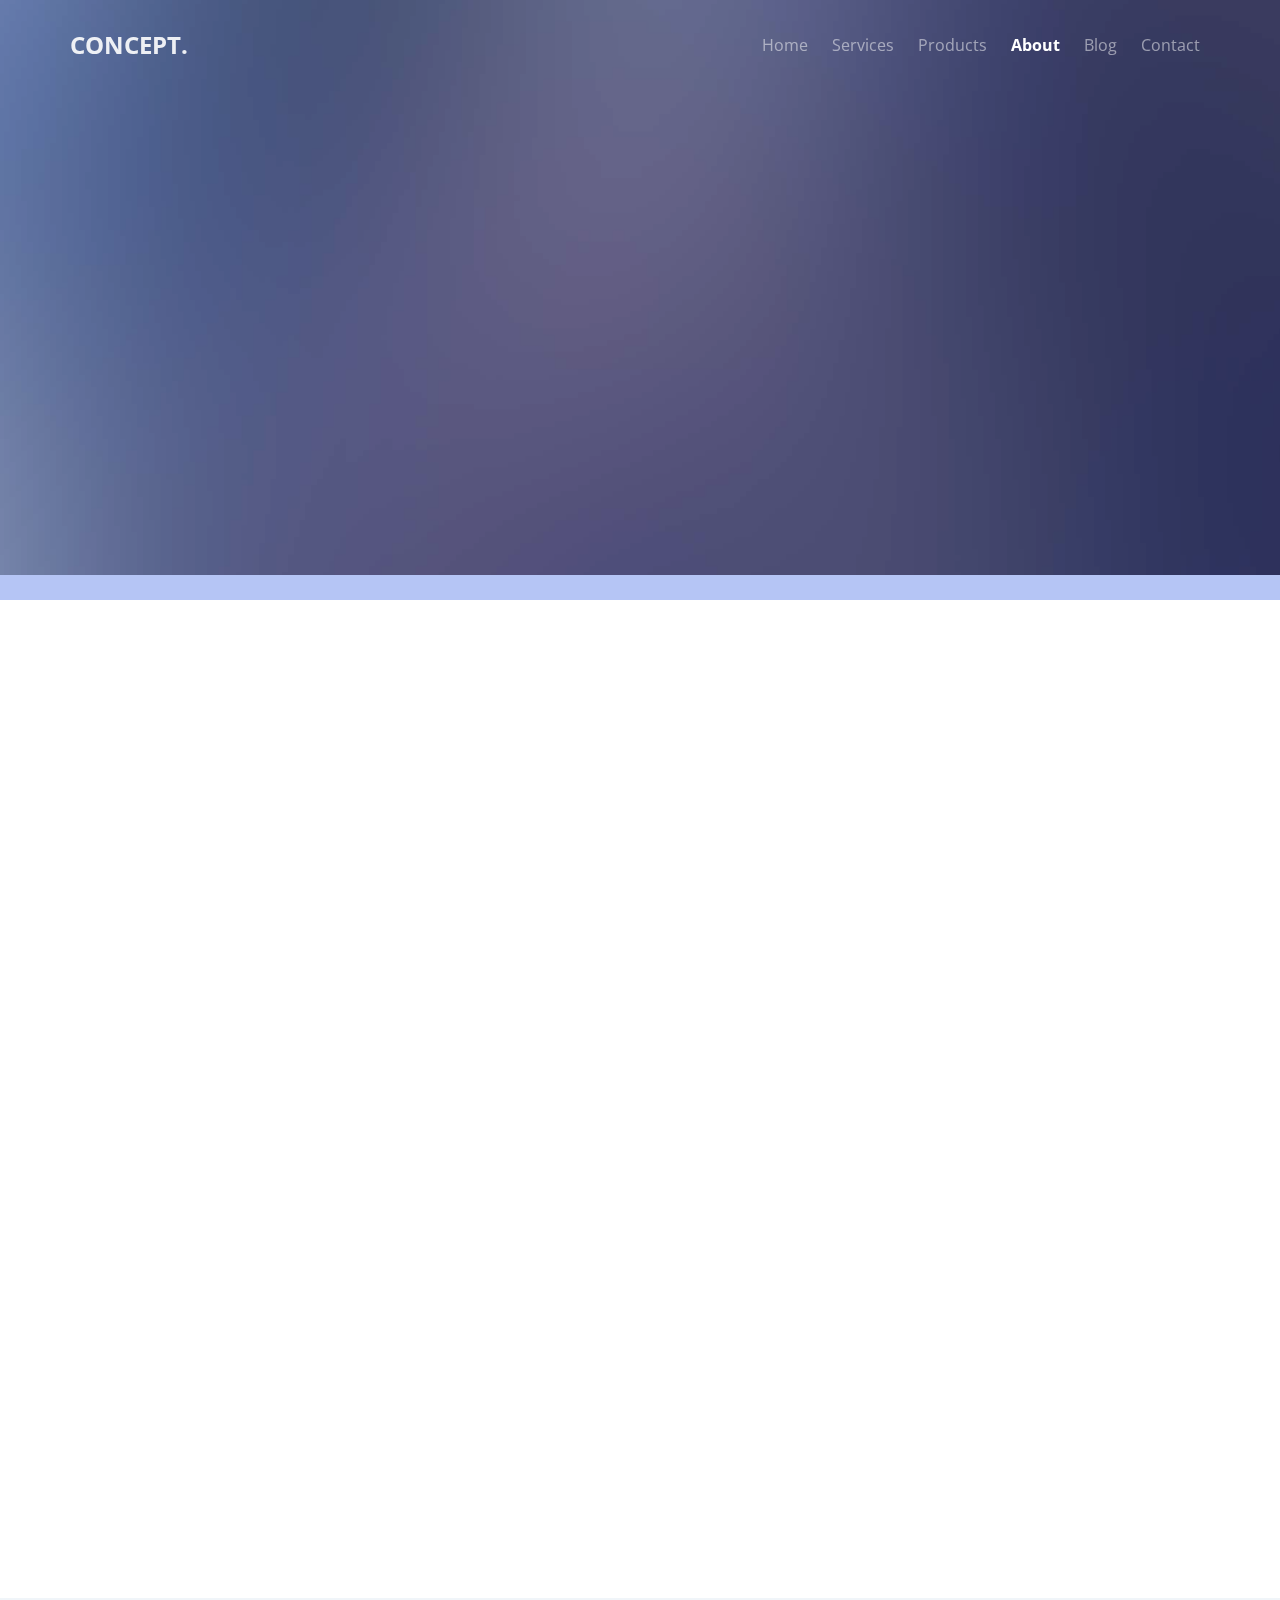
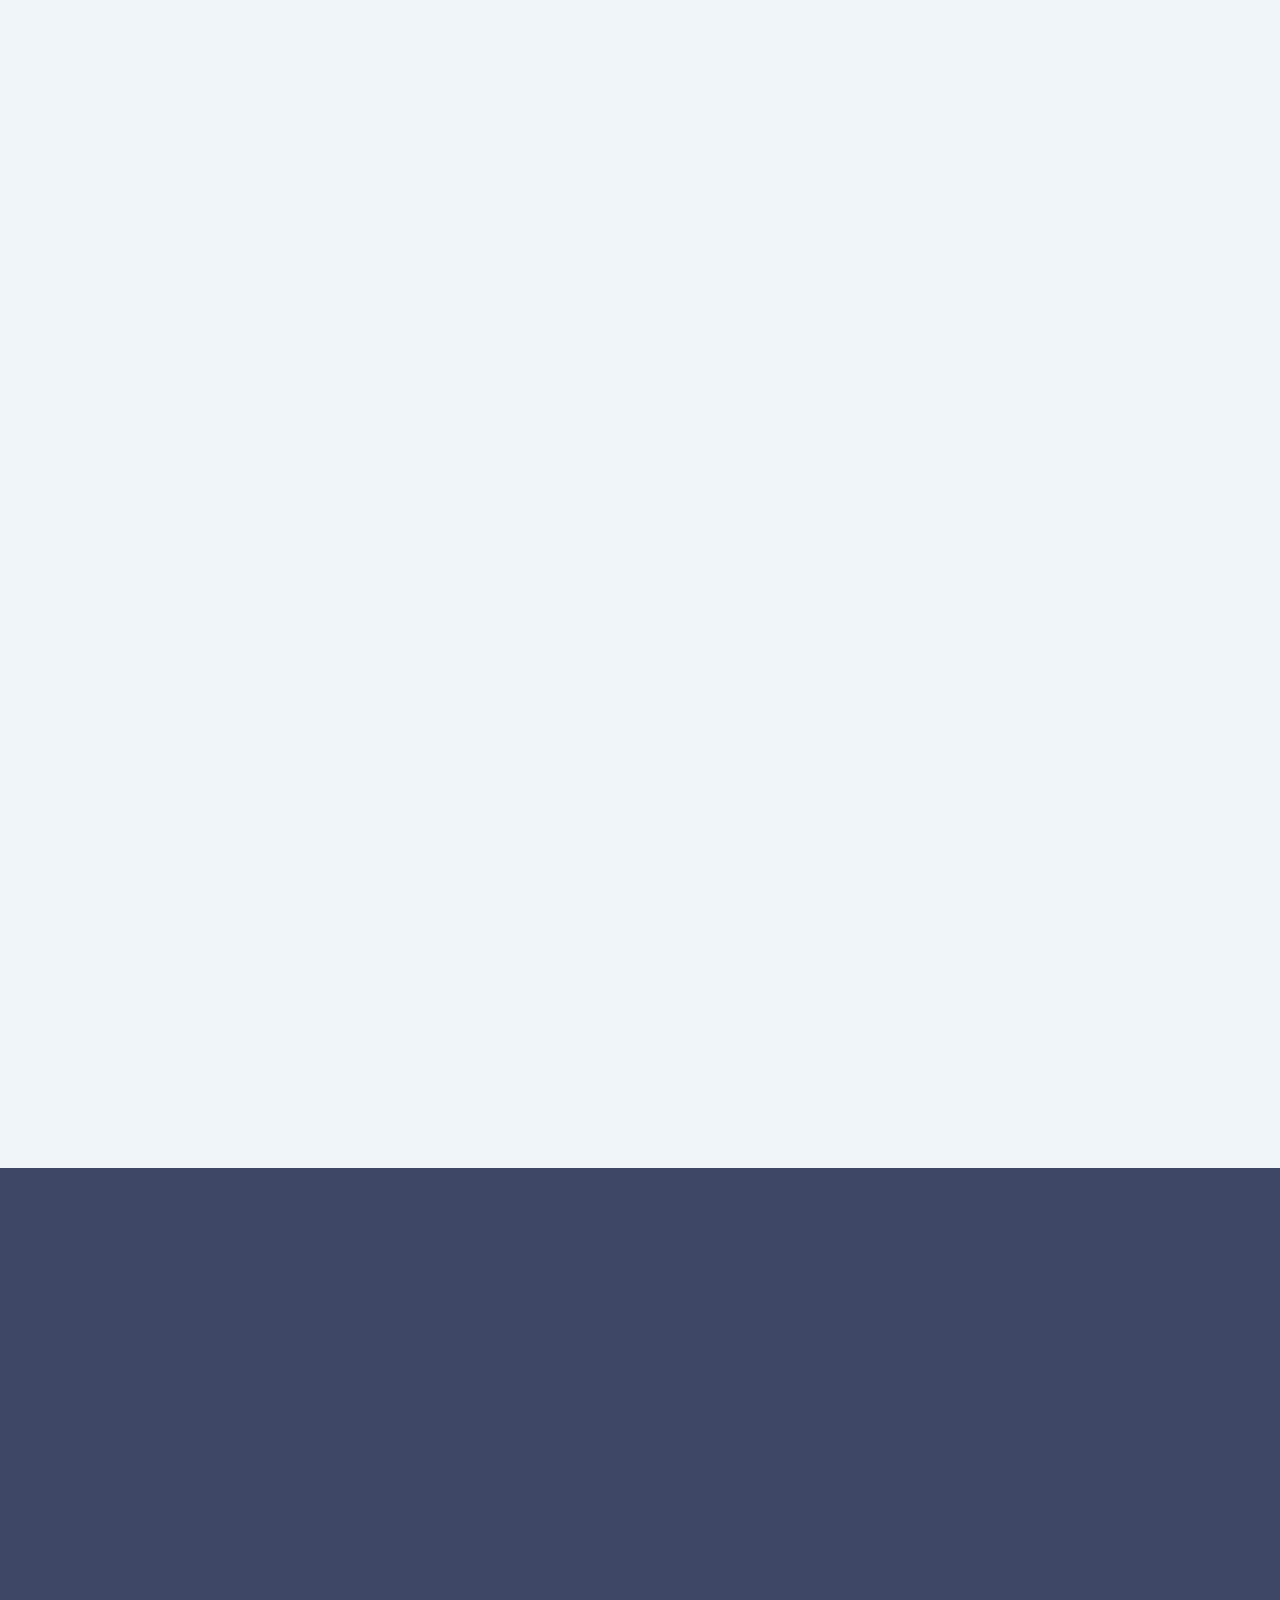
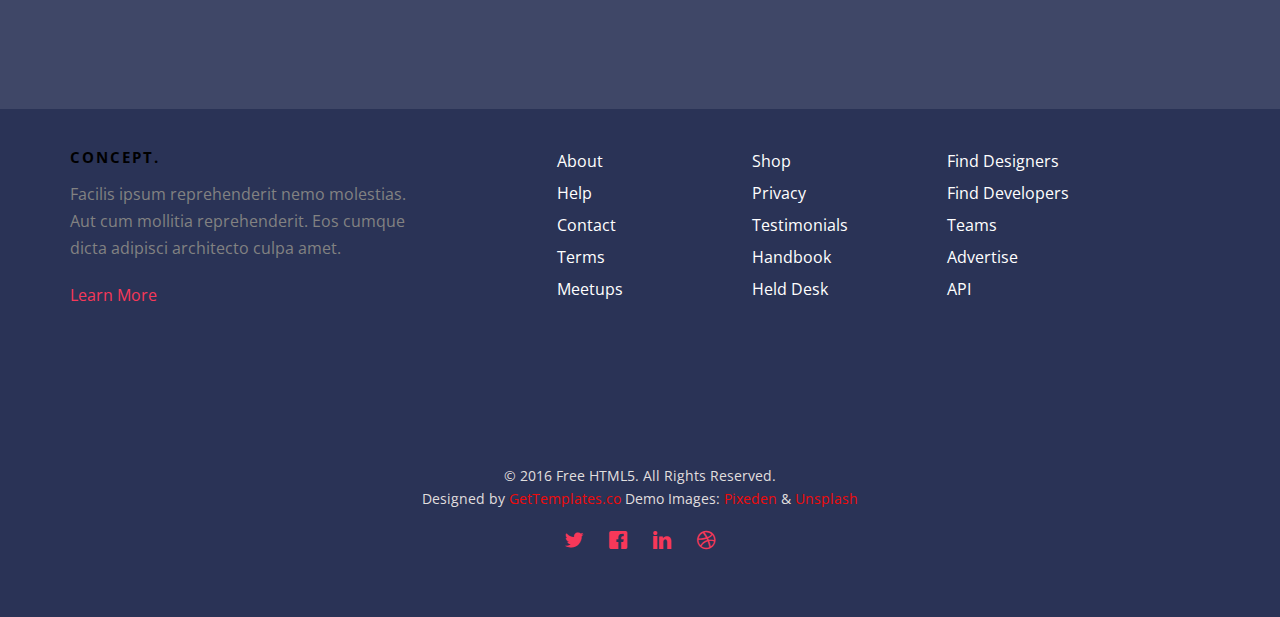
<file: concept/about.html>
<!DOCTYPE HTML>
<!--
	Concept by gettemplates.co
	Twitter: http://twitter.com/gettemplateco
	URL: http://gettemplates.co
-->
<html>
	<head>
	<meta charset="utf-8">
	<meta http-equiv="X-UA-Compatible" content="IE=edge">
	<title>Kojima Lab</title>
	<meta name="viewport" content="width=device-width, initial-scale=1">
	<meta name="description" content="Free HTML5 Website Template by gettemplates.co" />
	<meta name="keywords" content="free website templates, free html5, free template, free bootstrap, free website template, html5, css3, mobile first, responsive" />
	<meta name="author" content="gettemplates.co" />

  	<!-- Facebook and Twitter integration -->
	<meta property="og:title" content=""/>
	<meta property="og:image" content=""/>
	<meta property="og:url" content=""/>
	<meta property="og:site_name" content=""/>
	<meta property="og:description" content=""/>
	<meta name="twitter:title" content="" />
	<meta name="twitter:image" content="" />
	<meta name="twitter:url" content="" />
	<meta name="twitter:card" content="" />

	<link href="https://fonts.googleapis.com/css?family=Open+Sans:300,400,700" rel="stylesheet">
	
	<!-- Animate.css -->
	<link rel="stylesheet" href="css/animate.css">
	<!-- Icomoon Icon Fonts-->
	<link rel="stylesheet" href="css/icomoon.css">
	<!-- Bootstrap  -->
	<link rel="stylesheet" href="css/bootstrap.css">

	<!-- Magnific Popup -->
	<link rel="stylesheet" href="css/magnific-popup.css">

	<!-- Theme style  -->
	<link rel="stylesheet" href="css/style.css">

	<!-- Modernizr JS -->
	<script src="js/modernizr-2.6.2.min.js"></script>
	<!-- FOR IE9 below -->
	<!--[if lt IE 9]>
	<script src="js/respond.min.js"></script>
	<![endif]-->

	</head>
	<body>
		
	<div class="fh5co-loader"></div>
	
	<div id="page">
	<nav class="fh5co-nav" role="navigation">
		<div class="container">
			<div class="row">
				<div class="col-xs-2 text-left">
					<div id="fh5co-logo"><a href="index.html">Concept<span>.</span></a></div>
				</div>
				<div class="col-xs-10 text-right menu-1">
					<ul>
						<li><a href="index.html">Home</a></li>
						<li class="has-dropdown">
							<a href="services.html">Services</a>
							<ul class="dropdown">
								<li><a href="#">Web Design</a></li>
								<li><a href="#">eCommerce</a></li>
								<li><a href="#">Branding</a></li>
								<li><a href="#">API</a></li>
							</ul>
						</li>

						<li><a href="products.html">Products</a></li>
						<li class="active"><a href="about.html">About</a></li>
						<li><a href="blog.html">Blog</a></li>
						<li><a href="contact.html">Contact</a></li>
					</ul>
				</div>
			</div>
			
		</div>
	</nav>

	<header id="fh5co-header" class="fh5co-cover fh5co-cover-sm" role="banner" style="background-image:url(images/img_bg_1.jpg);" data-stellar-background-ratio="0.5">
		<div class="overlay"></div>
		<div class="container">
			<div class="row">
				<div class="col-md-7 text-left">
					<div class="display-t">
						<div class="display-tc animate-box" data-animate-effect="fadeInUp">
							<h1 class="mb30">About Us</h1>
						</div>
					</div>
				</div>
			</div>
		</div>
	</header>

	

	<div id="fh5co-team">
		<div class="container">
			<div class="row animate-box row-pb-md">
				<div class="col-md-8 col-md-offset-2 text-left fh5co-heading">
					<span>Productive Staff</span>
					<h2>Meet Our Staff</h2>
					<p>Dignissimos asperiores vitae velit veniam totam fuga molestias accusamus alias autem provident. Odit ab aliquam dolor eius.</p>
				</div>
			</div>
			<div class="row">
				<div class="col-md-4 col-sm-4 animate-box" data-animate-effect="fadeIn">
					<div class="fh5co-staff">
						<img src="images/person1.jpg" alt="Free HTML5 Templates by gettemplates.co">
						<h3>Jean Smith</h3>
						<strong class="role">Web Designer</strong>
						<p>Quos quia provident consequuntur culpa facere ratione maxime commodi voluptates id repellat velit eaque aspernatur expedita. Possimus itaque adipisci.</p>
						<ul class="fh5co-social-icons">
							<li><a href="#"><i class="icon-facebook"></i></a></li>
							<li><a href="#"><i class="icon-twitter"></i></a></li>
							<li><a href="#"><i class="icon-dribbble"></i></a></li>
							<li><a href="#"><i class="icon-github"></i></a></li>
						</ul>
					</div>
				</div>
				<div class="col-md-4 col-sm-4 animate-box" data-animate-effect="fadeIn">
					<div class="fh5co-staff">
						<img src="images/person2.jpg" alt="Free HTML5 Templates by gettemplates.co">
						<h3>Hush Raven</h3>
						<strong class="role">Front-end Developer</strong>
						<p>Quos quia provident consequuntur culpa facere ratione maxime commodi voluptates id repellat velit eaque aspernatur expedita. Possimus itaque adipisci.</p>
						<ul class="fh5co-social-icons">
							<li><a href="#"><i class="icon-facebook"></i></a></li>
							<li><a href="#"><i class="icon-twitter"></i></a></li>
							<li><a href="#"><i class="icon-dribbble"></i></a></li>
							<li><a href="#"><i class="icon-github"></i></a></li>
						</ul>
					</div>
				</div>
				<div class="col-md-4 col-sm-4 animate-box" data-animate-effect="fadeIn">
					<div class="fh5co-staff">
						<img src="images/person3.jpg" alt="Free HTML5 Templates by gettemplates.co">
						<h3>Alex King</h3>
						<strong class="role">Back-end Developer</strong>
						<p>Quos quia provident consequuntur culpa facere ratione maxime commodi voluptates id repellat velit eaque aspernatur expedita. Possimus itaque adipisci.</p>
						<ul class="fh5co-social-icons">
							<li><a href="#"><i class="icon-facebook"></i></a></li>
							<li><a href="#"><i class="icon-twitter"></i></a></li>
							<li><a href="#"><i class="icon-dribbble"></i></a></li>
							<li><a href="#"><i class="icon-github"></i></a></li>
						</ul>
					</div>
				</div>
			</div>
		</div>
	</div>

	<div id="fh5co-testimonial" class="fh5co-bg-section">
		<div class="container">
			<div class="row animate-box row-pb-md">
				<div class="col-md-8 col-md-offset-2 text-left fh5co-heading">
					<span>You deserved happiness</span>
					<h2>Happy Clients</h2>
					<p>Dignissimos asperiores vitae velit veniam totam fuga molestias accusamus alias autem provident. Odit ab aliquam dolor eius.</p>
				</div>
			</div>
			<div class="row">
				<div class="col-md-6 animate-box">
					<div class="testimonial">
						<blockquote>
							<p>&ldquo;Facilis ipsum reprehenderit nemo molestias. Aut cum mollitia reprehenderit. Eos cumque dicta adipisci architecto culpa amet.&rdquo;</p>
							<p class="author"> <img src="images/person1.jpg" alt="Free HTML5 Bootstrap Template by gettemplates.co"> <cite>&mdash; Mike Adam</cite></p>
						</blockquote>
					</div>

					<div class="testimonial fh5co-selected">
						<blockquote>
							<p>&ldquo;Dignissimos asperiores vitae velit veniam totam fuga molestias accusamus alias autem provident. Odit ab aliquam dolor eius. Facilis ipsum reprehenderit nemo molestias. Aut cum mollitia reprehenderit. Eos cumque dicta adipisci architecto culpa amet.&rdquo;</p>
							<p class="author"><img src="images/person2.jpg" alt="Free HTML5 Bootstrap Template by gettemplates.co"> <cite>&mdash; Eric Miller</cite></p>
						</blockquote>
					</div>
				</div>

				<div class="col-md-6 animate-box">
					<div class="testimonial fh5co-selected">
						<blockquote>
							<p>&ldquo;Dignissimos asperiores vitae velit veniam totam fuga molestias accusamus alias autem provident. Odit ab aliquam dolor eius. Facilis ipsum reprehenderit nemo molestias. Aut cum mollitia reprehenderit. Eos cumque dicta adipisci architecto culpa amet.&rdquo;</p>
							<p class="author"><img src="images/person3.jpg" alt="Free HTML5 Bootstrap Template by gettemplates.co"> <cite>&mdash; Eric Miller</cite></p>
						</blockquote>
					</div>

					<div class="testimonial">
						<blockquote>
							<p>&ldquo;Facilis ipsum reprehenderit nemo molestias. Aut cum mollitia reprehenderit. Eos cumque dicta adipisci architecto culpa amet.&rdquo;</p>
							<p class="author"><img src="images/person1.jpg" alt="Free HTML5 Bootstrap Template by gettemplates.co"> <cite>&mdash; Mike Adam</cite></p>
						</blockquote>
					</div>

				</div>

				

			</div>
		</div>
	</div>



	
	<div id="fh5co-started">
		<div class="container">
			<div class="row animate-box">
				<div class="col-md-8 col-md-offset-2 text-center fh5co-heading">
					<span>Let's work together</span>
					<h2>Try this template for free</h2>
					<p>Dignissimos asperiores vitae velit veniam totam fuga molestias accusamus alias autem provident. Odit ab aliquam dolor eius.</p>
					<p><button type="submit" class="btn btn-default">Get In Touch</button></p>
				</div>
			</div>
		</div>
	</div>

	<footer id="fh5co-footer" role="contentinfo">
		<div class="container">
			<div class="row row-pb-md">
				<div class="col-md-4 fh5co-widget ">
					<h3>Concept.</h3>
					<p>Facilis ipsum reprehenderit nemo molestias. Aut cum mollitia reprehenderit. Eos cumque dicta adipisci architecto culpa amet.</p>
					<p><a href="#">Learn More</a></p>
				</div>
				<div class="col-md-2 col-sm-4 col-xs-6 col-md-push-1 ">
					<ul class="fh5co-footer-links">
						<li><a href="#">About</a></li>
						<li><a href="#">Help</a></li>
						<li><a href="#">Contact</a></li>
						<li><a href="#">Terms</a></li>
						<li><a href="#">Meetups</a></li>
					</ul>
				</div>

				<div class="col-md-2 col-sm-4 col-xs-6 col-md-push-1 ">
					<ul class="fh5co-footer-links">
						<li><a href="#">Shop</a></li>
						<li><a href="#">Privacy</a></li>
						<li><a href="#">Testimonials</a></li>
						<li><a href="#">Handbook</a></li>
						<li><a href="#">Held Desk</a></li>
					</ul>
				</div>

				<div class="col-md-2 col-sm-4 col-xs-6 col-md-push-1 ">
					<ul class="fh5co-footer-links">
						<li><a href="#">Find Designers</a></li>
						<li><a href="#">Find Developers</a></li>
						<li><a href="#">Teams</a></li>
						<li><a href="#">Advertise</a></li>
						<li><a href="#">API</a></li>
					</ul>
				</div>
			</div>

			<div class="row copyright">
				<div class="col-md-12 text-center">
					<p>
						<small class="block">&copy; 2016 Free HTML5. All Rights Reserved.</small> 
						<small class="block">Designed by <a href="http://gettemplates.co/" target="_blank">GetTemplates.co</a> Demo Images: <a href="http://pixeden.com/" target="_blank">Pixeden</a> &amp; <a href="http://unsplash.com/" target="_blank">Unsplash</a></small>
					</p>
					<p>
						<ul class="fh5co-social-icons">
							<li><a href="#"><i class="icon-twitter"></i></a></li>
							<li><a href="#"><i class="icon-facebook"></i></a></li>
							<li><a href="#"><i class="icon-linkedin"></i></a></li>
							<li><a href="#"><i class="icon-dribbble"></i></a></li>
						</ul>
					</p>
				</div>
			</div>

		</div>
	</footer>
	</div>

	<div class="gototop js-top">
		<a href="#" class="js-gotop"><i class="icon-arrow-up"></i></a>
	</div>
	
	<!-- jQuery -->
	<script src="js/jquery.min.js"></script>
	<!-- jQuery Easing -->
	<script src="js/jquery.easing.1.3.js"></script>
	<!-- Bootstrap -->
	<script src="js/bootstrap.min.js"></script>
	<!-- Waypoints -->
	<script src="js/jquery.waypoints.min.js"></script>
	<!-- countTo -->
	<script src="js/jquery.countTo.js"></script>
	<!-- Magnific Popup -->
	<script src="js/jquery.magnific-popup.min.js"></script>
	<script src="js/magnific-popup-options.js"></script>
	<!-- Stellar -->
	<script src="js/jquery.stellar.min.js"></script>
	<!-- Main -->
	<script src="js/main.js"></script>

	</body>
</html>
</file>
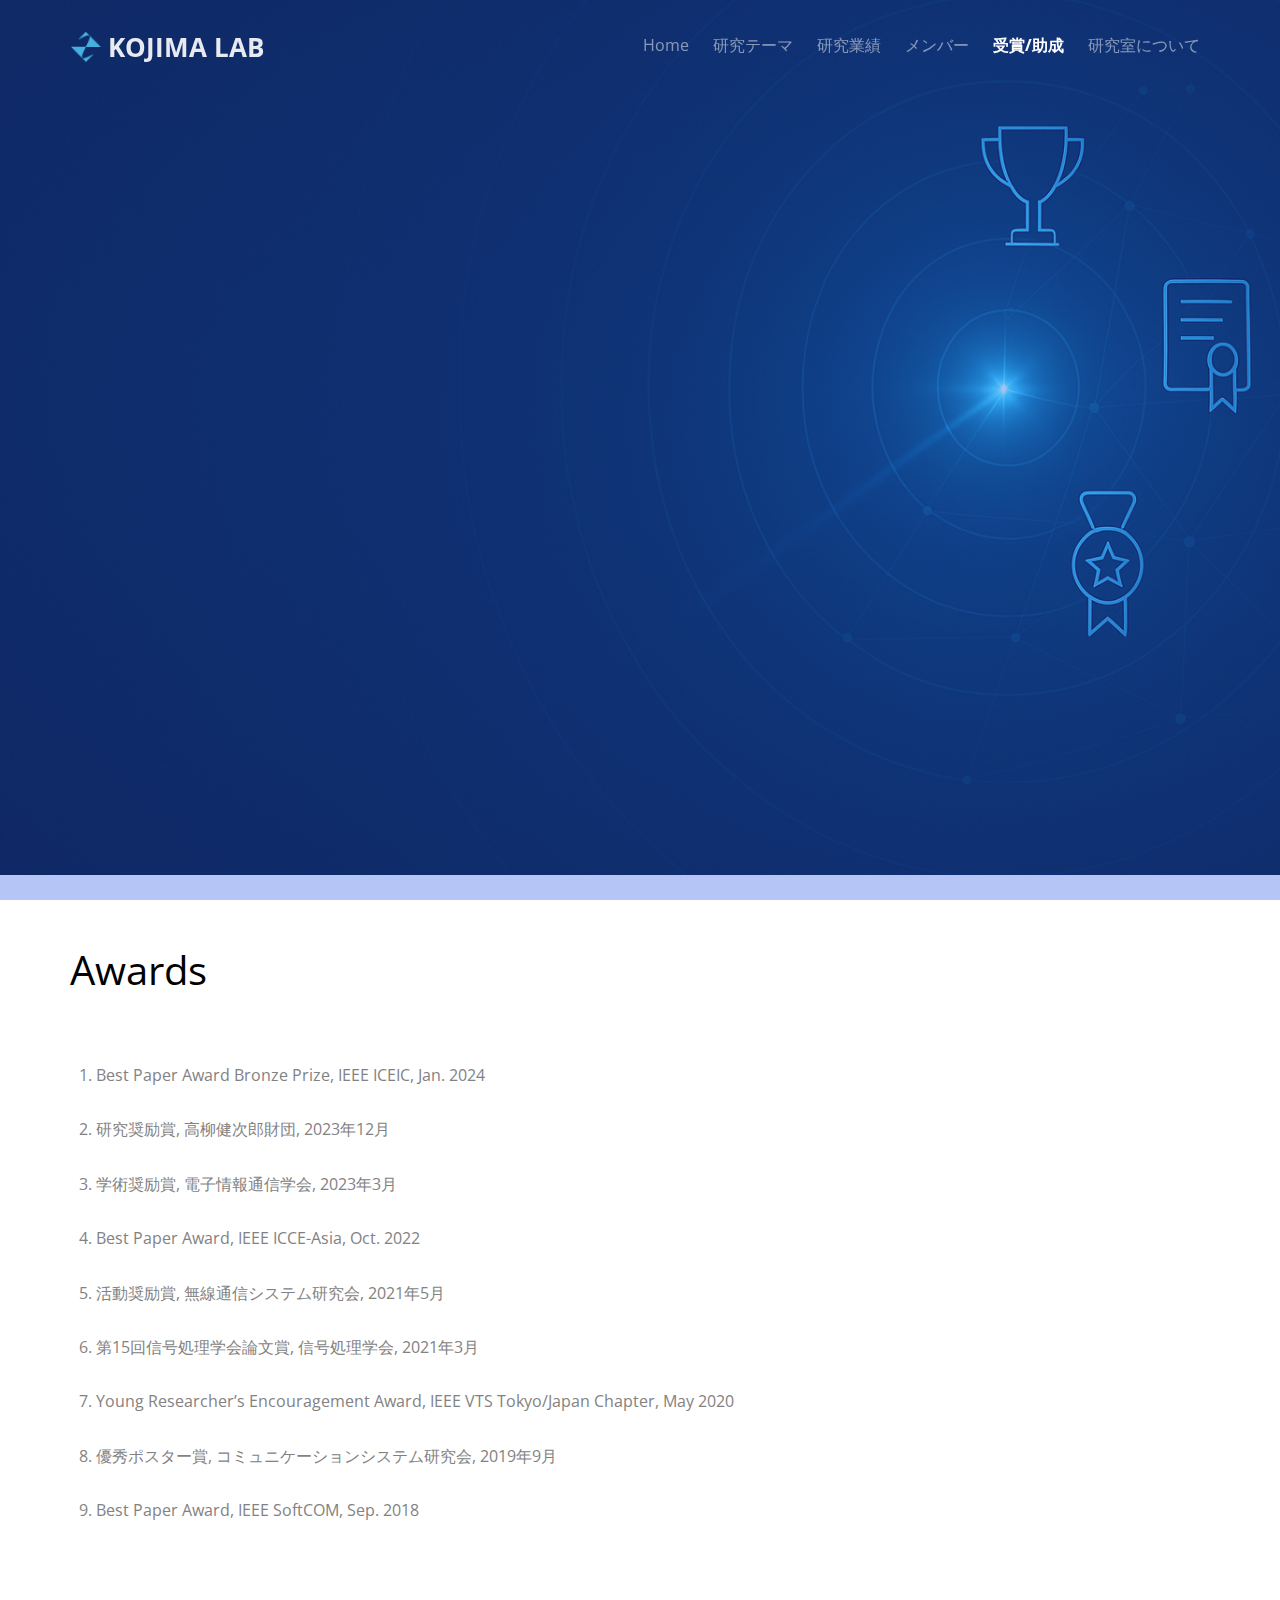
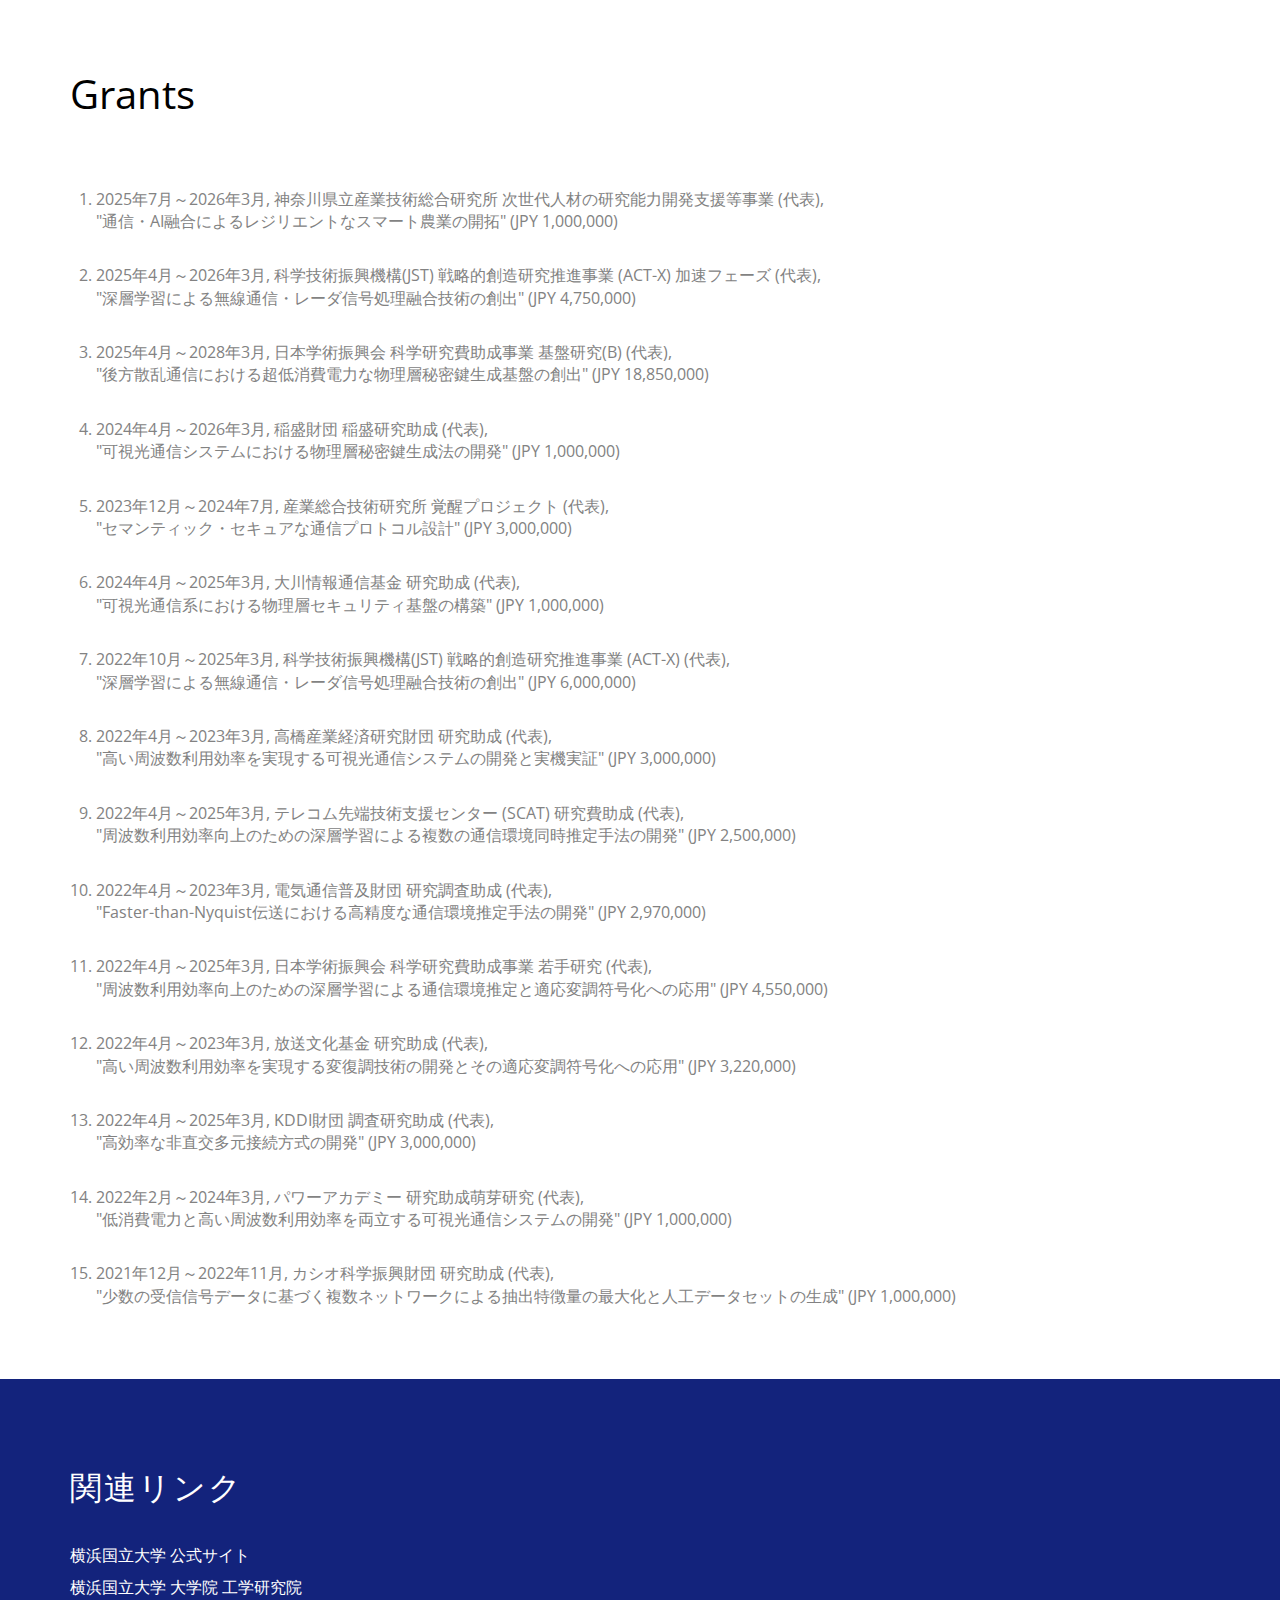
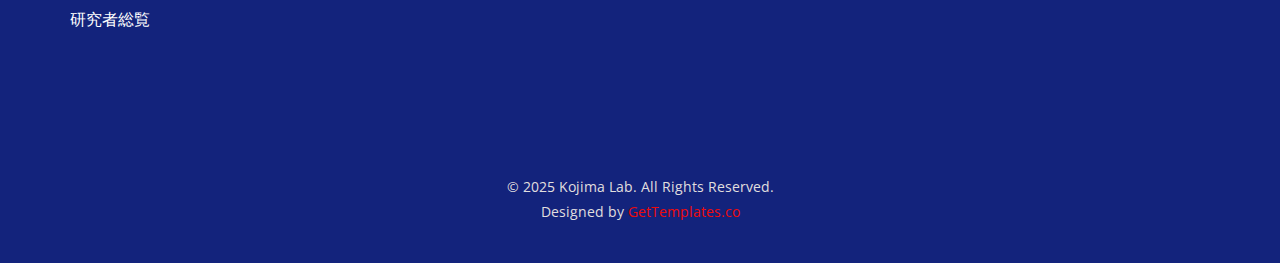
<file: concept/award&grant.html>
<!DOCTYPE HTML>
<!--
	Concept by gettemplates.co
	Twitter: http://twitter.com/gettemplateco
	URL: http://gettemplates.co
-->
<html>
	<head>
	<!-- Google tag (gtag.js) -->
	<script async src="https://www.googletagmanager.com/gtag/js?id=G-PTXJ1903ZF"></script>
	<script>
	  window.dataLayer = window.dataLayer || [];
	  function gtag(){dataLayer.push(arguments);}
	  gtag('js', new Date());

	  gtag('config', 'G-PTXJ1903ZF');
	</script>
	
	<meta charset="utf-8">
	<meta http-equiv="X-UA-Compatible" content="IE=edge">
	<title>Kojima Lab</title>
	<link rel="icon" type="image/png" href="images/KojimaLab_logo.png">
	<meta name="viewport" content="width=device-width, initial-scale=1">
	<meta name="description" content="横浜国立大学小島研究室の公式サイト。物理層鍵生成・セマンティック通信などの研究紹介と業績一覧。" />
	<meta name="keywords" content="free website templates, free html5, free template, free bootstrap, free website template, html5, css3, mobile first, responsive" />
	<meta name="author" content="gettemplates.co" />

  	<!-- Facebook and Twitter integration -->
	<meta property="og:title" content=""/>
	<meta property="og:image" content=""/>
	<meta property="og:url" content=""/>
	<meta property="og:site_name" content=""/>
	<meta property="og:description" content=""/>
	<meta name="twitter:title" content="" />
	<meta name="twitter:image" content="" />
	<meta name="twitter:url" content="" />
	<meta name="twitter:card" content="" />

	<link href="https://fonts.googleapis.com/css?family=Open+Sans:300,400,700" rel="stylesheet">
	
	<!-- Animate.css -->
	<link rel="stylesheet" href="css/animate.css">
	<!-- Icomoon Icon Fonts-->
	<link rel="stylesheet" href="css/icomoon.css">
	<!-- Bootstrap  -->
	<link rel="stylesheet" href="css/bootstrap.css">

	<!-- Magnific Popup -->
	<link rel="stylesheet" href="css/magnific-popup.css">

	<!-- Theme style  -->
	<link rel="stylesheet" href="css/style.css">
	
	<link rel="stylesheet"
      href="https://cdnjs.cloudflare.com/ajax/libs/font-awesome/6.5.0/css/all.min.css">

	<!-- Cache Buster - キャッシュ管理 (最優先ロード) -->
	<script src="js/cache-buster.js"></script>

	<!-- Modernizr JS -->
	<script src="js/modernizr-2.6.2.min.js"></script>
	<!-- FOR IE9 below -->
	<!--[if lt IE 9]>
	<script src="js/respond.min.js"></script>
	<![endif]-->

	</head>
	<body class="award-page">
		
	<div class="fh5co-loader"></div>
	
	<div id="page">
	<nav class="fh5co-nav" role="navigation">
		<div class="container">
			<div class="row">
				<div class="col-xs-2 text-left">
					<div id="fh5co-logo">
						<a href="index.html" class="logo-link">
						  <img src="images/KojimaLab_logo.png" alt="Lab logo" class="logo-icon">
						  <span class="logo-text">Kojima&nbsp;Lab</span>
						</a>
					  </div>
				</div>
				<div class="col-xs-10 text-right menu-1">
					<ul>
						<li><a href="index.html">Home</a></li>
						<li class="has-dropdown">
							<a href="research.html">研究テーマ</a>
							<!--<ul class="dropdown">
								<li><a href="#">Semantic Communication</a></li>
								<li><a href="#">Physical Layer Security</a></li>
								<li><a href="#">Backscatter Communication</a></li>
								<li><a href="#">Stacked RIS</a></li>
							</ul>-->
						</li>

						<li><a href="publication.html">研究業績</a></li>
						<li><a href="member.html">メンバー</a></li>
						<li class="active"><a href="award&grant.html">受賞/助成</a></li>
						<li><a href="aboutlab.html">研究室について</a></li>
					</ul>
				</div>
			</div>
			
		</div>
	</nav>

	<header id="fh5co-header" class="fh5co-cover" style="background-image:url(images/back_award.png);" data-stellar-background-ratio="0.5">
		<div class="overlay"></div>
		<div class="container">
			<div class="row">
				<div class="col-md-7 text-left">
					<div class="display-t">
						<div class="display-tc animate-box" data-animate-effect="fadeInUp">
							<h1 class="mb30 typewriter" id="main-title" data-title="Awards">
								<div class="typing-line">
									<span class="typing-text" id="line1"></span>
									<span class="cursor" id="cursor1"></span>
								</div>
							</h1>
							<h3 class="lab-jp">受賞＆研究助成</h3>
						</div>
					</div>
				</div>
			</div>
		</div>
	</header>

	<!-- ================== 受賞歴 ================== -->
<section id="awards" class="border-bottom">
	<div class="container">
  
	  <!-- 見出し -->
	  <div class="row row-pb-sm">
		<div class="col-md-12 text-left fh5co-heading mt40">
			<h2 class="section-title section-title-sm">Awards</h2>
		</div>
	  </div>
  
	  <!-- リスト -->
	  <div class="row"><div class="col-md-12">
		<ol class="award-list">
			<li>Best Paper Award Bronze Prize, IEEE ICEIC, Jan. 2024</li>
		  	<li>研究奨励賞, 高柳健次郎財団, 2023年12月</li>
		  	<li>学術奨励賞, 電子情報通信学会, 2023年3月</li>
			<li>Best Paper Award, IEEE ICCE-Asia, Oct. 2022</li>
		  	<li>活動奨励賞, 無線通信システム研究会, 2021年5月</li>
		  	<li>第15回信号処理学会論文賞, 信号処理学会, 2021年3月</li>
		  	<li>Young Researcher’s Encouragement Award,  IEEE VTS Tokyo/Japan Chapter, May 2020</li>
		  	<li>優秀ポスター賞, コミュニケーションシステム研究会, 2019年9月</li>
		  	<li>Best Paper Award, IEEE SoftCOM, Sep. 2018</li>
		  	<!-- 新しい順に追加 -->
		</ol>
	  </div></div>
  
	</div>
  </section>
  
  <!-- ================== 研究費獲得歴 ================== -->
  <section id="grants" class="border-bottom">
	<div class="container">
  
	  <div class="row row-pb-sm">
		<div class="col-md-12 text-left fh5co-heading mt40">
		  <h2 class="mb30 section-title section-title-sm">Grants</h2>
		</div>
	  </div>
  
	  <div class="row"><div class="col-md-12">
		<ol class="grant-list">
		  <li>2025年7月～2026年3月, 神奈川県立産業技術総合研究所 次世代人材の研究能力開発支援等事業 (代表), <br>"通信・AI融合によるレジリエントなスマート農業の開拓" (JPY 1,000,000)</li>
		  <li>2025年4月～2026年3月, 科学技術振興機構(JST) 戦略的創造研究推進事業 (ACT-X) 加速フェーズ (代表), <br>"深層学習による無線通信・レーダ信号処理融合技術の創出" (JPY 4,750,000)</li>
		  <li>2025年4月～2028年3月, 日本学術振興会 科学研究費助成事業 基盤研究(B) (代表), <br>"後方散乱通信における超低消費電力な物理層秘密鍵生成基盤の創出" (JPY 18,850,000)</li>
		  <li>2024年4月～2026年3月, 稲盛財団 稲盛研究助成 (代表), <br>"可視光通信システムにおける物理層秘密鍵生成法の開発" (JPY 1,000,000)</li>
		  <li>2023年12月～2024年7月, 産業総合技術研究所 覚醒プロジェクト (代表), <br>"セマンティック・セキュアな通信プロトコル設計" (JPY 3,000,000)</li>
		  <li>2024年4月～2025年3月, 大川情報通信基金 研究助成 (代表), <br>"可視光通信系における物理層セキュリティ基盤の構築" (JPY 1,000,000)</li>
		  <li>2022年10月～2025年3月, 科学技術振興機構(JST) 戦略的創造研究推進事業 (ACT-X) (代表), <br>"深層学習による無線通信・レーダ信号処理融合技術の創出" (JPY 6,000,000)</li>
		  <li>2022年4月～2023年3月, 高橋産業経済研究財団 研究助成 (代表), <br>"高い周波数利用効率を実現する可視光通信システムの開発と実機実証" (JPY 3,000,000)</li>
		  <li>2022年4月～2025年3月, テレコム先端技術支援センター (SCAT) 研究費助成 (代表), <br>"周波数利用効率向上のための深層学習による複数の通信環境同時推定手法の開発" (JPY 2,500,000)</li>
		  <li>2022年4月～2023年3月, 電気通信普及財団 研究調査助成 (代表), <br>"Faster-than-Nyquist伝送における高精度な通信環境推定手法の開発" (JPY 2,970,000)</li>
		  <li>2022年4月～2025年3月, 日本学術振興会 科学研究費助成事業 若手研究 (代表), <br>"周波数利用効率向上のための深層学習による通信環境推定と適応変調符号化への応用" (JPY 4,550,000)</li>
		  <li>2022年4月～2023年3月, 放送文化基金 研究助成 (代表), <br>"高い周波数利用効率を実現する変復調技術の開発とその適応変調符号化への応用" (JPY 3,220,000)</li>
		  <li>2022年4月～2025年3月, KDDI財団 調査研究助成 (代表), <br>"高効率な非直交多元接続方式の開発" (JPY 3,000,000)</li>
		  <li>2022年2月～2024年3月, パワーアカデミー 研究助成萌芽研究 (代表), <br>"低消費電力と高い周波数利用効率を両立する可視光通信システムの開発" (JPY 1,000,000)</li>
		  <li>2021年12月～2022年11月, カシオ科学振興財団 研究助成 (代表), <br>"少数の受信信号データに基づく複数ネットワークによる抽出特徴量の最大化と人工データセットの生成" (JPY 1,000,000)</li>
		  <!-- 追記 -->
		</ol>
	  </div></div>
  
	</div>
  </section>
	
	










	<footer id="fh5co-footer" class="bg-dark" role="contentinfo">
		<div class="container">
	  
			<div class="row row-pb-md">
	  
				<!-- 関連リンク：1 カラム -->
				<div class="col-md-4 col-sm-6 fh5co-widget">
			  		<h3 class="footer-title">関連リンク</h3>
			  		<ul class="fh5co-footer-links">
						<li><a href="https://www.ynu.ac.jp/" target="_blank">横浜国立大学 公式サイト</a></li>
						<li><a href="https://www.fse.ynu.ac.jp/" target="_blank">横浜国立大学 大学院 工学研究院</a></li>
						<li><a href="https://er-web.ynu.ac.jp/html/KOJIMA_Shun/ja.html" target="_blank">研究者総覧</a></li>
			  		</ul>
				</div>
	  
				<!-- 追加で列を並べたいときは ↓ をコピーして col‑md‑2/3 等に変更 -->
				<!--
				<div class="col-md-4 col-sm-6 fh5co-widget">
			  		<h3 class="footer-title">学会リンク</h3>
			  		<ul class="fh5co-footer-links">
						<li><a href="#">リンク A</a></li>
						…
			  		</ul>
				</div>
				-->
	  
		  	</div><!-- /.row -->
	  
		  	<div class="row copyright">
				<div class="col-md-12 text-center">
			  	<small>&copy; 2025 Kojima Lab. All Rights Reserved.</small>
				  <small class="block">Designed by <a href="http://gettemplates.co/" 
					target="_blank">GetTemplates.co</a> </small>
				</div>
		  	</div>
	  
			</div><!-- /.container -->
	</footer>

	</div>

	<div class="gototop js-top">
		<a href="#" class="js-gotop"><i class="icon-arrow-up"></i></a>
	</div>
	
	<!-- jQuery -->
	<script src="js/jquery.min.js"></script>
	<!-- jQuery Easing -->
	<script src="js/jquery.easing.1.3.js"></script>
	<!-- Bootstrap -->
	<script src="js/bootstrap.min.js"></script>
	<!-- Waypoints -->
	<script src="js/jquery.waypoints.min.js"></script>
	<!-- countTo -->
	<script src="js/jquery.countTo.js"></script>
	<!-- Magnific Popup -->
	<script src="js/jquery.magnific-popup.min.js"></script>
	<script src="js/magnific-popup-options.js"></script>
	<!-- Stellar -->
	<script src="js/jquery.stellar.min.js"></script>
	<!-- Main -->
	<script src="js/main.js"></script>
	

	</body>
</html>
</file>
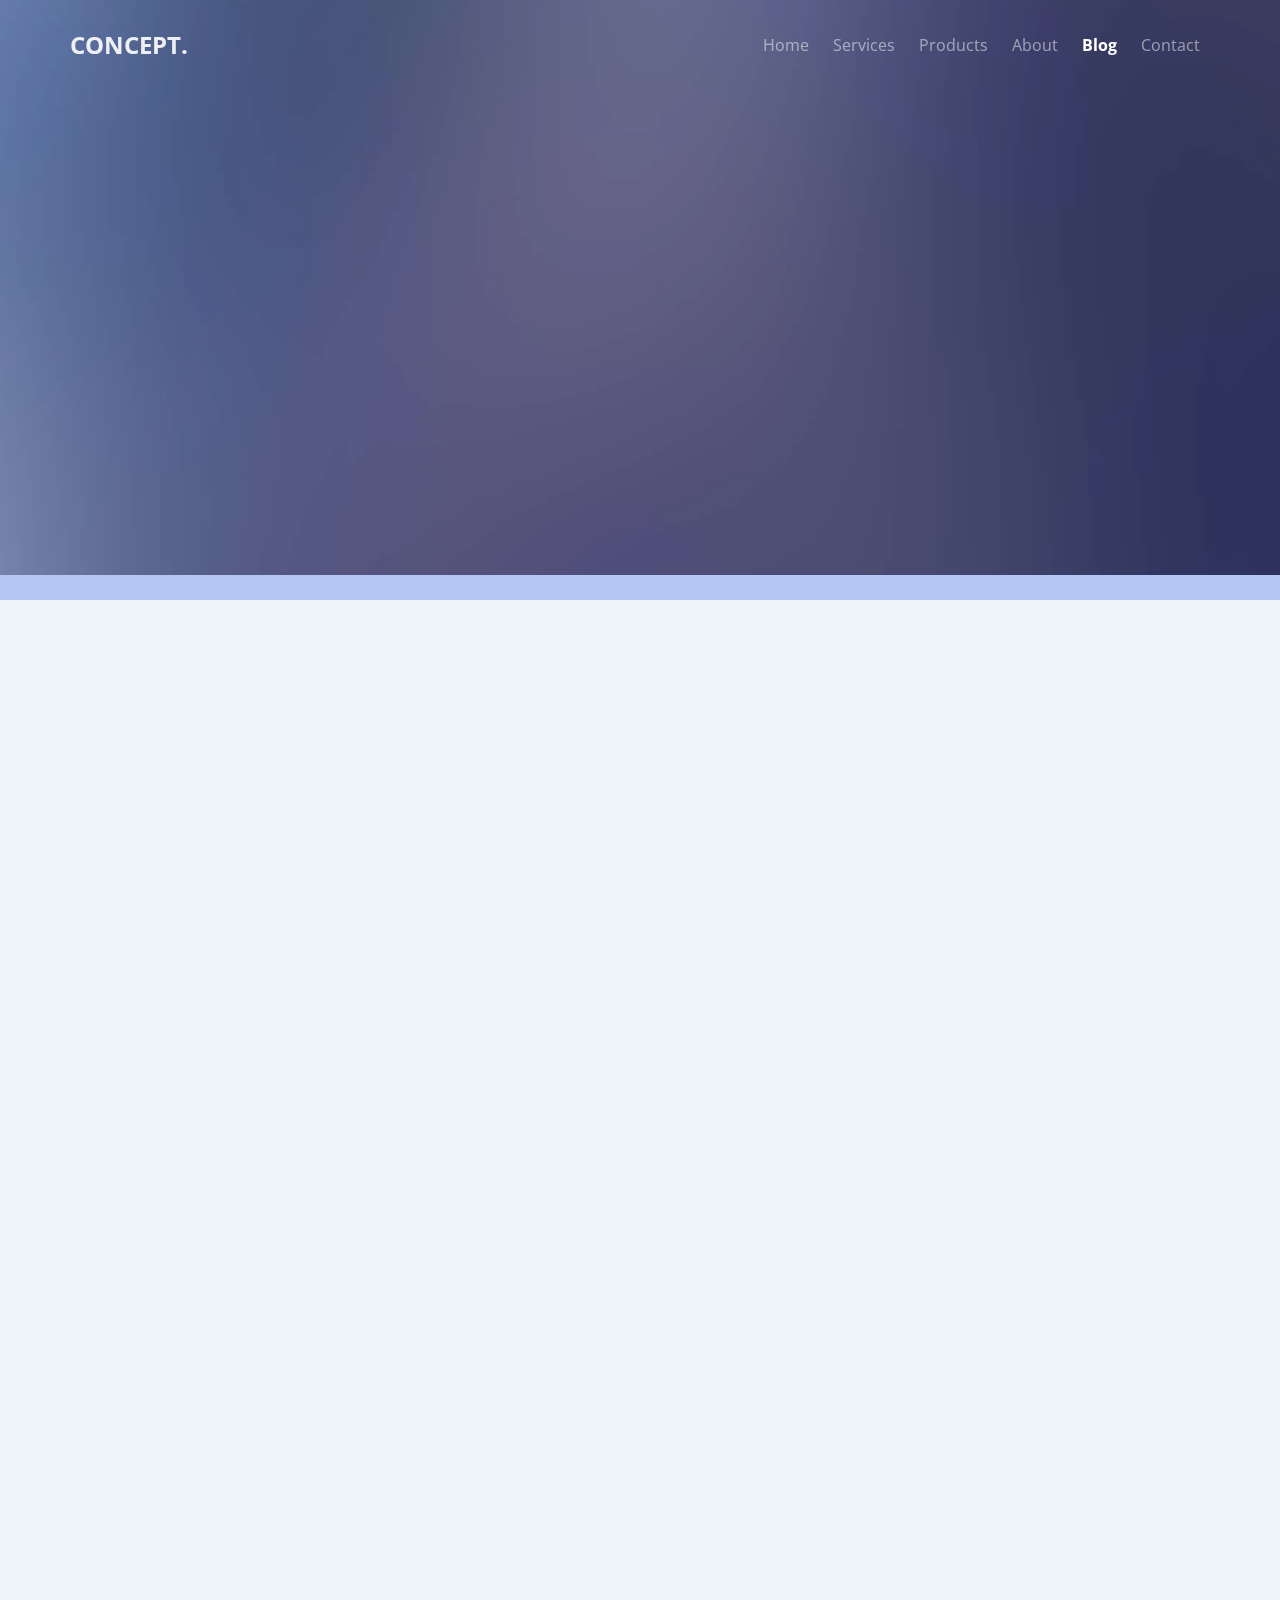
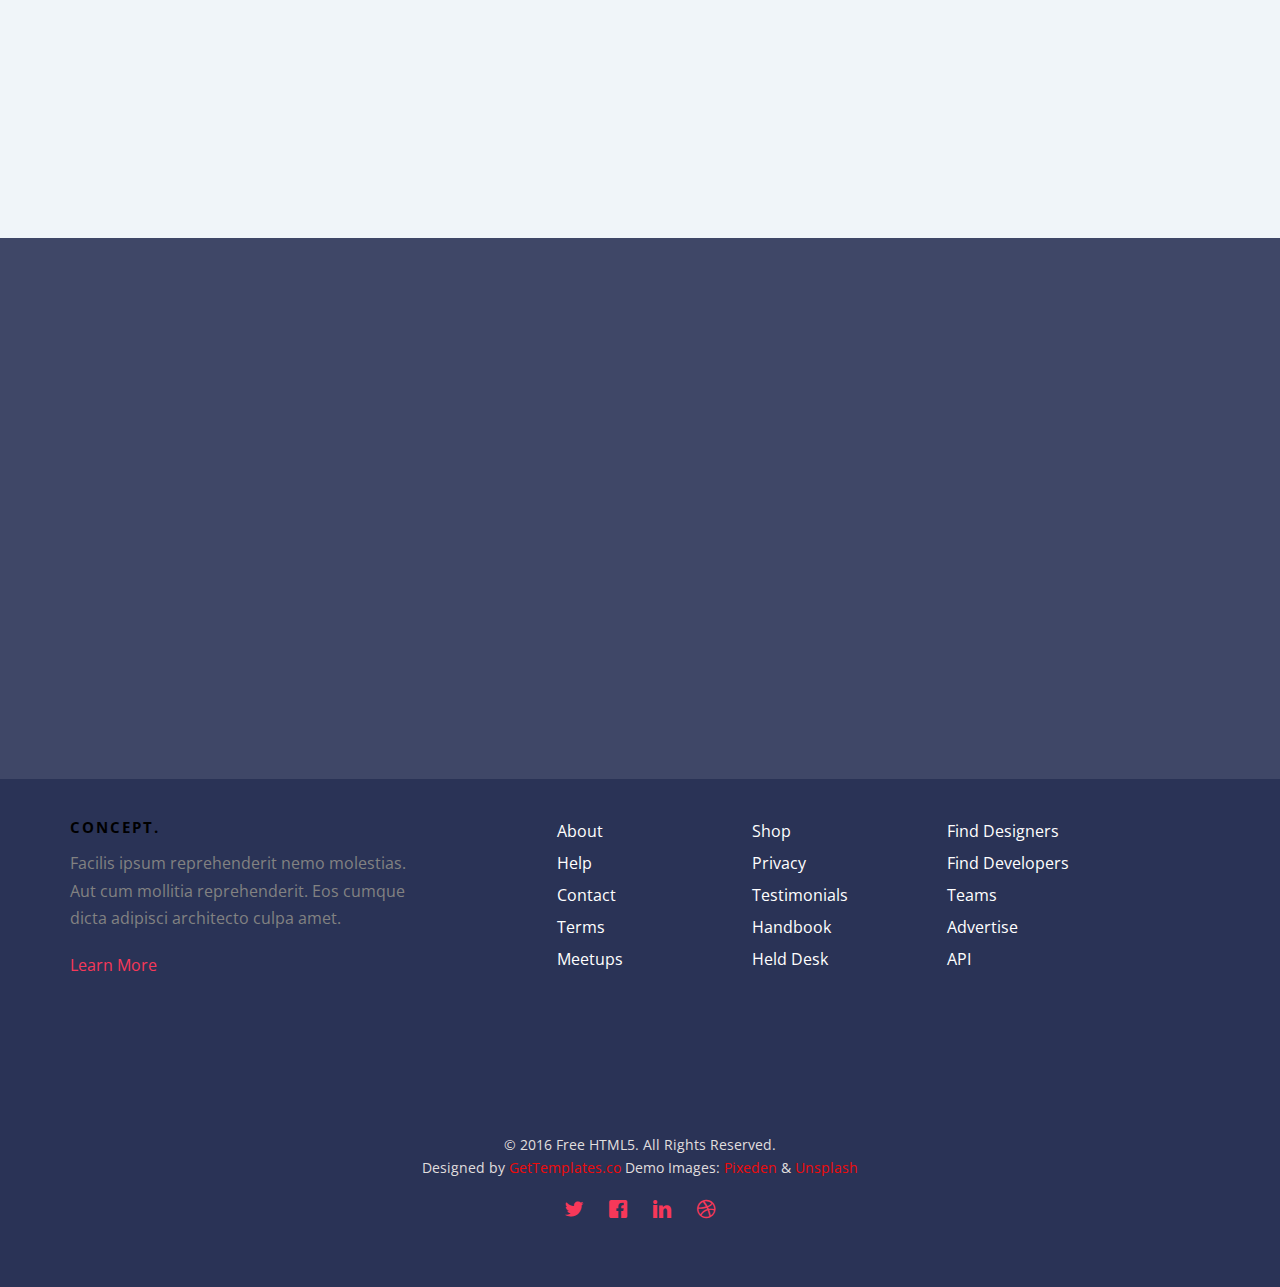
<file: concept/blog.html>
<!DOCTYPE HTML>
<!--
	Concept by gettemplates.co
	Twitter: http://twitter.com/gettemplateco
	URL: http://gettemplates.co
-->
<html>
	<head>
	<meta charset="utf-8">
	<meta http-equiv="X-UA-Compatible" content="IE=edge">
	<title>Concept &mdash; Free Website Template, Free HTML5 Template by gettemplates.co</title>
	<meta name="viewport" content="width=device-width, initial-scale=1">
	<meta name="description" content="Free HTML5 Website Template by gettemplates.co" />
	<meta name="keywords" content="free website templates, free html5, free template, free bootstrap, free website template, html5, css3, mobile first, responsive" />
	<meta name="author" content="gettemplates.co" />

  	<!-- Facebook and Twitter integration -->
	<meta property="og:title" content=""/>
	<meta property="og:image" content=""/>
	<meta property="og:url" content=""/>
	<meta property="og:site_name" content=""/>
	<meta property="og:description" content=""/>
	<meta name="twitter:title" content="" />
	<meta name="twitter:image" content="" />
	<meta name="twitter:url" content="" />
	<meta name="twitter:card" content="" />

	<link href="https://fonts.googleapis.com/css?family=Open+Sans:300,400,700" rel="stylesheet">
	
	<!-- Animate.css -->
	<link rel="stylesheet" href="css/animate.css">
	<!-- Icomoon Icon Fonts-->
	<link rel="stylesheet" href="css/icomoon.css">
	<!-- Bootstrap  -->
	<link rel="stylesheet" href="css/bootstrap.css">

	<!-- Magnific Popup -->
	<link rel="stylesheet" href="css/magnific-popup.css">

	<!-- Theme style  -->
	<link rel="stylesheet" href="css/style.css">

	<!-- Modernizr JS -->
	<script src="js/modernizr-2.6.2.min.js"></script>
	<!-- FOR IE9 below -->
	<!--[if lt IE 9]>
	<script src="js/respond.min.js"></script>
	<![endif]-->

	</head>
	<body>
		
	<div class="fh5co-loader"></div>
	
	<div id="page">
	<nav class="fh5co-nav" role="navigation">
		<div class="container">
			<div class="row">
				<div class="col-xs-2 text-left">
					<div id="fh5co-logo"><a href="index.html">Concept<span>.</span></a></div>
				</div>
				<div class="col-xs-10 text-right menu-1">
					<ul>
						<li><a href="index.html">Home</a></li>
						<li class="has-dropdown">
							<a href="services.html">Services</a>
							<ul class="dropdown">
								<li><a href="#">Web Design</a></li>
								<li><a href="#">eCommerce</a></li>
								<li><a href="#">Branding</a></li>
								<li><a href="#">API</a></li>
							</ul>
						</li>

						<li><a href="products.html">Products</a></li>
						<li><a href="about.html">About</a></li>
						<li class="active"><a href="blog.html">Blog</a></li>
						<li><a href="contact.html">Contact</a></li>
					</ul>
				</div>
			</div>
			
		</div>
	</nav>

	<header id="fh5co-header" class="fh5co-cover fh5co-cover-sm" role="banner" style="background-image:url(images/img_bg_1.jpg);" data-stellar-background-ratio="0.5">
		<div class="overlay"></div>
		<div class="container">
			<div class="row">
				<div class="col-md-7 text-left">
					<div class="display-t">
						<div class="display-tc animate-box" data-animate-effect="fadeInUp">
							<h1 class="mb30">Our Blog</h1>
						</div>
					</div>
				</div>
			</div>
		</div>
	</header>

	

	<div id="fh5co-blog" class="fh5co-bg-section">
		<div class="container">
			<div class="row animate-box row-pb-md" data-animate-effect="fadeInUp">
				<div class="col-md-8 col-md-offset-2 text-left fh5co-heading">
					<span>Thoughts &amp; Ideas</span>
					<h2>Our Blog</h2>
					<p>Dignissimos asperiores vitae velit veniam totam fuga molestias accusamus alias autem provident. Odit ab aliquam dolor eius.</p>
				</div>
			</div>
			<div class="row">
				<div class="col-md-4 col-sm-6 animate-box" data-animate-effect="fadeInUp">
					<div class="fh5co-post">
						<span class="fh5co-date">Sep. 12th</span>
						<h3><a href="#">Web Design for the Future</a></h3>
						<p>Facilis ipsum reprehenderit nemo molestias. Aut cum mollitia reprehenderit. Eos cumque dicta adipisci architecto culpa amet.</p>
						<p class="author"><img src="images/person1.jpg" alt="Free HTML5 Bootstrap Template by gettemplates.co"> <cite> Mike Adam</cite></p>
					</div>
				</div>
				<div class="col-md-4 col-sm-6 animate-box" data-animate-effect="fadeInUp">
					<div class="fh5co-post">
						<span class="fh5co-date">Sep. 23rd</span>
						<h3><a href="#">Web Design for the Future</a></h3>
						<p>Facilis ipsum reprehenderit nemo molestias. Aut cum mollitia reprehenderit. Eos cumque dicta adipisci architecto culpa amet.</p>
						<p class="author"><img src="images/person1.jpg" alt="Free HTML5 Bootstrap Template by gettemplates.co"> <cite> Mike Adam</cite></p>
					</div>
				</div>
				<div class="clearfix visible-sm-block"></div>

				<div class="col-md-4 col-sm-6 animate-box" data-animate-effect="fadeInUp">
					<div class="fh5co-post">
						<span class="fh5co-date">Sep. 24th</span>
						<h3><a href="#">Web Design for the Future</a></h3>
						<p>Facilis ipsum reprehenderit nemo molestias. Aut cum mollitia reprehenderit. Eos cumque dicta adipisci architecto culpa amet.</p>
						<p class="author"><img src="images/person1.jpg" alt="Free HTML5 Bootstrap Template by gettemplates.co"> <cite> Mike Adam</cite></p>
					</div>
				</div>

				<div class="clearfix visible-md-block"></div>

				<div class="col-md-4 col-sm-6 animate-box" data-animate-effect="fadeInUp">
					<div class="fh5co-post">
						<span class="fh5co-date">Sep. 12th</span>
						<h3><a href="#">Web Design for the Future</a></h3>
						<p>Facilis ipsum reprehenderit nemo molestias. Aut cum mollitia reprehenderit. Eos cumque dicta adipisci architecto culpa amet.</p>
						<p class="author"><img src="images/person1.jpg" alt="Free HTML5 Bootstrap Template by gettemplates.co"> <cite> Mike Adam</cite></p>
					</div>
				</div>

				<div class="clearfix visible-sm-block"></div>

				<div class="col-md-4 col-sm-6 animate-box" data-animate-effect="fadeInUp">
					<div class="fh5co-post">
						<span class="fh5co-date">Sep. 23rd</span>
						<h3><a href="#">Web Design for the Future</a></h3>
						<p>Facilis ipsum reprehenderit nemo molestias. Aut cum mollitia reprehenderit. Eos cumque dicta adipisci architecto culpa amet.</p>
						<p class="author"><img src="images/person1.jpg" alt="Free HTML5 Bootstrap Template by gettemplates.co"> <cite> Mike Adam</cite></p>
					</div>
				</div>

				<div class="col-md-4 col-sm-6 animate-box" data-animate-effect="fadeInUp">
					<div class="fh5co-post">
						<span class="fh5co-date">Sep. 24th</span>
						<h3><a href="#">Web Design for the Future</a></h3>
						<p>Facilis ipsum reprehenderit nemo molestias. Aut cum mollitia reprehenderit. Eos cumque dicta adipisci architecto culpa amet.</p>
						<p class="author"><img src="images/person1.jpg" alt="Free HTML5 Bootstrap Template by gettemplates.co"> <cite> Mike Adam</cite></p>
					</div>
				</div>
				
				<div class="clearfix visible-md-block"></div>


			</div>
		</div>
	</div>



	
	<div id="fh5co-started">
		<div class="container">
			<div class="row animate-box">
				<div class="col-md-8 col-md-offset-2 text-center fh5co-heading">
					<span>Let's work together</span>
					<h2>Try this template for free</h2>
					<p>Dignissimos asperiores vitae velit veniam totam fuga molestias accusamus alias autem provident. Odit ab aliquam dolor eius.</p>
					<p><button type="submit" class="btn btn-default">Get In Touch</button></p>
				</div>
			</div>
		</div>
	</div>

	<footer id="fh5co-footer" role="contentinfo">
		<div class="container">
			<div class="row row-pb-md">
				<div class="col-md-4 fh5co-widget ">
					<h3>Concept.</h3>
					<p>Facilis ipsum reprehenderit nemo molestias. Aut cum mollitia reprehenderit. Eos cumque dicta adipisci architecto culpa amet.</p>
					<p><a href="#">Learn More</a></p>
				</div>
				<div class="col-md-2 col-sm-4 col-xs-6 col-md-push-1 ">
					<ul class="fh5co-footer-links">
						<li><a href="#">About</a></li>
						<li><a href="#">Help</a></li>
						<li><a href="#">Contact</a></li>
						<li><a href="#">Terms</a></li>
						<li><a href="#">Meetups</a></li>
					</ul>
				</div>

				<div class="col-md-2 col-sm-4 col-xs-6 col-md-push-1 ">
					<ul class="fh5co-footer-links">
						<li><a href="#">Shop</a></li>
						<li><a href="#">Privacy</a></li>
						<li><a href="#">Testimonials</a></li>
						<li><a href="#">Handbook</a></li>
						<li><a href="#">Held Desk</a></li>
					</ul>
				</div>

				<div class="col-md-2 col-sm-4 col-xs-6 col-md-push-1 ">
					<ul class="fh5co-footer-links">
						<li><a href="#">Find Designers</a></li>
						<li><a href="#">Find Developers</a></li>
						<li><a href="#">Teams</a></li>
						<li><a href="#">Advertise</a></li>
						<li><a href="#">API</a></li>
					</ul>
				</div>
			</div>

			<div class="row copyright">
				<div class="col-md-12 text-center">
					<p>
						<small class="block">&copy; 2016 Free HTML5. All Rights Reserved.</small> 
						<small class="block">Designed by <a href="http://gettemplates.co/" target="_blank">GetTemplates.co</a> Demo Images: <a href="http://pixeden.com/" target="_blank">Pixeden</a> &amp; <a href="http://unsplash.com/" target="_blank">Unsplash</a></small>
					</p>
					<p>
						<ul class="fh5co-social-icons">
							<li><a href="#"><i class="icon-twitter"></i></a></li>
							<li><a href="#"><i class="icon-facebook"></i></a></li>
							<li><a href="#"><i class="icon-linkedin"></i></a></li>
							<li><a href="#"><i class="icon-dribbble"></i></a></li>
						</ul>
					</p>
				</div>
			</div>

		</div>
	</footer>
	</div>

	<div class="gototop js-top">
		<a href="#" class="js-gotop"><i class="icon-arrow-up"></i></a>
	</div>
	
	<!-- jQuery -->
	<script src="js/jquery.min.js"></script>
	<!-- jQuery Easing -->
	<script src="js/jquery.easing.1.3.js"></script>
	<!-- Bootstrap -->
	<script src="js/bootstrap.min.js"></script>
	<!-- Waypoints -->
	<script src="js/jquery.waypoints.min.js"></script>
	<!-- countTo -->
	<script src="js/jquery.countTo.js"></script>
	<!-- Magnific Popup -->
	<script src="js/jquery.magnific-popup.min.js"></script>
	<script src="js/magnific-popup-options.js"></script>
	<!-- Stellar -->
	<script src="js/jquery.stellar.min.js"></script>
	<!-- Main -->
	<script src="js/main.js"></script>

	</body>
</html>
</file>
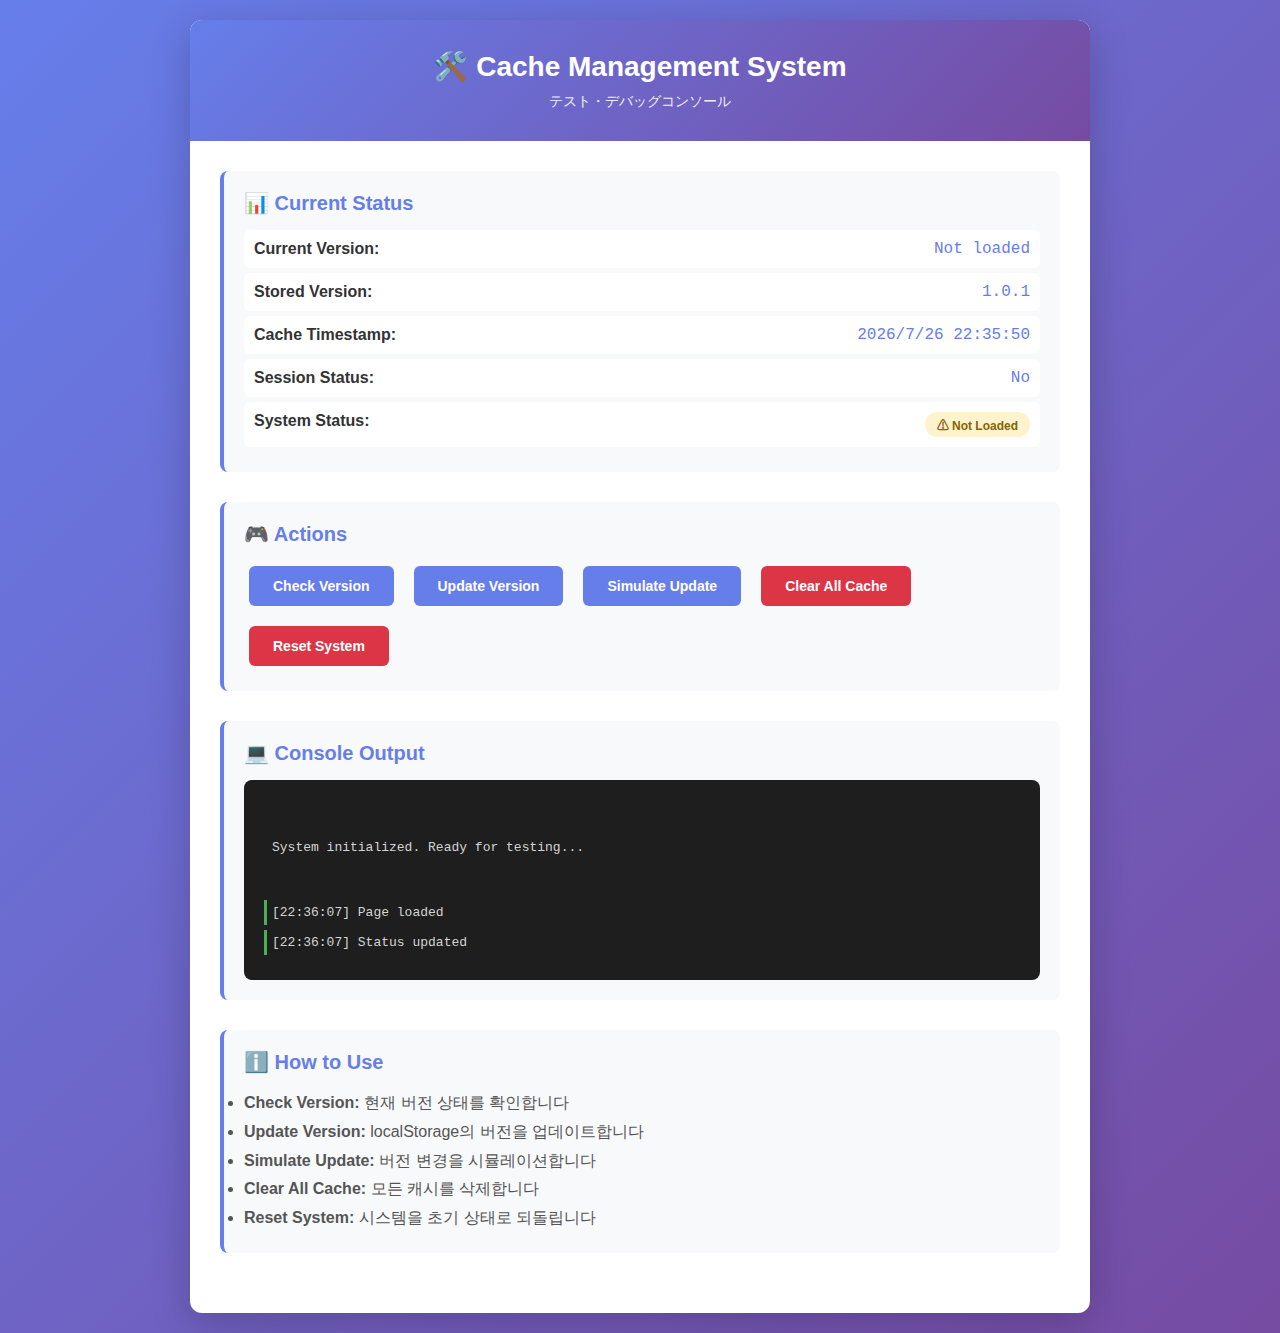
<file: concept/cache-test.html>
<!DOCTYPE html>
<html lang="ko">
<head>
    <meta charset="UTF-8">
    <meta name="viewport" content="width=device-width, initial-scale=1.0">
    <title>Cache Management System - Test Console</title>
    <style>
        * {
            margin: 0;
            padding: 0;
            box-sizing: border-box;
        }
        
        body {
            font-family: 'Segoe UI', Tahoma, Geneva, Verdana, sans-serif;
            background: linear-gradient(135deg, #667eea 0%, #764ba2 100%);
            min-height: 100vh;
            padding: 20px;
        }
        
        .container {
            max-width: 900px;
            margin: 0 auto;
            background: white;
            border-radius: 12px;
            box-shadow: 0 10px 40px rgba(0,0,0,0.2);
            overflow: hidden;
        }
        
        .header {
            background: linear-gradient(135deg, #667eea 0%, #764ba2 100%);
            color: white;
            padding: 30px;
            text-align: center;
        }
        
        .header h1 {
            font-size: 28px;
            margin-bottom: 10px;
        }
        
        .header p {
            opacity: 0.9;
            font-size: 14px;
        }
        
        .content {
            padding: 30px;
        }
        
        .section {
            margin-bottom: 30px;
            padding: 20px;
            background: #f8f9fa;
            border-radius: 8px;
            border-left: 4px solid #667eea;
        }
        
        .section h2 {
            color: #667eea;
            margin-bottom: 15px;
            font-size: 20px;
        }
        
        .info-row {
            display: flex;
            justify-content: space-between;
            padding: 10px;
            margin: 5px 0;
            background: white;
            border-radius: 6px;
        }
        
        .info-label {
            font-weight: 600;
            color: #333;
        }
        
        .info-value {
            color: #667eea;
            font-family: 'Courier New', monospace;
        }
        
        .status {
            display: inline-block;
            padding: 4px 12px;
            border-radius: 12px;
            font-size: 12px;
            font-weight: 600;
        }
        
        .status.ok {
            background: #d4edda;
            color: #155724;
        }
        
        .status.warning {
            background: #fff3cd;
            color: #856404;
        }
        
        .status.error {
            background: #f8d7da;
            color: #721c24;
        }
        
        .btn {
            display: inline-block;
            padding: 12px 24px;
            margin: 5px;
            background: #667eea;
            color: white;
            border: none;
            border-radius: 6px;
            cursor: pointer;
            font-size: 14px;
            font-weight: 600;
            transition: all 0.3s;
        }
        
        .btn:hover {
            background: #5568d3;
            transform: translateY(-2px);
            box-shadow: 0 4px 12px rgba(102, 126, 234, 0.4);
        }
        
        .btn.danger {
            background: #dc3545;
        }
        
        .btn.danger:hover {
            background: #c82333;
        }
        
        .console {
            background: #1e1e1e;
            color: #d4d4d4;
            padding: 20px;
            border-radius: 8px;
            font-family: 'Courier New', monospace;
            font-size: 13px;
            max-height: 300px;
            overflow-y: auto;
            white-space: pre-wrap;
            word-wrap: break-word;
        }
        
        .console-line {
            margin: 5px 0;
            padding: 5px;
            border-left: 3px solid transparent;
        }
        
        .console-line.success {
            border-left-color: #4caf50;
        }
        
        .console-line.warning {
            border-left-color: #ff9800;
        }
        
        .console-line.error {
            border-left-color: #f44336;
        }
        
        .button-group {
            display: flex;
            flex-wrap: wrap;
            gap: 10px;
        }
    </style>
</head>
<body>
    <div class="container">
        <div class="header">
            <h1>🛠️ Cache Management System</h1>
            <p>テスト・デバッグコンソール</p>
        </div>
        
        <div class="content">
            <!-- 현재 상태 -->
            <div class="section">
                <h2>📊 Current Status</h2>
                <div class="info-row">
                    <span class="info-label">Current Version:</span>
                    <span class="info-value" id="currentVersion">-</span>
                </div>
                <div class="info-row">
                    <span class="info-label">Stored Version:</span>
                    <span class="info-value" id="storedVersion">-</span>
                </div>
                <div class="info-row">
                    <span class="info-label">Cache Timestamp:</span>
                    <span class="info-value" id="cacheTimestamp">-</span>
                </div>
                <div class="info-row">
                    <span class="info-label">Session Status:</span>
                    <span class="info-value" id="sessionStatus">-</span>
                </div>
                <div class="info-row">
                    <span class="info-label">System Status:</span>
                    <span id="systemStatus">-</span>
                </div>
            </div>
            
            <!-- 동작 -->
            <div class="section">
                <h2>🎮 Actions</h2>
                <div class="button-group">
                    <button class="btn" onclick="checkVersion()">Check Version</button>
                    <button class="btn" onclick="updateVersion()">Update Version</button>
                    <button class="btn" onclick="simulateUpdate()">Simulate Update</button>
                    <button class="btn danger" onclick="clearAllCache()">Clear All Cache</button>
                    <button class="btn danger" onclick="resetSystem()">Reset System</button>
                </div>
            </div>
            
            <!-- 콘솔 출력 -->
            <div class="section">
                <h2>💻 Console Output</h2>
                <div class="console" id="console">
                    <div class="console-line">System initialized. Ready for testing...</div>
                </div>
            </div>
            
            <!-- 도움말 -->
            <div class="section">
                <h2>ℹ️ How to Use</h2>
                <ul style="line-height: 1.8; color: #555;">
                    <li><strong>Check Version:</strong> 현재 버전 상태를 확인합니다</li>
                    <li><strong>Update Version:</strong> localStorage의 버전을 업데이트합니다</li>
                    <li><strong>Simulate Update:</strong> 버전 변경을 시뮬레이션합니다</li>
                    <li><strong>Clear All Cache:</strong> 모든 캐시를 삭제합니다</li>
                    <li><strong>Reset System:</strong> 시스템을 초기 상태로 되돌립니다</li>
                </ul>
            </div>
        </div>
    </div>
    
    <script>
        // 콘솔 로그 함수
        function log(message, type = 'info') {
            const console = document.getElementById('console');
            const line = document.createElement('div');
            line.className = 'console-line ' + type;
            const timestamp = new Date().toLocaleTimeString('ja-JP');
            line.textContent = `[${timestamp}] ${message}`;
            console.appendChild(line);
            console.scrollTop = console.scrollHeight;
        }
        
        // 상태 업데이트
        function updateStatus() {
            const currentVersion = window.SITE_VERSION || 'Not loaded';
            const storedVersion = localStorage.getItem('site_version') || 'None';
            const cacheTimestamp = localStorage.getItem('cache_timestamp') || 'None';
            const hasVisited = sessionStorage.getItem('hasVisited') || 'No';
            
            document.getElementById('currentVersion').textContent = currentVersion;
            document.getElementById('storedVersion').textContent = storedVersion;
            document.getElementById('cacheTimestamp').textContent = 
                cacheTimestamp !== 'None' ? new Date(parseInt(cacheTimestamp)).toLocaleString('ja-JP') : 'None';
            document.getElementById('sessionStatus').textContent = hasVisited;
            
            // 시스템 상태 판단
            const statusEl = document.getElementById('systemStatus');
            if (currentVersion === storedVersion && currentVersion !== 'Not loaded') {
                statusEl.innerHTML = '<span class="status ok">✓ Synced</span>';
            } else if (currentVersion === 'Not loaded') {
                statusEl.innerHTML = '<span class="status warning">⚠ Not Loaded</span>';
            } else {
                statusEl.innerHTML = '<span class="status error">✗ Out of Sync</span>';
            }
            
            log('Status updated', 'success');
        }
        
        // 버전 체크
        function checkVersion() {
            log('Checking version...', 'info');
            
            if (window.VersionManager && typeof window.VersionManager.check === 'function') {
                const isValid = window.VersionManager.check();
                log(`Version check result: ${isValid ? 'Valid' : 'Invalid'}`, isValid ? 'success' : 'warning');
            } else {
                log('VersionManager not found. Load from index.html', 'warning');
            }
            
            updateStatus();
        }
        
        // 버전 업데이트
        function updateVersion() {
            log('Updating version...', 'info');
            
            if (window.VersionManager && typeof window.VersionManager.update === 'function') {
                window.VersionManager.update();
                log('Version updated successfully', 'success');
            } else {
                const version = window.SITE_VERSION || '1.0.0';
                localStorage.setItem('site_version', version);
                localStorage.setItem('cache_timestamp', Date.now().toString());
                log(`Version manually set to ${version}`, 'success');
            }
            
            updateStatus();
        }
        
        // 업데이트 시뮬레이션
        function simulateUpdate() {
            log('Simulating version update...', 'info');
            
            const oldVersion = localStorage.getItem('site_version') || '1.0.0';
            const parts = oldVersion.split('.');
            parts[2] = (parseInt(parts[2]) + 1).toString();
            const newVersion = parts.join('.');
            
            localStorage.setItem('site_version', newVersion);
            log(`Simulated update: ${oldVersion} → ${newVersion}`, 'success');
            log('Refresh the page to see the effect', 'warning');
            
            updateStatus();
        }
        
        // 캐시 삭제
        function clearAllCache() {
            log('Clearing all cache...', 'info');
            
            if (window.VersionManager && typeof window.VersionManager.clearCache === 'function') {
                window.VersionManager.clearCache();
            }
            
            log('localStorage and sessionStorage cleared', 'success');
            
            updateStatus();
        }
        
        // 시스템 리셋
        function resetSystem() {
            if (!confirm('Really reset the system? All cache and settings will be cleared.')) {
                return;
            }
            
            log('Resetting system...', 'warning');
            
            localStorage.clear();
            sessionStorage.clear();
            
            log('System reset complete', 'success');
            log('Page will reload in 2 seconds...', 'info');
            
            setTimeout(() => {
                window.location.reload();
            }, 2000);
        }
        
        // 초기화
        window.addEventListener('load', () => {
            log('Page loaded', 'success');
            updateStatus();
        });
        
        // 주기적 상태 업데이트
        setInterval(updateStatus, 5000);
    </script>
</body>
</html>
</file>
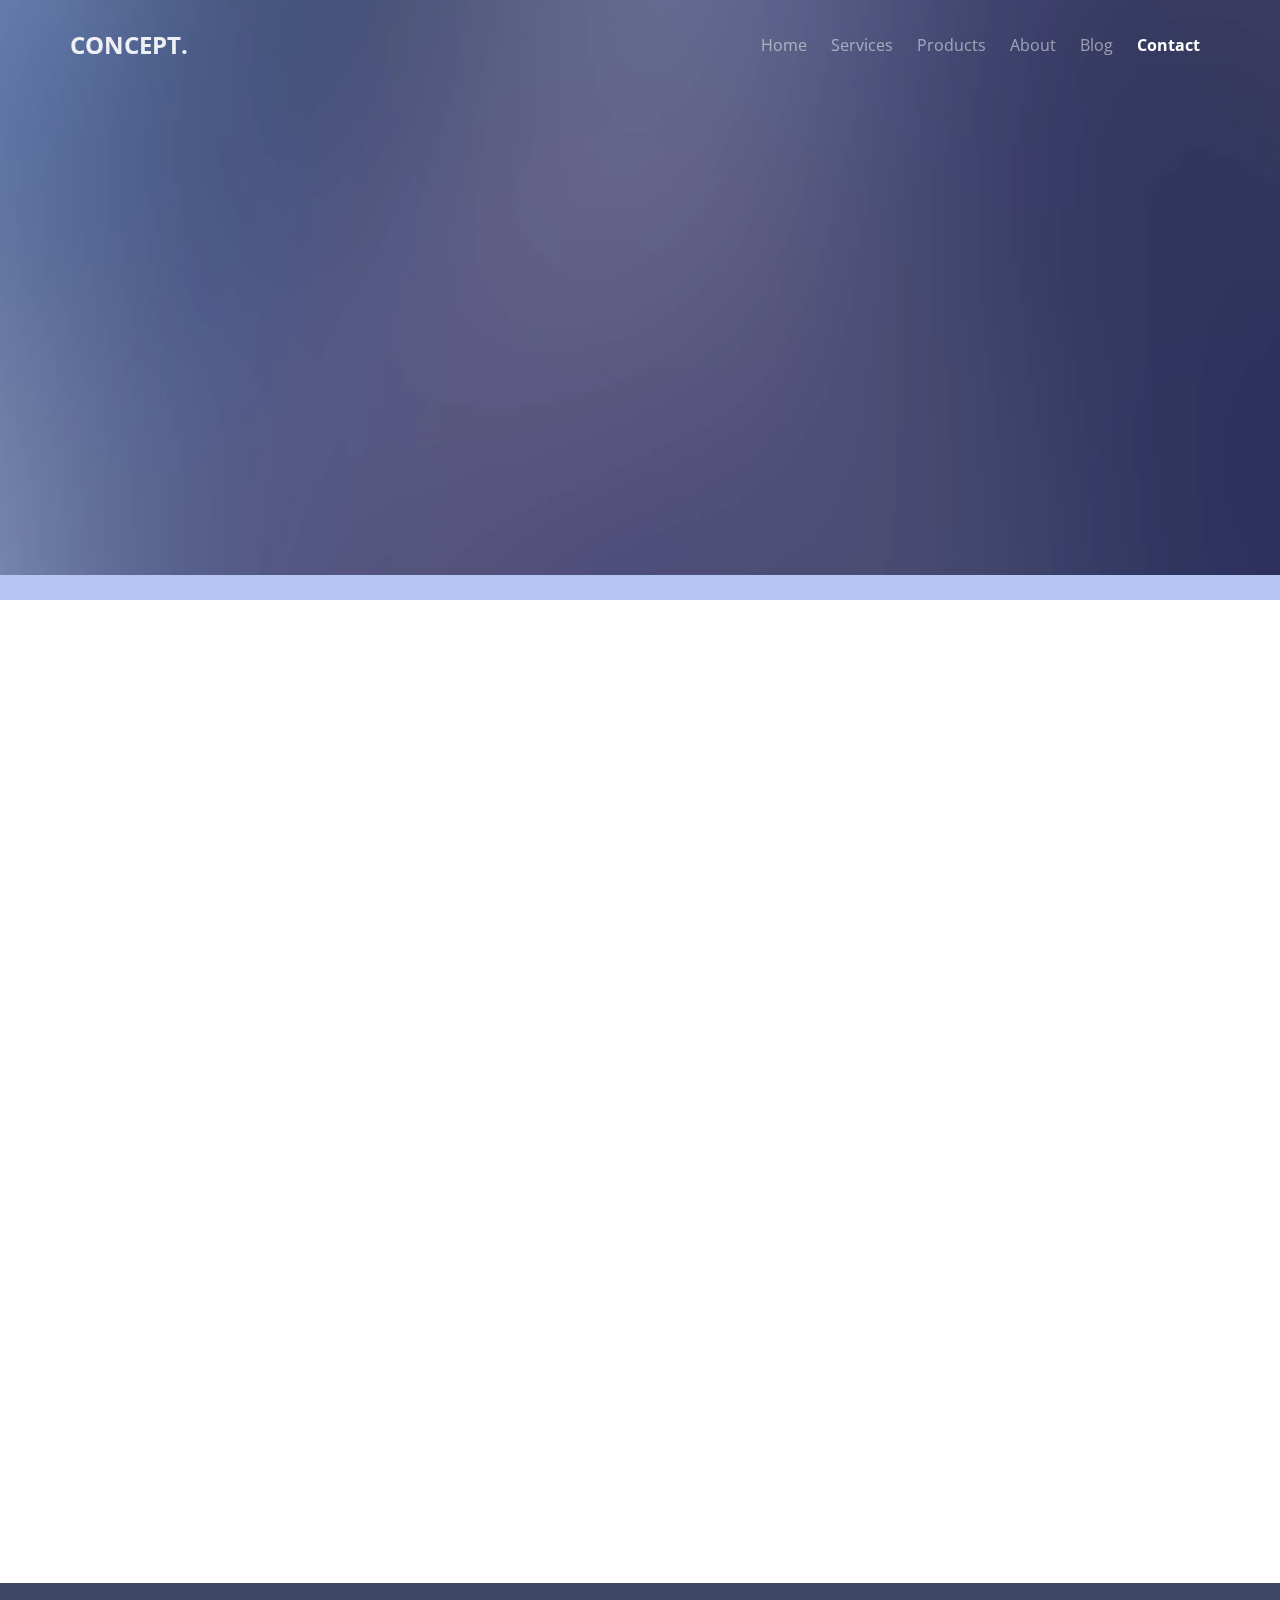
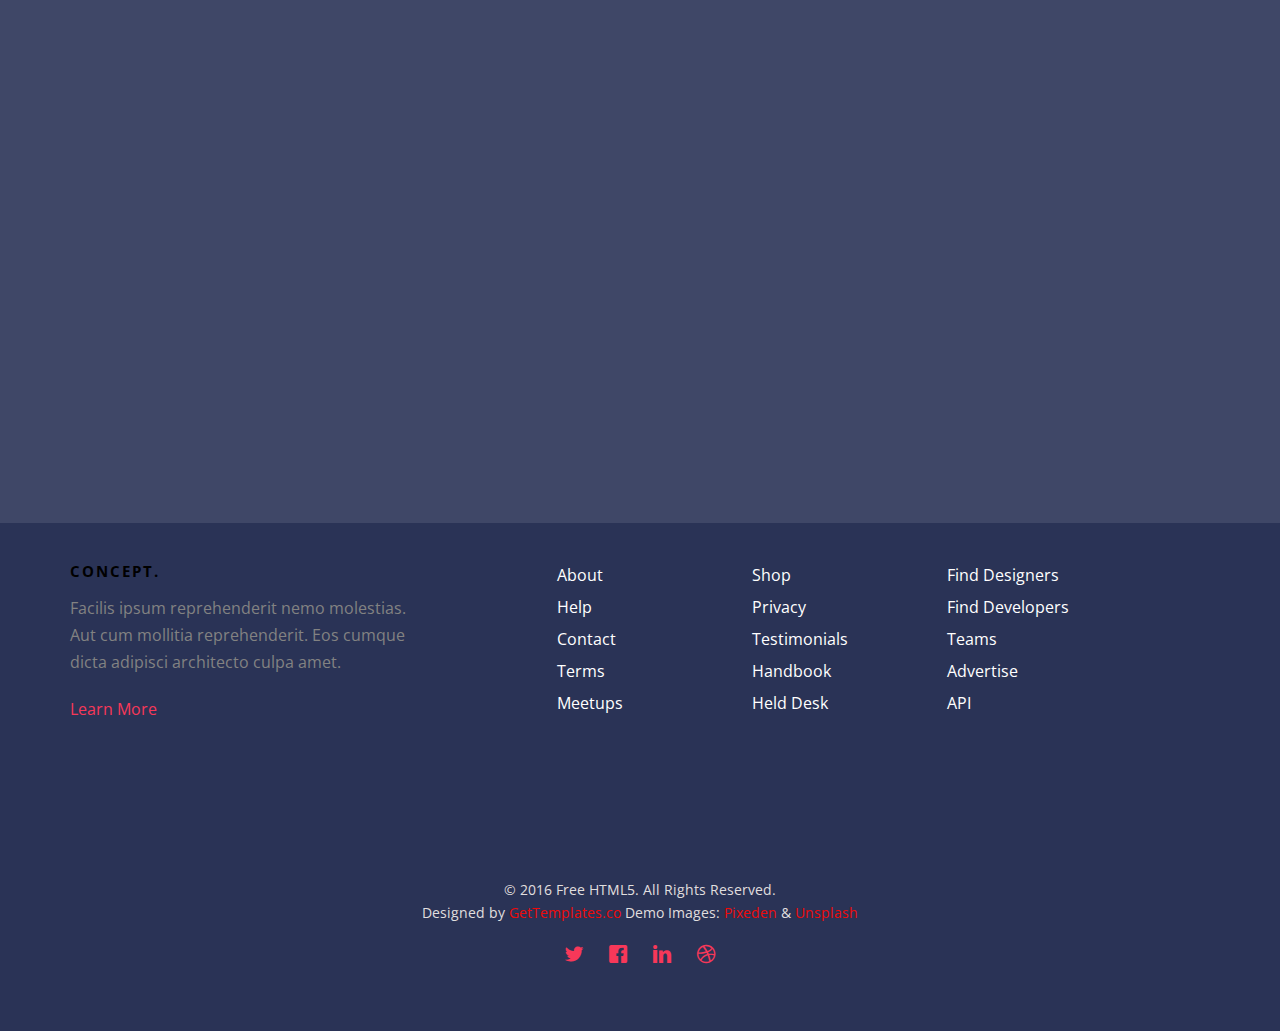
<file: concept/contact.html>
<!DOCTYPE HTML>
<!--
	Concept by gettemplates.co
	Twitter: http://twitter.com/gettemplateco
	URL: http://gettemplates.co
-->
<html>
	<head>
	<!-- Google tag (gtag.js) -->
	<script async src="https://www.googletagmanager.com/gtag/js?id=G-PTXJ1903ZF"></script>
	<script>
	  window.dataLayer = window.dataLayer || [];
	  function gtag(){dataLayer.push(arguments);}
	  gtag('js', new Date());

	  gtag('config', 'G-PTXJ1903ZF');
	</script>
	
	<meta charset="utf-8">
	<meta http-equiv="X-UA-Compatible" content="IE=edge">
	<title>Concept &mdash; Free Website Template, Free HTML5 Template by gettemplates.co</title>
	<meta name="viewport" content="width=device-width, initial-scale=1">
	<meta name="description" content="Frree website templates, free html5, free template, free bootstrap, free website template, html5, css3, mobile first, responsive" />
	<meta name="author" content="gettemplates.co" />

  	<!-- Facebook and Twitter integration -->
	<meta property="og:title" content=""/>
	<meta property="og:image" content=""/>
	<meta property="og:url" content=""/>
	<meta property="og:site_name" content=""/>
	<meta property="og:description" content=""/>
	<meta name="twitter:title" content="" />
	<meta name="twitter:image" content="" />
	<meta name="twitter:url" content="" />
	<meta name="twitter:card" content="" />

	<link href="https://fonts.googleapis.com/css?family=Open+Sans:300,400,700" rel="stylesheet">
	
	<!-- Animate.css -->
	<link rel="stylesheet" href="css/animate.css">
	<!-- Icomoon Icon Fonts-->
	<link rel="stylesheet" href="css/icomoon.css">
	<!-- Bootstrap  -->
	<link rel="stylesheet" href="css/bootstrap.css">

	<!-- Magnific Popup -->
	<link rel="stylesheet" href="css/magnific-popup.css">

	<!-- Theme style  -->
	<link rel="stylesheet" href="css/style.css">

	<!-- Modernizr JS -->
	<script src="js/modernizr-2.6.2.min.js"></script>
	<!-- FOR IE9 below -->
	<!--[if lt IE 9]>
	<script src="js/respond.min.js"></script>
	<![endif]-->

	</head>
	<body>
		
	<div class="fh5co-loader"></div>
	
	<div id="page">
	<nav class="fh5co-nav" role="navigation">
		<div class="container">
			<div class="row">
				<div class="col-xs-2 text-left">
					<div id="fh5co-logo"><a href="index.html">Concept<span>.</span></a></div>
				</div>
				<div class="col-xs-10 text-right menu-1">
					<ul>
						<li><a href="index.html">Home</a></li>
						<li class="has-dropdown">
							<a href="services.html">Services</a>
							<ul class="dropdown">
								<li><a href="#">Web Design</a></li>
								<li><a href="#">eCommerce</a></li>
								<li><a href="#">Branding</a></li>
								<li><a href="#">API</a></li>
							</ul>
						</li>

						<li><a href="products.html">Products</a></li>
						<li><a href="about.html">About</a></li>
						<li><a href="blog.html">Blog</a></li>
						<li class="active"><a href="contact.html">Contact</a></li>
					</ul>
				</div>
			</div>
			
		</div>
	</nav>

	<header id="fh5co-header" class="fh5co-cover fh5co-cover-sm" role="banner" style="background-image:url(images/img_bg_1.jpg);" data-stellar-background-ratio="0.5">
		<div class="overlay"></div>
		<div class="container">
			<div class="row">
				<div class="col-md-7 text-left">
					<div class="display-t">
						<div class="display-tc animate-box" data-animate-effect="fadeInUp">
							<h1 class="mb30">Contact Us</h1>
						</div>
					</div>
				</div>
			</div>
		</div>
	</header>

	

	<div id="fh5co-contact">
		<div class="container">
			<div class="row">
				<div class="col-md-5 col-md-push-1 animate-box">
					
					<div class="fh5co-contact-info">
						<h3>Contact Information</h3>
						<ul>
							<li class="address">198 West 21th Street, <br> Suite 721 New York NY 10016</li>
							<li class="phone"><a href="tel://1234567920">+ 1235 2355 98</a></li>
							<li class="email"><a href="mailto:info@yoursite.com">info@yoursite.com</a></li>
							<li class="url"><a href="http://gettemplates.co">gettemplates.co</a></li>
						</ul>
					</div>

				</div>
				<div class="col-md-6 animate-box">
					<h3>Get In Touch</h3>
					<form action="#">
						<div class="row form-group">
							<div class="col-md-6">
								<label for="fname">First Name</label>
								<input type="text" id="fname" class="form-control" placeholder="Your firstname">
							</div>
							<div class="col-md-6">
								<label for="lname">Last Name</label>
								<input type="text" id="lname" class="form-control" placeholder="Your lastname">
							</div>
						</div>

						<div class="row form-group">
							<div class="col-md-12">
								<label for="email">Email</label>
								<input type="text" id="email" class="form-control" placeholder="Your email address">
							</div>
						</div>

						<div class="row form-group">
							<div class="col-md-12">
								<label for="subject">Subject</label>
								<input type="text" id="subject" class="form-control" placeholder="Your subject of this message">
							</div>
						</div>

						<div class="row form-group">
							<div class="col-md-12">
								<label for="message">Message</label>
								<textarea name="message" id="message" cols="30" rows="10" class="form-control" placeholder="Say something about us"></textarea>
							</div>
						</div>
						<div class="form-group">
							<input type="submit" value="Send Message" class="btn btn-lg btn-primary">
						</div>

					</form>		
				</div>
			</div>
			
		</div>
	</div>


	
	<div id="fh5co-started">
		<div class="container">
			<div class="row animate-box">
				<div class="col-md-8 col-md-offset-2 text-center fh5co-heading">
					<span>Let's work together</span>
					<h2>Try this template for free</h2>
					<p>Dignissimos asperiores vitae velit veniam totam fuga molestias accusamus alias autem provident. Odit ab aliquam dolor eius.</p>
					<p><button type="submit" class="btn btn-default">Get In Touch</button></p>
				</div>
			</div>
		</div>
	</div>

	<footer id="fh5co-footer" role="contentinfo">
		<div class="container">
			<div class="row row-pb-md">
				<div class="col-md-4 fh5co-widget ">
					<h3>Concept.</h3>
					<p>Facilis ipsum reprehenderit nemo molestias. Aut cum mollitia reprehenderit. Eos cumque dicta adipisci architecto culpa amet.</p>
					<p><a href="#">Learn More</a></p>
				</div>
				<div class="col-md-2 col-sm-4 col-xs-6 col-md-push-1 ">
					<ul class="fh5co-footer-links">
						<li><a href="#">About</a></li>
						<li><a href="#">Help</a></li>
						<li><a href="#">Contact</a></li>
						<li><a href="#">Terms</a></li>
						<li><a href="#">Meetups</a></li>
					</ul>
				</div>

				<div class="col-md-2 col-sm-4 col-xs-6 col-md-push-1 ">
					<ul class="fh5co-footer-links">
						<li><a href="#">Shop</a></li>
						<li><a href="#">Privacy</a></li>
						<li><a href="#">Testimonials</a></li>
						<li><a href="#">Handbook</a></li>
						<li><a href="#">Held Desk</a></li>
					</ul>
				</div>

				<div class="col-md-2 col-sm-4 col-xs-6 col-md-push-1 ">
					<ul class="fh5co-footer-links">
						<li><a href="#">Find Designers</a></li>
						<li><a href="#">Find Developers</a></li>
						<li><a href="#">Teams</a></li>
						<li><a href="#">Advertise</a></li>
						<li><a href="#">API</a></li>
					</ul>
				</div>
			</div>

			<div class="row copyright">
				<div class="col-md-12 text-center">
					<p>
						<small class="block">&copy; 2016 Free HTML5. All Rights Reserved.</small> 
						<small class="block">Designed by <a href="http://gettemplates.co/" target="_blank">GetTemplates.co</a> Demo Images: <a href="http://pixeden.com/" target="_blank">Pixeden</a> &amp; <a href="http://unsplash.com/" target="_blank">Unsplash</a></small>
					</p>
					<p>
						<ul class="fh5co-social-icons">
							<li><a href="#"><i class="icon-twitter"></i></a></li>
							<li><a href="#"><i class="icon-facebook"></i></a></li>
							<li><a href="#"><i class="icon-linkedin"></i></a></li>
							<li><a href="#"><i class="icon-dribbble"></i></a></li>
						</ul>
					</p>
				</div>
			</div>

		</div>
	</footer>
	</div>

	<div class="gototop js-top">
		<a href="#" class="js-gotop"><i class="icon-arrow-up"></i></a>
	</div>
	
	<!-- jQuery -->
	<script src="js/jquery.min.js"></script>
	<!-- jQuery Easing -->
	<script src="js/jquery.easing.1.3.js"></script>
	<!-- Bootstrap -->
	<script src="js/bootstrap.min.js"></script>
	<!-- Waypoints -->
	<script src="js/jquery.waypoints.min.js"></script>
	<!-- countTo -->
	<script src="js/jquery.countTo.js"></script>
	<!-- Magnific Popup -->
	<script src="js/jquery.magnific-popup.min.js"></script>
	<script src="js/magnific-popup-options.js"></script>
	<!-- Stellar -->
	<script src="js/jquery.stellar.min.js"></script>
	<!-- Main -->
	<script src="js/main.js"></script>

	</body>
</html>
</file>
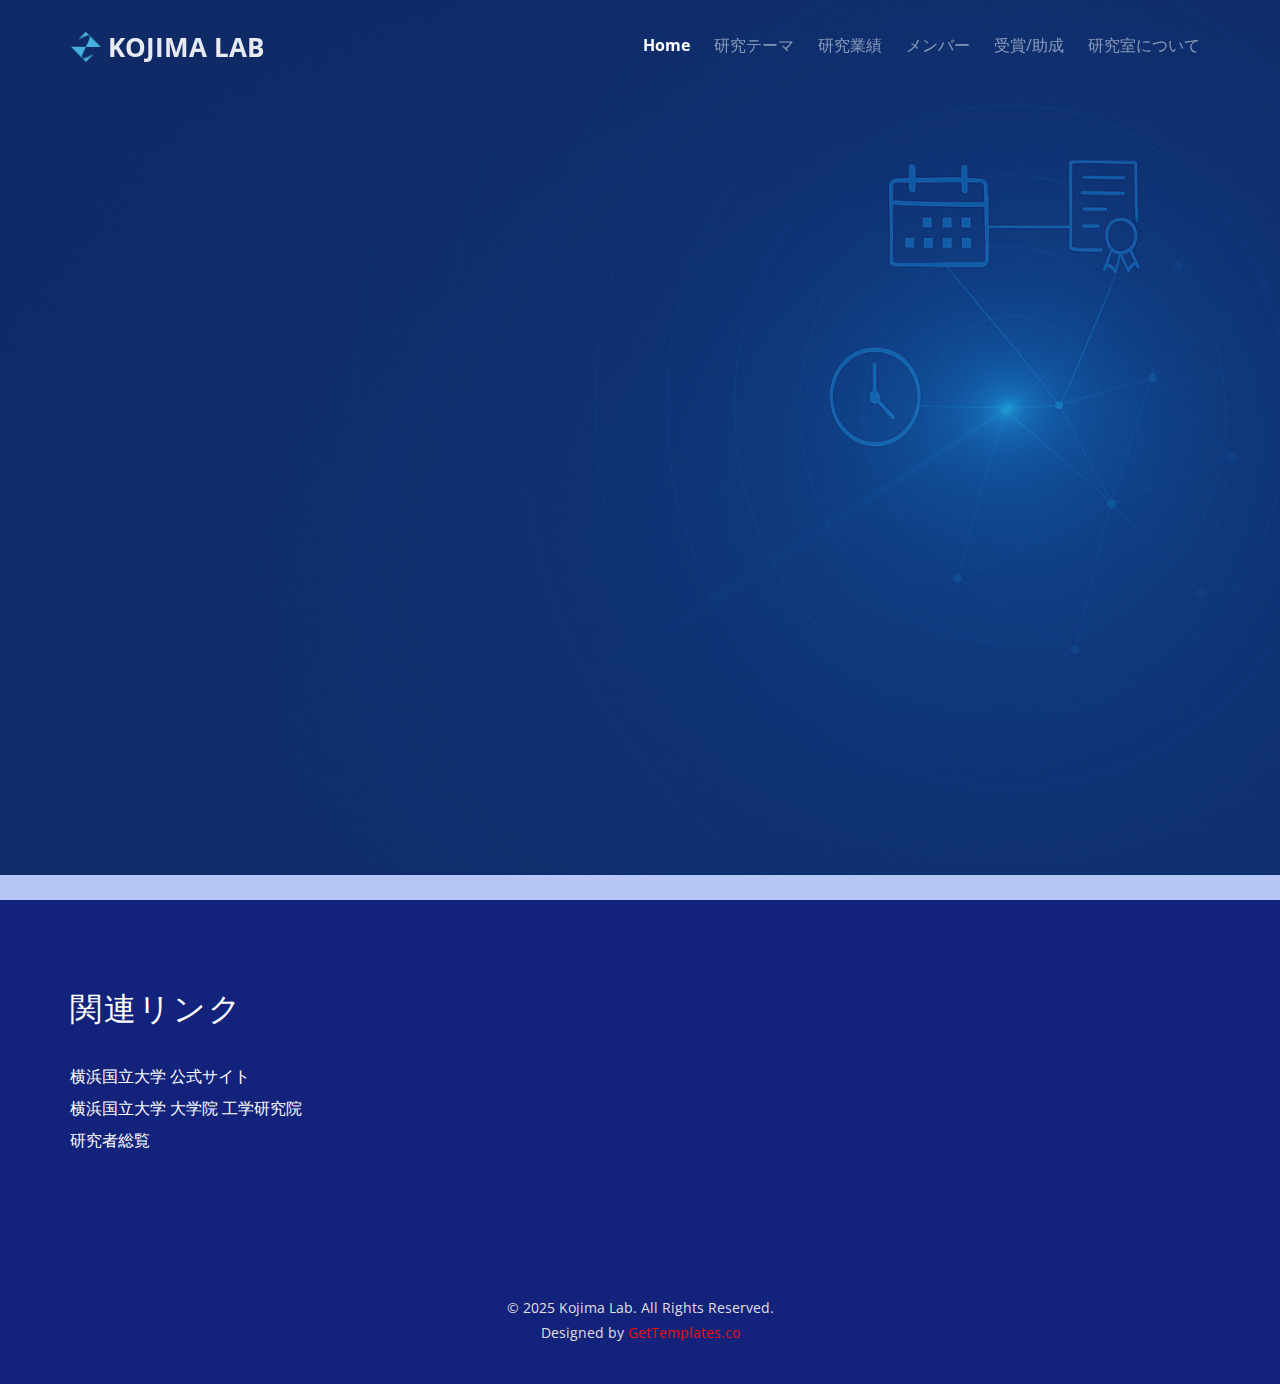
<file: concept/history.html>
<!DOCTYPE HTML>
<!--
	Concept by gettemplates.co
	Twitter: http://twitter.com/gettemplateco
	URL: http://gettemplates.co
-->
<html>
	<head>
	<meta charset="utf-8">
	<meta http-equiv="X-UA-Compatible" content="IE=edge">
	<title>Kojima Lab</title>
	<meta name="viewport" content="width=device-width, initial-scale=1">
	<meta name="description" content="横浜国立大学小島研究室の公式サイト。物理層鍵生成・セマンティック通信などの研究紹介と業績一覧。" />
	<meta name="keywords" content="free website templates, free html5, free template, free bootstrap, free website template, html5, css3, mobile first, responsive" />
	<meta name="author" content="gettemplates.co" />

  	<!-- Facebook and Twitter integration -->
	<meta property="og:title" content=""/>
	<meta property="og:image" content=""/>
	<meta property="og:url" content=""/>
	<meta property="og:site_name" content=""/>
	<meta property="og:description" content=""/>
	<meta name="twitter:title" content="" />
	<meta name="twitter:image" content="" />
	<meta name="twitter:url" content="" />
	<meta name="twitter:card" content="" />

	<link href="https://fonts.googleapis.com/css?family=Open+Sans:300,400,700" rel="stylesheet">
	
	<!-- Animate.css -->
	<link rel="stylesheet" href="css/animate.css">
	<!-- Icomoon Icon Fonts-->
	<link rel="stylesheet" href="css/icomoon.css">
	<!-- Bootstrap  -->
	<link rel="stylesheet" href="css/bootstrap.css">

	<!-- Magnific Popup -->
	<link rel="stylesheet" href="css/magnific-popup.css">

	<!-- Theme style  -->
	<link rel="stylesheet" href="css/style.css">
	
	<link rel="stylesheet"
      href="https://cdnjs.cloudflare.com/ajax/libs/font-awesome/6.5.0/css/all.min.css">

	<!-- Modernizr JS -->
	<script src="js/modernizr-2.6.2.min.js"></script>
	<!-- FOR IE9 below -->
	<!--[if lt IE 9]>
	<script src="js/respond.min.js"></script>
	<![endif]-->

	</head>
	<body>
		
	<div class="fh5co-loader"></div>
	
	<div id="page">
	<nav class="fh5co-nav" role="navigation">
		<div class="container">
			<div class="row">
				<div class="col-xs-2 text-left">
					<div id="fh5co-logo">
						<a href="index.html" class="logo-link">
						  <img src="images/KojimaLab_logo.png" alt="Lab logo" class="logo-icon">
						  <span class="logo-text">Kojima&nbsp;Lab</span>
						</a>
					  </div>
				</div>
				<div class="col-xs-10 text-right menu-1">
					<ul>
						<li class="active"><a href="index.html">Home</a></li>
						<li class="has-dropdown">
							<a href="research.html">研究テーマ</a>
							<!--<ul class="dropdown">
								<li><a href="#">Semantic Communication</a></li>
								<li><a href="#">Physical Layer Security</a></li>
								<li><a href="#">Backscatter Communication</a></li>
								<li><a href="#">Stacked RIS</a></li>
							</ul>-->
						</li>

						<li><a href="publication.html">研究業績</a></li>
						<li><a href="member.html">メンバー</a></li>
						<li><a href="award&grant.html">受賞/助成</a></li>
						<li><a href="aboutlab.html">研究室について</a></li>
					</ul>
				</div>
			</div>
			
		</div>
	</nav>

	<header id="fh5co-header" class="fh5co-cover" style="background-image:url(images/back_his.png);" data-stellar-background-ratio="0.5">
		<div class="overlay"></div>
		<div class="container">
			<div class="row">
				<div class="col-md-7 text-left">
					<div class="display-t">
						<div class="display-tc animate-box" data-animate-effect="fadeInUp">
							<h1 class="mb30">History</h1>
							<h3 class="lab-jp">過去のニュース</h3>
						</div>
					</div>
				</div>
			</div>
		</div>
	</header>



	
	










	<footer id="fh5co-footer" class="bg-dark" role="contentinfo">
		<div class="container">
	  
			<div class="row row-pb-md">
	  
				<!-- 関連リンク：1 カラム -->
				<div class="col-md-4 col-sm-6 fh5co-widget">
			  		<h3 class="footer-title">関連リンク</h3>
			  		<ul class="fh5co-footer-links">
						<li><a href="https://www.ynu.ac.jp/" target="_blank">横浜国立大学 公式サイト</a></li>
						<li><a href="https://www.fse.ynu.ac.jp/" target="_blank">横浜国立大学 大学院 工学研究院</a></li>
						<li><a href="https://er-web.ynu.ac.jp/html/KOJIMA_Shun/ja.html" target="_blank">研究者総覧</a></li>
			  		</ul>
				</div>
	  
				<!-- 追加で列を並べたいときは ↓ をコピーして col‑md‑2/3 等に変更 -->
				<!--
				<div class="col-md-4 col-sm-6 fh5co-widget">
			  		<h3 class="footer-title">学会リンク</h3>
			  		<ul class="fh5co-footer-links">
						<li><a href="#">リンク A</a></li>
						…
			  		</ul>
				</div>
				-->
	  
		  	</div><!-- /.row -->
	  
		  	<div class="row copyright">
				<div class="col-md-12 text-center">
			  	<small>&copy; 2025 Kojima Lab. All Rights Reserved.</small>
				  <small class="block">Designed by <a href="http://gettemplates.co/" 
					target="_blank">GetTemplates.co</a> </small>
				</div>
		  	</div>
	  
			</div><!-- /.container -->
	</footer>

	</div>

	<div class="gototop js-top">
		<a href="#" class="js-gotop"><i class="icon-arrow-up"></i></a>
	</div>
	
	<!-- jQuery -->
	<script src="js/jquery.min.js"></script>
	<!-- jQuery Easing -->
	<script src="js/jquery.easing.1.3.js"></script>
	<!-- Bootstrap -->
	<script src="js/bootstrap.min.js"></script>
	<!-- Waypoints -->
	<script src="js/jquery.waypoints.min.js"></script>
	<!-- countTo -->
	<script src="js/jquery.countTo.js"></script>
	<!-- Magnific Popup -->
	<script src="js/jquery.magnific-popup.min.js"></script>
	<script src="js/magnific-popup-options.js"></script>
	<!-- Stellar -->
	<script src="js/jquery.stellar.min.js"></script>
	<!-- Main -->
	<script src="js/main.js"></script>

	</body>
</html>
</file>
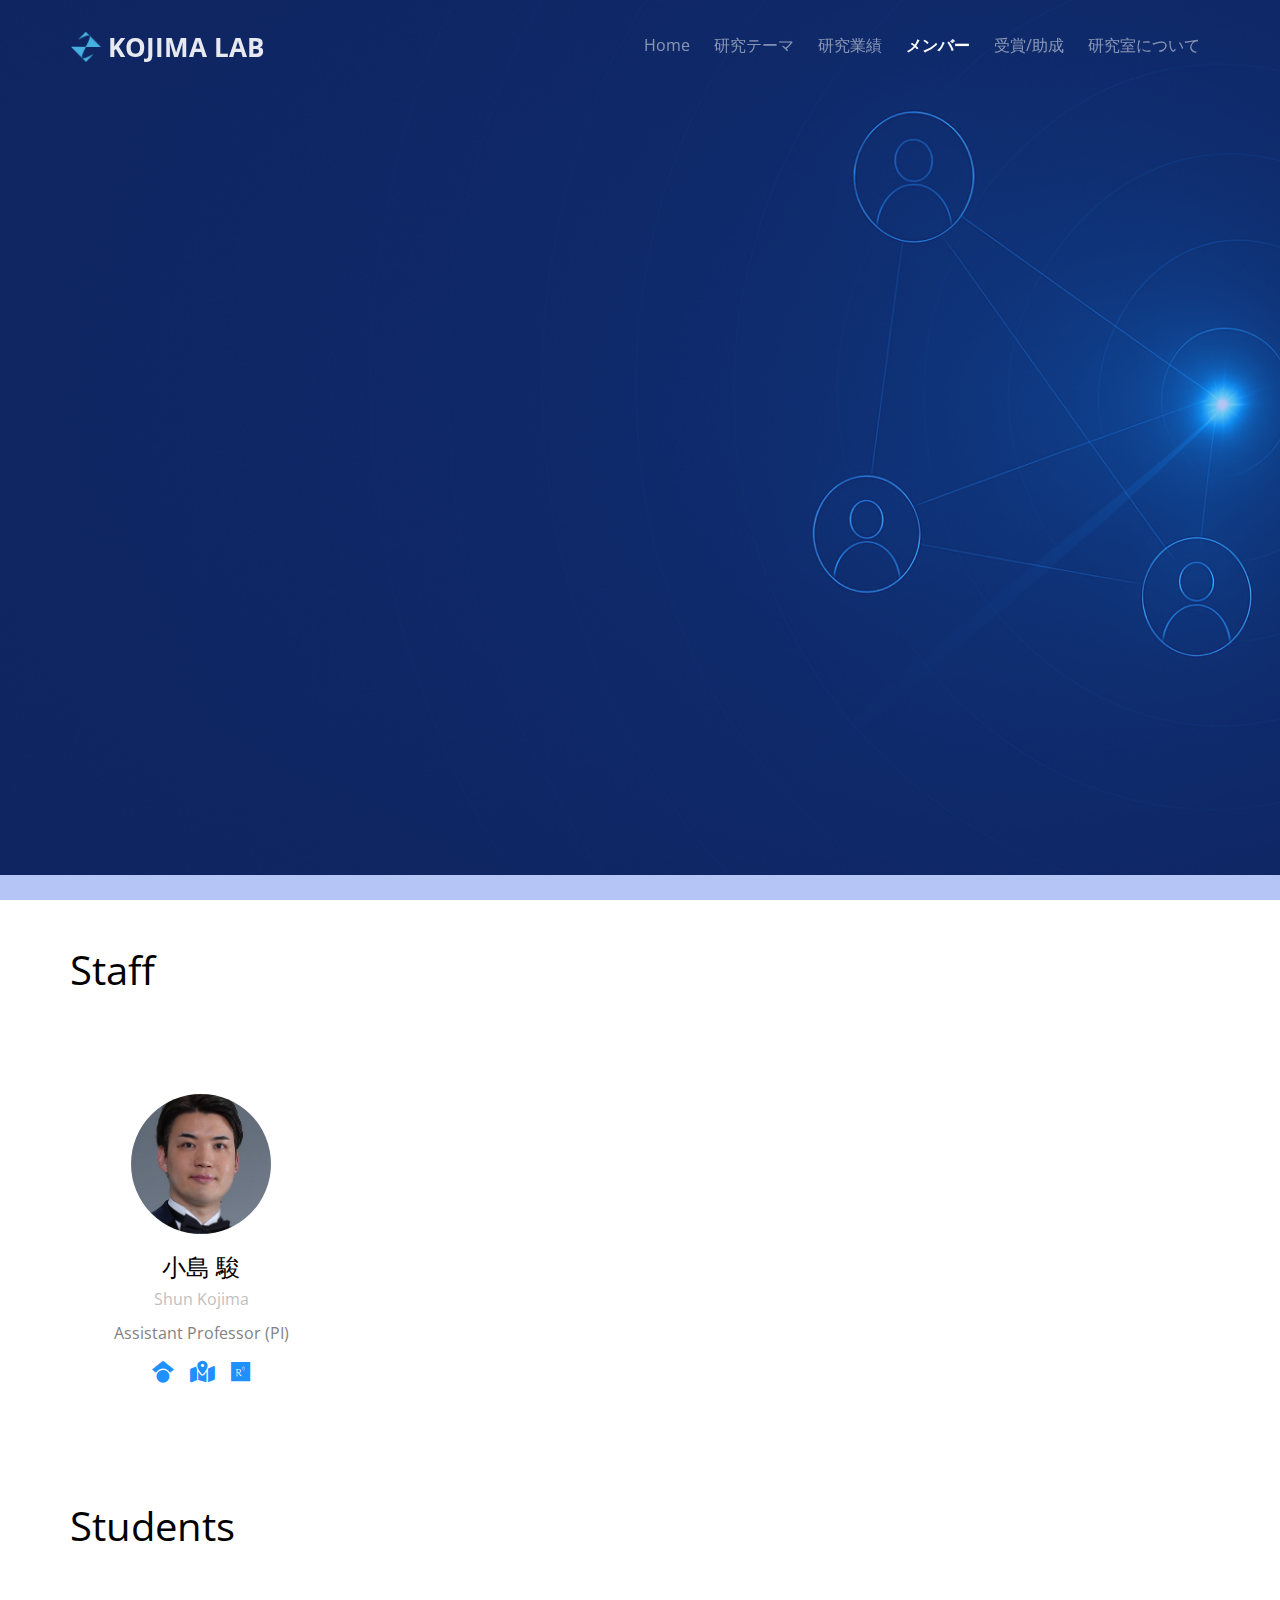
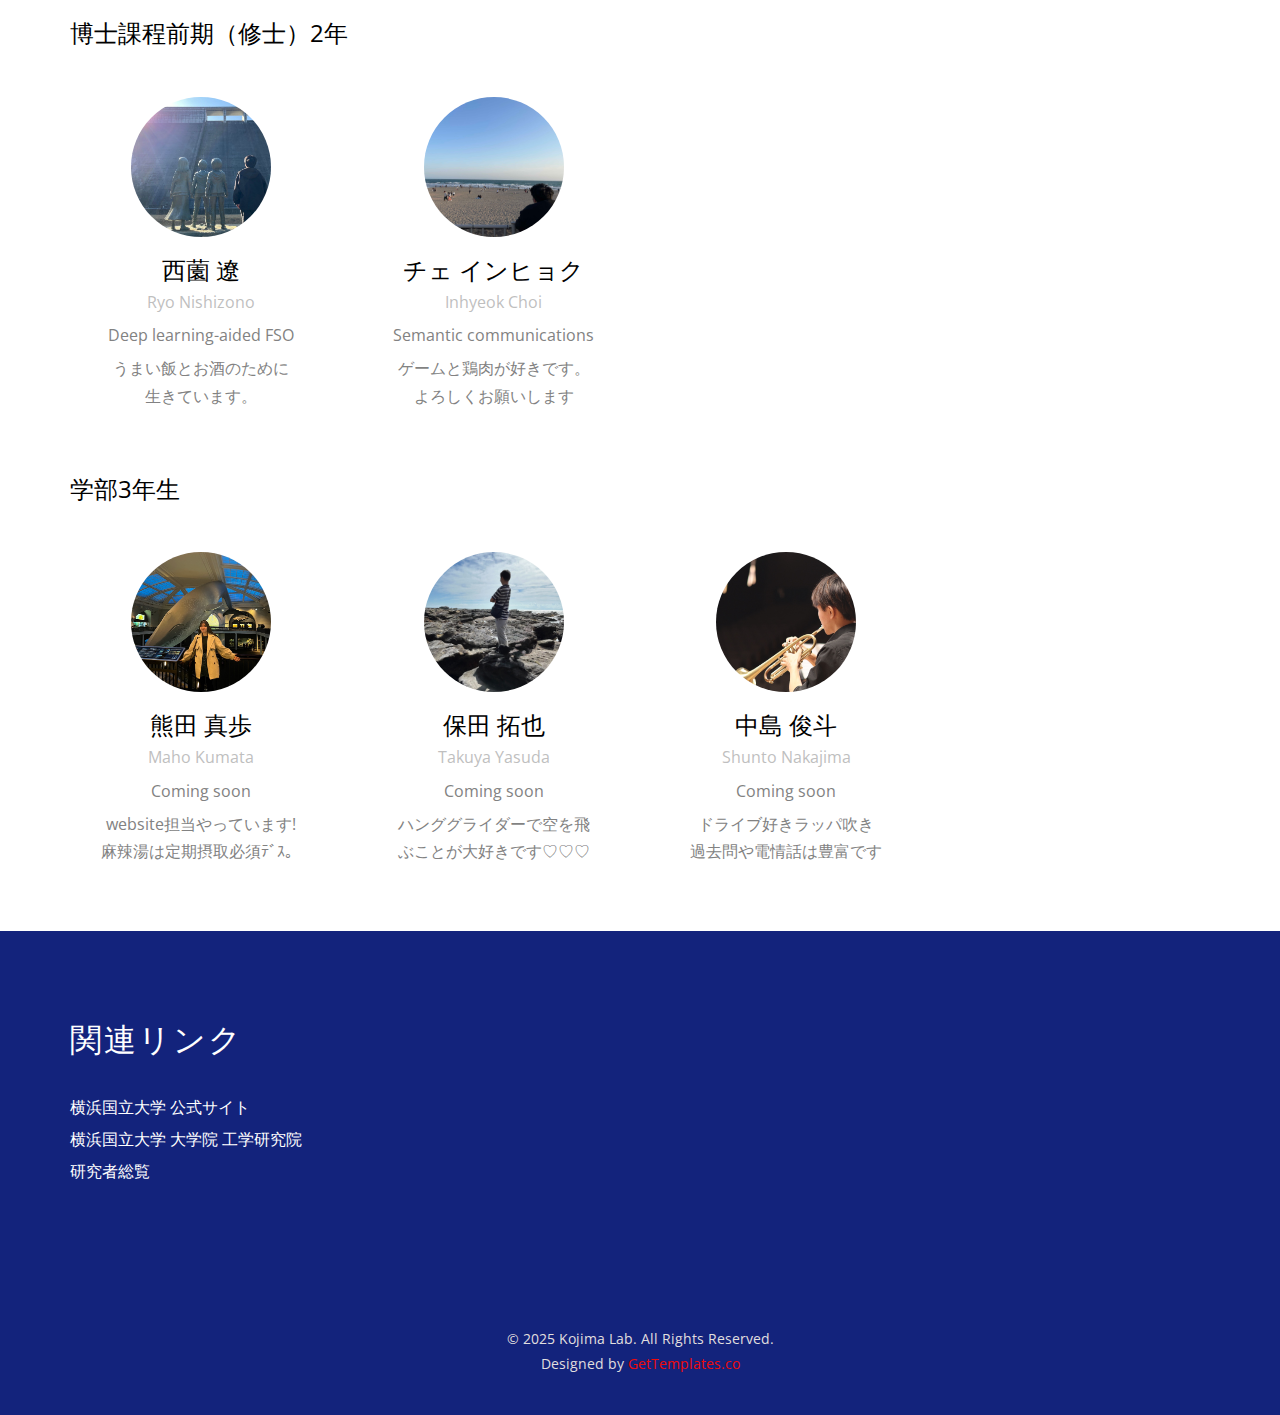
<file: concept/member.html>
<!DOCTYPE HTML>
<!--
	Concept by gettemplates.co
	Twitter: http://twitter.com/gettemplateco
	URL: http://gettemplates.co
-->
<html>
	<head>
	<!-- Google tag (gtag.js) -->
	<script async src="https://www.googletagmanager.com/gtag/js?id=G-PTXJ1903ZF"></script>
	<script>
	  window.dataLayer = window.dataLayer || [];
	  function gtag(){dataLayer.push(arguments);}
	  gtag('js', new Date());

	  gtag('config', 'G-PTXJ1903ZF');
	</script>
	
	<meta charset="utf-8">
	<meta http-equiv="X-UA-Compatible" content="IE=edge">
	<title>Kojima Lab</title>
	<link rel="icon" type="image/png" href="images/KojimaLab_logo.png">
	<meta name="viewport" content="width=device-width, initial-scale=1">
	<meta name="description" content="横浜国立大学小島研究室の公式サイト。物理層鍵生成・セマンティック通信などの研究紹介と業績一覧。" />
	<meta name="keywords" content="free website templates, free html5, free template, free bootstrap, free website template, html5, css3, mobile first, responsive" />
	<meta name="author" content="gettemplates.co" />

  	<!-- Facebook and Twitter integration -->
	<meta property="og:title" content=""/>
	<meta property="og:image" content=""/>
	<meta property="og:url" content=""/>
	<meta property="og:site_name" content=""/>
	<meta property="og:description" content=""/>
	<meta name="twitter:title" content="" />
	<meta name="twitter:image" content="" />
	<meta name="twitter:url" content="" />
	<meta name="twitter:card" content="" />

	<link href="https://fonts.googleapis.com/css?family=Open+Sans:300,400,700" rel="stylesheet">
	
	<!-- Animate.css -->
	<link rel="stylesheet" href="css/animate.css">
	<!-- Icomoon Icon Fonts-->
	<link rel="stylesheet" href="css/icomoon.css">
	<!-- Bootstrap  -->
	<link rel="stylesheet" href="css/bootstrap.css">

	<!-- Magnific Popup -->
	<link rel="stylesheet" href="css/magnific-popup.css">

	<!-- Theme style  -->
	<link rel="stylesheet" href="css/style.css">
	
	<link rel="stylesheet"
      href="https://cdnjs.cloudflare.com/ajax/libs/font-awesome/6.5.0/css/all.min.css">

	<!-- Modernizr JS -->
	<script src="js/modernizr-2.6.2.min.js"></script>
	<!-- FOR IE9 below -->
	<!--[if lt IE 9]>
	<script src="js/respond.min.js"></script>
	<![endif]-->

	</head>
	<body>
		
	<div class="fh5co-loader"></div>
	
	<div id="page">
	<nav class="fh5co-nav" role="navigation">
		<div class="container">
			<div class="row">
				<div class="col-xs-2 text-left">
					<div id="fh5co-logo">
						<a href="index.html" class="logo-link">
						  <img src="images/KojimaLab_logo.png" alt="Lab logo" class="logo-icon">
						  <span class="logo-text">Kojima&nbsp;Lab</span>
						</a>
					  </div>
				</div>
				<div class="col-xs-10 text-right menu-1">
					<ul>
						<li><a href="index.html">Home</a></li>
						<li class="has-dropdown">
							<a href="research.html">研究テーマ</a>
							<!--<ul class="dropdown">
								<li><a href="#">Semantic Communication</a></li>
								<li><a href="#">Physical Layer Security</a></li>
								<li><a href="#">Backscatter Communication</a></li>
								<li><a href="#">Stacked RIS</a></li>
							</ul>-->
						</li>

						<li><a href="publication.html">研究業績</a></li>
						<li class="active"><a href="member.html">メンバー</a></li>
						<li><a href="award&grant.html">受賞/助成</a></li>
						<li><a href="aboutlab.html">研究室について</a></li>
					</ul>
				</div>
			</div>
			
		</div>
	</nav>

	<header id="fh5co-header" class="fh5co-cover" style="background-image:url(images/back_mem.png);" data-stellar-background-ratio="0.5">
		<div class="overlay"></div>
		<div class="container">
			<div class="row">
				<div class="col-md-7 text-left">
					<div class="display-t">
						<div class="display-tc animate-box" data-animate-effect="fadeInUp">
							<h1 class="mb30 typewriter" id="main-title" data-title="Members">
								<div class="typing-line">
									<span class="typing-text" id="line1"></span>
									<span class="cursor" id="cursor1"></span>
								</div>
							</h1>
							<h3 class="lab-jp">研究室のメンバー</h3>
						</div>
					</div>
				</div>
			</div>
		</div>
	</header>



	<!-- ===== Staff セクション ===== -->
	<section id="fh5co-staffs" class="border-bottom">  <!-- ← fh5co-bg-section を外す -->
		<div class="container">
  
	  		<!-- 見出し行：余白クラス mt40 を追加 -->
	  		<div class="row row-pb-sm">
				<div class="col-md-12 text-left fh5co-heading mt40">
		  			<h2 class="mb30 section-title section-title-sm">Staff</h2>
				</div>
	  		</div>
  
	  		<!-- メンバーカード：画像の代わりにアイコン -->
	  		<div class="row">
				<div class="col-md-3 col-sm-4">
		  			<div class="fh5co-staff">
						<!-- ▼ ここをアイコンに変更 -->
						<div class="avatar-wrap">
							<img src="images/members/kojima.jpg" alt="Shun Kojima" class="avatar-photo">
						</div>
						<!--<span class="avatar-icon"><i class="icon-graduation-cap"></i></span>-->
						<h3>小島 駿</h3>
						<strong class="role">Shun Kojima</strong>
						<p>Assistant Professor (PI)</p>

						<ul class="member-links">
							<li>
							  <a href="https://scholar.google.com/citations?hl=en&user=Z0A9kPUAAAAJ"
								 target="_blank" aria-label="Google Scholar">
								<i class="fa-brands fa-google-scholar"></i>
							  </a>
							</li>
							<li>
							  <a href="https://researchmap.jp/shunkojima"
								 target="_blank" aria-label="researchmap">
								<i class="fa-solid fa-map-location-dot"></i>
							  </a>
							</li>
							<li>
							  <a href="https://www.researchgate.net/profile/Shun-Kojima?ev=hdr_xprf"
								 target="_blank" aria-label="ResearchGate">
								<i class="fa-brands fa-researchgate"></i>
							  </a>
							</li>
						</ul>
		  			</div>
				</div>

				<!-- ほかの Staff も同様に -->


	  		</div>
		</div>
  	</section>
  
  	<!-- ===== Students セクション ===== -->
<section id="fh5co-students">
  <div class="container">
    <div class="row row-pb-sm">
      <div class="col-md-12 text-left fh5co-heading mt40">
        <h2 class="mb30 section-title section-title-sm">Students</h2>
      </div>
    </div>

    <!-- ===== M2: 上段 ===== -->
    <h3 class="mb20">博士課程前期（修士）2年</h3>
    <div class="row">
      <div class="col-md-3 col-sm-4 col-xs-6">
        <div class="fh5co-staff text-left">
								<div class="avatar-wrap">
									<img src="images/members/nisizono.jpg" alt="Ryo Nishizono" class="avatar-photo" style="object-position:5% 30%;">
								</div>
					<h3>西薗 遼</h3>
					<strong class="role">Ryo Nishizono</strong>
					<p>Deep learning-aided FSO</p>
					<p>うまい飯とお酒のために　生きています。</p>
        </div>
      </div>

      <div class="col-md-3 col-sm-4 col-xs-6">
        <div class="fh5co-staff text-left">
          <div class="avatar-wrap">
            <img src="images/members/choi.jpg" alt="Inhyeok Choi" class="avatar-photo" style="object-position: 90% 50%;">
          </div>
          <h3>チェ インヒョク</h3>
          <strong class="role">Inhyeok Choi</strong>
          <p>Semantic communications</p>
		  <p>ゲームと鶏肉が好きです。よろしくお願いします</p>
        </div>
      </div>
    </div><!-- /.row (M2) -->

    <!-- ===== B3: 下段 ===== -->
    <h3 class="mb20 mt30">学部3年生</h3>
    <div class="row">
      <div class="col-md-3 col-sm-4 col-xs-6">
        <div class="fh5co-staff text-left">
					<div class="avatar-wrap">
						<img src="images/members/kumata2.jpg" alt="Maho Kumata" class="avatar-photo">
					</div>
					<h3>熊田 真歩</h3>
					<strong class="role">Maho Kumata</strong>
					<p>Coming soon</p>
					<p>website担当やっています!麻辣湯は定期摂取必須ﾃﾞｽ。</p>
        </div>
      </div>

      <div class="col-md-3 col-sm-4 col-xs-6">
        <div class="fh5co-staff text-left">
					<div class="avatar-wrap">
						<img src="images/members/yasuda2.jpg" alt="Takuya Yasuda" class="avatar-photo">
					</div>
					<h3>保田 拓也</h3>
					<strong class="role">Takuya Yasuda</strong>
					<p>Coming soon</p>
					<p>ハンググライダーで空を飛ぶことが大好きです♡♡♡</p>
        </div>
      </div>

	  <div class="col-md-3 col-sm-4 col-xs-6">
        <div class="fh5co-staff text-left">
					<div class="avatar-wrap">
						<img src="images/members/nakajima.jpg" alt="Shunto Nakajima" class="avatar-photo avatar-small" style="object-position:15% 30%;">
					</div>
					<h3>中島 俊斗</h3>
					<strong class="role">Shunto Nakajima</strong>
					<p>Coming soon</p>
					<p>ドライブ好きラッパ吹き　過去問や電情話は豊富です</p>
        </div>
      </div>
    </div><!-- /.row (B3) -->

  </div><!-- /.container -->
</section>

	










	<footer id="fh5co-footer" class="bg-dark" role="contentinfo">
		<div class="container">
	  
			<div class="row row-pb-md">
	  
				<!-- 関連リンク：1 カラム -->
				<div class="col-md-4 col-sm-6 fh5co-widget">
			  		<h3 class="footer-title">関連リンク</h3>
			  		<ul class="fh5co-footer-links">
						<li><a href="https://www.ynu.ac.jp/" target="_blank">横浜国立大学 公式サイト</a></li>
						<li><a href="https://www.fse.ynu.ac.jp/" target="_blank">横浜国立大学 大学院 工学研究院</a></li>
						<li><a href="https://er-web.ynu.ac.jp/html/KOJIMA_Shun/ja.html" target="_blank">研究者総覧</a></li>
			  		</ul>
				</div>
	  
				<!-- 追加で列を並べたいときは ↓ をコピーして col‑md‑2/3 等に変更 -->
				<!--
				<div class="col-md-4 col-sm-6 fh5co-widget">
			  		<h3 class="footer-title">学会リンク</h3>
			  		<ul class="fh5co-footer-links">
						<li><a href="#">リンク A</a></li>
						…
			  		</ul>
				</div>
				-->
	  
		  	</div><!-- /.row -->
	  
		  	<div class="row copyright">
				<div class="col-md-12 text-center">
			  	<small>&copy; 2025 Kojima Lab. All Rights Reserved.</small>
				  <small class="block">Designed by <a href="http://gettemplates.co/" 
					target="_blank">GetTemplates.co</a> </small>
				</div>
		  	</div>
	  
			</div><!-- /.container -->
	</footer>

	</div>

	<div class="gototop js-top">
		<a href="#" class="js-gotop"><i class="icon-arrow-up"></i></a>
	</div>
	
	<!-- jQuery -->
	<script src="js/jquery.min.js"></script>
	<!-- jQuery Easing -->
	<script src="js/jquery.easing.1.3.js"></script>
	<!-- Bootstrap -->
	<script src="js/bootstrap.min.js"></script>
	<!-- Waypoints -->
	<script src="js/jquery.waypoints.min.js"></script>
	<!-- countTo -->
	<script src="js/jquery.countTo.js"></script>
	<!-- Magnific Popup -->
	<script src="js/jquery.magnific-popup.min.js"></script>
	<script src="js/magnific-popup-options.js"></script>
	<!-- Stellar -->
	<script src="js/jquery.stellar.min.js"></script>
	<!-- Main -->
	<script src="js/main.js"></script>
	

	</body>
</html>
</file>
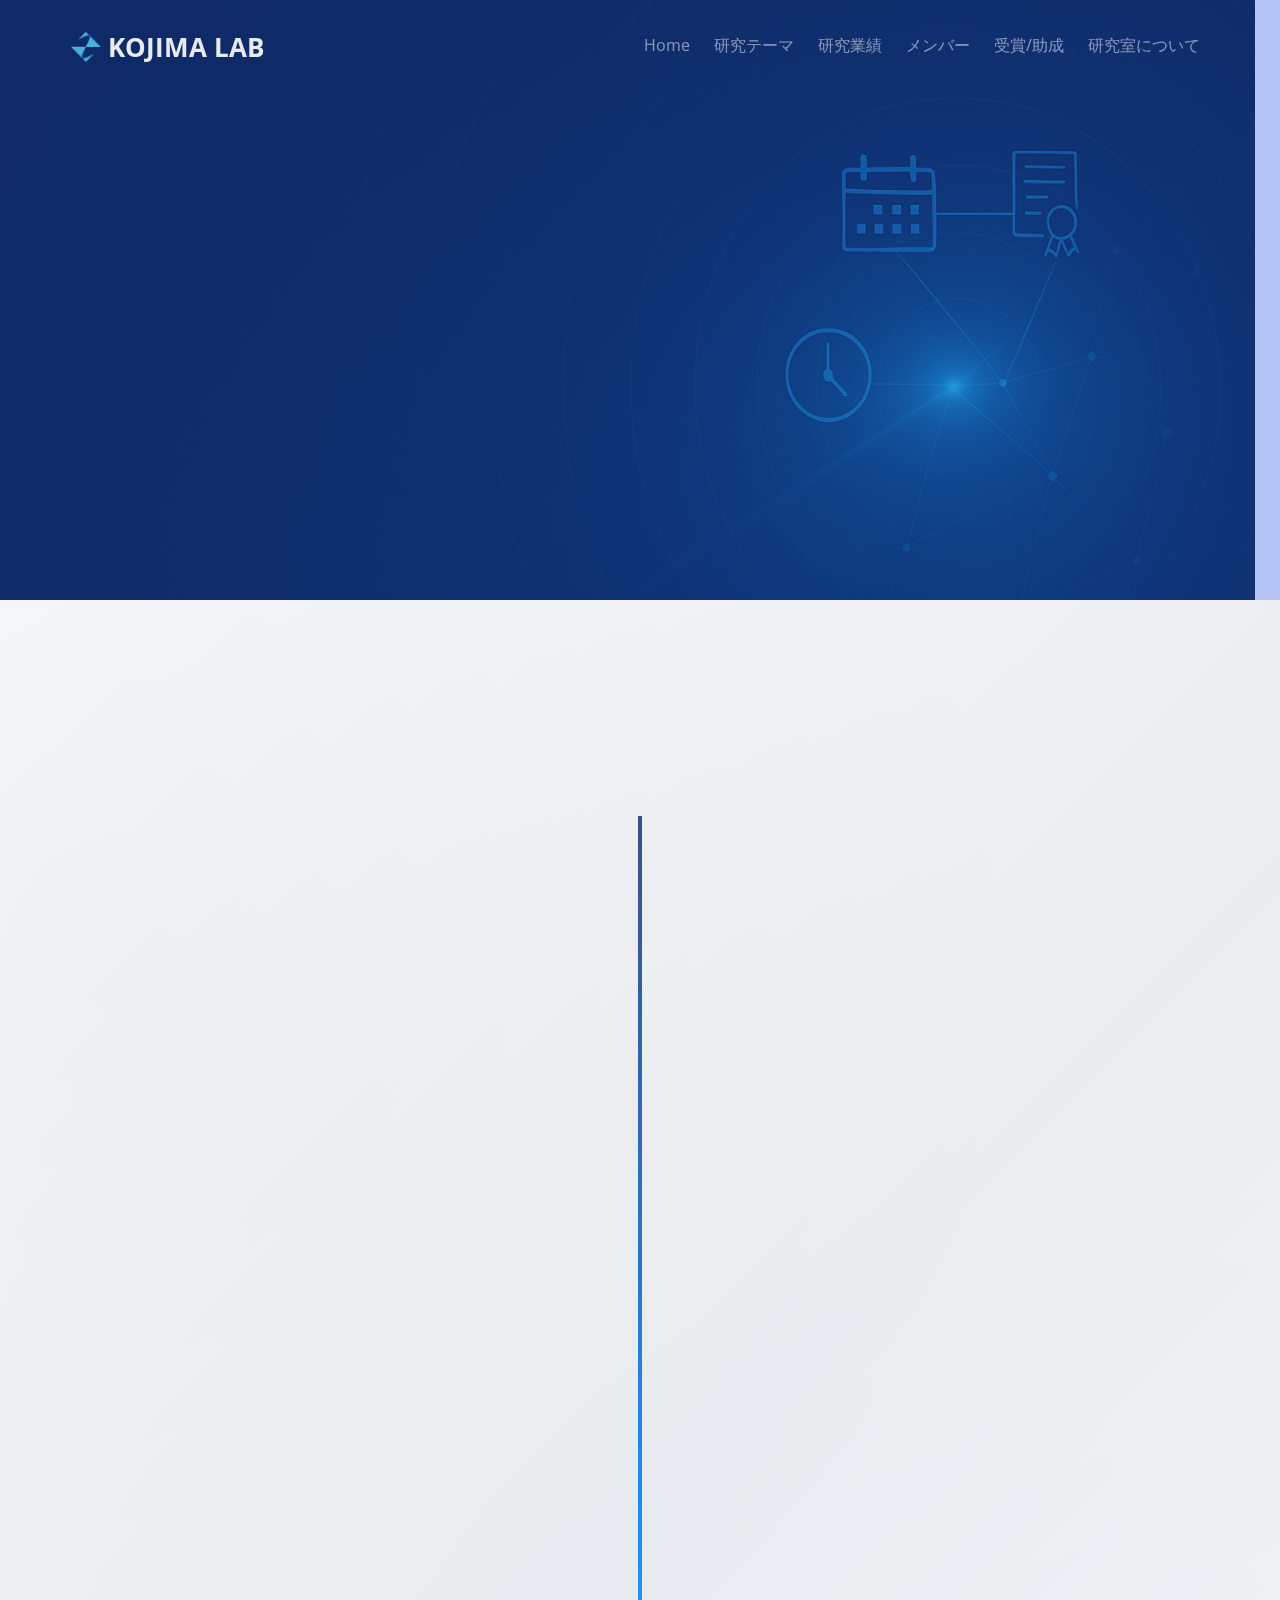
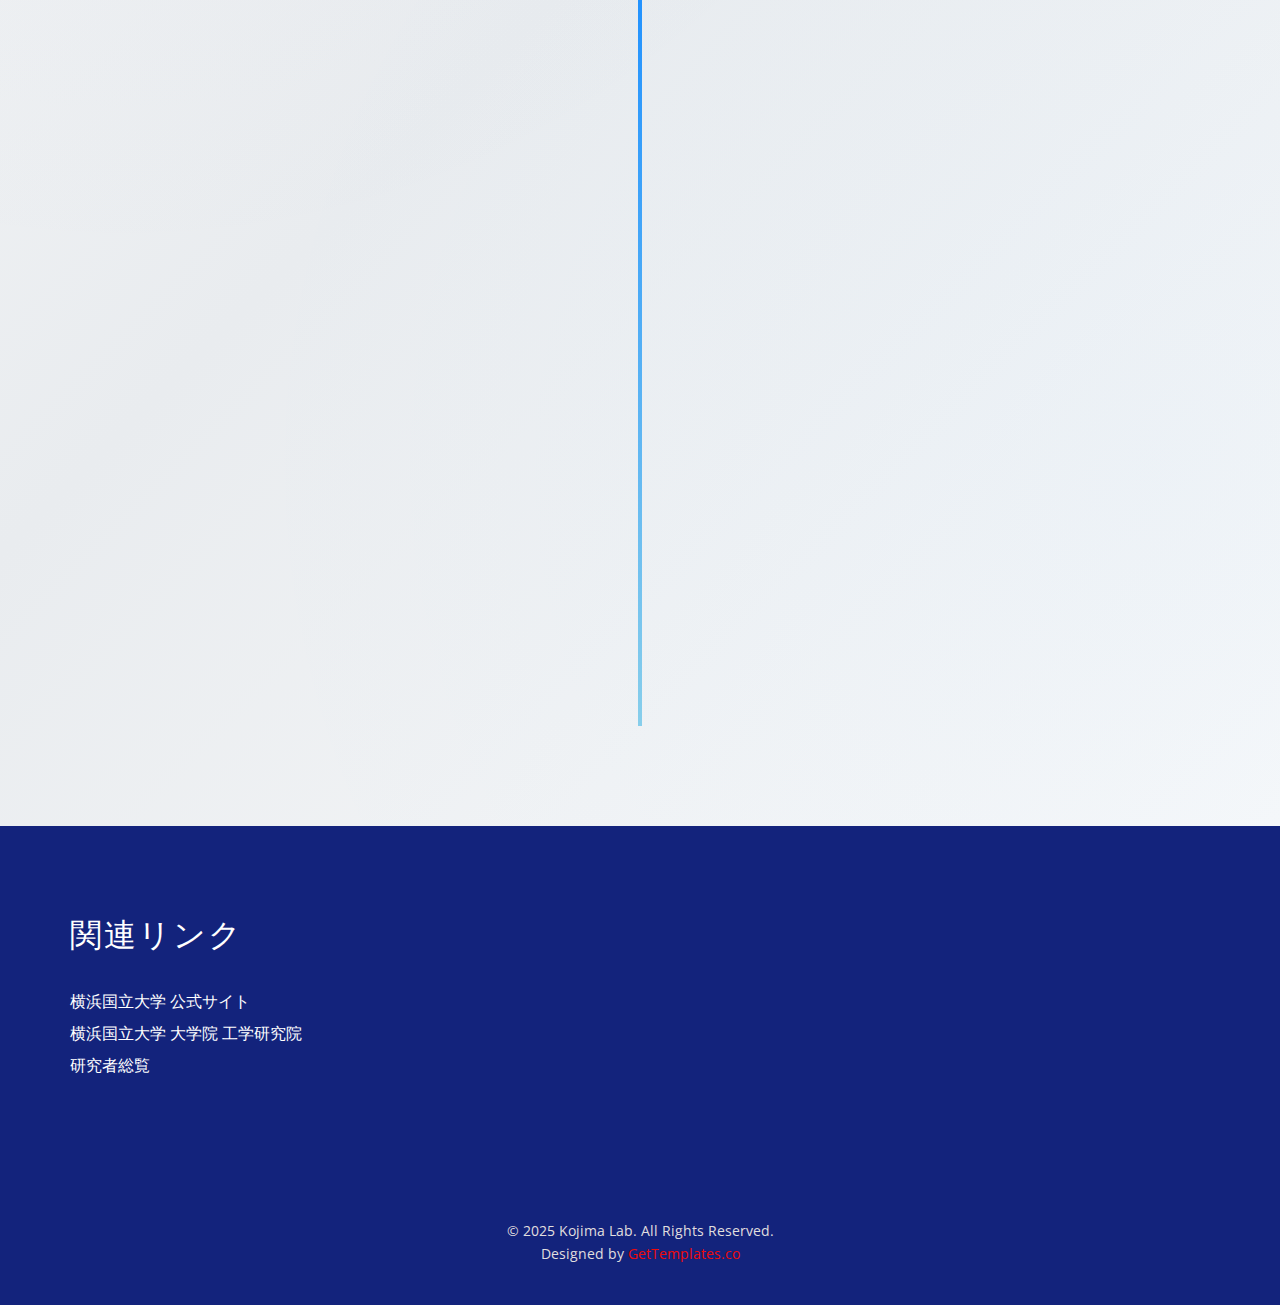
<file: concept/news-archive.html>
<!DOCTYPE HTML>
<html>
	<head>
	<meta charset="utf-8">
	<meta http-equiv="X-UA-Compatible" content="IE=edge">
	<title>History - Kojima Lab</title>
	<meta name="viewport" content="width=device-width, initial-scale=1">
	<meta name="description" content="横浜国立大学小島研究室のニュースアーカイブページ。" />
	<meta name="keywords" content="free website templates, free html5, free template, free bootstrap, free website template, html5, css3, mobile first, responsive" />
	<meta name="author" content="gettemplates.co" />

	<link href="https://fonts.googleapis.com/css?family=Open+Sans:300,400,700" rel="stylesheet">
	
	<!-- Animate.css -->
	<link rel="stylesheet" href="css/animate.css">
	<!-- Icomoon Icon Fonts-->
	<link rel="stylesheet" href="css/icomoon.css">
	<!-- Bootstrap  -->
	<link rel="stylesheet" href="css/bootstrap.css">

	<!-- Magnific Popup -->
	<link rel="stylesheet" href="css/magnific-popup.css">

	<!-- Theme style  -->
		<link rel="stylesheet" href="css/style.css">
		
		<style>
			.timeline-news-section {
				background-color: #ffffff !important; /* Ensure it's solid white */
				padding: 80px 0;
			}
			
			#fh5co-project {
				background-color: #ffffff !important;
				min-height: 100vh;
			}
		</style>
	
		<!-- Modernizr JS -->
	<script src="js/modernizr-2.6.2.min.js"></script>
	<!-- FOR IE9 below -->
	<!--[if lt IE 9]>
	<script src="js/respond.min.js"></script>
	<![endif]-->

	</head>
	<body>
		
	<div class="fh5co-loader"></div>
	
	<div id="page">
	<nav class="fh5co-nav" role="navigation">
		<div class="container">
			<div class="row">
				<div class="col-xs-2 text-left">
					<div id="fh5co-logo">
						<a href="index.html" class="logo-link">
						  <img src="images/KojimaLab_logo.png" alt="Lab logo" class="logo-icon">
						  <span class="logo-text">Kojima&nbsp;Lab</span>
						</a>
					  </div>
				</div>
				<div class="col-xs-10 text-right menu-1">
					<ul>
						<li><a href="index.html">Home</a></li>
						<li class="has-dropdown">
							<a href="research.html">研究テーマ</a>
						</li>

						<li><a href="publication.html">研究業績</a></li>
						<li><a href="member.html">メンバー</a></li>
						<li><a href="award&grant.html">受賞/助成</a></li>
						<li><a href="aboutlab.html">研究室について</a></li>
					</ul>
				</div>
			</div>
			
		</div>
	</nav>

	<header id="fh5co-header" class="fh5co-cover fh5co-cover-sm" role="banner" style="background-image:url(images/back_his.png); min-height: 50vh;" data-stellar-background-ratio="0.5">
		<div class="overlay"></div>
		<div class="container">
			<div class="row">
				<div class="col-md-7 text-left">
					<div class="display-t">
						<div class="display-tc animate-box" data-animate-effect="fadeInUp">
							<h1 class="mb30 typewriter" id="main-title">History</h1>
							<h3 class="lab-jp animate-box" data-animate-effect="fadeInUp" id="sub-title">過去のニュース</h3>
						</div>
					</div>
				</div>
			</div>
		</div>
	</header>


	<!-- ===== News ===== -->
	<div id="fh5co-project" class="timeline-news-section">
		<div class="container">
			<div class="row">
				<div class="col-md-12">
					<!-- タイトル -->
					<div class="timeline-header text-center animate-box" data-animate-effect="fadeInDown">
						<h2 class="timeline-main-title">News</h2>
					</div>

					<!-- タイムライン -->
					<div class="timeline-container">
						<!-- 中央の縦線 -->
						<div class="timeline-line"></div>

						<!-- ニュースアイテム 1 - 左 -->
						<div class="timeline-item timeline-left animate-box" data-animate-effect="fadeInLeft">
							<div class="timeline-content">
								<div class="news-date">2025.10.01</div>
								<div class="news-category new-members">New Members</div>
								<h3 class="news-title">新メンバー配属</h3>
								<p class="news-description">3年生が3名配属（プレ配属）されました。</p>
							</div>
							<div class="timeline-dot"></div>
						</div>

						<!-- ニュースアイテム 2 - 右 -->
						<div class="timeline-item timeline-right animate-box" data-animate-effect="fadeInRight">
							<div class="timeline-content">
								<div class="news-date">2025.09.26</div>
								<div class="news-category publication">Publication</div>
								<h3 class="news-title">国際会議論文採択</h3>
								<p class="news-description">当研究室の学生2名の論文が国際会議ICETC2025に採択されました。</p>
								<div class="news-details">
									<div class="paper-item">Inlyeok Choi and Shun Kojima, "Semantic Communications using Stacked Intelligent Metasurfaces"</div>
									<div class="paper-item">Ryo Nishizono and Shun Kojima, "High-precision Phase Screen Prediction by Diffusion Model in Free-space Optical Communications"</div>
								</div>
							</div>
							<div class="timeline-dot"></div>
						</div>

						<!-- ニュースアイテム 3 - 左 -->
						<div class="timeline-item timeline-left animate-box" data-animate-effect="fadeInLeft">
							<div class="timeline-content">
								<div class="news-date">2025.09.08</div>
								<div class="news-category research">Research</div>
								<h3 class="news-title">学会発表</h3>
								<p class="news-description">当研究室の学生2名が電子情報通信学会ソサイエティ大会＠岡山で発表しました。</p>
								<div class="news-details">
									<div class="paper-item">Inlyeok Choi, 小島駿, "Stacked Intelligent Metasurface を用いたセマンティック通信"</div>
									<div class="paper-item">西薗 遼, 小島駿, "自由空間光通信における拡散モデルによる大気乱流予測の初期検討"</div>
								</div>
							</div>
							<div class="timeline-dot"></div>
						</div>

						<!-- ニュースアイテム 4 - 右 -->
						<div class="timeline-item timeline-right animate-box" data-animate-effect="fadeInRight">
							<div class="timeline-content">
								<div class="news-date">2025.05.07</div>
								<div class="news-category announcement">Announcement</div>
								<h3 class="news-title">ホームページ開設</h3>
								<p class="news-description">ホームページを開設しました。</p>
							</div>
							<div class="timeline-dot"></div>
						</div>

						<!-- ニュースアイテム 5 - 左 -->
						<div class="timeline-item timeline-left animate-box" data-animate-effect="fadeInLeft">
							<div class="timeline-content">
								<div class="news-date">2025.04.01</div>
								<div class="news-category award">Award</div>
								<h3 class="news-title">研究助成採択</h3>
								<p class="news-description">小島助教の研究課題が戦略的創造研究推進事業（ACT-X） 加速フェーズに採択されました。</p>
							</div>
							<div class="timeline-dot"></div>
						</div>

						<!-- ニュースアイテム 6 - 右 -->
						<div class="timeline-item timeline-right animate-box" data-animate-effect="fadeInRight">
							<div class="timeline-content">
								<div class="news-date">2025.04.01</div>
								<div class="news-category milestone">Milestone</div>
								<h3 class="news-title">研究室発足</h3>
								<p class="news-description">小島研究室が発足しました。</p>
							</div>
							<div class="timeline-dot"></div>
						</div>

					</div>
				</div>
			</div>
		</div>
	</div>


	<footer id="fh5co-footer" class="bg-dark" role="contentinfo">
		<div class="container">
	  
			<div class="row row-pb-md">
	  
				<!-- 関連リンク：1 カラム -->
				<div class="col-md-4 col-sm-6 fh5co-widget">
			  		<h3 class="footer-title">関連リンク</h3>
			  		<ul class="fh5co-footer-links">
						<li><a href="https://www.ynu.ac.jp/" target="_blank">横浜国立大学 公式サイト</a></li>
						<li><a href="https://www.fse.ynu.ac.jp/" target="_blank">横浜国立大学 大学院 工学研究院</a></li>
						<li><a href="https://er-web.ynu.ac.jp/html/KOJIMA_Shun/ja.html" target="_blank">研究者総覧</a></li>
			  		</ul>
				</div>
	  
			</div><!-- /.row -->
	  
		  	<div class="row copyright">
				<div class="col-md-12 text-center">
			  	<small class="block">&copy; 2025 Kojima Lab. All Rights Reserved.</small>
				  <small class="block">Designed by <a href="http://gettemplates.co/" 
					target="_blank">GetTemplates.co</a> </small>
				</div>
		  	</div>
	  
			</div><!-- /.container -->
	</footer>

	</div>

	<div class="gototop js-top">
		<a href="#" class="js-gotop"><i class="icon-arrow-up"></i></a>
	</div>
	
	<!-- jQuery -->
	<script src="js/jquery.min.js"></script>
	<!-- jQuery Easing -->
	<script src="js/jquery.easing.1.3.js"></script>
	<!-- Bootstrap -->
	<script src="js/bootstrap.min.js"></script>
	<!-- Waypoints -->
	<script src="js/jquery.waypoints.min.js"></script>
	<!-- countTo -->
	<script src="js/jquery.countTo.js"></script>
	<!-- Magnific Popup -->
	<script src="js/jquery.magnific-popup.min.js"></script>
	<script src="js/magnific-popup-options.js"></script>
	<!-- Stellar -->
	<script src="js/jquery.stellar.min.js"></script>
	<!-- Main -->
	<script src="js/main.js"></script>
	<!-- Research Scroll Animation -->
	<script src="js/research-scroll.js"></script>

	</body>
</html>
</file>
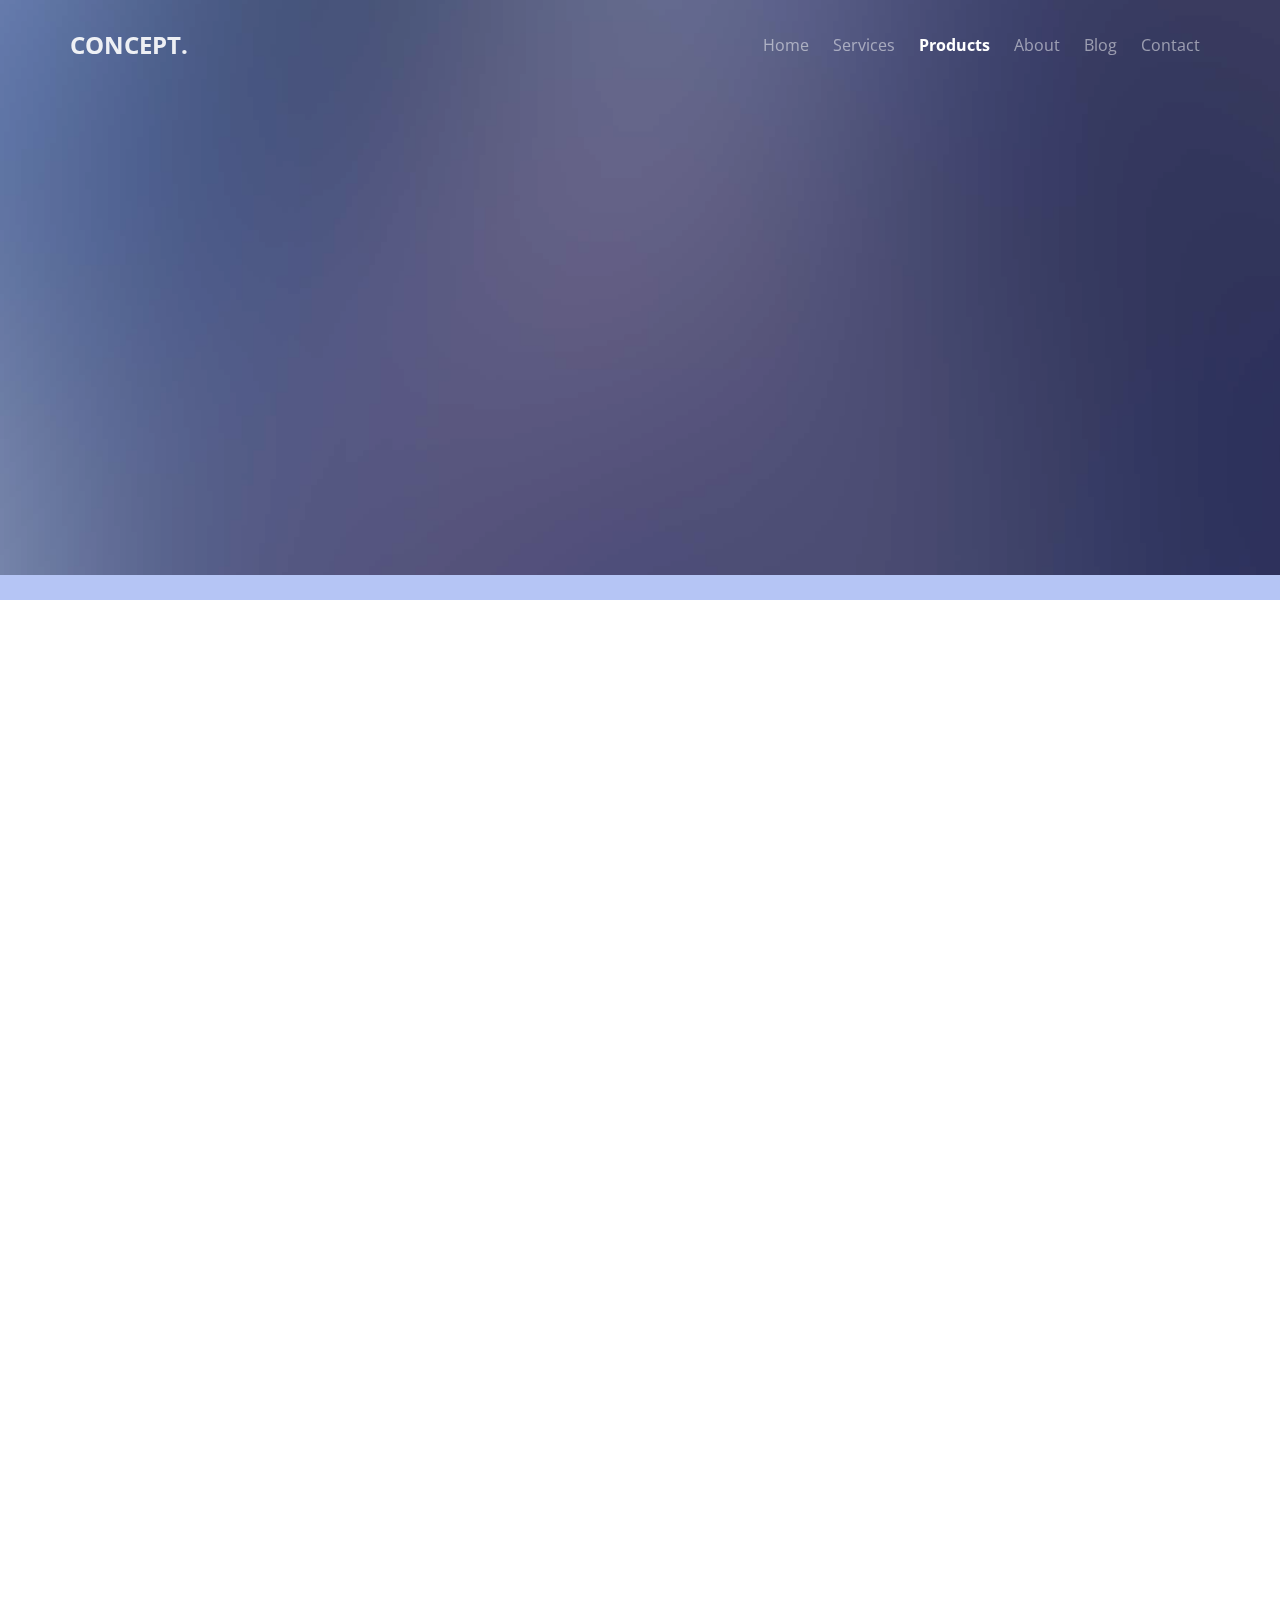
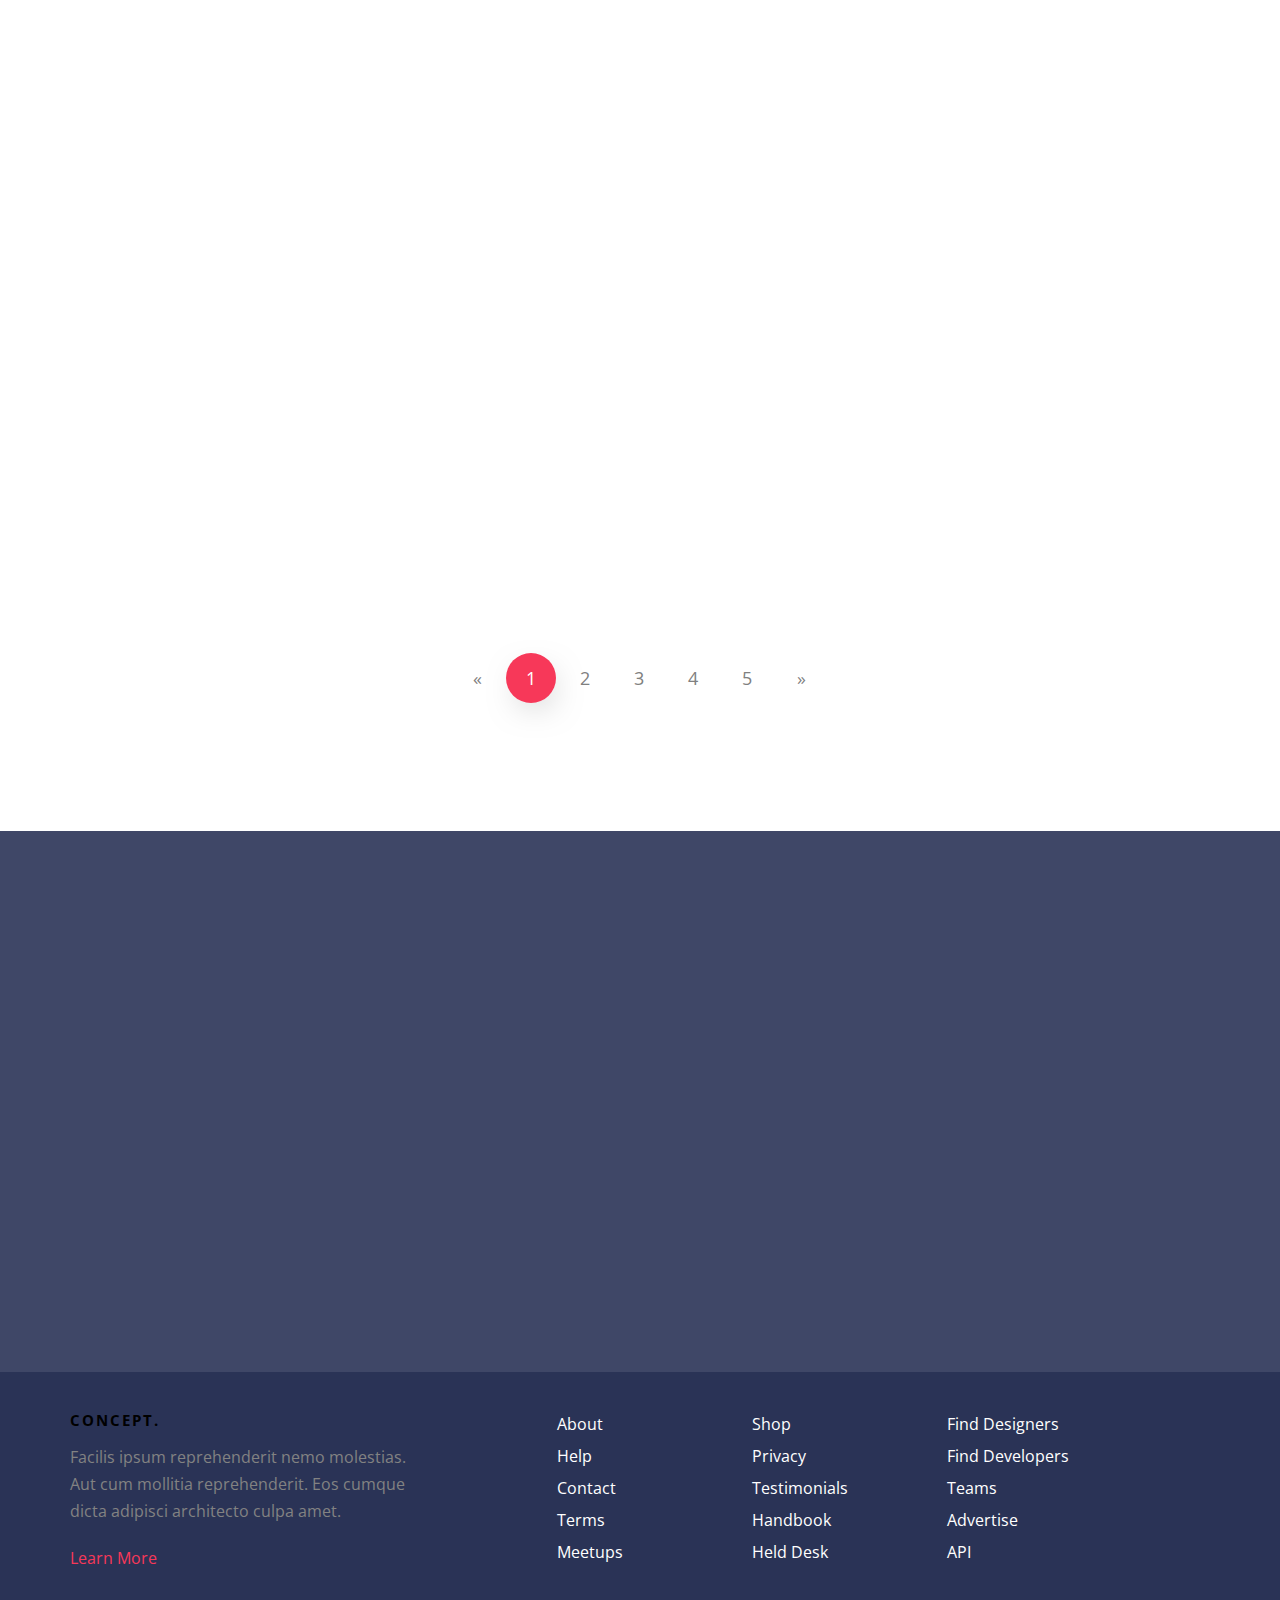
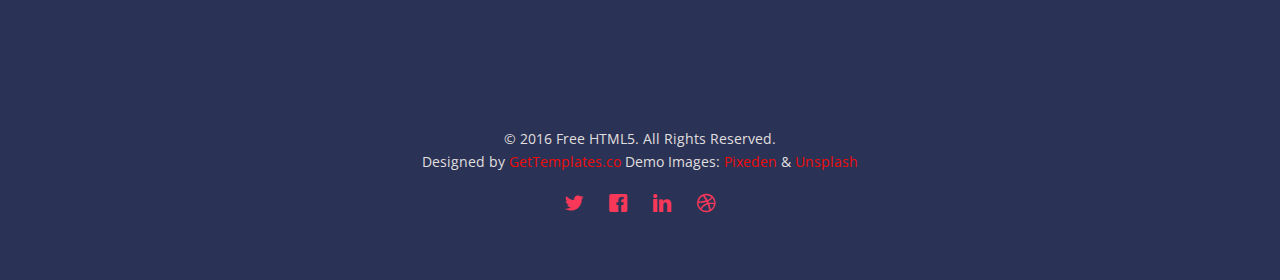
<file: concept/products.html>
<!DOCTYPE HTML>
<!--
	Concept by gettemplates.co
	Twitter: http://twitter.com/gettemplateco
	URL: http://gettemplates.co
-->
<html>
	<head>
	<meta charset="utf-8">
	<meta http-equiv="X-UA-Compatible" content="IE=edge">
	<title>Concept &mdash; Free Website Template, Free HTML5 Template by gettemplates.co</title>
	<meta name="viewport" content="width=device-width, initial-scale=1">
	<meta name="description" content="Free HTML5 Website Template by gettemplates.co" />
	<meta name="keywords" content="free website templates, free html5, free template, free bootstrap, free website template, html5, css3, mobile first, responsive" />
	<meta name="author" content="gettemplates.co" />

  	<!-- Facebook and Twitter integration -->
	<meta property="og:title" content=""/>
	<meta property="og:image" content=""/>
	<meta property="og:url" content=""/>
	<meta property="og:site_name" content=""/>
	<meta property="og:description" content=""/>
	<meta name="twitter:title" content="" />
	<meta name="twitter:image" content="" />
	<meta name="twitter:url" content="" />
	<meta name="twitter:card" content="" />

	<link href="https://fonts.googleapis.com/css?family=Open+Sans:300,400,700" rel="stylesheet">
	
	<!-- Animate.css -->
	<link rel="stylesheet" href="css/animate.css">
	<!-- Icomoon Icon Fonts-->
	<link rel="stylesheet" href="css/icomoon.css">
	<!-- Bootstrap  -->
	<link rel="stylesheet" href="css/bootstrap.css">

	<!-- Magnific Popup -->
	<link rel="stylesheet" href="css/magnific-popup.css">

	<!-- Theme style  -->
	<link rel="stylesheet" href="css/style.css">

	<!-- Modernizr JS -->
	<script src="js/modernizr-2.6.2.min.js"></script>
	<!-- FOR IE9 below -->
	<!--[if lt IE 9]>
	<script src="js/respond.min.js"></script>
	<![endif]-->

	</head>
	<body>
		
	<div class="fh5co-loader"></div>
	
	<div id="page">
	<nav class="fh5co-nav" role="navigation">
		<div class="container">
			<div class="row">
				<div class="col-xs-2 text-left">
					<div id="fh5co-logo"><a href="index.html">Concept<span>.</span></a></div>
				</div>
				<div class="col-xs-10 text-right menu-1">
					<ul>
						<li><a href="index.html">Home</a></li>
						<li class="has-dropdown">
							<a href="services.html">Services</a>
							<ul class="dropdown">
								<li><a href="#">Web Design</a></li>
								<li><a href="#">eCommerce</a></li>
								<li><a href="#">Branding</a></li>
								<li><a href="#">API</a></li>
							</ul>
						</li>

						<li class="active"><a href="products.html">Products</a></li>
						<li><a href="about.html">About</a></li>
						<li><a href="blog.html">Blog</a></li>
						<li><a href="contact.html">Contact</a></li>
					</ul>
				</div>
			</div>
			
		</div>
	</nav>

	<header id="fh5co-header" class="fh5co-cover fh5co-cover-sm" role="banner" style="background-image:url(images/img_bg_1.jpg);" data-stellar-background-ratio="0.5">
		<div class="overlay"></div>
		<div class="container">
			<div class="row">
				<div class="col-md-7 text-left">
					<div class="display-t">
						<div class="display-tc animate-box" data-animate-effect="fadeInUp">
							<h1 class="mb30">Our Creative Products</h1>
						</div>
					</div>
				</div>
			</div>
		</div>
	</header>

	

	<div id="fh5co-project">
		<div class="container">
			<div class="row row-pb-md">
				<div class="col-md-8 col-md-offset-2 text-left fh5co-heading  animate-box">
					<span>Want Some Cool Stuff</span>
					<h2>Recent Products</h2>
					<p>Dignissimos asperiores vitae velit veniam totam fuga molestias accusamus alias autem provident. Odit ab aliquam dolor eius.</p>
				</div>
			</div>

			<div class="row">
				<div class="col-md-4 col-sm-6 fh5co-project animate-box" data-animate-effect="fadeIn">
					<a href="#"><img src="images/work-1.jpg" alt="Free HTML5 Website Template by gettemplates.co" class="img-responsive">
						<div class="fh5co-copy">
							<h3>Clipboard Office</h3>
							<p>Web Design</p>
						</div>
					</a>
				</div>
				<div class="col-md-4 col-sm-6 fh5co-project animate-box" data-animate-effect="fadeIn">
					<a href="#"><img src="images/work-2.jpg" alt="Free HTML5 Website Template by gettemplates.co" class="img-responsive">
						<div class="fh5co-copy">
							<h3>Smart Layers</h3>
							<p>Brand &amp; Identity</p>
						</div>
					</a>
				</div>
				<div class="col-md-4 col-sm-6 fh5co-project animate-box" data-animate-effect="fadeIn">
					<a href="#"><img src="images/work-3.jpg" alt="Free HTML5 Website Template by gettemplates.co" class="img-responsive">
						<div class="fh5co-copy">
							<h3>Notepad Mockup</h3>
							<p>Illustration</p>
						</div>
					</a>
				</div>

				<div class="col-md-4 col-sm-6 fh5co-project animate-box" data-animate-effect="fadeIn">
					<a href="#"><img src="images/work-4.jpg" alt="Free HTML5 Website Template by gettemplates.co" class="img-responsive">
						<div class="fh5co-copy">
							<h3>Outline Ribbon</h3>
							<p>Web Design</p>
						</div>
					</a>
				</div>
				<div class="col-md-4 col-sm-6 fh5co-project animate-box" data-animate-effect="fadeIn">
					<a href="#"><img src="images/work-5.jpg" alt="Free HTML5 Website Template by gettemplates.co" class="img-responsive">
						<div class="fh5co-copy">
							<h3>Food Icons Set</h3>
							<p>Brand &amp; Identity</p>
						</div>
					</a>
				</div>
				<div class="col-md-4 col-sm-6 fh5co-project animate-box" data-animate-effect="fadeIn">
					<a href="#"><img src="images/work-6.jpg" alt="Free HTML5 Website Template by gettemplates.co" class="img-responsive">
						<div class="fh5co-copy">
							<h3>Business Card</h3>
							<p>Illustration</p>
						</div>
					</a>
				</div>

				<div class="col-md-4 col-sm-6 fh5co-project animate-box" data-animate-effect="fadeIn">
					<a href="#"><img src="images/work-1.jpg" alt="Free HTML5 Website Template by gettemplates.co" class="img-responsive">
						<div class="fh5co-copy">
							<h3>Clipboard Office</h3>
							<p>Web Design</p>
						</div>
					</a>
				</div>
				<div class="col-md-4 col-sm-6 fh5co-project animate-box" data-animate-effect="fadeIn">
					<a href="#"><img src="images/work-2.jpg" alt="Free HTML5 Website Template by gettemplates.co" class="img-responsive">
						<div class="fh5co-copy">
							<h3>Smart Layers</h3>
							<p>Brand &amp; Identity</p>
						</div>
					</a>
				</div>
				<div class="col-md-4 col-sm-6 fh5co-project animate-box" data-animate-effect="fadeIn">
					<a href="#"><img src="images/work-3.jpg" alt="Free HTML5 Website Template by gettemplates.co" class="img-responsive">
						<div class="fh5co-copy">
							<h3>Notepad Mockup</h3>
							<p>Illustration</p>
						</div>
					</a>
				</div>

				<div class="col-md-4 col-sm-6 fh5co-project animate-box" data-animate-effect="fadeIn">
					<a href="#"><img src="images/work-4.jpg" alt="Free HTML5 Website Template by gettemplates.co" class="img-responsive">
						<div class="fh5co-copy">
							<h3>Outline Ribbon</h3>
							<p>Web Design</p>
						</div>
					</a>
				</div>
				<div class="col-md-4 col-sm-6 fh5co-project animate-box" data-animate-effect="fadeIn">
					<a href="#"><img src="images/work-5.jpg" alt="Free HTML5 Website Template by gettemplates.co" class="img-responsive">
						<div class="fh5co-copy">
							<h3>Food Icons Set</h3>
							<p>Brand &amp; Identity</p>
						</div>
					</a>
				</div>
				<div class="col-md-4 col-sm-6 fh5co-project animate-box" data-animate-effect="fadeIn">
					<a href="#"><img src="images/work-6.jpg" alt="Free HTML5 Website Template by gettemplates.co" class="img-responsive">
						<div class="fh5co-copy">
							<h3>Business Card</h3>
							<p>Illustration</p>
						</div>
					</a>
				</div>


				<div class="col-md-12 text-center">
					<nav aria-label="Page navigation">
					  <ul class="pagination">
					    <li>
					      <a href="#" aria-label="Previous">
					        <span aria-hidden="true">&laquo;</span>
					      </a>
					    </li>
					    <li class="active"><a href="#">1</a></li>
					    <li><a href="#">2</a></li>
					    <li><a href="#">3</a></li>
					    <li><a href="#">4</a></li>
					    <li><a href="#">5</a></li>
					    <li>
					      <a href="#" aria-label="Next">
					        <span aria-hidden="true">&raquo;</span>
					      </a>
					    </li>
					  </ul>
					</nav>
				</div>

			</div>
		</div>
		
	</div>


	
	<div id="fh5co-started">
		<div class="container">
			<div class="row animate-box">
				<div class="col-md-8 col-md-offset-2 text-center fh5co-heading">
					<span>Let's work together</span>
					<h2>Try this template for free</h2>
					<p>Dignissimos asperiores vitae velit veniam totam fuga molestias accusamus alias autem provident. Odit ab aliquam dolor eius.</p>
					<p><button type="submit" class="btn btn-default">Get In Touch</button></p>
				</div>
			</div>
		</div>
	</div>

	<footer id="fh5co-footer" role="contentinfo">
		<div class="container">
			<div class="row row-pb-md">
				<div class="col-md-4 fh5co-widget ">
					<h3>Concept.</h3>
					<p>Facilis ipsum reprehenderit nemo molestias. Aut cum mollitia reprehenderit. Eos cumque dicta adipisci architecto culpa amet.</p>
					<p><a href="#">Learn More</a></p>
				</div>
				<div class="col-md-2 col-sm-4 col-xs-6 col-md-push-1 ">
					<ul class="fh5co-footer-links">
						<li><a href="#">About</a></li>
						<li><a href="#">Help</a></li>
						<li><a href="#">Contact</a></li>
						<li><a href="#">Terms</a></li>
						<li><a href="#">Meetups</a></li>
					</ul>
				</div>

				<div class="col-md-2 col-sm-4 col-xs-6 col-md-push-1 ">
					<ul class="fh5co-footer-links">
						<li><a href="#">Shop</a></li>
						<li><a href="#">Privacy</a></li>
						<li><a href="#">Testimonials</a></li>
						<li><a href="#">Handbook</a></li>
						<li><a href="#">Held Desk</a></li>
					</ul>
				</div>

				<div class="col-md-2 col-sm-4 col-xs-6 col-md-push-1 ">
					<ul class="fh5co-footer-links">
						<li><a href="#">Find Designers</a></li>
						<li><a href="#">Find Developers</a></li>
						<li><a href="#">Teams</a></li>
						<li><a href="#">Advertise</a></li>
						<li><a href="#">API</a></li>
					</ul>
				</div>
			</div>

			<div class="row copyright">
				<div class="col-md-12 text-center">
					<p>
						<small class="block">&copy; 2016 Free HTML5. All Rights Reserved.</small> 
						<small class="block">Designed by <a href="http://gettemplates.co/" target="_blank">GetTemplates.co</a> Demo Images: <a href="http://pixeden.com/" target="_blank">Pixeden</a> &amp; <a href="http://unsplash.com/" target="_blank">Unsplash</a></small>
					</p>
					<p>
						<ul class="fh5co-social-icons">
							<li><a href="#"><i class="icon-twitter"></i></a></li>
							<li><a href="#"><i class="icon-facebook"></i></a></li>
							<li><a href="#"><i class="icon-linkedin"></i></a></li>
							<li><a href="#"><i class="icon-dribbble"></i></a></li>
						</ul>
					</p>
				</div>
			</div>

		</div>
	</footer>
	</div>

	<div class="gototop js-top">
		<a href="#" class="js-gotop"><i class="icon-arrow-up"></i></a>
	</div>
	
	<!-- jQuery -->
	<script src="js/jquery.min.js"></script>
	<!-- jQuery Easing -->
	<script src="js/jquery.easing.1.3.js"></script>
	<!-- Bootstrap -->
	<script src="js/bootstrap.min.js"></script>
	<!-- Waypoints -->
	<script src="js/jquery.waypoints.min.js"></script>
	<!-- countTo -->
	<script src="js/jquery.countTo.js"></script>
	<!-- Magnific Popup -->
	<script src="js/jquery.magnific-popup.min.js"></script>
	<script src="js/magnific-popup-options.js"></script>
	<!-- Stellar -->
	<script src="js/jquery.stellar.min.js"></script>
	<!-- Main -->
	<script src="js/main.js"></script>

	</body>
</html>
</file>
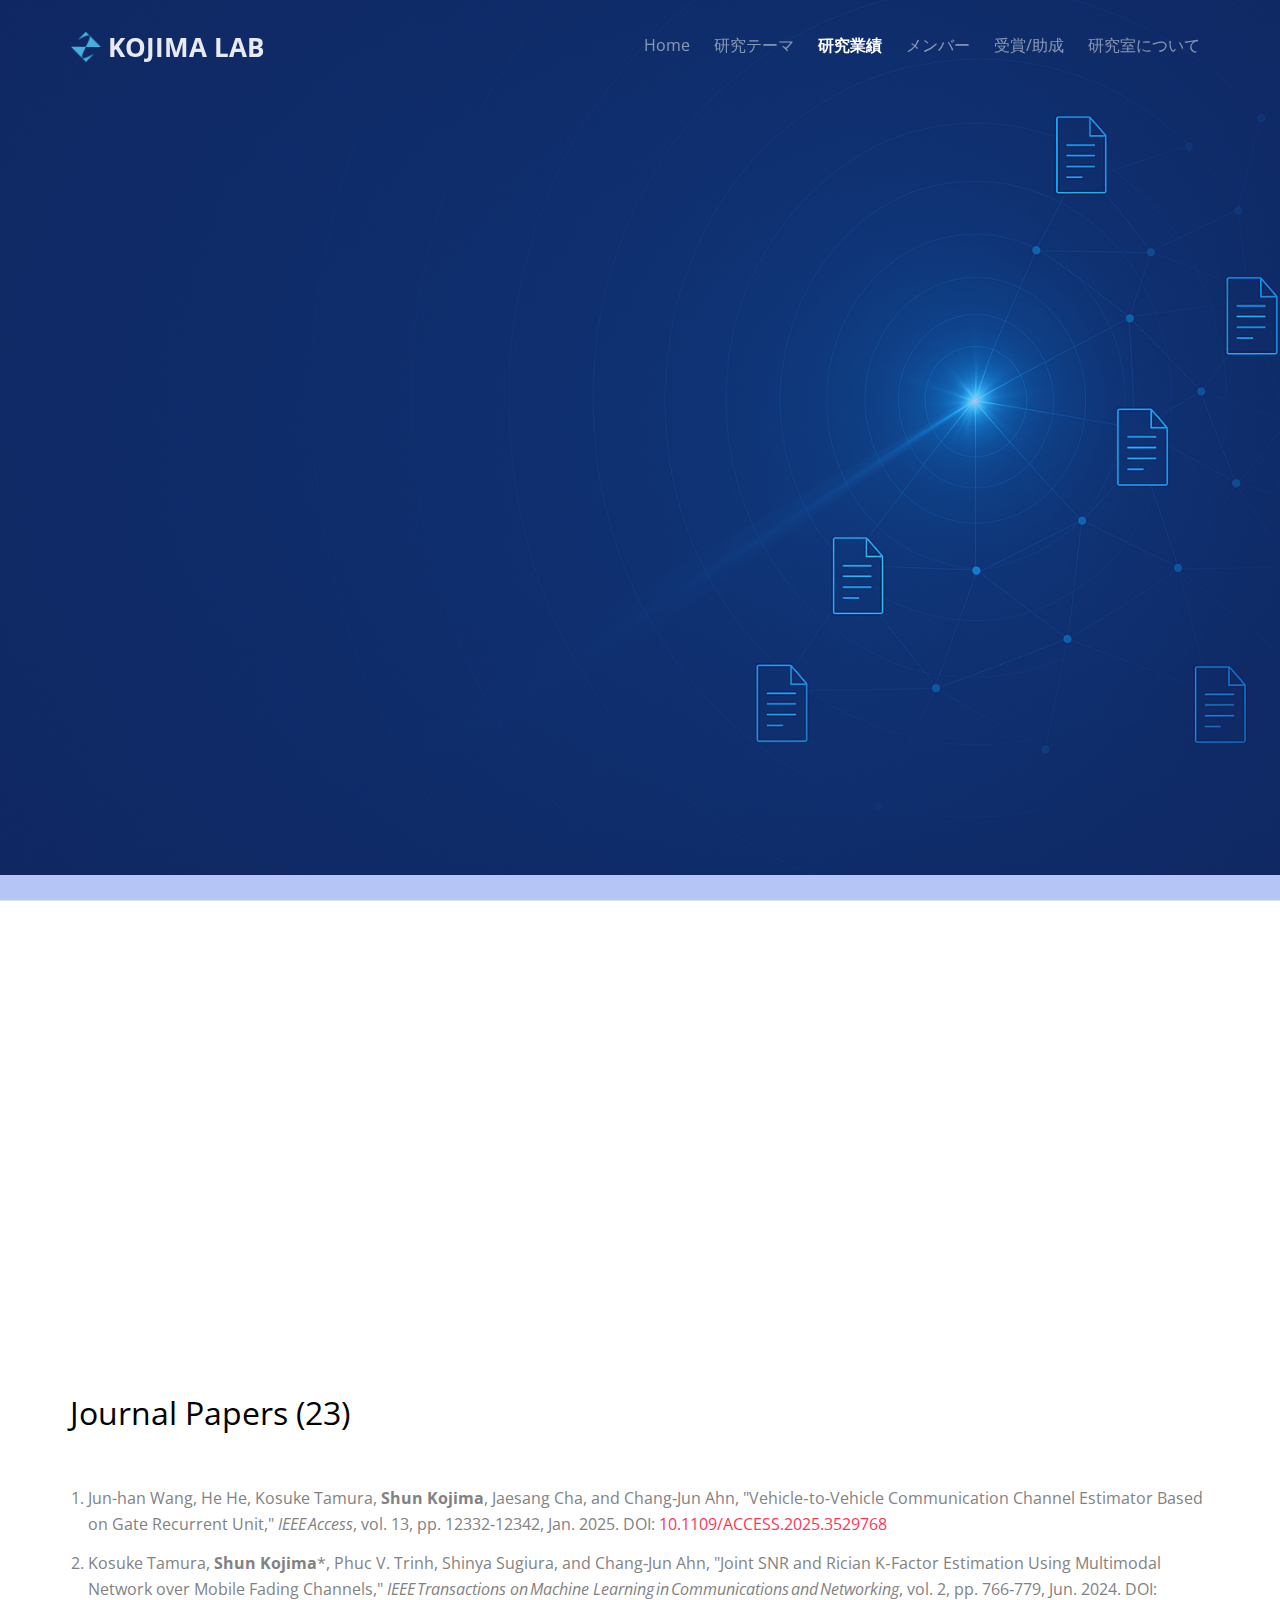
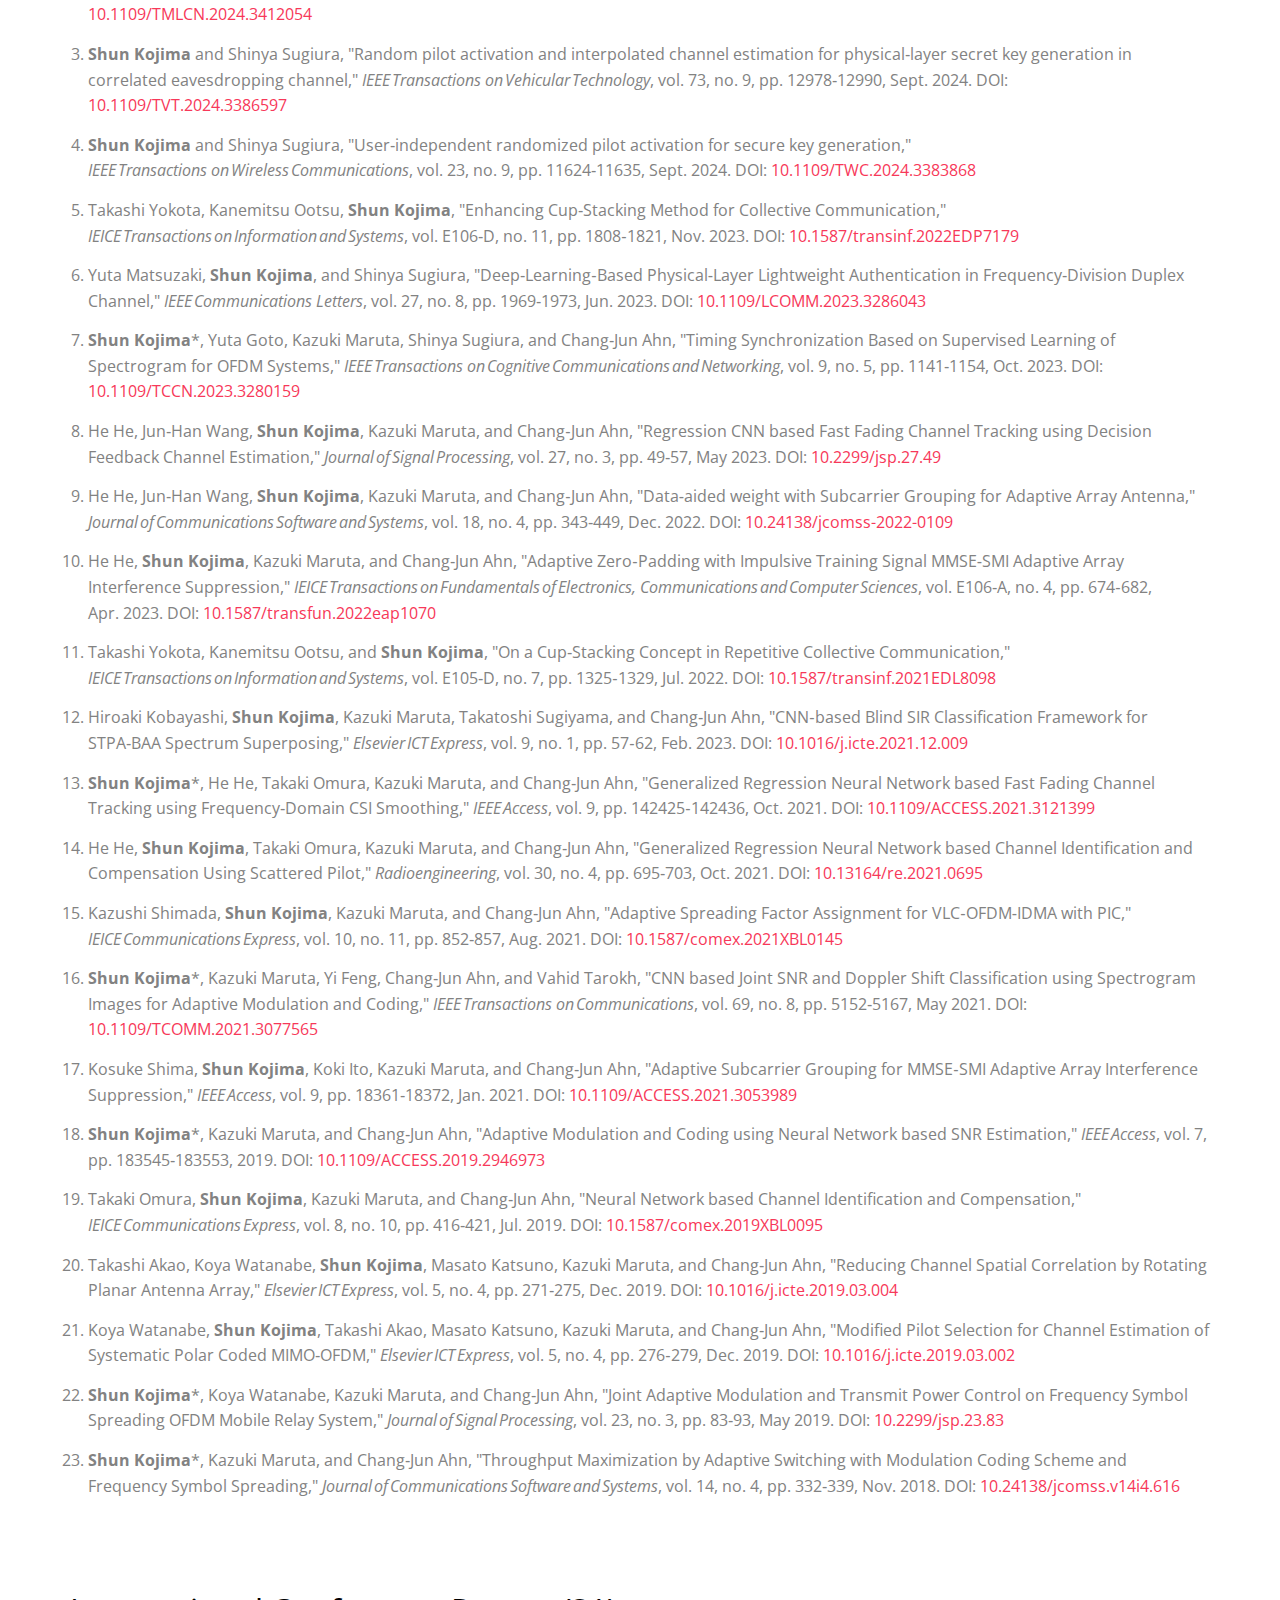
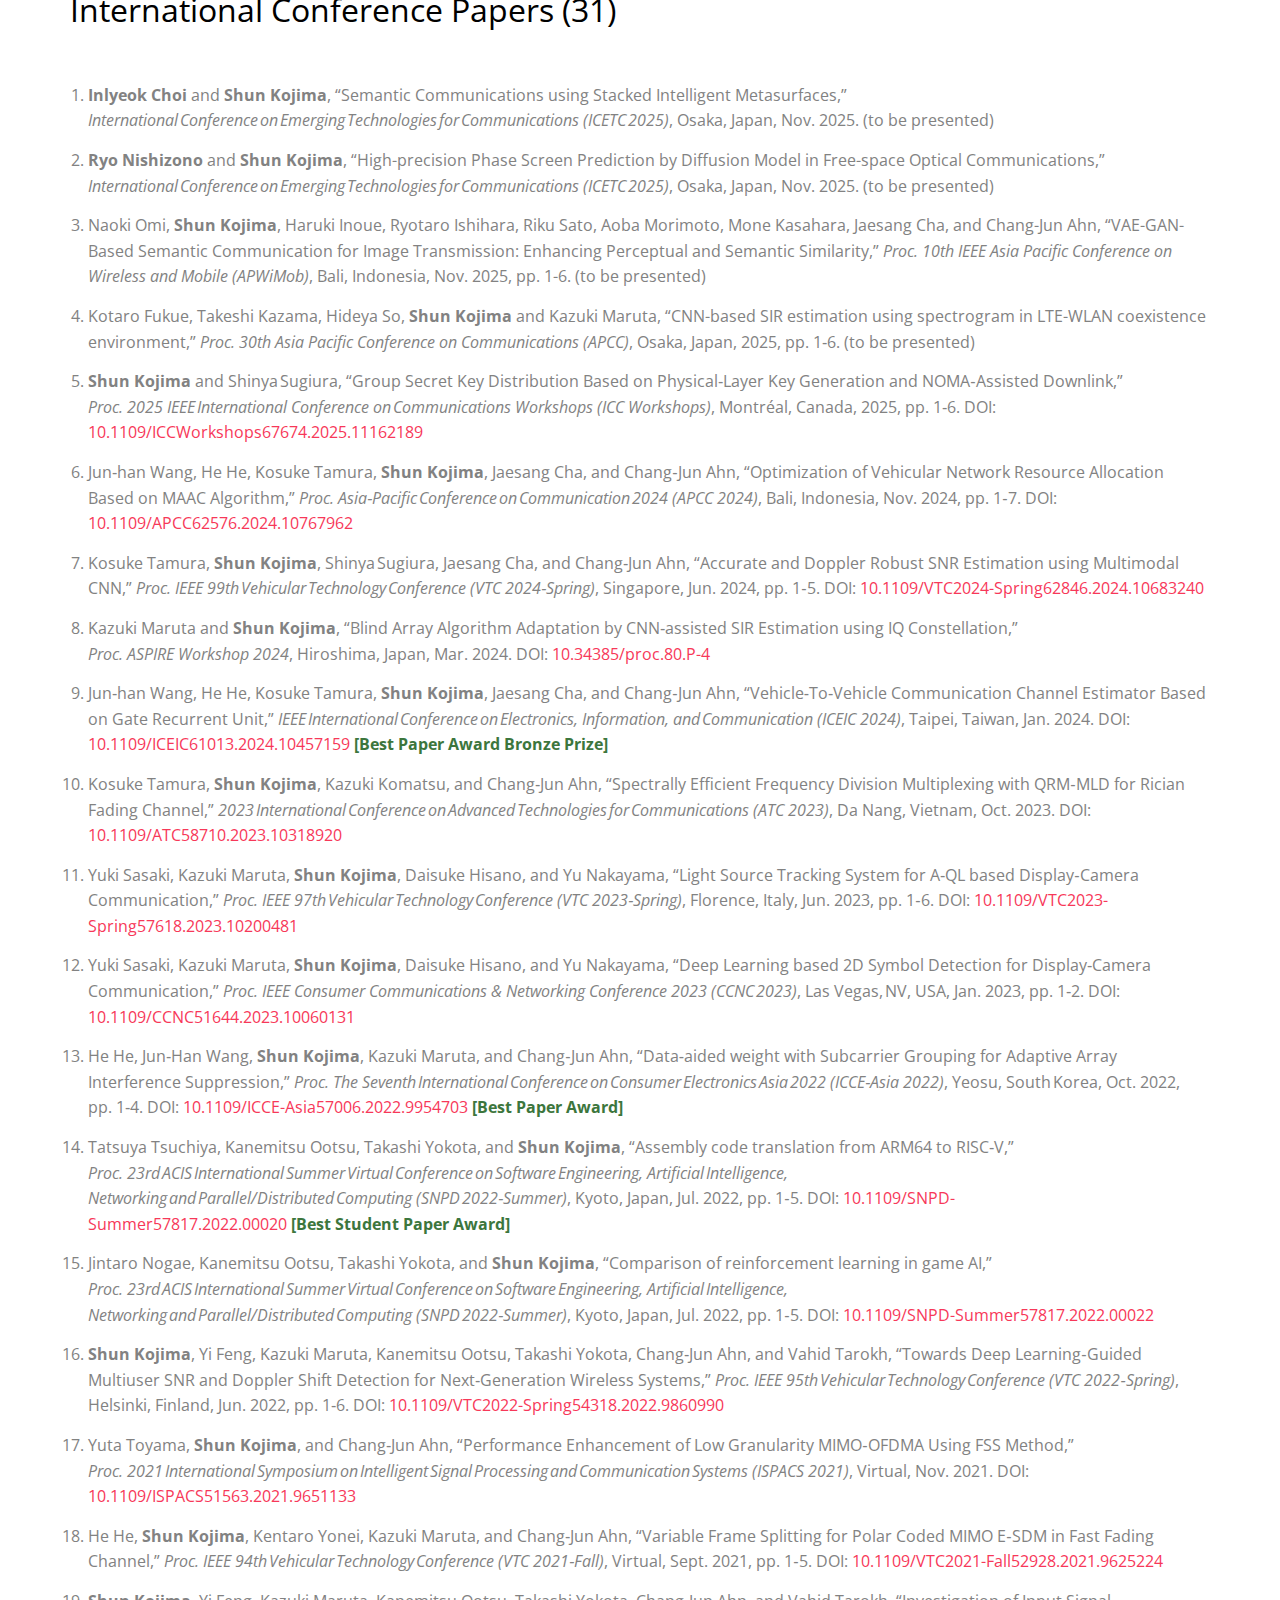
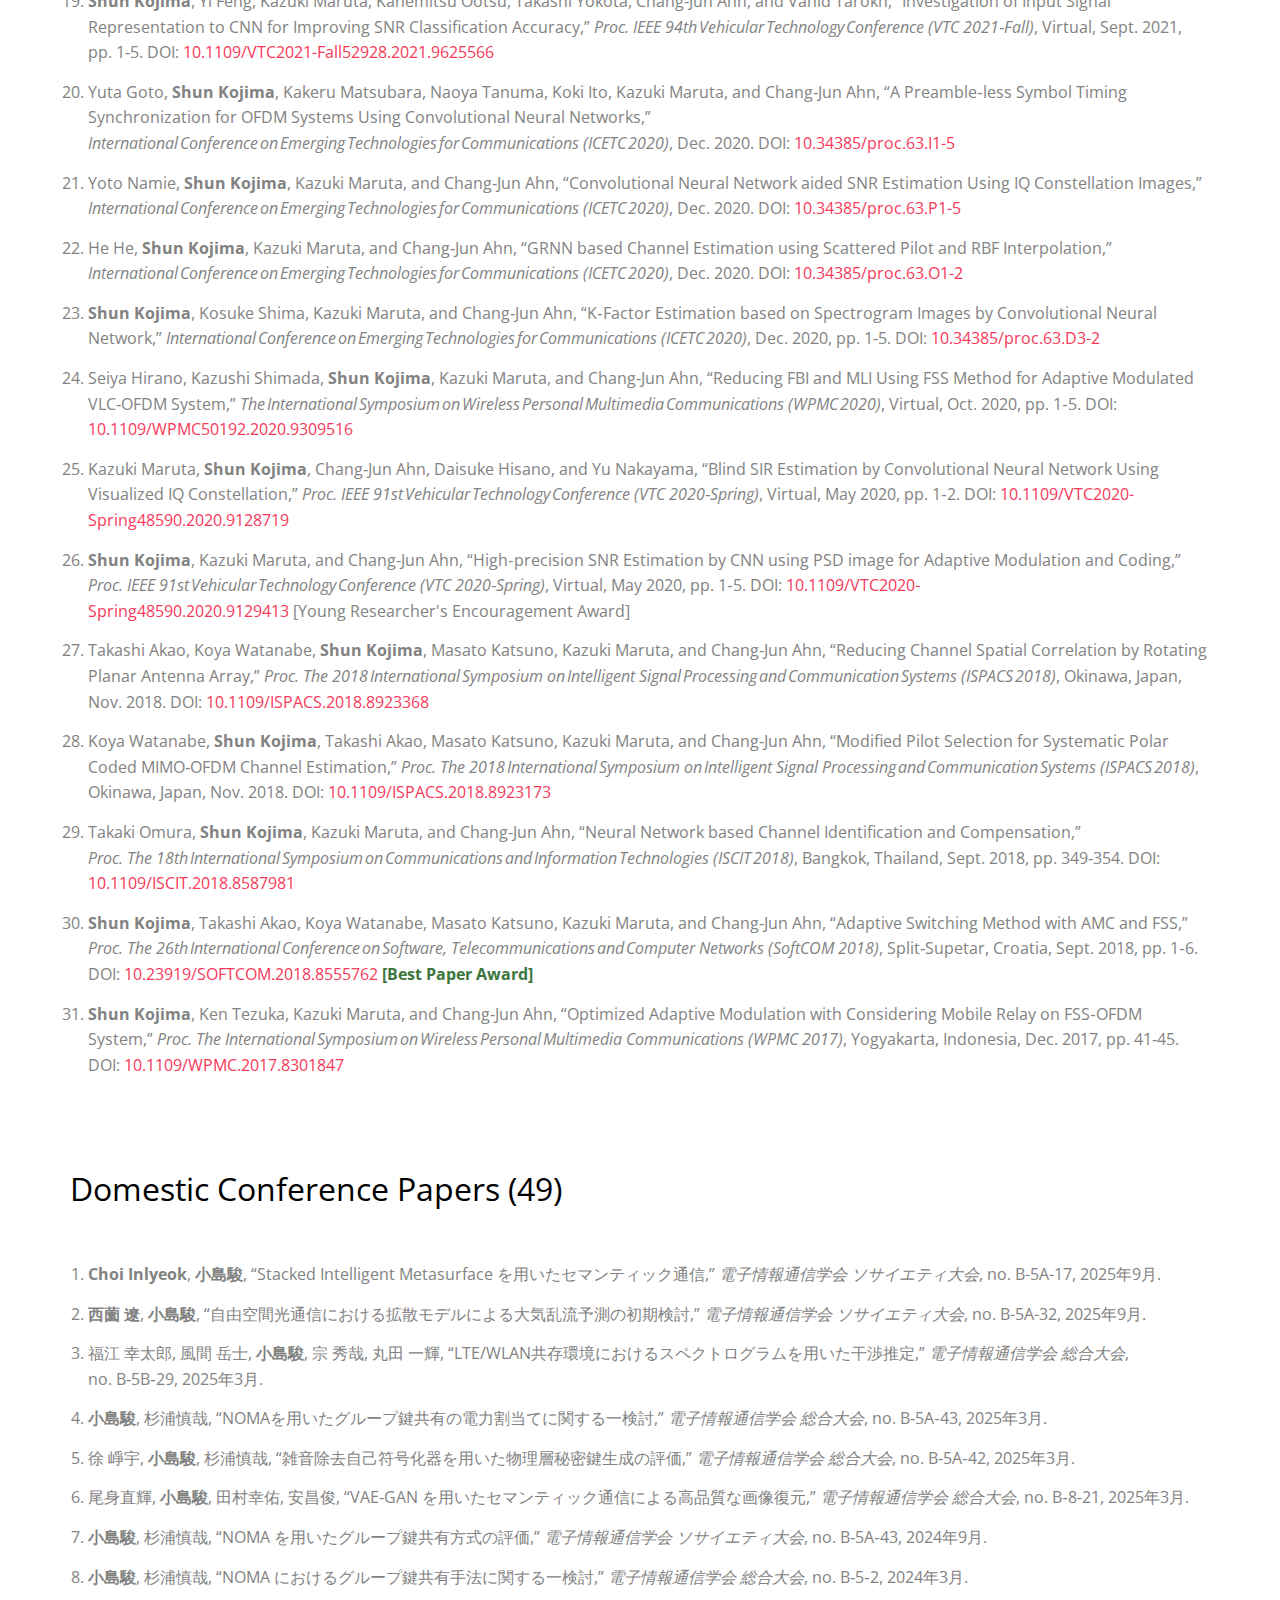
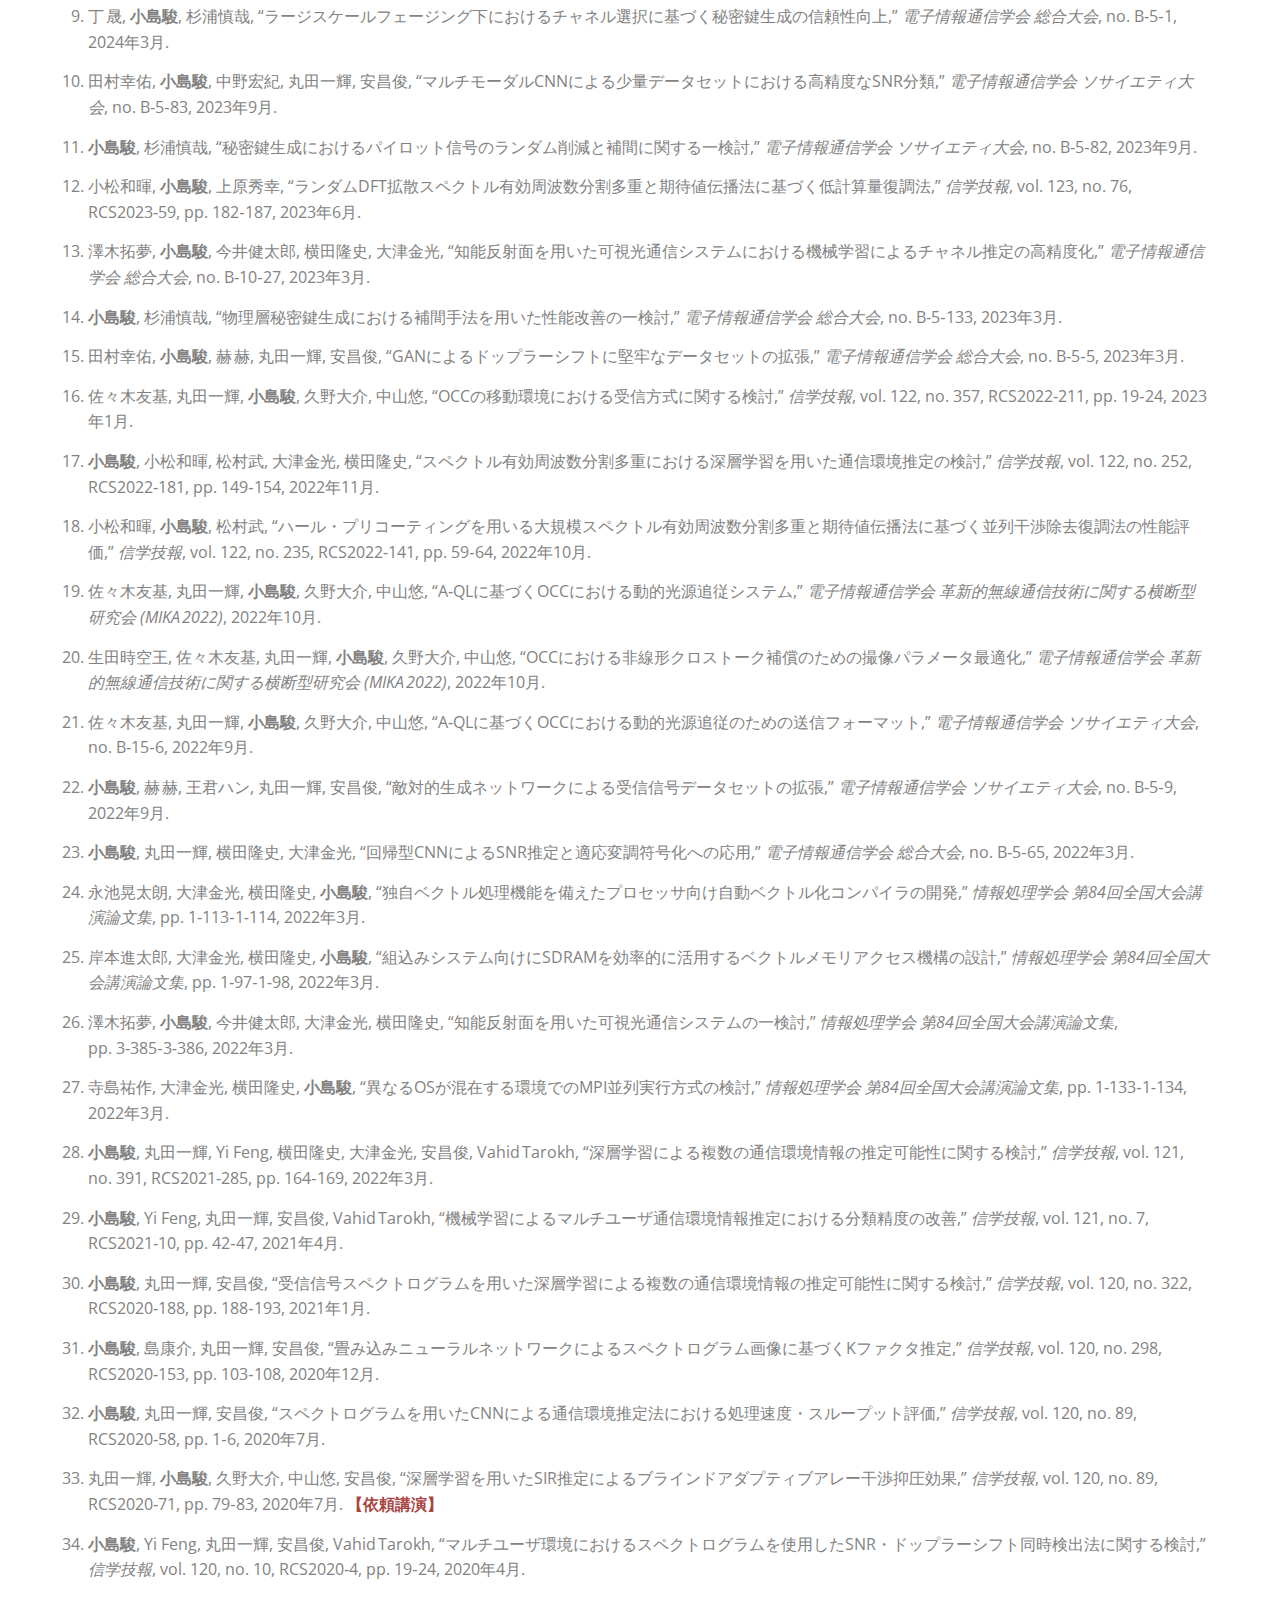
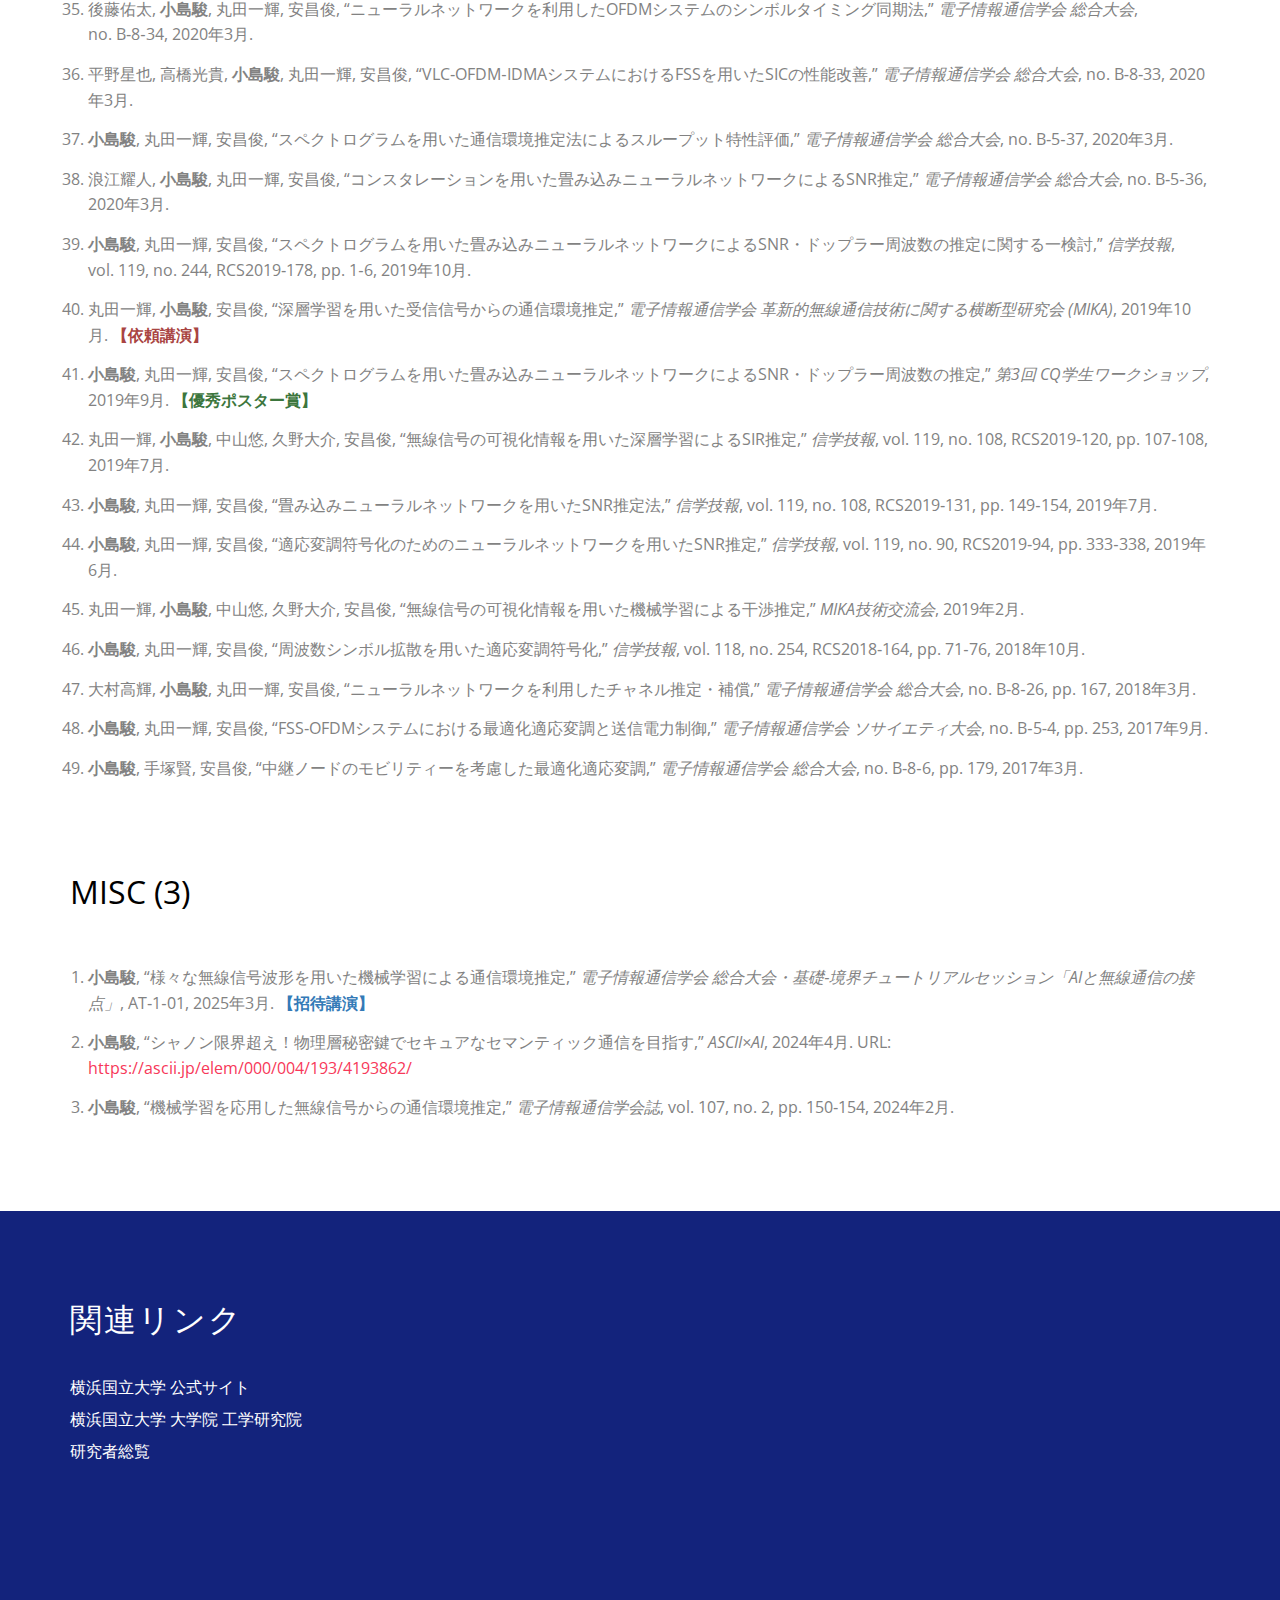
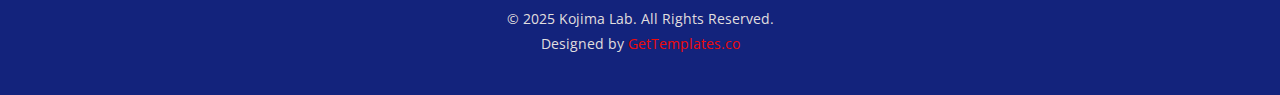
<file: concept/publication.html>
<!DOCTYPE HTML>
<!--
	Concept by gettemplates.co
	Twitter: http://twitter.com/gettemplateco
	URL: http://gettemplates.co
-->
<html>
	<head>
	<!-- Google tag (gtag.js) -->
	<script async src="https://www.googletagmanager.com/gtag/js?id=G-PTXJ1903ZF"></script>
	<script>
	  window.dataLayer = window.dataLayer || [];
	  function gtag(){dataLayer.push(arguments);}
	  gtag('js', new Date());

	  gtag('config', 'G-PTXJ1903ZF');
	</script>
	
	<meta charset="utf-8">
	<meta http-equiv="X-UA-Compatible" content="IE=edge">
	<title>Kojima Lab</title>
	<link rel="icon" type="image/png" href="images/KojimaLab_logo.png">
	<meta name="viewport" content="width=device-width, initial-scale=1">
	<meta name="description" content="横浜国立大学小島研究室の公式サイト。物理層鍵生成・セマンティック通信などの研究紹介と業績一覧。" />
	<meta name="keywords" content="free website templates, free html5, free template, free bootstrap, free website template, html5, css3, mobile first, responsive" />
	<meta name="author" content="gettemplates.co" />

  	<!-- Facebook and Twitter integration -->
	<meta property="og:title" content=""/>
	<meta property="og:image" content=""/>
	<meta property="og:url" content=""/>
	<meta property="og:site_name" content=""/>
	<meta property="og:description" content=""/>
	<meta name="twitter:title" content="" />
	<meta name="twitter:image" content="" />
	<meta name="twitter:url" content="" />
	<meta name="twitter:card" content="" />

	<link href="https://fonts.googleapis.com/css?family=Open+Sans:300,400,700" rel="stylesheet">
	
	<!-- Animate.css -->
	<link rel="stylesheet" href="css/animate.css">
	<!-- Icomoon Icon Fonts-->
	<link rel="stylesheet" href="css/icomoon.css">
	<!-- Bootstrap  -->
	<link rel="stylesheet" href="css/bootstrap.css">

	<!-- Magnific Popup -->
	<link rel="stylesheet" href="css/magnific-popup.css">

	<!-- Theme style  -->
	<link rel="stylesheet" href="css/style.css">
	
	<!-- Cache Buster - キャッシュ管理 (最優先ロード) -->
	<script src="js/cache-buster.js"></script>

	<!-- Modernizr JS -->
	<script src="js/modernizr-2.6.2.min.js"></script>
	<!-- FOR IE9 below -->
	<!--[if lt IE 9]>
	<script src="js/respond.min.js"></script>
	<![endif]-->

	</head>
	<body class="publication-page">
		
	<div class="fh5co-loader"></div>
	
	<div id="page">
	<nav class="fh5co-nav" role="navigation">
		<div class="container">
			<div class="row">
				<div class="col-xs-2 text-left">
					<div id="fh5co-logo">
						<a href="index.html" class="logo-link">
						  <img src="images/KojimaLab_logo.png" alt="Lab logo" class="logo-icon">
						  <span class="logo-text">Kojima&nbsp;Lab</span>
						</a>
					  </div>
				</div>
				<div class="col-xs-10 text-right menu-1">
					<ul>
						<li><a href="index.html">Home</a></li>
						<li class="has-dropdown">
							<a href="research.html">研究テーマ</a>
							<!--<ul class="dropdown">
								<li><a href="#">Semantic Communication</a></li>
								<li><a href="#">Physical Layer Security</a></li>
								<li><a href="#">Backscatter Communication</a></li>
								<li><a href="#">Stacked RIS</a></li>
							</ul>-->
						</li>

						<li class="active"><a href="publication.html">研究業績</a></li>
						<li><a href="member.html">メンバー</a></li>
						<li><a href="award&grant.html">受賞/助成</a></li>
						<li><a href="aboutlab.html">研究室について</a></li>
					</ul>
				</div>
			</div>
			
		</div>
	</nav>

	<header id="fh5co-header" class="fh5co-cover" style="background-image:url(images/back_pub.png);" data-stellar-background-ratio="0.5">
		<div class="overlay"></div>
		<div class="container">
			<div class="row">
				<div class="col-md-7 text-left">
					<div class="display-t">
						<div class="display-tc animate-box" data-animate-effect="fadeInUp">
							<h1 class="mb30 typewriter" id="main-title" data-title="Publications">
								<div class="typing-line">
									<span class="typing-text" id="line1"></span>
									<span class="cursor" id="cursor1"></span>
								</div>
							</h1>
							<h3 class="lab-jp">発表論文リスト</h3>
						</div>
					</div>
				</div>
			</div>
		</div>
	</header>



	<!-- ===== 研究テーマ ===== -->
	<div id="fh5co-services" class="border-bottom">
	</div>



	<!-- ===== 研究業績 ===== -->
	<div id="fh5co-counter">
		<div class="container">

			<div class="row animate-box" data-animate-effect="fadeInUp">
				<div class="col-md-12 text-left fh5co-heading">
					<!--<span>Enjoy it</span>-->
					<h2 class="mb30 section-title section-title-sm">これまでの研究業績</h2>
				</div>
			</div>

			<div class="row">
				
				<div class="col-md-3 col-sm-6 animate-box" data-animate-effect="fadeInLeft">
					<a href="#journals" class="counter-link">
					<div class="feature-center">
						<span class="icon">
							<i class="ti-download"></i>
						</span>
						<span class="counter"><span class="js-counter" data-from="0" data-to="23" data-speed="1500" data-refresh-interval="50">1</span></span>
						<span class="counter-label">Journal Papers</span>

					</div>
					</a>
				</div>
				<div class="col-md-3 col-sm-6 animate-box" data-animate-effect="fadeInLeft">
					<a href="#intl-conf" class="counter-link">
					<div class="feature-center">
							<span class="icon">
								<i class="ti-face-smile"></i>
							</span>
							<span class="counter"><span class="js-counter" data-from="0" data-to="27" data-speed="1500" data-refresh-interval="50">1</span></span>
							<span class="counter-label">International Conference Papers</span>
						</div>
					</div>
					</a>
					<div class="col-md-3 col-sm-6 animate-box" data-animate-effect="fadeInLeft">
						<a href="#domestic-conf" class="counter-link">
						<div class="feature-center">
							<span class="icon">
								<i class="ti-briefcase"></i>
							</span>
							<span class="counter"><span class=" js-counter" data-from="0" data-to="46" data-speed="1500" data-refresh-interval="50">1</span></span>
							<span class="counter-label">Domestic Conference Papers</span>
						</div>
					</div>
					</a>
					<div class="col-md-3 col-sm-6 animate-box" data-animate-effect="fadeInLeft">
						<a href="#misc" class="counter-link">
						<div class="feature-center">
							<span class="icon">
								<i class="ti-time"></i>
							</span>
							<span class="counter"><span class="js-counter" data-from="0" data-to="2" data-speed="1500" data-refresh-interval="50">1</span></span>
							<span class="counter-label">MISC</span>

						</div>
						</a>
				</div>			
			</div>
		</div>
	</div>

	<!-- ====== Journal Papers ====== -->
<section id="journals">
	<div class="container">
	  <div class="row row-pb-sm">
		<div class="col-md-12 text-left fh5co-heading">
		  <h3 class="mb15 section-title">Journal&nbsp;Papers</h3>
		</div>
	  </div>
  
	  <div class="row">
		<div class="col-md-12">
			<ol class="pub-list">
				<li>Jun-han Wang, He He, Kosuke Tamura, <strong>Shun&nbsp;Kojima</strong>, Jaesang Cha, and Chang‑Jun Ahn,
					"Vehicle‑to‑Vehicle Communication Channel Estimator Based on Gate Recurrent Unit,"
					<em>IEEE Access</em>, vol.&nbsp;13, pp.&nbsp;12332‑12342, Jan.&nbsp;2025.
					DOI: <a href="https://doi.org/10.1109/ACCESS.2025.3529768" target="_blank">10.1109/ACCESS.2025.3529768</a></li>
			  
				<li>Kosuke Tamura, <strong>Shun&nbsp;Kojima</strong>*, Phuc V. Trinh, Shinya Sugiura, and Chang‑Jun Ahn,
					"Joint SNR and Rician K‑Factor Estimation Using Multimodal Network over Mobile Fading Channels,"
					<em>IEEE Transactions on Machine Learning in Communications and Networking</em>, vol.&nbsp;2, pp.&nbsp;766‑779, Jun.&nbsp;2024.
					DOI: <a href="https://doi.org/10.1109/TMLCN.2024.3412054" target="_blank">10.1109/TMLCN.2024.3412054</a></li>
			  
				<li><strong>Shun&nbsp;Kojima</strong> and Shinya Sugiura,
					"Random pilot activation and interpolated channel estimation for physical‑layer secret key generation in correlated eavesdropping channel,"
					<em>IEEE Transactions on Vehicular Technology</em>, vol.&nbsp;73, no.&nbsp;9, pp.&nbsp;12978‑12990, Sept.&nbsp;2024.
					DOI: <a href="https://doi.org/10.1109/TVT.2024.3386597" target="_blank">10.1109/TVT.2024.3386597</a></li>
			  
				<li><strong>Shun&nbsp;Kojima</strong> and Shinya Sugiura,
					"User‑independent randomized pilot activation for secure key generation,"
					<em>IEEE Transactions on Wireless Communications</em>, vol.&nbsp;23, no.&nbsp;9, pp.&nbsp;11624‑11635, Sept.&nbsp;2024.
					DOI: <a href="https://doi.org/10.1109/TWC.2024.3383868" target="_blank">10.1109/TWC.2024.3383868</a></li>
			  
				<li>Takashi Yokota, Kanemitsu Ootsu, <strong>Shun&nbsp;Kojima</strong>,
					"Enhancing Cup‑Stacking Method for Collective Communication,"
					<em>IEICE Transactions on Information and Systems</em>, vol.&nbsp;E106‑D, no.&nbsp;11, pp.&nbsp;1808‑1821, Nov.&nbsp;2023.
					DOI: <a href="https://doi.org/10.1587/transinf.2022EDP7179" target="_blank">10.1587/transinf.2022EDP7179</a></li>
			  
				<li>Yuta Matsuzaki, <strong>Shun&nbsp;Kojima</strong>, and Shinya Sugiura,
					"Deep‑Learning‑Based Physical‑Layer Lightweight Authentication in Frequency‑Division Duplex Channel,"
					<em>IEEE Communications Letters</em>, vol.&nbsp;27, no.&nbsp;8, pp.&nbsp;1969‑1973, Jun.&nbsp;2023.
					DOI: <a href="https://doi.org/10.1109/LCOMM.2023.3286043" target="_blank">10.1109/LCOMM.2023.3286043</a></li>
			  
				<li><strong>Shun&nbsp;Kojima</strong>*, Yuta Goto, Kazuki Maruta, Shinya Sugiura, and Chang‑Jun Ahn,
					"Timing Synchronization Based on Supervised Learning of Spectrogram for OFDM Systems,"
					<em>IEEE Transactions on Cognitive Communications and Networking</em>, vol.&nbsp;9, no.&nbsp;5, pp.&nbsp;1141‑1154, Oct.&nbsp;2023.
					DOI: <a href="https://doi.org/10.1109/TCCN.2023.3280159" target="_blank">10.1109/TCCN.2023.3280159</a></li>
			  
				<li>He He, Jun‑Han Wang, <strong>Shun&nbsp;Kojima</strong>, Kazuki Maruta, and Chang‑Jun Ahn,
					"Regression CNN based Fast Fading Channel Tracking using Decision Feedback Channel Estimation,"
					<em>Journal of Signal Processing</em>, vol.&nbsp;27, no.&nbsp;3, pp.&nbsp;49‑57, May 2023.
					DOI: <a href="https://doi.org/10.2299/jsp.27.49" target="_blank">10.2299/jsp.27.49</a></li>
			  
				<li>He He, Jun‑Han Wang, <strong>Shun&nbsp;Kojima</strong>, Kazuki Maruta, and Chang‑Jun Ahn,
					"Data‑aided weight with Subcarrier Grouping for Adaptive Array Antenna,"
					<em>Journal of Communications Software and Systems</em>, vol.&nbsp;18, no.&nbsp;4, pp.&nbsp;343‑449, Dec.&nbsp;2022.
					DOI: <a href="https://doi.org/10.24138/jcomss-2022-0109" target="_blank">10.24138/jcomss-2022-0109</a></li>
			  
				<li>He He, <strong>Shun&nbsp;Kojima</strong>, Kazuki Maruta, and Chang‑Jun Ahn,
					"Adaptive Zero‑Padding with Impulsive Training Signal MMSE‑SMI Adaptive Array Interference Suppression,"
					<em>IEICE Transactions on Fundamentals of Electronics, Communications and Computer Sciences</em>,
					vol.&nbsp;E106‑A, no.&nbsp;4, pp.&nbsp;674‑682, Apr.&nbsp;2023.
					DOI: <a href="https://doi.org/10.1587/transfun.2022eap1070" target="_blank">10.1587/transfun.2022eap1070</a></li>
			  
				<li>Takashi Yokota, Kanemitsu Ootsu, and <strong>Shun&nbsp;Kojima</strong>,
					"On a Cup‑Stacking Concept in Repetitive Collective Communication,"
					<em>IEICE Transactions on Information and Systems</em>, vol.&nbsp;E105‑D, no.&nbsp;7, pp.&nbsp;1325‑1329, Jul.&nbsp;2022.
					DOI: <a href="https://doi.org/10.1587/transinf.2021EDL8098" target="_blank">10.1587/transinf.2021EDL8098</a></li>
			  
				<li>Hiroaki Kobayashi, <strong>Shun&nbsp;Kojima</strong>, Kazuki Maruta, Takatoshi Sugiyama, and Chang‑Jun Ahn,
					"CNN‑based Blind SIR Classification Framework for STPA‑BAA Spectrum Superposing,"
					<em>Elsevier ICT Express</em>, vol.&nbsp;9, no.&nbsp;1, pp.&nbsp;57‑62, Feb.&nbsp;2023.
					DOI: <a href="https://doi.org/10.1016/j.icte.2021.12.009" target="_blank">10.1016/j.icte.2021.12.009</a></li>
			  
				<li><strong>Shun&nbsp;Kojima</strong>*, He He, Takaki Omura, Kazuki Maruta, and Chang‑Jun Ahn,
					"Generalized Regression Neural Network based Fast Fading Channel Tracking using Frequency‑Domain CSI Smoothing,"
					<em>IEEE Access</em>, vol.&nbsp;9, pp.&nbsp;142425‑142436, Oct.&nbsp;2021.
					DOI: <a href="https://doi.org/10.1109/ACCESS.2021.3121399" target="_blank">10.1109/ACCESS.2021.3121399</a></li>
			  
				<li>He He, <strong>Shun&nbsp;Kojima</strong>, Takaki Omura, Kazuki Maruta, and Chang‑Jun Ahn,
					"Generalized Regression Neural Network based Channel Identification and Compensation Using Scattered Pilot,"
					<em>Radioengineering</em>, vol.&nbsp;30, no.&nbsp;4, pp.&nbsp;695‑703, Oct.&nbsp;2021.
					DOI: <a href="https://doi.org/10.13164/re.2021.0695" target="_blank">10.13164/re.2021.0695</a></li>
			  
				<li>Kazushi Shimada, <strong>Shun&nbsp;Kojima</strong>, Kazuki Maruta, and Chang‑Jun Ahn,
					"Adaptive Spreading Factor Assignment for VLC‑OFDM‑IDMA with PIC,"
					<em>IEICE Communications Express</em>, vol.&nbsp;10, no.&nbsp;11, pp.&nbsp;852‑857, Aug.&nbsp;2021.
					DOI: <a href="https://doi.org/10.1587/comex.2021XBL0145" target="_blank">10.1587/comex.2021XBL0145</a></li>
			  
				<li><strong>Shun&nbsp;Kojima</strong>*, Kazuki Maruta, Yi Feng, Chang‑Jun Ahn, and Vahid Tarokh,
					"CNN based Joint SNR and Doppler Shift Classification using Spectrogram Images for Adaptive Modulation and Coding,"
					<em>IEEE Transactions on Communications</em>, vol.&nbsp;69, no.&nbsp;8, pp.&nbsp;5152‑5167, May 2021.
					DOI: <a href="https://doi.org/10.1109/TCOMM.2021.3077565" target="_blank">10.1109/TCOMM.2021.3077565</a></li>
			  
				<li>Kosuke Shima, <strong>Shun&nbsp;Kojima</strong>, Koki Ito, Kazuki Maruta, and Chang‑Jun Ahn,
					"Adaptive Subcarrier Grouping for MMSE‑SMI Adaptive Array Interference Suppression,"
					<em>IEEE Access</em>, vol.&nbsp;9, pp.&nbsp;18361‑18372, Jan.&nbsp;2021.
					DOI: <a href="https://doi.org/10.1109/ACCESS.2021.3053989" target="_blank">10.1109/ACCESS.2021.3053989</a></li>
			  
				<li><strong>Shun&nbsp;Kojima</strong>*, Kazuki Maruta, and Chang‑Jun Ahn,
					"Adaptive Modulation and Coding using Neural Network based SNR Estimation,"
					<em>IEEE Access</em>, vol.&nbsp;7, pp.&nbsp;183545‑183553, 2019.
					DOI: <a href="https://doi.org/10.1109/ACCESS.2019.2946973" target="_blank">10.1109/ACCESS.2019.2946973</a></li>
			  
				<li>Takaki Omura, <strong>Shun&nbsp;Kojima</strong>, Kazuki Maruta, and Chang‑Jun Ahn,
					"Neural Network based Channel Identification and Compensation,"
					<em>IEICE Communications Express</em>, vol.&nbsp;8, no.&nbsp;10, pp.&nbsp;416‑421, Jul.&nbsp;2019.
					DOI: <a href="https://doi.org/10.1587/comex.2019XBL0095" target="_blank">10.1587/comex.2019XBL0095</a></li>
			  
				<li>Takashi Akao, Koya Watanabe, <strong>Shun&nbsp;Kojima</strong>, Masato Katsuno, Kazuki Maruta, and Chang‑Jun Ahn,
					"Reducing Channel Spatial Correlation by Rotating Planar Antenna Array,"
					<em>Elsevier ICT Express</em>, vol.&nbsp;5, no.&nbsp;4, pp.&nbsp;271‑275, Dec.&nbsp;2019.
					DOI: <a href="https://doi.org/10.1016/j.icte.2019.03.004" target="_blank">10.1016/j.icte.2019.03.004</a></li>
			  
				<li>Koya Watanabe, <strong>Shun&nbsp;Kojima</strong>, Takashi Akao, Masato Katsuno, Kazuki Maruta, and Chang‑Jun Ahn,
					"Modified Pilot Selection for Channel Estimation of Systematic Polar Coded MIMO‑OFDM,"
					<em>Elsevier ICT Express</em>, vol.&nbsp;5, no.&nbsp;4, pp.&nbsp;276‑279, Dec.&nbsp;2019.
					DOI: <a href="https://doi.org/10.1016/j.icte.2019.03.002" target="_blank">10.1016/j.icte.2019.03.002</a></li>
			  
				<li><strong>Shun&nbsp;Kojima</strong>*, Koya Watanabe, Kazuki Maruta, and Chang‑Jun Ahn,
					"Joint Adaptive Modulation and Transmit Power Control on Frequency Symbol Spreading OFDM Mobile Relay System,"
					<em>Journal of Signal Processing</em>, vol.&nbsp;23, no.&nbsp;3, pp.&nbsp;83‑93, May 2019.
					DOI: <a href="https://doi.org/10.2299/jsp.23.83" target="_blank">10.2299/jsp.23.83</a></li>
			  
				<li><strong>Shun&nbsp;Kojima</strong>*, Kazuki Maruta, and Chang‑Jun Ahn,
					"Throughput Maximization by Adaptive Switching with Modulation Coding Scheme and Frequency Symbol Spreading,"
					<em>Journal of Communications Software and Systems</em>, vol.&nbsp;14, no.&nbsp;4, pp.&nbsp;332‑339, Nov.&nbsp;2018.
					DOI: <a href="https://doi.org/10.24138/jcomss.v14i4.616" target="_blank">10.24138/jcomss.v14i4.616</a></li>
			  </ol>
			  
		</div>
	  </div>
	</div>
  </section>
  
  <!-- ====== International Conference Papers ====== -->
  <section id="intl-conf">
	<div class="container">
	  <div class="row row-pb-sm">
		<div class="col-md-12 text-left fh5co-heading">
		  <h3 class="mb15 section-title">International&nbsp;Conference&nbsp;Papers</h3>
		</div>
	  </div>
	  <div class="row"><div class="col-md-12">
		<ol class="pub-list">
			<li><strong>Inlyeok&nbsp;Choi</strong> and <strong>Shun&nbsp;Kojima</strong>, “Semantic Communications using Stacked Intelligent Metasurfaces,”
				<em>International Conference on Emerging Technologies for Communications (ICETC 2025)</em>,
				Osaka, Japan, Nov.&nbsp;2025. (to be presented)</li>

			<li><strong>Ryo&nbsp;Nishizono</strong> and <strong>Shun&nbsp;Kojima</strong>, “High-precision Phase Screen Prediction by Diffusion Model 
				in Free-space Optical Communications,”
			    <em>International Conference on Emerging Technologies for Communications (ICETC 2025)</em>,
				Osaka, Japan, Nov.&nbsp;2025. (to be presented)</li>
				
			<li>Naoki Omi, <strong>Shun&nbsp;Kojima</strong>, Haruki Inoue, Ryotaro Ishihara, Riku Sato, Aoba Morimoto, 
				Mone Kasahara, Jaesang Cha, and Chang-Jun Ahn, “VAE-GAN-Based Semantic Communication for Image Transmission: 
				Enhancing Perceptual and Semantic Similarity,” <em>Proc.&nbsp;10th IEEE Asia Pacific Conference on Wireless 
				and Mobile (APWiMob)</em>, Bali, Indonesia, Nov.&nbsp;2025, pp.&nbsp;1-6. (to be presented)

			</li>

			<li>Kotaro Fukue, Takeshi Kazama, Hideya So, <strong>Shun&nbsp;Kojima</strong> and Kazuki Maruta,
				“CNN-based SIR estimation using spectrogram in LTE-WLAN coexistence environment,”
				<em>Proc.&nbsp;30th Asia Pacific Conference on Communications (APCC)</em>,
				Osaka, Japan, 2025, pp.&nbsp;1‑6. (to be presented)</li>
			

			<li><strong>Shun&nbsp;Kojima</strong> and Shinya Sugiura,
				“Group Secret Key Distribution Based on Physical‑Layer Key Generation and NOMA‑Assisted Downlink,”
				<em>Proc.&nbsp;2025 IEEE International Conference on Communications Workshops (ICC Workshops)</em>,
				Montréal, Canada, 2025, pp.&nbsp;1‑6.
			    DOI: <a href="https://doi.org/10.1109/ICCWorkshops67674.2025.11162189" target="_blank">10.1109/ICCWorkshops67674.2025.11162189</a></li>
		  
			<li>Jun‑han Wang, He He, Kosuke Tamura, <strong>Shun&nbsp;Kojima</strong>,
				Jaesang Cha, and Chang‑Jun Ahn,
				“Optimization of Vehicular Network Resource Allocation Based on MAAC Algorithm,”
				<em>Proc.&nbsp;Asia‑Pacific Conference on Communication 2024 (APCC 2024)</em>,
				Bali, Indonesia, Nov.&nbsp;2024, pp.&nbsp;1‑7.
				DOI: <a href="https://doi.org/10.1109/APCC62576.2024.10767962" target="_blank">10.1109/APCC62576.2024.10767962</a></li>
		  
			<li>Kosuke Tamura, <strong>Shun&nbsp;Kojima</strong>, Shinya Sugiura, Jaesang Cha, and Chang‑Jun Ahn,
				“Accurate and Doppler Robust SNR Estimation using Multimodal CNN,”
				<em>Proc.&nbsp;IEEE 99th Vehicular Technology Conference (VTC 2024‑Spring)</em>,
				Singapore, Jun.&nbsp;2024, pp.&nbsp;1‑5.
				DOI: <a href="https://doi.org/10.1109/VTC2024-Spring62846.2024.10683240" target="_blank">10.1109/VTC2024-Spring62846.2024.10683240</a></li>
		  
			<li>Kazuki Maruta and <strong>Shun&nbsp;Kojima</strong>,
				“Blind Array Algorithm Adaptation by CNN‑assisted SIR Estimation using IQ Constellation,”
				<em>Proc.&nbsp;ASPIRE Workshop 2024</em>, Hiroshima, Japan, Mar.&nbsp;2024.
				DOI: <a href="https://doi.org/10.34385/proc.80.P-4" target="_blank">10.34385/proc.80.P-4</a></li>
		  
			<li>Jun‑han Wang, He He, Kosuke Tamura, <strong>Shun&nbsp;Kojima</strong>, Jaesang Cha, and Chang‑Jun Ahn,
				“Vehicle‑To‑Vehicle Communication Channel Estimator Based on Gate Recurrent Unit,”
				<em>IEEE International Conference on Electronics, Information, and Communication (ICEIC 2024)</em>,
				Taipei, Taiwan, Jan.&nbsp;2024.
				DOI: <a href="https://doi.org/10.1109/ICEIC61013.2024.10457159" target="_blank">10.1109/ICEIC61013.2024.10457159</a> <span class="text-success"><strong>[Best Paper Award Bronze Prize]</strong></span></li>
		  
			<li>Kosuke Tamura, <strong>Shun&nbsp;Kojima</strong>, Kazuki Komatsu, and Chang‑Jun Ahn,
				“Spectrally Efficient Frequency Division Multiplexing with QRM‑MLD for Rician Fading Channel,”
				<em>2023 International Conference on Advanced Technologies for Communications (ATC 2023)</em>,
				Da Nang, Vietnam, Oct.&nbsp;2023.
				DOI: <a href="https://doi.org/10.1109/ATC58710.2023.10318920" target="_blank">10.1109/ATC58710.2023.10318920</a></li>
		  
			<li>Yuki Sasaki, Kazuki Maruta, <strong>Shun&nbsp;Kojima</strong>, Daisuke Hisano, and Yu Nakayama,
				“Light Source Tracking System for A‑QL based Display‑Camera Communication,”
				<em>Proc.&nbsp;IEEE 97th Vehicular Technology Conference (VTC 2023‑Spring)</em>,
				Florence, Italy, Jun.&nbsp;2023, pp.&nbsp;1‑6.
				DOI: <a href="https://doi.org/10.1109/VTC2023-Spring57618.2023.10200481" target="_blank">10.1109/VTC2023-Spring57618.2023.10200481</a></li>
		  
			<li>Yuki Sasaki, Kazuki Maruta, <strong>Shun&nbsp;Kojima</strong>, Daisuke Hisano, and Yu Nakayama,
				“Deep Learning based 2D Symbol Detection for Display‑Camera Communication,”
				<em>Proc.&nbsp;IEEE Consumer Communications & Networking Conference 2023 (CCNC 2023)</em>,
				Las Vegas, NV, USA, Jan.&nbsp;2023, pp.&nbsp;1‑2.
				DOI: <a href="https://doi.org/10.1109/CCNC51644.2023.10060131" target="_blank">10.1109/CCNC51644.2023.10060131</a></li>
		  
			<li>He He, Jun‑Han Wang, <strong>Shun&nbsp;Kojima</strong>, Kazuki Maruta, and Chang‑Jun Ahn,
				“Data‑aided weight with Subcarrier Grouping for Adaptive Array Interference Suppression,”
				<em>Proc.&nbsp;The Seventh International Conference on Consumer Electronics Asia 2022 (ICCE‑Asia 2022)</em>,
				Yeosu, South Korea, Oct.&nbsp;2022, pp.&nbsp;1‑4.
				DOI: <a href="https://doi.org/10.1109/ICCE-Asia57006.2022.9954703" target="_blank">10.1109/ICCE-Asia57006.2022.9954703</a> <span class="text-success"><strong>[Best Paper Award]</strong></span></li>
		  
			<li>Tatsuya Tsuchiya, Kanemitsu Ootsu, Takashi Yokota, and <strong>Shun&nbsp;Kojima</strong>,
				“Assembly code translation from ARM64 to RISC‑V,”
				<em>Proc.&nbsp;23rd ACIS International Summer Virtual Conference on Software Engineering, Artificial Intelligence, Networking and Parallel/Distributed Computing (SNPD 2022‑Summer)</em>,
				Kyoto, Japan, Jul.&nbsp;2022, pp.&nbsp;1‑5.
				DOI: <a href="https://doi.org/10.1109/SNPD-Summer57817.2022.00020" target="_blank">10.1109/SNPD-Summer57817.2022.00020</a> <span class="text-success"><strong>[Best Student Paper Award]</strong></span></li>
		  
			<li>Jintaro Nogae, Kanemitsu Ootsu, Takashi Yokota, and <strong>Shun&nbsp;Kojima</strong>,
				“Comparison of reinforcement learning in game AI,”
				<em>Proc.&nbsp;23rd ACIS International Summer Virtual Conference on Software Engineering, Artificial Intelligence, Networking and Parallel/Distributed Computing (SNPD 2022‑Summer)</em>,
				Kyoto, Japan, Jul.&nbsp;2022, pp.&nbsp;1‑5.
				DOI: <a href="https://doi.org/10.1109/SNPD-Summer57817.2022.00022" target="_blank">10.1109/SNPD-Summer57817.2022.00022</a></li>
		  
			<li><strong>Shun&nbsp;Kojima</strong>, Yi Feng, Kazuki Maruta, Kanemitsu Ootsu, Takashi Yokota, Chang‑Jun Ahn, and Vahid Tarokh,
				“Towards Deep Learning‑Guided Multiuser SNR and Doppler Shift Detection for Next‑Generation Wireless Systems,”
				<em>Proc.&nbsp;IEEE 95th Vehicular Technology Conference (VTC 2022‑Spring)</em>,
				Helsinki, Finland, Jun.&nbsp;2022, pp.&nbsp;1‑6.
				DOI: <a href="https://doi.org/10.1109/VTC2022-Spring54318.2022.9860990" target="_blank">10.1109/VTC2022-Spring54318.2022.9860990</a></li>
		  
			<li>Yuta Toyama, <strong>Shun&nbsp;Kojima</strong>, and Chang‑Jun Ahn,
				“Performance Enhancement of Low Granularity MIMO‑OFDMA Using FSS Method,”
				<em>Proc.&nbsp;2021 International Symposium on Intelligent Signal Processing and Communication Systems (ISPACS 2021)</em>,
				Virtual, Nov.&nbsp;2021.
				DOI: <a href="https://doi.org/10.1109/ISPACS51563.2021.9651133" target="_blank">10.1109/ISPACS51563.2021.9651133</a></li>
		  
			<li>He He, <strong>Shun&nbsp;Kojima</strong>, Kentaro Yonei, Kazuki Maruta, and Chang‑Jun Ahn,
				“Variable Frame Splitting for Polar Coded MIMO E‑SDM in Fast Fading Channel,”
				<em>Proc.&nbsp;IEEE 94th Vehicular Technology Conference (VTC 2021‑Fall)</em>,
				Virtual, Sept.&nbsp;2021, pp.&nbsp;1‑5.
				DOI: <a href="https://doi.org/10.1109/VTC2021-Fall52928.2021.9625224" target="_blank">10.1109/VTC2021-Fall52928.2021.9625224</a></li>
		  
			<li><strong>Shun&nbsp;Kojima</strong>, Yi Feng, Kazuki Maruta, Kanemitsu Ootsu, Takashi Yokota, Chang‑Jun Ahn, and Vahid Tarokh,
				“Investigation of Input Signal Representation to CNN for Improving SNR Classification Accuracy,”
				<em>Proc.&nbsp;IEEE 94th Vehicular Technology Conference (VTC 2021‑Fall)</em>,
				Virtual, Sept.&nbsp;2021, pp.&nbsp;1‑5.
				DOI: <a href="https://doi.org/10.1109/VTC2021-Fall52928.2021.9625566" target="_blank">10.1109/VTC2021-Fall52928.2021.9625566</a></li>
		  
			<li>Yuta Goto, <strong>Shun&nbsp;Kojima</strong>, Kakeru Matsubara, Naoya Tanuma, Koki Ito, Kazuki Maruta, and Chang‑Jun Ahn,
				“A Preamble‑less Symbol Timing Synchronization for OFDM Systems Using Convolutional Neural Networks,”
				<em>International Conference on Emerging Technologies for Communications (ICETC 2020)</em>,
				Dec.&nbsp;2020.
				DOI: <a href="https://doi.org/10.34385/proc.63.I1-5" target="_blank">10.34385/proc.63.I1-5</a></li>
		  
			<li>Yoto Namie, <strong>Shun&nbsp;Kojima</strong>, Kazuki Maruta, and Chang‑Jun Ahn,
				“Convolutional Neural Network aided SNR Estimation Using IQ Constellation Images,”
				<em>International Conference on Emerging Technologies for Communications (ICETC 2020)</em>,
				Dec.&nbsp;2020.
				DOI: <a href="https://doi.org/10.34385/proc.63.P1-5" target="_blank">10.34385/proc.63.P1-5</a></li>
		  
			<li>He He, <strong>Shun&nbsp;Kojima</strong>, Kazuki Maruta, and Chang‑Jun Ahn,
				“GRNN based Channel Estimation using Scattered Pilot and RBF Interpolation,”
				<em>International Conference on Emerging Technologies for Communications (ICETC 2020)</em>,
				Dec.&nbsp;2020.
				DOI: <a href="https://doi.org/10.34385/proc.63.O1-2" target="_blank">10.34385/proc.63.O1-2</a></li>
		  
			<li><strong>Shun&nbsp;Kojima</strong>, Kosuke Shima, Kazuki Maruta, and Chang‑Jun Ahn,
				“K‑Factor Estimation based on Spectrogram Images by Convolutional Neural Network,”
				<em>International Conference on Emerging Technologies for Communications (ICETC 2020)</em>,
				Dec.&nbsp;2020, pp.&nbsp;1‑5.
				DOI: <a href="https://doi.org/10.34385/proc.63.D3-2" target="_blank">10.34385/proc.63.D3-2</a></li>
		  
			<li>Seiya Hirano, Kazushi Shimada, <strong>Shun&nbsp;Kojima</strong>, Kazuki Maruta, and Chang‑Jun Ahn,
				“Reducing FBI and MLI Using FSS Method for Adaptive Modulated VLC‑OFDM System,”
				<em>The International Symposium on Wireless Personal Multimedia Communications (WPMC 2020)</em>,
				Virtual, Oct.&nbsp;2020, pp.&nbsp;1‑5.
				DOI: <a href="https://doi.org/10.1109/WPMC50192.2020.9309516" target="_blank">10.1109/WPMC50192.2020.9309516</a></li>
		  
			<li>Kazuki Maruta, <strong>Shun&nbsp;Kojima</strong>, Chang‑Jun Ahn, Daisuke Hisano, and Yu Nakayama,
				“Blind SIR Estimation by Convolutional Neural Network Using Visualized IQ Constellation,”
				<em>Proc.&nbsp;IEEE 91st Vehicular Technology Conference (VTC 2020‑Spring)</em>,
				Virtual, May 2020, pp.&nbsp;1‑2.
				DOI: <a href="https://doi.org/10.1109/VTC2020-Spring48590.2020.9128719" target="_blank">10.1109/VTC2020-Spring48590.2020.9128719</a></li>
		  
			<li><strong>Shun&nbsp;Kojima</strong>, Kazuki Maruta, and Chang‑Jun Ahn,
				“High‑precision SNR Estimation by CNN using PSD image for Adaptive Modulation and Coding,”
				<em>Proc.&nbsp;IEEE 91st Vehicular Technology Conference (VTC 2020‑Spring)</em>,
				Virtual, May 2020, pp.&nbsp;1‑5.
				DOI: <a href="https://doi.org/10.1109/VTC2020-Spring48590.2020.9129413" target="_blank">10.1109/VTC2020-Spring48590.2020.9129413</a> [Young Researcher's Encouragement Award]</li>
		  
			<li>Takashi Akao, Koya Watanabe, <strong>Shun&nbsp;Kojima</strong>, Masato Katsuno, Kazuki Maruta, and Chang‑Jun Ahn,
				“Reducing Channel Spatial Correlation by Rotating Planar Antenna Array,”
				<em>Proc.&nbsp;The 2018 International Symposium on Intelligent Signal Processing and Communication Systems (ISPACS 2018)</em>,
				Okinawa, Japan, Nov.&nbsp;2018.
				DOI: <a href="https://doi.org/10.1109/ISPACS.2018.8923368" target="_blank">10.1109/ISPACS.2018.8923368</a></li>
		  
			<li>Koya Watanabe, <strong>Shun&nbsp;Kojima</strong>, Takashi Akao, Masato Katsuno, Kazuki Maruta, and Chang‑Jun Ahn,
				“Modified Pilot Selection for Systematic Polar Coded MIMO‑OFDM Channel Estimation,”
				<em>Proc.&nbsp;The 2018 International Symposium on Intelligent Signal Processing and Communication Systems (ISPACS 2018)</em>,
				Okinawa, Japan, Nov.&nbsp;2018.
				DOI: <a href="https://doi.org/10.1109/ISPACS.2018.8923173" target="_blank">10.1109/ISPACS.2018.8923173</a></li>
		  
			<li>Takaki Omura, <strong>Shun&nbsp;Kojima</strong>, Kazuki Maruta, and Chang‑Jun Ahn,
				“Neural Network based Channel Identification and Compensation,”
				<em>Proc.&nbsp;The 18th International Symposium on Communications and Information Technologies (ISCIT 2018)</em>,
				Bangkok, Thailand, Sept.&nbsp;2018, pp.&nbsp;349‑354.
				DOI: <a href="https://doi.org/10.1109/ISCIT.2018.8587981" target="_blank">10.1109/ISCIT.2018.8587981</a></li>
		  
			<li><strong>Shun&nbsp;Kojima</strong>, Takashi Akao, Koya Watanabe, Masato Katsuno, Kazuki Maruta, and Chang‑Jun Ahn,
				“Adaptive Switching Method with AMC and FSS,”
				<em>Proc.&nbsp;The 26th International Conference on Software, Telecommunications and Computer Networks (SoftCOM 2018)</em>,
				Split‑Supetar, Croatia, Sept.&nbsp;2018, pp.&nbsp;1‑6.
				DOI: <a href="https://doi.org/10.23919/SOFTCOM.2018.8555762" target="_blank">10.23919/SOFTCOM.2018.8555762</a> <span class="text-success"><strong>[Best Paper Award]</strong></span></li>
		  
			<li><strong>Shun&nbsp;Kojima</strong>, Ken Tezuka, Kazuki Maruta, and Chang‑Jun Ahn,
				“Optimized Adaptive Modulation with Considering Mobile Relay on FSS‑OFDM System,”
				<em>Proc.&nbsp;The International Symposium on Wireless Personal Multimedia Communications (WPMC 2017)</em>,
				Yogyakarta, Indonesia, Dec.&nbsp;2017, pp.&nbsp;41‑45.
				DOI: <a href="https://doi.org/10.1109/WPMC.2017.8301847" target="_blank">10.1109/WPMC.2017.8301847</a></li>
		  </ol>
		  
	  </div></div>
	</div>
  </section>




 <!-- ====== Domestic Conference Papers ====== -->
 <section id="domestic-conf">
	<div class="container">
	  <div class="row row-pb-sm">
		<div class="col-md-12 text-left fh5co-heading">
		  <h3 class="mb15 section-title">Domestic&nbsp;Conference&nbsp;Papers</h3>
		</div>
	  </div>
	  <div class="row"><div class="col-md-12">
		<ol class="pub-list">
			<li><strong>Choi Inlyeok</strong>, <strong>小島駿</strong>, “Stacked Intelligent Metasurface を用いたセマンティック通信,” 
				<em>電子情報通信学会 ソサイエティ大会</em>, no.&nbsp;B-5A-17, 2025年9月.</li>

			<li><strong>西薗 遼</strong>, <strong>小島駿</strong>, “自由空間光通信における拡散モデルによる大気乱流予測の初期検討,” 
				<em>電子情報通信学会 ソサイエティ大会</em>, no.&nbsp;B-5A-32, 2025年9月.</li>

			<li>福江 幸太郎, 風間 岳士, <strong>小島駿</strong>, 宗 秀哉, 丸田 一輝, “LTE/WLAN共存環境におけるスペクトログラムを用いた干渉推定,”
				<em>電子情報通信学会 総合大会</em>, no.&nbsp;B‑5B‑29, 2025年3月.</li>

			<li><strong>小島駿</strong>, 杉浦慎哉, “NOMAを用いたグループ鍵共有の電力割当てに関する一検討,”
				<em>電子情報通信学会 総合大会</em>, no.&nbsp;B‑5A‑43, 2025年3月.</li>
		  
			<li>徐 崢宇, <strong>小島駿</strong>, 杉浦慎哉, “雑音除去自己符号化器を用いた物理層秘密鍵生成の評価,”
				<em>電子情報通信学会 総合大会</em>, no.&nbsp;B‑5A‑42, 2025年3月.</li>
		  
			<li>尾身直輝, <strong>小島駿</strong>, 田村幸佑, 安昌俊,
				“VAE‑GAN を用いたセマンティック通信による高品質な画像復元,”
				<em>電子情報通信学会 総合大会</em>, no.&nbsp;B‑8‑21, 2025年3月.</li>
		  
			<li><strong>小島駿</strong>, 杉浦慎哉,
				“NOMA を用いたグループ鍵共有方式の評価,”
				<em>電子情報通信学会 ソサイエティ大会</em>, no.&nbsp;B‑5A‑43, 2024年9月.</li>
		  
			<li><strong>小島駿</strong>, 杉浦慎哉,
				“NOMA におけるグループ鍵共有手法に関する一検討,”
				<em>電子情報通信学会 総合大会</em>, no.&nbsp;B‑5‑2, 2024年3月.</li>
		  
			<li>丁 晟, <strong>小島駿</strong>, 杉浦慎哉,
				“ラージスケールフェージング下におけるチャネル選択に基づく秘密鍵生成の信頼性向上,”
				<em>電子情報通信学会 総合大会</em>, no.&nbsp;B‑5‑1, 2024年3月.</li>
		  
			<li>田村幸佑, <strong>小島駿</strong>, 中野宏紀, 丸田一輝, 安昌俊,
				“マルチモーダルCNNによる少量データセットにおける高精度なSNR分類,”
				<em>電子情報通信学会 ソサイエティ大会</em>, no.&nbsp;B‑5‑83, 2023年9月.</li>
		  
			<li><strong>小島駿</strong>, 杉浦慎哉,
				“秘密鍵生成におけるパイロット信号のランダム削減と補間に関する一検討,”
				<em>電子情報通信学会 ソサイエティ大会</em>, no.&nbsp;B‑5‑82, 2023年9月.</li>
		  
			<li>小松和暉, <strong>小島駿</strong>, 上原秀幸,
				“ランダムDFT拡散スペクトル有効周波数分割多重と期待値伝播法に基づく低計算量復調法,”
				<em>信学技報</em>, vol.&nbsp;123, no.&nbsp;76, RCS2023‑59, pp.&nbsp;182‑187, 2023年6月.</li>
		  
			<li>澤木拓夢, <strong>小島駿</strong>, 今井健太郎, 横田隆史, 大津金光,
				“知能反射面を用いた可視光通信システムにおける機械学習によるチャネル推定の高精度化,”
				<em>電子情報通信学会 総合大会</em>, no.&nbsp;B‑10‑27, 2023年3月.</li>
		  
			<li><strong>小島駿</strong>, 杉浦慎哉,
				“物理層秘密鍵生成における補間手法を用いた性能改善の一検討,”
				<em>電子情報通信学会 総合大会</em>, no.&nbsp;B‑5‑133, 2023年3月.</li>
		  
			<li>田村幸佑, <strong>小島駿</strong>, 赫 赫, 丸田一輝, 安昌俊,
				“GANによるドップラーシフトに堅牢なデータセットの拡張,”
				<em>電子情報通信学会 総合大会</em>, no.&nbsp;B‑5‑5, 2023年3月.</li>
		  
			<li>佐々木友基, 丸田一輝, <strong>小島駿</strong>, 久野大介, 中山悠,
				“OCCの移動環境における受信方式に関する検討,”
				<em>信学技報</em>, vol.&nbsp;122, no.&nbsp;357, RCS2022‑211, pp.&nbsp;19‑24, 2023年1月.</li>
		  
			<li><strong>小島駿</strong>, 小松和暉, 松村武, 大津金光, 横田隆史,
				“スペクトル有効周波数分割多重における深層学習を用いた通信環境推定の検討,”
				<em>信学技報</em>, vol.&nbsp;122, no.&nbsp;252, RCS2022‑181, pp.&nbsp;149‑154, 2022年11月.</li>
		  
			<li>小松和暉, <strong>小島駿</strong>, 松村武,
				“ハール・プリコーティングを用いる大規模スペクトル有効周波数分割多重と期待値伝播法に基づく並列干渉除去復調法の性能評価,”
				<em>信学技報</em>, vol.&nbsp;122, no.&nbsp;235, RCS2022‑141, pp.&nbsp;59‑64, 2022年10月.</li>
		  
			<li>佐々木友基, 丸田一輝, <strong>小島駿</strong>, 久野大介, 中山悠,
				“A‑QLに基づくOCCにおける動的光源追従システム,”
				<em>電子情報通信学会 革新的無線通信技術に関する横断型研究会 (MIKA 2022)</em>, 2022年10月.</li>
		  
			<li>生田時空王, 佐々木友基, 丸田一輝, <strong>小島駿</strong>, 久野大介, 中山悠,
				“OCCにおける非線形クロストーク補償のための撮像パラメータ最適化,”
				<em>電子情報通信学会 革新的無線通信技術に関する横断型研究会 (MIKA 2022)</em>, 2022年10月.</li>
		  
			<li>佐々木友基, 丸田一輝, <strong>小島駿</strong>, 久野大介, 中山悠,
				“A‑QLに基づくOCCにおける動的光源追従のための送信フォーマット,”
				<em>電子情報通信学会 ソサイエティ大会</em>, no.&nbsp;B‑15‑6, 2022年9月.</li>
		  
			<li><strong>小島駿</strong>, 赫 赫, 王君ハン, 丸田一輝, 安昌俊,
				“敵対的生成ネットワークによる受信信号データセットの拡張,”
				<em>電子情報通信学会 ソサイエティ大会</em>, no.&nbsp;B‑5‑9, 2022年9月.</li>
		  
			<li><strong>小島駿</strong>, 丸田一輝, 横田隆史, 大津金光,
				“回帰型CNNによるSNR推定と適応変調符号化への応用,”
				<em>電子情報通信学会 総合大会</em>, no.&nbsp;B‑5‑65, 2022年3月.</li>
		  
			<li>永池晃太朗, 大津金光, 横田隆史, <strong>小島駿</strong>,
				“独自ベクトル処理機能を備えたプロセッサ向け自動ベクトル化コンパイラの開発,”
				<em>情報処理学会 第84回全国大会講演論文集</em>, pp.&nbsp;1‑113‑1‑114, 2022年3月.</li>
		  
			<li>岸本進太郎, 大津金光, 横田隆史, <strong>小島駿</strong>,
				“組込みシステム向けにSDRAMを効率的に活用するベクトルメモリアクセス機構の設計,”
				<em>情報処理学会 第84回全国大会講演論文集</em>, pp.&nbsp;1‑97‑1‑98, 2022年3月.</li>
		  
			<li>澤木拓夢, <strong>小島駿</strong>, 今井健太郎, 大津金光, 横田隆史,
				“知能反射面を用いた可視光通信システムの一検討,”
				<em>情報処理学会 第84回全国大会講演論文集</em>, pp.&nbsp;3‑385‑3‑386, 2022年3月.</li>
		  
			<li>寺島祐作, 大津金光, 横田隆史, <strong>小島駿</strong>,
				“異なるOSが混在する環境でのMPI並列実行方式の検討,”
				<em>情報処理学会 第84回全国大会講演論文集</em>, pp.&nbsp;1‑133‑1‑134, 2022年3月.</li>
		  
			<li><strong>小島駿</strong>, 丸田一輝, Yi Feng, 横田隆史, 大津金光, 安昌俊, Vahid Tarokh,
				“深層学習による複数の通信環境情報の推定可能性に関する検討,”
				<em>信学技報</em>, vol.&nbsp;121, no.&nbsp;391, RCS2021‑285, pp.&nbsp;164‑169, 2022年3月.</li>
		  
			<li><strong>小島駿</strong>, Yi Feng, 丸田一輝, 安昌俊, Vahid Tarokh,
				“機械学習によるマルチユーザ通信環境情報推定における分類精度の改善,”
				<em>信学技報</em>, vol.&nbsp;121, no.&nbsp;7, RCS2021‑10, pp.&nbsp;42‑47, 2021年4月.</li>
		  
			<li><strong>小島駿</strong>, 丸田一輝, 安昌俊,
				“受信信号スペクトログラムを用いた深層学習による複数の通信環境情報の推定可能性に関する検討,”
				<em>信学技報</em>, vol.&nbsp;120, no.&nbsp;322, RCS2020‑188, pp.&nbsp;188‑193, 2021年1月.</li>
		  
			<li><strong>小島駿</strong>, 島康介, 丸田一輝, 安昌俊,
				“畳み込みニューラルネットワークによるスペクトログラム画像に基づくKファクタ推定,”
				<em>信学技報</em>, vol.&nbsp;120, no.&nbsp;298, RCS2020‑153, pp.&nbsp;103‑108, 2020年12月.</li>
		  
			<li><strong>小島駿</strong>, 丸田一輝, 安昌俊,
				“スペクトログラムを用いたCNNによる通信環境推定法における処理速度・スループット評価,”
				<em>信学技報</em>, vol.&nbsp;120, no.&nbsp;89, RCS2020‑58, pp.&nbsp;1‑6, 2020年7月.</li>
		  
			<li>丸田一輝, <strong>小島駿</strong>, 久野大介, 中山悠, 安昌俊,
				“深層学習を用いたSIR推定によるブラインドアダプティブアレー干渉抑圧効果,”
				<em>信学技報</em>, vol.&nbsp;120, no.&nbsp;89, RCS2020‑71, pp.&nbsp;79‑83, 2020年7月.
				<span class="text-danger"><strong>【依頼講演】</strong></span></li>
		  
			<li><strong>小島駿</strong>, Yi Feng, 丸田一輝, 安昌俊, Vahid Tarokh,
				“マルチユーザ環境におけるスペクトログラムを使用したSNR・ドップラーシフト同時検出法に関する検討,”
				<em>信学技報</em>, vol.&nbsp;120, no.&nbsp;10, RCS2020‑4, pp.&nbsp;19‑24, 2020年4月.</li>
		  
			<li>後藤佑太, <strong>小島駿</strong>, 丸田一輝, 安昌俊,
				“ニューラルネットワークを利用したOFDMシステムのシンボルタイミング同期法,”
				<em>電子情報通信学会 総合大会</em>, no.&nbsp;B‑8‑34, 2020年3月.</li>
		  
			<li>平野星也, 高橋光貴, <strong>小島駿</strong>, 丸田一輝, 安昌俊,
				“VLC‑OFDM‑IDMAシステムにおけるFSSを用いたSICの性能改善,”
				<em>電子情報通信学会 総合大会</em>, no.&nbsp;B‑8‑33, 2020年3月.</li>
		  
			<li><strong>小島駿</strong>, 丸田一輝, 安昌俊,
				“スペクトログラムを用いた通信環境推定法によるスループット特性評価,”
				<em>電子情報通信学会 総合大会</em>, no.&nbsp;B‑5‑37, 2020年3月.</li>
		  
			<li>浪江耀人, <strong>小島駿</strong>, 丸田一輝, 安昌俊,
				“コンスタレーションを用いた畳み込みニューラルネットワークによるSNR推定,”
				<em>電子情報通信学会 総合大会</em>, no.&nbsp;B‑5‑36, 2020年3月.</li>
		  
			<li><strong>小島駿</strong>, 丸田一輝, 安昌俊,
				“スペクトログラムを用いた畳み込みニューラルネットワークによるSNR・ドップラー周波数の推定に関する一検討,”
				<em>信学技報</em>, vol.&nbsp;119, no.&nbsp;244, RCS2019‑178, pp.&nbsp;1‑6, 2019年10月.</li>
		  
			<li>丸田一輝, <strong>小島駿</strong>, 安昌俊,
				“深層学習を用いた受信信号からの通信環境推定,”
				<em>電子情報通信学会 革新的無線通信技術に関する横断型研究会 (MIKA)</em>, 2019年10月.
				<span class="text-danger"><strong>【依頼講演】</strong></span></li>
		  
			<li><strong>小島駿</strong>, 丸田一輝, 安昌俊,
				“スペクトログラムを用いた畳み込みニューラルネットワークによるSNR・ドップラー周波数の推定,”
				<em>第3回 CQ学生ワークショップ</em>, 2019年9月. <span class="text-success"><strong>【優秀ポスター賞】</strong></span></li>
		  
			<li>丸田一輝, <strong>小島駿</strong>, 中山悠, 久野大介, 安昌俊,
				“無線信号の可視化情報を用いた深層学習によるSIR推定,”
				<em>信学技報</em>, vol.&nbsp;119, no.&nbsp;108, RCS2019‑120, pp.&nbsp;107‑108, 2019年7月.</li>
		  
			<li><strong>小島駿</strong>, 丸田一輝, 安昌俊,
				“畳み込みニューラルネットワークを用いたSNR推定法,”
				<em>信学技報</em>, vol.&nbsp;119, no.&nbsp;108, RCS2019‑131, pp.&nbsp;149‑154, 2019年7月.</li>
		  
			<li><strong>小島駿</strong>, 丸田一輝, 安昌俊,
				“適応変調符号化のためのニューラルネットワークを用いたSNR推定,”
				<em>信学技報</em>, vol.&nbsp;119, no.&nbsp;90, RCS2019‑94, pp.&nbsp;333‑338, 2019年6月.</li>
		  
			<li>丸田一輝, <strong>小島駿</strong>, 中山悠, 久野大介, 安昌俊,
				“無線信号の可視化情報を用いた機械学習による干渉推定,”
				<em>MIKA技術交流会</em>, 2019年2月.</li>
		  
			<li><strong>小島駿</strong>, 丸田一輝, 安昌俊,
				“周波数シンボル拡散を用いた適応変調符号化,”
				<em>信学技報</em>, vol.&nbsp;118, no.&nbsp;254, RCS2018‑164, pp.&nbsp;71‑76, 2018年10月.</li>
		  
			<li>大村高輝, <strong>小島駿</strong>, 丸田一輝, 安昌俊,
				“ニューラルネットワークを利用したチャネル推定・補償,”
				<em>電子情報通信学会 総合大会</em>, no.&nbsp;B‑8‑26, pp.&nbsp;167, 2018年3月.</li>
		  
			<li><strong>小島駿</strong>, 丸田一輝, 安昌俊,
				“FSS‑OFDMシステムにおける最適化適応変調と送信電力制御,”
				<em>電子情報通信学会 ソサイエティ大会</em>, no.&nbsp;B‑5‑4, pp.&nbsp;253, 2017年9月.</li>
		  
			<li><strong>小島駿</strong>, 手塚賢, 安昌俊,
				“中継ノードのモビリティーを考慮した最適化適応変調,”
				<em>電子情報通信学会 総合大会</em>, no.&nbsp;B‑8‑6, pp.&nbsp;179, 2017年3月.</li>
		  </ol>
		  
		  
	  </div></div>
	</div>
  </section>



 <!-- ====== MISKs ====== -->
 <section id="misc">
	<div class="container">
	  <div class="row row-pb-sm">
		<div class="col-md-12 text-left fh5co-heading">
		  <h3 class="mb15 section-title">MISCs</h3>
		</div>
	  </div>
	  <div class="row"><div class="col-md-12">
		<ol class="pub-list">
			<li><strong>小島駿</strong>,
				“様々な無線信号波形を用いた機械学習による通信環境推定,”
				<em>電子情報通信学会 総合大会・基礎‑境界チュートリアルセッション「AIと無線通信の接点」</em>,
				AT‑1‑01, 2025年3月. <span class="text-primary"><strong>【招待講演】</strong></span></li>
		  
			<li><strong>小島駿</strong>,
				“シャノン限界超え！物理層秘密鍵でセキュアなセマンティック通信を目指す,”
				<em>ASCII×AI</em>, 2024年4月.
				URL: <a href="https://ascii.jp/elem/000/004/193/4193862/" target="_blank">
				https://ascii.jp/elem/000/004/193/4193862/</a></li>
		  
			<li><strong>小島駿</strong>,
				“機械学習を応用した無線信号からの通信環境推定,”
				<em>電子情報通信学会誌</em>, vol.&nbsp;107, no.&nbsp;2, pp.&nbsp;150‑154, 2024年2月.</li>
		  </ol>
		  
	  </div></div>
	</div>
  </section>








	<script>
	document.addEventListener('DOMContentLoaded', () => {
	
	  /* 対象セクションの ID と見出しをセットで列挙 ------------
		 追加セクションがあれば配列に書き足すだけで OK           */
	  const sections = [
		{ id:'journals',   title:'Journal Papers' },
		{ id:'intl-conf',  title:'International Conference Papers' },
		{ id:'domestic-conf', title:'Domestic Conference Papers' },
		{ id:'misc',       title:'MISC' }
	  ];
	
	  sections.forEach(sec => {
		const ol = document.querySelector(`#${sec.id} .pub-list`);
		if(!ol) return;                                   // 該当セクション無し
	
		const count = ol.querySelectorAll('li').length;   // <li> の個数を取得
		const h3    = document.querySelector(`#${sec.id} .section-title`);
	
		if(h3){
		  h3.textContent = `${sec.title} (${count})`;     // 例) Journal Papers (23)
		}
	  });
	});
	</script>


	<script>
	document.addEventListener('DOMContentLoaded', () => {
	
	  /* ====== ① 見出し横 (23) と ② カウンタ を一括更新する ===== */
	
	  /* セクション ID と正式タイトルを対応付け */
	  const map = {
		'Journal Papers'               : 'journals',
		'International Conference Papers' : 'intl-conf',
		'Domestic Conference Papers'   : 'domestic-conf',
		'MISC'                         : 'misc'
	  };
	
	  Object.entries(map).forEach(([title, id]) => {
		const list   = document.querySelector(`#${id} .pub-list`);
		if(!list) return;                                  // リストが無い → スキップ
		const n      = list.querySelectorAll('li').length; // 論文本数をカウント
	
		/* --- ① 見出し (Journal Papers) を "Journal Papers (23)" に --- */
		const h3 = document.querySelector(`#${id} .section-title`);
		if(h3) h3.textContent = `${title} (${n})`;
	
		/* --- ② カウンタ欄を最新件数に書き換え --------------------- */
		/*   .counter-label の文字で該当カウンタを探す  */
		document.querySelectorAll('#fh5co-counter .counter-label').forEach(labelEl => {
		  if(labelEl.textContent.trim() !== title) return;
		  const numEl = labelEl.parentElement.querySelector('.js-counter');
		  if(numEl){
			numEl.setAttribute('data-to', n);   // countTo 用
			numEl.textContent = n;              // 非JS環境でも値が合うように
		  }
		});
	  });
	
	  /* Waypoints がまだ発火していなければ手動で counter() を呼んでも可
		 （普通はスクロール時に自動で動くので不要） */
	});
	</script>

	<script>
	document.querySelectorAll('a.counter-link').forEach(a=>{
	  a.addEventListener('click', e=>{
		e.preventDefault();                       // 通常のリンク動作を止める
		const target = document.querySelector(a.getAttribute('href'));
		if(target){
		  target.scrollIntoView({behavior:'smooth', block:'start'});
		}
	  });
	});
	</script>


	<footer id="fh5co-footer" class="bg-dark" role="contentinfo">
		<div class="container">
	  
			<div class="row row-pb-md">
	  
				<!-- 関連リンク：1 カラム -->
				<div class="col-md-4 col-sm-6 fh5co-widget">
			  		<h3 class="footer-title">関連リンク</h3>
			  		<ul class="fh5co-footer-links">
						<li><a href="https://www.ynu.ac.jp/" target="_blank">横浜国立大学 公式サイト</a></li>
						<li><a href="https://www.fse.ynu.ac.jp/" target="_blank">横浜国立大学 大学院 工学研究院</a></li>
						<li><a href="https://er-web.ynu.ac.jp/html/KOJIMA_Shun/ja.html" target="_blank">研究者総覧</a></li>
			  		</ul>
				</div>
	  
				<!-- 追加で列を並べたいときは ↓ をコピーして col‑md‑2/3 等に変更 -->
				<!--
				<div class="col-md-4 col-sm-6 fh5co-widget">
			  		<h3 class="footer-title">学会リンク</h3>
			  		<ul class="fh5co-footer-links">
						<li><a href="#">リンク A</a></li>
						…
			  		</ul>
				</div>
				-->
	  
		  	</div><!-- /.row -->
	  
		  	<div class="row copyright">
				<div class="col-md-12 text-center">
			  	<small>&copy; 2025 Kojima Lab. All Rights Reserved.</small>
				  <small class="block">Designed by <a href="http://gettemplates.co/" 
					target="_blank">GetTemplates.co</a> </small>
				</div>
		  	</div>
	  
			</div><!-- /.container -->
	</footer>

	</div>

	<div class="gototop js-top">
		<a href="#" class="js-gotop"><i class="icon-arrow-up"></i></a>
	</div>
	
	<!-- jQuery -->
	<script src="js/jquery.min.js"></script>
	<!-- jQuery Easing -->
	<script src="js/jquery.easing.1.3.js"></script>
	<!-- Bootstrap -->
	<script src="js/bootstrap.min.js"></script>
	<!-- Waypoints -->
	<script src="js/jquery.waypoints.min.js"></script>
	<!-- countTo -->
	<script src="js/jquery.countTo.js"></script>
	<!-- Magnific Popup -->
	<script src="js/jquery.magnific-popup.min.js"></script>
	<script src="js/magnific-popup-options.js"></script>
	<!-- Stellar -->
	<script src="js/jquery.stellar.min.js"></script>
	<!-- Main -->
	<script src="js/main.js"></script>
	

	</body>
</html>
</file>
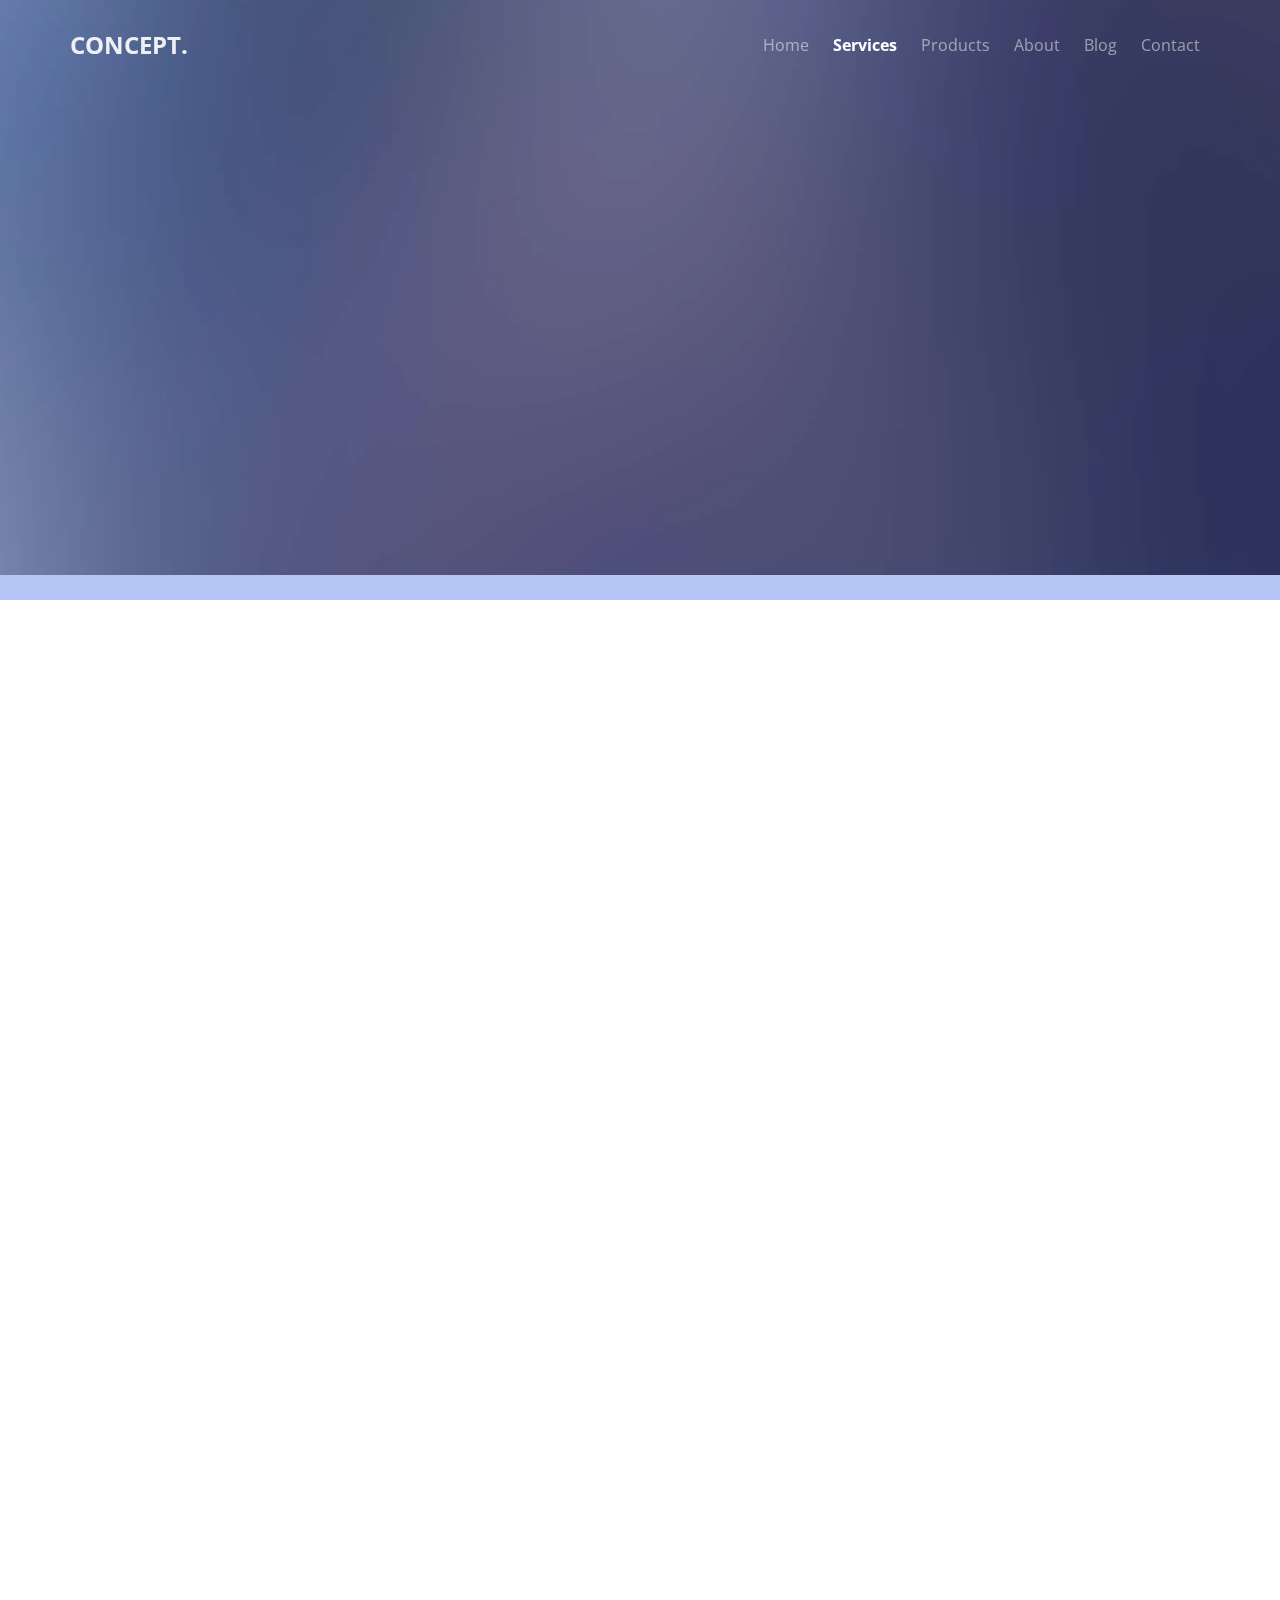
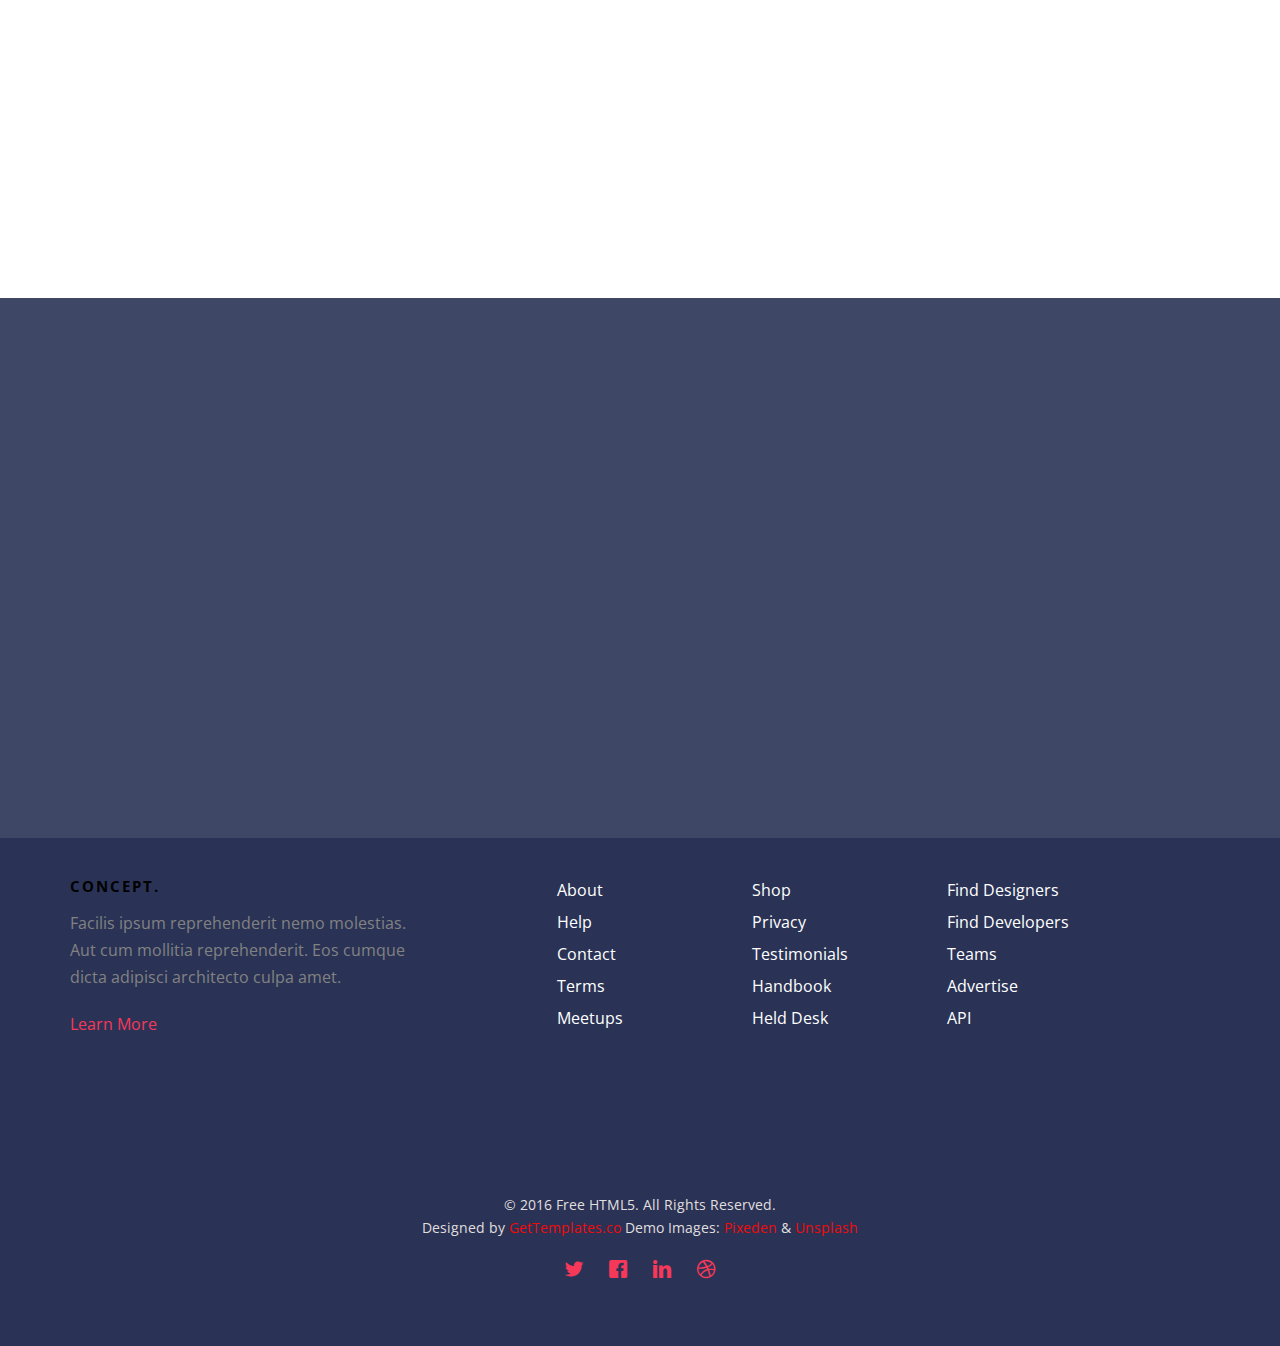
<file: concept/services.html>
<!DOCTYPE HTML>
<!--
	Concept by gettemplates.co
	Twitter: http://twitter.com/gettemplateco
	URL: http://gettemplates.co
-->
<html>
	<head>
	<meta charset="utf-8">
	<meta http-equiv="X-UA-Compatible" content="IE=edge">
	<title>Concept &mdash; Free Website Template, Free HTML5 Template by gettemplates.co</title>
	<meta name="viewport" content="width=device-width, initial-scale=1">
	<meta name="description" content="Free HTML5 Website Template by gettemplates.co" />
	<meta name="keywords" content="free website templates, free html5, free template, free bootstrap, free website template, html5, css3, mobile first, responsive" />
	<meta name="author" content="gettemplates.co" />

  	<!-- Facebook and Twitter integration -->
	<meta property="og:title" content=""/>
	<meta property="og:image" content=""/>
	<meta property="og:url" content=""/>
	<meta property="og:site_name" content=""/>
	<meta property="og:description" content=""/>
	<meta name="twitter:title" content="" />
	<meta name="twitter:image" content="" />
	<meta name="twitter:url" content="" />
	<meta name="twitter:card" content="" />

	<link href="https://fonts.googleapis.com/css?family=Open+Sans:300,400,700" rel="stylesheet">
	
	<!-- Animate.css -->
	<link rel="stylesheet" href="css/animate.css">
	<!-- Icomoon Icon Fonts-->
	<link rel="stylesheet" href="css/icomoon.css">
	<!-- Bootstrap  -->
	<link rel="stylesheet" href="css/bootstrap.css">

	<!-- Magnific Popup -->
	<link rel="stylesheet" href="css/magnific-popup.css">

	<!-- Theme style  -->
	<link rel="stylesheet" href="css/style.css">

	<!-- Modernizr JS -->
	<script src="js/modernizr-2.6.2.min.js"></script>
	<!-- FOR IE9 below -->
	<!--[if lt IE 9]>
	<script src="js/respond.min.js"></script>
	<![endif]-->

	</head>
	<body>
		
	<div class="fh5co-loader"></div>
	
	<div id="page">
	<nav class="fh5co-nav" role="navigation">
		<div class="container">
			<div class="row">
				<div class="col-xs-2 text-left">
					<div id="fh5co-logo"><a href="index.html">Concept<span>.</span></a></div>
				</div>
				<div class="col-xs-10 text-right menu-1">
					<ul>
						<li><a href="index.html">Home</a></li>
						<li class="has-dropdown active">
							<a href="services.html">Services</a>
							<ul class="dropdown">
								<li><a href="#">Web Design</a></li>
								<li><a href="#">eCommerce</a></li>
								<li><a href="#">Branding</a></li>
								<li><a href="#">API</a></li>
							</ul>
						</li>

						<li><a href="products.html">Products</a></li>
						<li><a href="about.html">About</a></li>
						<li><a href="blog.html">Blog</a></li>
						<li><a href="contact.html">Contact</a></li>
					</ul>
				</div>
			</div>
			
		</div>
	</nav>

	<header id="fh5co-header" class="fh5co-cover fh5co-cover-sm" role="banner" style="background-image:url(images/img_bg_1.jpg);" data-stellar-background-ratio="0.5">
		<div class="overlay"></div>
		<div class="container">
			<div class="row">
				<div class="col-md-7 text-left">
					<div class="display-t">
						<div class="display-tc animate-box" data-animate-effect="fadeInUp">
							<h1 class="mb30">Our Services</h1>
						</div>
					</div>
				</div>
			</div>
		</div>
	</header>

	

	<div id="fh5co-services">
		<div class="container">
			<div class="row row-pb-md">
				<div class="col-md-8 col-md-offset-2 text-left animate-box" data-animate-effect="fadeInUp">
					<div class="fh5co-heading">
						<span>We're expert</span>
						<h2>What We Do</h2>
						<p>Far far away, behind the word mountains, far from the countries Vokalia and Consonantia, there live the blind texts.</p>
					</div>
				</div>
			</div>
			<div class="row">
				<div class="col-md-4 col-sm-6 ">
					<div class="feature-center animate-box" data-animate-effect="fadeInUp">
						<span class="icon">
							<i class="icon-eye"></i>
						</span>
						<h3>Retina Ready</h3>
						<p>Far far away, behind the word mountains, far from the countries Vokalia and Consonantia, there live the blind texts.</p>
						<p><a href="#">Learn more</a></p>
					</div>
				</div>
				<div class="col-md-4 col-sm-6 ">
					<div class="feature-center animate-box" data-animate-effect="fadeInUp">
						<span class="icon">
							<i class="icon-command"></i>
						</span>
						<h3>Fully Responsive</h3>
						<p>Far far away, behind the word mountains, far from the countries Vokalia and Consonantia, there live the blind texts.</p>
						<p><a href="#">Learn more</a></p>
					</div>
				</div>
				<div class="clearfix visible-sm-block"></div>
				<div class="col-md-4 col-sm-6 ">
					<div class="feature-center animate-box" data-animate-effect="fadeInUp">
						<span class="icon">
							<i class="icon-power"></i>
						</span>
						<h3>Web Starter</h3>
						<p>Far far away, behind the word mountains, far from the countries Vokalia and Consonantia, there live the blind texts.</p>
						<p><a href="#">Learn more</a></p>
					</div>
				</div>

				<div class="clearfix visible-md-block"></div>

				<div class="col-md-4 col-sm-6 ">
					<div class="feature-center animate-box" data-animate-effect="fadeInUp">
						<span class="icon">
							<i class="icon-eye"></i>
						</span>
						<h3>Retina Ready</h3>
						<p>Far far away, behind the word mountains, far from the countries Vokalia and Consonantia, there live the blind texts.</p>
						<p><a href="#">Learn more</a></p>
					</div>
				</div>
				<div class="clearfix visible-sm-block"></div>
				<div class="col-md-4 col-sm-6 ">
					<div class="feature-center animate-box" data-animate-effect="fadeInUp">
						<span class="icon">
							<i class="icon-command"></i>
						</span>
						<h3>Fully Responsive</h3>
						<p>Far far away, behind the word mountains, far from the countries Vokalia and Consonantia, there live the blind texts.</p>
						<p><a href="#">Learn more</a></p>
					</div>
				</div>
				<div class="col-md-4 col-sm-6 ">
					<div class="feature-center animate-box" data-animate-effect="fadeInUp">
						<span class="icon">
							<i class="icon-power"></i>
						</span>
						<h3>Web Starter</h3>
						<p>Far far away, behind the word mountains, far from the countries Vokalia and Consonantia, there live the blind texts.</p>
						<p><a href="#">Learn more</a></p>
					</div>
				</div>

				<div class="clearfix visible-md-block"></div>

			</div>
		</div>
	</div>


	
	<div id="fh5co-started">
		<div class="container">
			<div class="row animate-box">
				<div class="col-md-8 col-md-offset-2 text-center fh5co-heading">
					<span>Let's work together</span>
					<h2>Try this template for free</h2>
					<p>Dignissimos asperiores vitae velit veniam totam fuga molestias accusamus alias autem provident. Odit ab aliquam dolor eius.</p>
					<p><button type="submit" class="btn btn-default">Get In Touch</button></p>
				</div>
			</div>
		</div>
	</div>

	<footer id="fh5co-footer" role="contentinfo">
		<div class="container">
			<div class="row row-pb-md">
				<div class="col-md-4 fh5co-widget ">
					<h3>Concept.</h3>
					<p>Facilis ipsum reprehenderit nemo molestias. Aut cum mollitia reprehenderit. Eos cumque dicta adipisci architecto culpa amet.</p>
					<p><a href="#">Learn More</a></p>
				</div>
				<div class="col-md-2 col-sm-4 col-xs-6 col-md-push-1 ">
					<ul class="fh5co-footer-links">
						<li><a href="#">About</a></li>
						<li><a href="#">Help</a></li>
						<li><a href="#">Contact</a></li>
						<li><a href="#">Terms</a></li>
						<li><a href="#">Meetups</a></li>
					</ul>
				</div>

				<div class="col-md-2 col-sm-4 col-xs-6 col-md-push-1 ">
					<ul class="fh5co-footer-links">
						<li><a href="#">Shop</a></li>
						<li><a href="#">Privacy</a></li>
						<li><a href="#">Testimonials</a></li>
						<li><a href="#">Handbook</a></li>
						<li><a href="#">Held Desk</a></li>
					</ul>
				</div>

				<div class="col-md-2 col-sm-4 col-xs-6 col-md-push-1 ">
					<ul class="fh5co-footer-links">
						<li><a href="#">Find Designers</a></li>
						<li><a href="#">Find Developers</a></li>
						<li><a href="#">Teams</a></li>
						<li><a href="#">Advertise</a></li>
						<li><a href="#">API</a></li>
					</ul>
				</div>
			</div>

			<div class="row copyright">
				<div class="col-md-12 text-center">
					<p>
						<small class="block">&copy; 2016 Free HTML5. All Rights Reserved.</small> 
						<small class="block">Designed by <a href="http://gettemplates.co/" target="_blank">GetTemplates.co</a> Demo Images: <a href="http://pixeden.com/" target="_blank">Pixeden</a> &amp; <a href="http://unsplash.com/" target="_blank">Unsplash</a></small>
					</p>
					<p>
						<ul class="fh5co-social-icons">
							<li><a href="#"><i class="icon-twitter"></i></a></li>
							<li><a href="#"><i class="icon-facebook"></i></a></li>
							<li><a href="#"><i class="icon-linkedin"></i></a></li>
							<li><a href="#"><i class="icon-dribbble"></i></a></li>
						</ul>
					</p>
				</div>
			</div>

		</div>
	</footer>
	</div>

	<div class="gototop js-top">
		<a href="#" class="js-gotop"><i class="icon-arrow-up"></i></a>
	</div>
	
	<!-- jQuery -->
	<script src="js/jquery.min.js"></script>
	<!-- jQuery Easing -->
	<script src="js/jquery.easing.1.3.js"></script>
	<!-- Bootstrap -->
	<script src="js/bootstrap.min.js"></script>
	<!-- Waypoints -->
	<script src="js/jquery.waypoints.min.js"></script>
	<!-- countTo -->
	<script src="js/jquery.countTo.js"></script>
	<!-- Magnific Popup -->
	<script src="js/jquery.magnific-popup.min.js"></script>
	<script src="js/magnific-popup-options.js"></script>
	<!-- Stellar -->
	<script src="js/jquery.stellar.min.js"></script>
	<!-- Main -->
	<script src="js/main.js"></script>

	</body>
</html>
</file>
<file: concept/css/icomoon.css>
@font-face {
  font-family: 'icomoon';
  src:  url('../fonts/icomoon/icomoon.eot?6iuir');
  src:  url('../fonts/icomoon/icomoon.eot?6iuir#iefix') format('embedded-opentype'),
    url('../fonts/icomoon/icomoon.ttf?6iuir') format('truetype'),
    url('../fonts/icomoon/icomoon.woff?6iuir') format('woff'),
    url('../fonts/icomoon/icomoon.svg?6iuir#icomoon') format('svg');
  font-weight: normal;
  font-style: normal;
}

[class^="icon-"], [class*=" icon-"] {
  /* use !important to prevent issues with browser extensions that change fonts */
  font-family: 'icomoon' !important;
  speak: none;
  font-style: normal;
  font-weight: normal;
  font-variant: normal;
  text-transform: none;
  line-height: 1;

  /* Better Font Rendering =========== */
  -webkit-font-smoothing: antialiased;
  -moz-osx-font-smoothing: grayscale;
}

.icon-eye:before {
  content: "\e000";
}
.icon-paper-clip:before {
  content: "\e001";
}
.icon-mail:before {
  content: "\e002";
}
.icon-toggle:before {
  content: "\e003";
}
.icon-layout:before {
  content: "\e004";
}
.icon-link:before {
  content: "\e005";
}
.icon-bell:before {
  content: "\e006";
}
.icon-lock:before {
  content: "\e007";
}
.icon-unlock:before {
  content: "\e008";
}
.icon-ribbon:before {
  content: "\e009";
}
.icon-image:before {
  content: "\e010";
}
.icon-signal:before {
  content: "\e011";
}
.icon-target:before {
  content: "\e012";
}
.icon-clipboard:before {
  content: "\e013";
}
.icon-clock:before {
  content: "\e014";
}
.icon-watch:before {
  content: "\e015";
}
.icon-air-play:before {
  content: "\e016";
}
.icon-camera:before {
  content: "\e017";
}
.icon-video:before {
  content: "\e018";
}
.icon-disc:before {
  content: "\e019";
}
.icon-printer:before {
  content: "\e020";
}
.icon-monitor:before {
  content: "\e021";
}
.icon-server:before {
  content: "\e022";
}
.icon-cog:before {
  content: "\e023";
}
.icon-heart:before {
  content: "\e024";
}
.icon-paragraph:before {
  content: "\e025";
}
.icon-align-justify:before {
  content: "\e026";
}
.icon-align-left:before {
  content: "\e027";
}
.icon-align-center:before {
  content: "\e028";
}
.icon-align-right:before {
  content: "\e029";
}
.icon-book:before {
  content: "\e030";
}
.icon-layers:before {
  content: "\e031";
}
.icon-stack:before {
  content: "\e032";
}
.icon-stack-2:before {
  content: "\e033";
}
.icon-paper:before {
  content: "\e034";
}
.icon-paper-stack:before {
  content: "\e035";
}
.icon-search:before {
  content: "\e036";
}
.icon-zoom-in:before {
  content: "\e037";
}
.icon-zoom-out:before {
  content: "\e038";
}
.icon-reply:before {
  content: "\e039";
}
.icon-circle-plus:before {
  content: "\e040";
}
.icon-circle-minus:before {
  content: "\e041";
}
.icon-circle-check:before {
  content: "\e042";
}
.icon-circle-cross:before {
  content: "\e043";
}
.icon-square-plus:before {
  content: "\e044";
}
.icon-square-minus:before {
  content: "\e045";
}
.icon-square-check:before {
  content: "\e046";
}
.icon-square-cross:before {
  content: "\e047";
}
.icon-microphone:before {
  content: "\e048";
}
.icon-record:before {
  content: "\e049";
}
.icon-skip-back:before {
  content: "\e050";
}
.icon-rewind:before {
  content: "\e051";
}
.icon-play:before {
  content: "\e052";
}
.icon-pause:before {
  content: "\e053";
}
.icon-stop:before {
  content: "\e054";
}
.icon-fast-forward:before {
  content: "\e055";
}
.icon-skip-forward:before {
  content: "\e056";
}
.icon-shuffle:before {
  content: "\e057";
}
.icon-repeat:before {
  content: "\e058";
}
.icon-folder:before {
  content: "\e059";
}
.icon-umbrella:before {
  content: "\e060";
}
.icon-moon:before {
  content: "\e061";
}
.icon-thermometer:before {
  content: "\e062";
}
.icon-drop:before {
  content: "\e063";
}
.icon-sun:before {
  content: "\e064";
}
.icon-cloud:before {
  content: "\e065";
}
.icon-cloud-upload:before {
  content: "\e066";
}
.icon-cloud-download:before {
  content: "\e067";
}
.icon-upload:before {
  content: "\e068";
}
.icon-download:before {
  content: "\e069";
}
.icon-location:before {
  content: "\e070";
}
.icon-location-2:before {
  content: "\e071";
}
.icon-map:before {
  content: "\e072";
}
.icon-battery:before {
  content: "\e073";
}
.icon-head:before {
  content: "\e074";
}
.icon-briefcase:before {
  content: "\e075";
}
.icon-speech-bubble:before {
  content: "\e076";
}
.icon-anchor:before {
  content: "\e077";
}
.icon-globe:before {
  content: "\e078";
}
.icon-box:before {
  content: "\e079";
}
.icon-reload:before {
  content: "\e080";
}
.icon-share:before {
  content: "\e081";
}
.icon-marquee:before {
  content: "\e082";
}
.icon-marquee-plus:before {
  content: "\e083";
}
.icon-marquee-minus:before {
  content: "\e084";
}
.icon-tag:before {
  content: "\e085";
}
.icon-power:before {
  content: "\e086";
}
.icon-command:before {
  content: "\e087";
}
.icon-alt:before {
  content: "\e088";
}
.icon-esc:before {
  content: "\e089";
}
.icon-bar-graph:before {
  content: "\e090";
}
.icon-bar-graph-2:before {
  content: "\e091";
}
.icon-pie-graph:before {
  content: "\e092";
}
.icon-star:before {
  content: "\e093";
}
.icon-arrow-left:before {
  content: "\e094";
}
.icon-arrow-right:before {
  content: "\e095";
}
.icon-arrow-up:before {
  content: "\e096";
}
.icon-arrow-down:before {
  content: "\e097";
}
.icon-volume:before {
  content: "\e098";
}
.icon-mute:before {
  content: "\e099";
}
.icon-content-right:before {
  content: "\e100";
}
.icon-content-left:before {
  content: "\e101";
}
.icon-grid:before {
  content: "\e102";
}
.icon-grid-2:before {
  content: "\e103";
}
.icon-columns:before {
  content: "\e104";
}
.icon-loader:before {
  content: "\e105";
}
.icon-bag:before {
  content: "\e106";
}
.icon-ban:before {
  content: "\e107";
}
.icon-flag:before {
  content: "\e108";
}
.icon-trash:before {
  content: "\e109";
}
.icon-expand:before {
  content: "\e110";
}
.icon-contract:before {
  content: "\e111";
}
.icon-maximize:before {
  content: "\e112";
}
.icon-minimize:before {
  content: "\e113";
}
.icon-plus:before {
  content: "\e114";
}
.icon-minus:before {
  content: "\e115";
}
.icon-check:before {
  content: "\e116";
}
.icon-cross:before {
  content: "\e117";
}
.icon-move:before {
  content: "\e118";
}
.icon-delete:before {
  content: "\e119";
}
.icon-menu:before {
  content: "\e120";
}
.icon-archive:before {
  content: "\e121";
}
.icon-inbox:before {
  content: "\e122";
}
.icon-outbox:before {
  content: "\e123";
}
.icon-file:before {
  content: "\e124";
}
.icon-file-add:before {
  content: "\e125";
}
.icon-file-subtract:before {
  content: "\e126";
}
.icon-help:before {
  content: "\e127";
}
.icon-open:before {
  content: "\e128";
}
.icon-ellipsis:before {
  content: "\e129";
}
.icon-add-to-list:before {
  content: "\e900";
}
.icon-classic-computer:before {
  content: "\e901";
}
.icon-controller-fast-backward:before {
  content: "\e902";
}
.icon-creative-commons-attribution:before {
  content: "\e903";
}
.icon-creative-commons-noderivs:before {
  content: "\e904";
}
.icon-creative-commons-noncommercial-eu:before {
  content: "\e905";
}
.icon-creative-commons-noncommercial-us:before {
  content: "\e906";
}
.icon-creative-commons-public-domain:before {
  content: "\e907";
}
.icon-creative-commons-remix:before {
  content: "\e908";
}
.icon-creative-commons-share:before {
  content: "\e909";
}
.icon-creative-commons-sharealike:before {
  content: "\e90a";
}
.icon-creative-commons:before {
  content: "\e90b";
}
.icon-document-landscape:before {
  content: "\e90c";
}
.icon-remove-user:before {
  content: "\e90d";
}
.icon-warning:before {
  content: "\e90e";
}
.icon-arrow-bold-down:before {
  content: "\e90f";
}
.icon-arrow-bold-left:before {
  content: "\e910";
}
.icon-arrow-bold-right:before {
  content: "\e911";
}
.icon-arrow-bold-up:before {
  content: "\e912";
}
.icon-arrow-down2:before {
  content: "\e913";
}
.icon-arrow-left2:before {
  content: "\e914";
}
.icon-arrow-long-down:before {
  content: "\e915";
}
.icon-arrow-long-left:before {
  content: "\e916";
}
.icon-arrow-long-right:before {
  content: "\e917";
}
.icon-arrow-long-up:before {
  content: "\e918";
}
.icon-arrow-right2:before {
  content: "\e919";
}
.icon-arrow-up2:before {
  content: "\e91a";
}
.icon-arrow-with-circle-down:before {
  content: "\e91b";
}
.icon-arrow-with-circle-left:before {
  content: "\e91c";
}
.icon-arrow-with-circle-right:before {
  content: "\e91d";
}
.icon-arrow-with-circle-up:before {
  content: "\e91e";
}
.icon-bookmark:before {
  content: "\e91f";
}
.icon-bookmarks:before {
  content: "\e920";
}
.icon-chevron-down:before {
  content: "\e921";
}
.icon-chevron-left:before {
  content: "\e922";
}
.icon-chevron-right:before {
  content: "\e923";
}
.icon-chevron-small-down:before {
  content: "\e924";
}
.icon-chevron-small-left:before {
  content: "\e925";
}
.icon-chevron-small-right:before {
  content: "\e926";
}
.icon-chevron-small-up:before {
  content: "\e927";
}
.icon-chevron-thin-down:before {
  content: "\e928";
}
.icon-chevron-thin-left:before {
  content: "\e929";
}
.icon-chevron-thin-right:before {
  content: "\e92a";
}
.icon-chevron-thin-up:before {
  content: "\e92b";
}
.icon-chevron-up:before {
  content: "\e92c";
}
.icon-chevron-with-circle-down:before {
  content: "\e92d";
}
.icon-chevron-with-circle-left:before {
  content: "\e92e";
}
.icon-chevron-with-circle-right:before {
  content: "\e92f";
}
.icon-chevron-with-circle-up:before {
  content: "\e930";
}
.icon-cloud2:before {
  content: "\e931";
}
.icon-controller-fast-forward:before {
  content: "\e932";
}
.icon-controller-jump-to-start:before {
  content: "\e933";
}
.icon-controller-next:before {
  content: "\e934";
}
.icon-controller-paus:before {
  content: "\e935";
}
.icon-controller-play:before {
  content: "\e936";
}
.icon-controller-record:before {
  content: "\e937";
}
.icon-controller-stop:before {
  content: "\e938";
}
.icon-controller-volume:before {
  content: "\e939";
}
.icon-dot-single:before {
  content: "\e93a";
}
.icon-dots-three-horizontal:before {
  content: "\e93b";
}
.icon-dots-three-vertical:before {
  content: "\e93c";
}
.icon-dots-two-horizontal:before {
  content: "\e93d";
}
.icon-dots-two-vertical:before {
  content: "\e93e";
}
.icon-download2:before {
  content: "\e93f";
}
.icon-emoji-flirt:before {
  content: "\e940";
}
.icon-flow-branch:before {
  content: "\e941";
}
.icon-flow-cascade:before {
  content: "\e942";
}
.icon-flow-line:before {
  content: "\e943";
}
.icon-flow-parallel:before {
  content: "\e944";
}
.icon-flow-tree:before {
  content: "\e945";
}
.icon-install:before {
  content: "\e946";
}
.icon-layers2:before {
  content: "\e947";
}
.icon-open-book:before {
  content: "\e948";
}
.icon-resize-100:before {
  content: "\e949";
}
.icon-resize-full-screen:before {
  content: "\e94a";
}
.icon-save:before {
  content: "\e94b";
}
.icon-select-arrows:before {
  content: "\e94c";
}
.icon-sound-mute:before {
  content: "\e94d";
}
.icon-sound:before {
  content: "\e94e";
}
.icon-trash2:before {
  content: "\e94f";
}
.icon-triangle-down:before {
  content: "\e950";
}
.icon-triangle-left:before {
  content: "\e951";
}
.icon-triangle-right:before {
  content: "\e952";
}
.icon-triangle-up:before {
  content: "\e953";
}
.icon-uninstall:before {
  content: "\e954";
}
.icon-upload-to-cloud:before {
  content: "\e955";
}
.icon-upload2:before {
  content: "\e956";
}
.icon-add-user:before {
  content: "\e957";
}
.icon-address:before {
  content: "\e958";
}
.icon-adjust:before {
  content: "\e959";
}
.icon-air:before {
  content: "\e95a";
}
.icon-aircraft-landing:before {
  content: "\e95b";
}
.icon-aircraft-take-off:before {
  content: "\e95c";
}
.icon-aircraft:before {
  content: "\e95d";
}
.icon-align-bottom:before {
  content: "\e95e";
}
.icon-align-horizontal-middle:before {
  content: "\e95f";
}
.icon-align-left2:before {
  content: "\e960";
}
.icon-align-right2:before {
  content: "\e961";
}
.icon-align-top:before {
  content: "\e962";
}
.icon-align-vertical-middle:before {
  content: "\e963";
}
.icon-archive2:before {
  content: "\e964";
}
.icon-area-graph:before {
  content: "\e965";
}
.icon-attachment:before {
  content: "\e966";
}
.icon-awareness-ribbon:before {
  content: "\e967";
}
.icon-back-in-time:before {
  content: "\e968";
}
.icon-back:before {
  content: "\e969";
}
.icon-bar-graph2:before {
  content: "\e96a";
}
.icon-battery2:before {
  content: "\e96b";
}
.icon-beamed-note:before {
  content: "\e96c";
}
.icon-bell2:before {
  content: "\e96d";
}
.icon-blackboard:before {
  content: "\e96e";
}
.icon-block:before {
  content: "\e96f";
}
.icon-book2:before {
  content: "\e970";
}
.icon-bowl:before {
  content: "\e971";
}
.icon-box2:before {
  content: "\e972";
}
.icon-briefcase2:before {
  content: "\e973";
}
.icon-browser:before {
  content: "\e974";
}
.icon-brush:before {
  content: "\e975";
}
.icon-bucket:before {
  content: "\e976";
}
.icon-cake:before {
  content: "\e977";
}
.icon-calculator:before {
  content: "\e978";
}
.icon-calendar:before {
  content: "\e979";
}
.icon-camera2:before {
  content: "\e97a";
}
.icon-ccw:before {
  content: "\e97b";
}
.icon-chat:before {
  content: "\e97c";
}
.icon-check2:before {
  content: "\e97d";
}
.icon-circle-with-cross:before {
  content: "\e97e";
}
.icon-circle-with-minus:before {
  content: "\e97f";
}
.icon-circle-with-plus:before {
  content: "\e980";
}
.icon-circle:before {
  content: "\e981";
}
.icon-circular-graph:before {
  content: "\e982";
}
.icon-clapperboard:before {
  content: "\e983";
}
.icon-clipboard2:before {
  content: "\e984";
}
.icon-clock2:before {
  content: "\e985";
}
.icon-code:before {
  content: "\e986";
}
.icon-cog2:before {
  content: "\e987";
}
.icon-colours:before {
  content: "\e988";
}
.icon-compass:before {
  content: "\e989";
}
.icon-copy:before {
  content: "\e98a";
}
.icon-credit-card:before {
  content: "\e98b";
}
.icon-credit:before {
  content: "\e98c";
}
.icon-cross2:before {
  content: "\e98d";
}
.icon-cup:before {
  content: "\e98e";
}
.icon-cw:before {
  content: "\e98f";
}
.icon-cycle:before {
  content: "\e990";
}
.icon-database:before {
  content: "\e991";
}
.icon-dial-pad:before {
  content: "\e992";
}
.icon-direction:before {
  content: "\e993";
}
.icon-document:before {
  content: "\e994";
}
.icon-documents:before {
  content: "\e995";
}
.icon-drink:before {
  content: "\e996";
}
.icon-drive:before {
  content: "\e997";
}
.icon-drop2:before {
  content: "\e998";
}
.icon-edit:before {
  content: "\e999";
}
.icon-email:before {
  content: "\e99a";
}
.icon-emoji-happy:before {
  content: "\e99b";
}
.icon-emoji-neutral:before {
  content: "\e99c";
}
.icon-emoji-sad:before {
  content: "\e99d";
}
.icon-erase:before {
  content: "\e99e";
}
.icon-eraser:before {
  content: "\e99f";
}
.icon-export:before {
  content: "\e9a0";
}
.icon-eye2:before {
  content: "\e9a1";
}
.icon-feather:before {
  content: "\e9a2";
}
.icon-flag2:before {
  content: "\e9a3";
}
.icon-flash:before {
  content: "\e9a4";
}
.icon-flashlight:before {
  content: "\e9a5";
}
.icon-flat-brush:before {
  content: "\e9a6";
}
.icon-folder-images:before {
  content: "\e9a7";
}
.icon-folder-music:before {
  content: "\e9a8";
}
.icon-folder-video:before {
  content: "\e9a9";
}
.icon-folder2:before {
  content: "\e9aa";
}
.icon-forward:before {
  content: "\e9ab";
}
.icon-funnel:before {
  content: "\e9ac";
}
.icon-game-controller:before {
  content: "\e9ad";
}
.icon-gauge:before {
  content: "\e9ae";
}
.icon-globe2:before {
  content: "\e9af";
}
.icon-graduation-cap:before {
  content: "\e9b0";
}
.icon-grid2:before {
  content: "\e9b1";
}
.icon-hair-cross:before {
  content: "\e9b2";
}
.icon-hand:before {
  content: "\e9b3";
}
.icon-heart-outlined:before {
  content: "\e9b4";
}
.icon-heart2:before {
  content: "\e9b5";
}
.icon-help-with-circle:before {
  content: "\e9b6";
}
.icon-help2:before {
  content: "\e9b7";
}
.icon-home:before {
  content: "\e9b8";
}
.icon-hour-glass:before {
  content: "\e9b9";
}
.icon-image-inverted:before {
  content: "\e9ba";
}
.icon-image2:before {
  content: "\e9bb";
}
.icon-images:before {
  content: "\e9bc";
}
.icon-inbox2:before {
  content: "\e9bd";
}
.icon-infinity:before {
  content: "\e9be";
}
.icon-info-with-circle:before {
  content: "\e9bf";
}
.icon-info:before {
  content: "\e9c0";
}
.icon-key:before {
  content: "\e9c1";
}
.icon-keyboard:before {
  content: "\e9c2";
}
.icon-lab-flask:before {
  content: "\e9c3";
}
.icon-landline:before {
  content: "\e9c4";
}
.icon-language:before {
  content: "\e9c5";
}
.icon-laptop:before {
  content: "\e9c6";
}
.icon-leaf:before {
  content: "\e9c7";
}
.icon-level-down:before {
  content: "\e9c8";
}
.icon-level-up:before {
  content: "\e9c9";
}
.icon-lifebuoy:before {
  content: "\e9ca";
}
.icon-light-bulb:before {
  content: "\e9cb";
}
.icon-light-down:before {
  content: "\e9cc";
}
.icon-light-up:before {
  content: "\e9cd";
}
.icon-line-graph:before {
  content: "\e9ce";
}
.icon-link2:before {
  content: "\e9cf";
}
.icon-list:before {
  content: "\e9d0";
}
.icon-location-pin:before {
  content: "\e9d1";
}
.icon-location2:before {
  content: "\e9d2";
}
.icon-lock-open:before {
  content: "\e9d3";
}
.icon-lock2:before {
  content: "\e9d4";
}
.icon-log-out:before {
  content: "\e9d5";
}
.icon-login:before {
  content: "\e9d6";
}
.icon-loop:before {
  content: "\e9d7";
}
.icon-magnet:before {
  content: "\e9d8";
}
.icon-magnifying-glass:before {
  content: "\e9d9";
}
.icon-mail2:before {
  content: "\e9da";
}
.icon-man:before {
  content: "\e9db";
}
.icon-map2:before {
  content: "\e9dc";
}
.icon-mask:before {
  content: "\e9dd";
}
.icon-medal:before {
  content: "\e9de";
}
.icon-megaphone:before {
  content: "\e9df";
}
.icon-menu2:before {
  content: "\e9e0";
}
.icon-message:before {
  content: "\e9e1";
}
.icon-mic:before {
  content: "\e9e2";
}
.icon-minus2:before {
  content: "\e9e3";
}
.icon-mobile:before {
  content: "\e9e4";
}
.icon-modern-mic:before {
  content: "\e9e5";
}
.icon-moon2:before {
  content: "\e9e6";
}
.icon-mouse:before {
  content: "\e9e7";
}
.icon-music:before {
  content: "\e9e8";
}
.icon-network:before {
  content: "\e9e9";
}
.icon-new-message:before {
  content: "\e9ea";
}
.icon-new:before {
  content: "\e9eb";
}
.icon-news:before {
  content: "\e9ec";
}
.icon-note:before {
  content: "\e9ed";
}
.icon-notification:before {
  content: "\e9ee";
}
.icon-old-mobile:before {
  content: "\e9ef";
}
.icon-old-phone:before {
  content: "\e9f0";
}
.icon-palette:before {
  content: "\e9f1";
}
.icon-paper-plane:before {
  content: "\e9f2";
}
.icon-pencil:before {
  content: "\e9f3";
}
.icon-phone:before {
  content: "\e9f4";
}
.icon-pie-chart:before {
  content: "\e9f5";
}
.icon-pin:before {
  content: "\e9f6";
}
.icon-plus2:before {
  content: "\e9f7";
}
.icon-popup:before {
  content: "\e9f8";
}
.icon-power-plug:before {
  content: "\e9f9";
}
.icon-price-ribbon:before {
  content: "\e9fa";
}
.icon-price-tag:before {
  content: "\e9fb";
}
.icon-print:before {
  content: "\e9fc";
}
.icon-progress-empty:before {
  content: "\e9fd";
}
.icon-progress-full:before {
  content: "\e9fe";
}
.icon-progress-one:before {
  content: "\e9ff";
}
.icon-progress-two:before {
  content: "\ea00";
}
.icon-publish:before {
  content: "\ea01";
}
.icon-quote:before {
  content: "\ea02";
}
.icon-radio:before {
  content: "\ea03";
}
.icon-reply-all:before {
  content: "\ea04";
}
.icon-reply2:before {
  content: "\ea05";
}
.icon-retweet:before {
  content: "\ea06";
}
.icon-rocket:before {
  content: "\ea07";
}
.icon-round-brush:before {
  content: "\ea08";
}
.icon-rss:before {
  content: "\ea09";
}
.icon-ruler:before {
  content: "\ea0a";
}
.icon-scissors:before {
  content: "\ea0b";
}
.icon-share-alternitive:before {
  content: "\ea0c";
}
.icon-share2:before {
  content: "\ea0d";
}
.icon-shareable:before {
  content: "\ea0e";
}
.icon-shield:before {
  content: "\ea0f";
}
.icon-shop:before {
  content: "\ea10";
}
.icon-shopping-bag:before {
  content: "\ea11";
}
.icon-shopping-basket:before {
  content: "\ea12";
}
.icon-shopping-cart:before {
  content: "\ea13";
}
.icon-shuffle2:before {
  content: "\ea14";
}
.icon-signal2:before {
  content: "\ea15";
}
.icon-sound-mix:before {
  content: "\ea16";
}
.icon-sports-club:before {
  content: "\ea17";
}
.icon-spreadsheet:before {
  content: "\ea18";
}
.icon-squared-cross:before {
  content: "\ea19";
}
.icon-squared-minus:before {
  content: "\ea1a";
}
.icon-squared-plus:before {
  content: "\ea1b";
}
.icon-star-outlined:before {
  content: "\ea1c";
}
.icon-star2:before {
  content: "\ea1d";
}
.icon-stopwatch:before {
  content: "\ea1e";
}
.icon-suitcase:before {
  content: "\ea1f";
}
.icon-swap:before {
  content: "\ea20";
}
.icon-sweden:before {
  content: "\ea21";
}
.icon-switch:before {
  content: "\ea22";
}
.icon-tablet:before {
  content: "\ea23";
}
.icon-tag2:before {
  content: "\ea24";
}
.icon-text-document-inverted:before {
  content: "\ea25";
}
.icon-text-document:before {
  content: "\ea26";
}
.icon-text:before {
  content: "\ea27";
}
.icon-thermometer2:before {
  content: "\ea28";
}
.icon-thumbs-down:before {
  content: "\ea29";
}
.icon-thumbs-up:before {
  content: "\ea2a";
}
.icon-thunder-cloud:before {
  content: "\ea2b";
}
.icon-ticket:before {
  content: "\ea2c";
}
.icon-time-slot:before {
  content: "\ea2d";
}
.icon-tools:before {
  content: "\ea2e";
}
.icon-traffic-cone:before {
  content: "\ea2f";
}
.icon-tree:before {
  content: "\ea30";
}
.icon-trophy:before {
  content: "\ea31";
}
.icon-tv:before {
  content: "\ea32";
}
.icon-typing:before {
  content: "\ea33";
}
.icon-unread:before {
  content: "\ea34";
}
.icon-untag:before {
  content: "\ea35";
}
.icon-user:before {
  content: "\ea36";
}
.icon-users:before {
  content: "\ea37";
}
.icon-v-card:before {
  content: "\ea38";
}
.icon-video2:before {
  content: "\ea39";
}
.icon-vinyl:before {
  content: "\ea3a";
}
.icon-voicemail:before {
  content: "\ea3b";
}
.icon-wallet:before {
  content: "\ea3c";
}
.icon-water:before {
  content: "\ea3d";
}
.icon-px-with-circle:before {
  content: "\ea3e";
}
.icon-px:before {
  content: "\ea3f";
}
.icon-basecamp:before {
  content: "\ea40";
}
.icon-behance:before {
  content: "\ea41";
}
.icon-creative-cloud:before {
  content: "\ea42";
}
.icon-dropbox:before {
  content: "\ea43";
}
.icon-evernote:before {
  content: "\ea44";
}
.icon-flattr:before {
  content: "\ea45";
}
.icon-foursquare:before {
  content: "\ea46";
}
.icon-google-drive:before {
  content: "\ea47";
}
.icon-google-hangouts:before {
  content: "\ea48";
}
.icon-grooveshark:before {
  content: "\ea49";
}
.icon-icloud:before {
  content: "\ea4a";
}
.icon-mixi:before {
  content: "\ea4b";
}
.icon-onedrive:before {
  content: "\ea4c";
}
.icon-paypal:before {
  content: "\ea4d";
}
.icon-picasa:before {
  content: "\ea4e";
}
.icon-qq:before {
  content: "\ea4f";
}
.icon-rdio-with-circle:before {
  content: "\ea50";
}
.icon-renren:before {
  content: "\ea51";
}
.icon-scribd:before {
  content: "\ea52";
}
.icon-sina-weibo:before {
  content: "\ea53";
}
.icon-skype-with-circle:before {
  content: "\ea54";
}
.icon-skype:before {
  content: "\ea55";
}
.icon-slideshare:before {
  content: "\ea56";
}
.icon-smashing:before {
  content: "\ea57";
}
.icon-soundcloud:before {
  content: "\ea58";
}
.icon-spotify-with-circle:before {
  content: "\ea59";
}
.icon-spotify:before {
  content: "\ea5a";
}
.icon-swarm:before {
  content: "\ea5b";
}
.icon-vine-with-circle:before {
  content: "\ea5c";
}
.icon-vine:before {
  content: "\ea5d";
}
.icon-vk-alternitive:before {
  content: "\ea5e";
}
.icon-vk-with-circle:before {
  content: "\ea5f";
}
.icon-vk:before {
  content: "\ea60";
}
.icon-xing-with-circle:before {
  content: "\ea61";
}
.icon-xing:before {
  content: "\ea62";
}
.icon-yelp:before {
  content: "\ea63";
}
.icon-dribbble-with-circle:before {
  content: "\ea64";
}
.icon-dribbble:before {
  content: "\ea65";
}
.icon-facebook-with-circle:before {
  content: "\ea66";
}
.icon-facebook:before {
  content: "\ea67";
}
.icon-flickr-with-circle:before {
  content: "\ea68";
}
.icon-flickr:before {
  content: "\ea69";
}
.icon-github-with-circle:before {
  content: "\ea6a";
}
.icon-github:before {
  content: "\ea6b";
}
.icon-google-with-circle:before {
  content: "\ea6c";
}
.icon-google:before {
  content: "\ea6d";
}
.icon-instagram-with-circle:before {
  content: "\ea6e";
}
.icon-instagram:before {
  content: "\ea6f";
}
.icon-lastfm-with-circle:before {
  content: "\ea70";
}
.icon-lastfm:before {
  content: "\ea71";
}
.icon-linkedin-with-circle:before {
  content: "\ea72";
}
.icon-linkedin:before {
  content: "\ea73";
}
.icon-pinterest-with-circle:before {
  content: "\ea74";
}
.icon-pinterest:before {
  content: "\ea75";
}
.icon-rdio:before {
  content: "\ea76";
}
.icon-stumbleupon-with-circle:before {
  content: "\ea77";
}
.icon-stumbleupon:before {
  content: "\ea78";
}
.icon-tumblr-with-circle:before {
  content: "\ea79";
}
.icon-tumblr:before {
  content: "\ea7a";
}
.icon-twitter-with-circle:before {
  content: "\ea7b";
}
.icon-twitter:before {
  content: "\ea7c";
}
.icon-vimeo-with-circle:before {
  content: "\ea7d";
}
.icon-vimeo:before {
  content: "\ea7e";
}
.icon-youtube-with-circle:before {
  content: "\ea7f";
}
.icon-youtube:before {
  content: "\ea80";
}
</file>
<file: concept/css/style.css>
/* =======================================================
*
* 	Loading Animation Styles
*
* ======================================================= */
#loading-screen {
  position: fixed;
  top: 0;
  left: 0;
  width: 100%;
  height: 100%;
  background: linear-gradient(135deg, #0a0e27 0%, #1a1f3a 50%, #2a3650 100%);
  display: none; /* デフォルトで非表示 */
  flex-direction: column;
  justify-content: center;
  align-items: center;
  z-index: 99999;
  opacity: 0;
  visibility: hidden;
  transition: opacity 0.8s ease-out, visibility 0.8s ease-out;
}

#loading-screen.show {
  display: flex;
  opacity: 1;
  visibility: visible;
}

#loading-screen.fade-out {
  opacity: 0;
  visibility: hidden;
}

/* ネットワークパーティクル背景 */
.loading-particles {
  position: absolute;
  width: 100%;
  height: 100%;
  overflow: hidden;
}

.particle {
  position: absolute;
  width: 4px;
  height: 4px;
  background: rgba(30, 144, 255, 0.6);
  border-radius: 50%;
  animation: float 4s infinite ease-in-out;
  box-shadow: 0 0 10px rgba(30, 144, 255, 0.8);
}

@keyframes float {
  0%, 100% { transform: translateY(0) translateX(0); opacity: 0; }
  10% { opacity: 1; }
  90% { opacity: 1; }
  100% { transform: translateY(-100vh) translateX(50px); opacity: 0; }
}

/* ロゴコンテナ */
.loading-content {
  position: relative;
  z-index: 2;
  text-align: center;
}

.loading-logo {
  width: 120px;
  height: 120px;
  margin-bottom: 30px;
  animation: logoFloat 2s ease-in-out infinite;
  filter: drop-shadow(0 0 20px rgba(30, 144, 255, 0.5));
}

@keyframes logoFloat {
  0%, 100% { transform: translateY(0); }
  50% { transform: translateY(-10px); }
}

/* WiFi信号アニメーション */
.wifi-signal {
  position: relative;
  width: 100px;
  height: 100px;
  margin: 0 auto 30px;
}

.wifi-arc {
  position: absolute;
  border: 3px solid rgba(30, 144, 255, 0.3);
  border-radius: 50%;
  border-top-color: transparent;
  border-right-color: transparent;
  border-bottom-color: transparent;
  animation: wifiPulse 2s ease-in-out infinite;
}

.wifi-arc:nth-child(1) {
  width: 30px;
  height: 30px;
  left: 35px;
  top: 35px;
  animation-delay: 0s;
}

.wifi-arc:nth-child(2) {
  width: 50px;
  height: 50px;
  left: 25px;
  top: 25px;
  animation-delay: 0.3s;
}

.wifi-arc:nth-child(3) {
  width: 70px;
  height: 70px;
  left: 15px;
  top: 15px;
  animation-delay: 0.6s;
}

.wifi-arc:nth-child(4) {
  width: 90px;
  height: 90px;
  left: 5px;
  top: 5px;
  animation-delay: 0.9s;
}

@keyframes wifiPulse {
  0% {
    opacity: 0;
    border-left-color: rgba(30, 144, 255, 0);
    transform: rotate(-45deg) scale(0.8);
  }
  50% {
    opacity: 1;
    border-left-color: rgba(30, 144, 255, 1);
  }
  100% {
    opacity: 0;
    border-left-color: rgba(30, 144, 255, 0);
    transform: rotate(-45deg) scale(1.2);
  }
}

/* WiFi　センター */
.wifi-center {
  position: absolute;
  width: 12px;
  height: 12px;
  background: #1e90ff;
  border-radius: 50%;
  left: 44px;
  top: 44px;
  box-shadow: 0 0 20px rgba(30, 144, 255, 0.8);
  animation: centerPulse 1.5s ease-in-out infinite;
}

@keyframes centerPulse {
  0%, 100% { transform: scale(1); box-shadow: 0 0 20px rgba(30, 144, 255, 0.8); }
  50% { transform: scale(1.3); box-shadow: 0 0 30px rgba(30, 144, 255, 1); }
}

/* ローディングテキスト */
.loading-title {
  font-family: 'Open Sans', sans-serif;
  font-size: 48px;
  font-weight: 700;
  color: #fff;
  margin: 20px 0;
  letter-spacing: 3px;
  text-shadow: 0 0 20px rgba(30, 144, 255, 0.5);
  animation: titleGlow 2s ease-in-out infinite;
}

@keyframes titleGlow {
  0%, 100% { text-shadow: 0 0 20px rgba(30, 144, 255, 0.5); }
  50% { text-shadow: 0 0 30px rgba(30, 144, 255, 0.8), 0 0 40px rgba(30, 144, 255, 0.6); }
}

.loading-subtitle {
  font-family: 'Open Sans', sans-serif;
  font-size: 16px;
  color: rgba(255, 255, 255, 0.7);
  margin-bottom: 40px;
  letter-spacing: 2px;
}

/* ローディングバー */
.loading-bar-container {
  width: 300px;
  height: 4px;
  background: rgba(255, 255, 255, 0.1);
  border-radius: 10px;
  overflow: hidden;
  margin: 20px auto;
  box-shadow: 0 0 10px rgba(30, 144, 255, 0.2);
}

.loading-bar {
  height: 100%;
  background: linear-gradient(90deg, #1e90ff, #00bfff, #1e90ff);
  background-size: 200% 100%;
  border-radius: 10px;
  width: 0%;
  transition: width 0.3s cubic-bezier(0.4, 0, 0.2, 1);
  animation: gradientShift 1.5s linear infinite;
  box-shadow: 0 0 15px rgba(30, 144, 255, 0.8);
}

@keyframes gradientShift {
  0% { background-position: 0% 50%; }
  100% { background-position: 200% 50%; }
}

/* ローディングパーセント */
.loading-percent {
  font-family: 'Open Sans', sans-serif;
  font-size: 18px;
  color: #1e90ff;
  margin-top: 15px;
  font-weight: 600;
  letter-spacing: 1px;
  transition: all 0.3s ease-out;
}

/* ローディング状態テキスト */
.loading-status {
  font-family: 'Open Sans', sans-serif;
  font-size: 14px;
  color: rgba(255, 255, 255, 0.5);
  margin-top: 10px;
  letter-spacing: 1px;
  transition: all 0.3s ease-out;
}

/* モバイル対応 */
@media screen and (max-width: 768px) {
  .loading-logo {
    width: 80px;
    height: 80px;
  }
  
  .wifi-signal {
    width: 80px;
    height: 80px;
  }
  
  .wifi-arc:nth-child(1) { width: 25px; height: 25px; left: 27.5px; top: 27.5px; }
  .wifi-arc:nth-child(2) { width: 40px; height: 40px; left: 20px; top: 20px; }
  .wifi-arc:nth-child(3) { width: 55px; height: 55px; left: 12.5px; top: 12.5px; }
  .wifi-arc:nth-child(4) { width: 70px; height: 70px; left: 5px; top: 5px; }
  
  .wifi-center { left: 34px; top: 34px; }
  
  .loading-title {
    font-size: 32px;
  }
  
  .loading-bar-container {
    width: 250px;
  }
}

@font-face {
  font-family: 'icomoon';
  src: url("../fonts/icomoon/icomoon.eot?srf3rx");
  src: url("../fonts/icomoon/icomoon.eot?srf3rx#iefix") format("embedded-opentype"), url("../fonts/icomoon/icomoon.ttf?srf3rx") format("truetype"), url("../fonts/icomoon/icomoon.woff?srf3rx") format("woff"), url("../fonts/icomoon/icomoon.svg?srf3rx#icomoon") format("svg");
  font-weight: normal;
  font-style: normal;
}
/* =======================================================
*
* 	Template Style 
*
* ======================================================= */
body {
  font-family: "Open Sans", Arial, sans-serif;
  font-weight: 400;
  font-size: 16px;
  line-height: 1.7;
  color: #828282;
  background: #fff;
}

#page {
  position: relative;
  overflow-x: hidden;
  -webkit-transition: 0.5s;
  -o-transition: 0.5s;
  transition: 0.5s;
}
.offcanvas #page {
  overflow: hidden;
  position: absolute;
}
.offcanvas #page:after {
  -webkit-transition: 2s;
  -o-transition: 2s;
  transition: 2s;
  position: absolute;
  top: 0;
  right: 0;
  bottom: 0;
  left: 0;
  z-index: 101;
  background: rgba(0, 0, 0, 0.7);
  content: "";
}

a {
  color: #F73859;
  -webkit-transition: 0.5s;
  -o-transition: 0.5s;
  transition: 0.5s;
}
a:hover, a:active, a:focus {
  color: #F73859;
  outline: none;
  text-decoration: none;
}

p {
  margin-bottom: 20px;
}

h1, h2, h3, h4, h5, h6, figure {
  color: #000;
  font-family: "Open Sans", Arial, sans-serif;
  font-weight: 400;
  margin: 0 0 20px 0;
}

::-webkit-selection {
  color: #fff;
  background: #F73859;
}

::-moz-selection {
  color: #fff;
  background: #F73859;
}

::selection {
  color: #fff;
  background: #F73859;
}

.fh5co-nav {
  position: fixed;
  top: 0;
  margin: 0;
  padding: 0;
  width: 100%;
  padding: 25px 0;
  z-index: 1001;
  background: transparent;
  -webkit-transition: 0.5s;
  -o-transition: 0.5s;
  transition: 0.5s;
}
@media screen and (max-width: 768px) {
  .fh5co-nav {
    padding: 25px 0;
  }
}
.fh5co-nav #fh5co-logo {
  font-size: 24px;
  padding: 0;
  margin: 0;
  text-transform: uppercase;
  font-weight: bold;
}
@media screen and (max-width: 768px) {
  .fh5co-nav #fh5co-logo {
    margin-bottom: 0;
  }
}
.fh5co-nav /*#fh5co-logo a > span {
  color: #F73859;
}*/
.fh5co-nav a {
  padding: 5px 10px;
  color: #fff;
}
@media screen and (max-width: 768px) {
  .fh5co-nav .menu-1 {
    display: none;
  }
}
.fh5co-nav ul {
  padding: 0;
  margin: 7px 0 0 0;
}
.fh5co-nav ul li {
  padding: 0;
  margin: 0;
  list-style: none;
  display: inline;
}
.fh5co-nav ul li a {
  font-size: 16px;
  padding: 30px 10px;
  color: rgba(255, 255, 255, 0.5);
  -webkit-transition: 0.5s;
  -o-transition: 0.5s;
  transition: 0.5s;
}
.fh5co-nav ul li a:hover, .fh5co-nav ul li a:focus, .fh5co-nav ul li a:active {
  color: white;
}
.fh5co-nav ul li.has-dropdown {
  position: relative;
}
.fh5co-nav ul li.has-dropdown .dropdown {
  width: 130px;
  -webkit-box-shadow: 0px 8px 13px -9px rgba(0, 0, 0, 0.75);
  -moz-box-shadow: 0px 8px 13px -9px rgba(0, 0, 0, 0.75);
  box-shadow: 0px 8px 13px -9px rgba(0, 0, 0, 0.75);
  z-index: 1002;
  visibility: hidden;
  opacity: 0;
  position: absolute;
  top: 40px;
  left: 0;
  text-align: left;
  background: #fff;
  padding: 20px;
  -webkit-border-radius: 4px;
  -moz-border-radius: 4px;
  -ms-border-radius: 4px;
  border-radius: 4px;
  -webkit-transition: 0s;
  -o-transition: 0s;
  transition: 0s;
}
.fh5co-nav ul li.has-dropdown .dropdown:before {
  bottom: 100%;
  left: 40px;
  border: solid transparent;
  content: " ";
  height: 0;
  width: 0;
  position: absolute;
  pointer-events: none;
  border-bottom-color: #fff;
  border-width: 8px;
  margin-left: -8px;
}
.fh5co-nav ul li.has-dropdown .dropdown li {
  display: block;
  margin-bottom: 7px;
}
.fh5co-nav ul li.has-dropdown .dropdown li:last-child {
  margin-bottom: 0;
}
.fh5co-nav ul li.has-dropdown .dropdown li a {
  padding: 2px 0;
  display: block;
  color: #999999;
  line-height: 1.2;
  text-transform: none;
  font-size: 15px;
}
.fh5co-nav ul li.has-dropdown .dropdown li a:hover {
  color: #000;
}
.fh5co-nav ul li.has-dropdown:hover a, .fh5co-nav ul li.has-dropdown:focus a {
  color: #fff;
}
.fh5co-nav ul li.btn-cta a {
  color: #F73859;
}
.fh5co-nav ul li.btn-cta a span {
  background: #f35f55;
  color: #fff;
  padding: 4px 20px;
  display: -moz-inline-stack;
  display: inline-block;
  zoom: 1;
  *display: inline;
  -webkit-transition: 0.3s;
  -o-transition: 0.3s;
  transition: 0.3s;
  -webkit-border-radius: 4px;
  -moz-border-radius: 4px;
  -ms-border-radius: 4px;
  border-radius: 4px;
}
.fh5co-nav ul li.btn-cta a:hover span {
  background: #f14034 !important;
  -webkit-box-shadow: 0px 14px 20px -9px rgba(0, 0, 0, 0.75);
  -moz-box-shadow: 0px 14px 20px -9px rgba(0, 0, 0, 0.75);
  box-shadow: 0px 14px 20px -9px rgba(0, 0, 0, 0.75);
}
.fh5co-nav ul li.active > a {
  color: #fff;
  position: relative;
}
.scrolled .fh5co-nav {
  background: #fff;
  padding: 10px 0;
  -webkit-box-shadow: 0px 5px 7px -7px rgba(0, 0, 0, 0.15);
  -moz-box-shadow: 0px 5px 7px -7px rgba(0, 0, 0, 0.15);
  box-shadow: 0px 5px 7px -7px rgba(0, 0, 0, 0.15);
}
.scrolled .fh5co-nav a {
  color: #000;
}
.scrolled .fh5co-nav ul li a:hover, .scrolled .fh5co-nav ul li a:focus, .scrolled .fh5co-nav ul li a:active {
  color: #F73859 !important;
}
.scrolled .fh5co-nav ul li.active a {
  color: #F73859;
}
.scrolled .fh5co-nav ul li.has-dropdown:hover > a, .scrolled .fh5co-nav ul li.has-dropdown:focus > a {
  color: #F73859;
}

#fh5co-header,
#fh5co-counter,
.fh5co-bg {
  background-size: cover;
  background-position: top center;
  background-repeat: no-repeat;
  position: relative;
}

.fh5co-bg {
  background-size: cover;
  background-position: center center;
  position: relative;
  width: 100%;
  float: left;
  position: relative;
}

#fh5co-header a {
  color: rgba(255, 255, 255, 0.5);
  border-bottom: 1px solid rgba(255, 255, 255, 0.5);
}
#fh5co-header a:hover {
  color: white;
  border-bottom: 1px solid white;
}

.fh5co-cover {
  height: 900px;
  background-size: cover;
  background-repeat: no-repeat;
  background-position: center center;
  background-image: url(../images/back.png); /* フォールバック背景画像 */
  position: relative;
  float: left;
  width: 100%;
  overflow: hidden; /* 動画がはみ出さないように */
}

/* GIF/画像背景スタイル (ビデオをGIFに置き換える) */
.background-gif,
#background-video,
#research-background-video,
#header-background-video,
#bgvid {
  position: absolute;
  top: 50%;
  left: 50%;
  min-width: 100%;
  min-height: 100%;
  width: auto;
  height: auto;
  z-index: -1;
  transform: translate(-50%, -50%);
  object-fit: cover;
  pointer-events: none;
  user-select: none;
  -webkit-user-select: none;
}

.fh5co-cover .overlay {
  z-index: 0;
  position: absolute;
  bottom: 0;
  top: 0;
  left: 0;
  right: 0;
  /* 変更前 (落ち着いた紺色でほぼ不透明) */
  /*background: rgba(42, 51, 86, 0.9);*/

  /* 例1：より鮮やかなブルーにする ── RGB をビビッドな値へ */
  background: rgba(42, 88, 226, 0.35);
  /*                  ↑↑   ↑↑   ↑↑  └─ 少し透過を減らして画像色も活かす */

  /* 例2：HSLA で彩度だけを上げる ── 色相 225°, 彩度 80%, 明度 30% */
  /*background: hsla(225, 80%, 30%, 0.85);*/
}
.fh5co-cover > .fh5co-container {
  position: relative;
  z-index: 10;
}
@media screen and (max-width: 768px) {
  .fh5co-cover {
    height: 600px;
  }
}
.fh5co-cover .display-t,
.fh5co-cover .display-tc {
  z-index: 9;
  height: 900px;
  display: table;
  width: 100%;
}
@media screen and (max-width: 768px) {
  .fh5co-cover .display-t,
  .fh5co-cover .display-tc {
    height: 600px;
  }
}
.fh5co-cover.fh5co-cover-sm {
  height: 600px;
}
@media screen and (max-width: 768px) {
  .fh5co-cover.fh5co-cover-sm {
    height: 400px;
  }
}
.fh5co-cover.fh5co-cover-sm .display-t,
.fh5co-cover.fh5co-cover-sm .display-tc {
  height: 600px;
  display: table;
  width: 100%;
}
@media screen and (max-width: 768px) {
  .fh5co-cover.fh5co-cover-sm .display-t,
  .fh5co-cover.fh5co-cover-sm .display-tc {
    height: 400px;
  }
}

.fh5co-staff {
  text-align: center;
  margin-bottom: 30px;
  background: #fff;
  padding: 30px;
  float: left;
  width: 100%;
}
.fh5co-staff img {
  width: 100px;
  margin-bottom: 20px;
  -webkit-border-radius: 50%;
  -moz-border-radius: 50%;
  -ms-border-radius: 50%;
  border-radius: 50%;
}
.fh5co-staff h3 {
  font-size: 24px;
  margin-bottom: 5px;
}
.fh5co-staff p {
  margin-bottom: 30px;
}
.fh5co-staff .role {
  color: #bfbfbf;
  margin-bottom: 30px;
  font-weight: normal;
  display: block;
}

.pagination a {
  background: none;
  border: none !important;
  color: gray !important;
}
.pagination a:hover, .pagination a:focus, .pagination a:active {
  background: none !important;
}
.pagination > li > a {
  margin: 0 2px;
  font-size: 18px;
  padding: 0 !important;
  background: none;
  -webkit-border-radius: 50% !important;
  -moz-border-radius: 50% !important;
  -ms-border-radius: 50% !important;
  -o-border-radius: 50% !important;
  border-radius: 50% !important;
  height: 50px;
  width: 50px;
  line-height: 50px;
  display: table-cell;
  vertical-align: middle;
}
.pagination > li > a:hover {
  color: #000;
  background: #e6e6e6 !important;
}
.pagination > li.disabled > a {
  background: none;
}
.pagination > li.active > a {
  background: #F73859 !important;
  -webkit-box-shadow: 4px 11px 35px -14px rgba(0, 0, 0, 0.5);
  -moz-box-shadow: 4px 11px 35px -14px rgba(0, 0, 0, 0.5);
  -ms-box-shadow: 4px 11px 35px -14px rgba(0, 0, 0, 0.5);
  -o-box-shadow: 4px 11px 35px -14px rgba(0, 0, 0, 0.5);
  box-shadow: 4px 11px 35px -14px rgba(0, 0, 0, 0.5);
  color: #fff !important;
}
.pagination > li.active > a:hover {
  cursor: pointer;
  background: #f96982 !important;
}

.fh5co-social-icons {
  margin: 0;
  padding: 0;
}
.fh5co-social-icons li {
  margin: 0;
  padding: 0;
  list-style: none;
  display: -moz-inline-stack;
  display: inline-block;
  zoom: 1;
  *display: inline;
}
.fh5co-social-icons li a {
  display: -moz-inline-stack;
  display: inline-block;
  zoom: 1;
  *display: inline;
  color: #F73859;
  padding-left: 10px;
  padding-right: 10px;
}
.fh5co-social-icons li a i {
  font-size: 20px;
}

.fh5co-contact-info ul {
  padding: 0;
  margin: 0;
}
.fh5co-contact-info ul li {
  padding: 0 0 0 70px;
  margin: 0 0 30px 0;
  list-style: none;
  position: relative;
}
.fh5co-contact-info ul li:before {
  color: #ccddea;
  position: absolute;
  left: 0;
  top: .05em;
  font-family: 'icomoon';
  font-style: normal;
  font-weight: normal;
  font-variant: normal;
  text-transform: none;
  line-height: 1;
  /* Better Font Rendering =========== */
  -webkit-font-smoothing: antialiased;
  -moz-osx-font-smoothing: grayscale;
}
.fh5co-contact-info ul li.address:before {
  font-size: 30px;
  content: "\e9d1";
}
.fh5co-contact-info ul li.phone:before {
  font-size: 23px;
  content: "\e9f4";
}
.fh5co-contact-info ul li.email:before {
  font-size: 23px;
  content: "\e9da";
}
.fh5co-contact-info ul li.url:before {
  font-size: 23px;
  content: "\e9af";
}

#fh5co-header .display-tc,
#fh5co-counter .display-tc,
.fh5co-cover .display-tc {
  display: table-cell !important;
  vertical-align: middle;
}
#fh5co-header .display-tc h1, #fh5co-header .display-tc h2,
#fh5co-counter .display-tc h1,
#fh5co-counter .display-tc h2,
.fh5co-cover .display-tc h1,
.fh5co-cover .display-tc h2 {
  margin: 0;
  padding: 0;
  color: white;
}
#fh5co-header .display-tc h1,
#fh5co-counter .display-tc h1,
.fh5co-cover .display-tc h1 {
  margin-bottom: 0px;
  margin-top: 0;
  font-size: 60px;
  line-height: 1.3;
  font-family: "Open Sans", Arial, sans-serif;
  font-weight: 300;
}
@media screen and (max-width: 768px) {
  #fh5co-header .display-tc h1,
  #fh5co-counter .display-tc h1,
  .fh5co-cover .display-tc h1 {
    font-size: 40px;
  }
}
#fh5co-header .display-tc h2,
#fh5co-counter .display-tc h2,
.fh5co-cover .display-tc h2 {
  font-size: 20px;
  line-height: 1.5;
  margin-bottom: 30px;
  text-transform: uppercase;
}
#fh5co-header .display-tc .btn,
#fh5co-counter .display-tc .btn,
.fh5co-cover .display-tc .btn {
  padding: 15px 30px;
  background: #F73859;
  color: #fff;
  border: none !important;
  font-size: 18px;
  text-transform: uppercase;
  -webkit-border-radius: 4px;
  -moz-border-radius: 4px;
  -ms-border-radius: 4px;
  border-radius: 4px;
}
#fh5co-header .display-tc .btn:hover,
#fh5co-counter .display-tc .btn:hover,
.fh5co-cover .display-tc .btn:hover {
  background: #f6163c !important;
  -webkit-box-shadow: 0px 14px 30px -15px rgba(0, 0, 0, 0.75) !important;
  -moz-box-shadow: 0px 14px 30px -15px rgba(0, 0, 0, 0.75) !important;
  box-shadow: 0px 14px 30px -15px rgba(0, 0, 0, 0.75) !important;
}
#fh5co-header .display-tc .or,
#fh5co-counter .display-tc .or,
.fh5co-cover .display-tc .or {
  color: rgba(255, 255, 255, 0.3);
  display: -moz-inline-stack;
  display: inline-block;
  zoom: 1;
  *display: inline;
  padding: 0 20px;
}
#fh5co-header .display-tc .link-watch,
#fh5co-counter .display-tc .link-watch,
.fh5co-cover .display-tc .link-watch {
  border-bottom: none;
}
#fh5co-header .display-tc .form-inline .form-group,
#fh5co-counter .display-tc .form-inline .form-group,
.fh5co-cover .display-tc .form-inline .form-group {
  width: 100% !important;
  margin-bottom: 10px;
}
#fh5co-header .display-tc .form-inline .form-group .form-control,
#fh5co-counter .display-tc .form-inline .form-group .form-control,
.fh5co-cover .display-tc .form-inline .form-group .form-control {
  width: 100%;
  background: #fff;
  border: none;
}



.fh5co-bg-section {
  background: #F0F5F9;
}

#fh5co-services,
#fh5co-started,
#fh5co-testimonial,
#fh5co-blog,
#fh5co-project,
#fh5co-about,
#fh5co-team,
#fh5co-contact,
#fh5co-footer {
  padding: 7em 0;
  clear: both;
}
@media screen and (max-width: 768px) {
  #fh5co-services,
  #fh5co-started,
  #fh5co-testimonial,
  #fh5co-blog,
  #fh5co-project,
  #fh5co-about,
  #fh5co-team,
  #fh5co-contact,
  #fh5co-footer {
    padding: 3em 0;
  }
}

#fh5co-testimonial {
  background: #F0F5F9;
}
#fh5co-testimonial .testimonial {
  background: #fff;
  padding: 30px;
  position: relative;
  margin-bottom: 4em;
  bottom: 0;
}
#fh5co-testimonial .testimonial blockquote {
  border-left: none;
  padding: 0;
  margin: 0;
}
#fh5co-testimonial .testimonial p {
  color: #666666;
  font-size: 18px;
  font-style: italic;
  line-height: 1.5;
}
#fh5co-testimonial .testimonial p.author {
  color: #b3b3b3;
}
#fh5co-testimonial .testimonial p.author img {
  width: 60px;
  margin-right: 20px;
  -webkit-border-radius: 50%;
  -moz-border-radius: 50%;
  -ms-border-radius: 50%;
  border-radius: 50%;
}
#fh5co-testimonial .testimonial p.author cite {
  font-style: normal;
  font-size: 13px;
  font-family: "Open Sans", Arial, sans-serif;
}
#fh5co-testimonial .testimonial p:last-child {
  margin-bottom: 0;
}
#fh5co-testimonial .testimonial:after {
  position: absolute;
  left: 11%;
  bottom: -30px;
  display: block;
  width: 0;
  content: "";
  border-width: 30px 30px 0 0;
  border-style: solid;
  border-color: #fff transparent;
}
#fh5co-testimonial .testimonial.fh5co-selected {
  background: #F73859;
  bottom: 10px;
  -webkit-box-shadow: 0px 18px 71px -10px rgba(0, 0, 0, 0.75);
  -moz-box-shadow: 0px 18px 71px -10px rgba(0, 0, 0, 0.75);
  box-shadow: 0px 18px 71px -10px rgba(0, 0, 0, 0.75);
}
#fh5co-testimonial .testimonial.fh5co-selected p {
  color: #fff;
}
#fh5co-testimonial .testimonial.fh5co-selected p.author cite {
  color: rgba(255, 255, 255, 0.7);
}
#fh5co-testimonial .testimonial.fh5co-selected:after {
  border-color: #F73859 transparent;
}
@media screen and (max-width: 768px) {
  #fh5co-testimonial .testimonial.fh5co-selected {
    bottom: 0;
  }
}

#fh5co-blog .fh5co-post {
  background: #fff;
  float: left;
  width: 100%;
  margin-bottom: 30px;
  padding: 30px;
  -webkit-box-shadow: -2px 11px 24px -10px rgba(0, 0, 0, 0.09);
  -moz-box-shadow: -2px 11px 24px -10px rgba(0, 0, 0, 0.09);
  box-shadow: -2px 11px 24px -10px rgba(0, 0, 0, 0.09);
  position: relative;
  bottom: 0;
  -webkit-transition: 0.3s;
  -o-transition: 0.3s;
  transition: 0.3s;
}
#fh5co-blog .fh5co-post h3 {
  margin-bottom: 20px;
}
#fh5co-blog .fh5co-post h3 a {
  color: #F73859;
}
#fh5co-blog .fh5co-post h3 a:hover {
  color: #f35f55;
}
#fh5co-blog .fh5co-post .fh5co-date {
  display: block;
  margin-bottom: 10px;
  text-transform: uppercase;
  font-size: 12px;
  color: #cccccc;
  letter-spacing: .07em;
}
#fh5co-blog .fh5co-post p.author {
  color: #b3b3b3;
}
#fh5co-blog .fh5co-post p.author img {
  width: 50px;
  margin-right: 10px;
  -webkit-border-radius: 50%;
  -moz-border-radius: 50%;
  -ms-border-radius: 50%;
  border-radius: 50%;
}
#fh5co-blog .fh5co-post p.author cite {
  font-style: normal;
  font-size: 13px;
}
#fh5co-blog .fh5co-post p:last-child {
  margin-bottom: 0;
}
#fh5co-blog .fh5co-post:hover, #fh5co-blog .fh5co-post:focus {
  bottom: 10px;
}
@media screen and (max-width: 768px) {
  #fh5co-blog .fh5co-post:hover, #fh5co-blog .fh5co-post:focus {
    bottom: 0;
  }
}

#fh5co-counter {
  background: transparent;
  padding: 0;
  text-align: center;
}
@media screen and (max-width: 768px) {
  #fh5co-counter {
    padding: 0;
    background: transparent;
  }
}
#fh5co-counter .counter {
  font-size: 50px;
  margin-bottom: 10px;
  color: #F73859;
  font-weight: 100;
  display: block;
}
#fh5co-counter .counter-label {
  margin-bottom: 0;
  text-transform: uppercase;
  color: rgba(0, 0, 0, 0.5);
  letter-spacing: .1em;
}
#fh5co-counter .feature-center:hover .counter {
  color: #fff;
}
@media screen and (max-width: 768px) {
  #fh5co-counter .feature-center {
    margin-bottom: 30px;
  }
}
#fh5co-counter .icon {
  width: 70px;
  text-align: center;
  margin-bottom: 20px;
  background: none !important;
  border: none !important;
}
#fh5co-counter .icon i {
  height: 70px;
}
#fh5co-counter .icon i:before {
  color: #cccccc;
  display: block;
  text-align: center;
  margin-left: 3px;
}

/* Section Divider */
.section-divider {
  width: 100%;
  height: 1px;
  background: linear-gradient(to right, transparent, rgba(30, 144, 255, 0.2), transparent);
  margin: 60px auto;
  max-width: 1200px;
  position: relative;
}

.section-divider::before {
  content: '';
  position: absolute;
  top: -2px;
  left: 50%;
  transform: translateX(-50%);
  width: 80px;
  height: 5px;
  background: linear-gradient(to right, #1e90ff, #007acc);
  border-radius: 10px;
  box-shadow: 0 2px 10px rgba(30, 144, 255, 0.3);
}

@media screen and (max-width: 768px) {
  .section-divider {
    display: none;
  }
}

/* Achievement Section Header */
.achievement-header {
  margin-bottom: 40px;
  position: relative;
}

.achievement-section-title {
  font-size: 3.5rem;
  font-weight: 800;
  color: #1e90ff;
  letter-spacing: 2px;
  text-transform: uppercase;
  margin-bottom: 12px;
}

.achievement-section-description {
  font-size: 1.35rem;
  color: #2c3e50;
  line-height: 1.6;
  font-weight: 500;
  max-width: 820px;
  margin: 0 auto;
}

.donut-chart-container {
  width: 100%;
  max-width: 550px;
  height: 550px;
  margin: 20px auto;
  padding: 10px;
  position: relative;
}

#achievement-donut-chart {
  width: 100% !important;
  height: 100% !important;
  cursor: pointer;
  filter: drop-shadow(0 15px 30px rgba(0, 0, 0, 0.1));
  background: transparent;
}

/* Chart label styling */
canvas#achievement-donut-chart {
  /* Remove text shadow to avoid overlapping double text appearance */
  text-shadow: none;
}

.achievement-detail-card {
  position: absolute;
  background: linear-gradient(135deg, #ffffff 0%, #f8f9fa 100%);
  border-radius: 20px;
  padding: 30px 25px;
  box-shadow: 0 20px 50px rgba(0, 0, 0, 0.15);
  min-width: 300px;
  max-width: 320px;
  z-index: 100;
  opacity: 0;
  transform: scale(0.85) translateY(10px);
  transition: all 0.3s cubic-bezier(0.4, 0, 0.2, 1);
  border: 3px solid;
  pointer-events: none;
}

.achievement-detail-card.active {
  opacity: 1;
  transform: scale(1) translateY(0);
  display: block !important;
}

#detail-journal {
  border-color: rgba(30, 144, 255, 0.5);
}

#detail-international {
  border-color: rgba(135, 206, 235, 0.5);
}

#detail-domestic {
  border-color: rgba(255, 193, 86, 0.5);
}

#detail-misc {
  border-color: rgba(236, 112, 176, 0.5);
}

/* Position cards around the chart */
#detail-journal {
  top: 5%;
  right: -350px;
}

#detail-international {
  top: 35%;
  left: -350px;
}

#detail-domestic {
  bottom: 15%;
  right: -350px;
}

#detail-misc {
  bottom: 5%;
  left: -350px;
}

.detail-card-header {
  display: flex;
  align-items: center;
  gap: 12px;
  margin-bottom: 20px;
  padding-bottom: 15px;
  border-bottom: 2px solid rgba(0, 0, 0, 0.05);
}

.detail-card-header i {
  font-size: 2rem;
  color: inherit;
}

#detail-journal .detail-card-header i {
  color: rgba(30, 144, 255, 1);
}

#detail-international .detail-card-header i {
  color: rgba(135, 206, 235, 1);
}

#detail-domestic .detail-card-header i {
  color: rgba(255, 193, 86, 1);
}

#detail-misc .detail-card-header i {
  color: rgba(236, 112, 176, 1);
}

.detail-card-header h3 {
  font-size: 1.4rem;
  font-weight: 700;
  margin: 0;
  color: #2c3e50;
}

.detail-card-body {
  text-align: center;
}

.detail-number {
  font-size: 4rem;
  font-weight: 700;
  margin: 15px 0 10px;
  line-height: 1;
}

#detail-journal .detail-number {
  color: rgba(30, 144, 255, 1);
}

#detail-international .detail-number {
  color: rgba(135, 206, 235, 1);
}

#detail-domestic .detail-number {
  color: rgba(255, 193, 86, 1);
}

#detail-misc .detail-number {
  color: rgba(236, 112, 176, 1);
}

.detail-description {
  font-size: 0.95rem;
  color: rgba(0, 0, 0, 0.65);
  margin: 15px 0;
  line-height: 1.6;
}

.detail-percentage {
  display: inline-block;
  color: white;
  padding: 10px 25px;
  border-radius: 25px;
  font-size: 1.15rem;
  font-weight: 700;
  margin-top: 10px;
  box-shadow: 0 4px 15px rgba(0, 0, 0, 0.2);
}

#detail-journal .detail-percentage {
  background: linear-gradient(135deg, rgba(30, 144, 255, 1) 0%, rgba(0, 122, 204, 1) 100%);
}

#detail-international .detail-percentage {
  background: linear-gradient(135deg, rgba(135, 206, 235, 1) 0%, rgba(100, 181, 246, 1) 100%);
}

#detail-domestic .detail-percentage {
  background: linear-gradient(135deg, rgba(255, 193, 86, 1) 0%, rgba(255, 159, 64, 1) 100%);
}

#detail-misc .detail-percentage {
  background: linear-gradient(135deg, rgba(236, 112, 176, 1) 0%, rgba(219, 68, 155, 1) 100%);
}

/* Responsive */
@media screen and (max-width: 1400px) {
  .donut-chart-container {
    max-width: 500px;
    height: 500px;
  }
  
  #detail-journal {
    top: -150px;
    right: 50%;
    transform: translateX(50%);
  }
  
  #detail-international {
    top: auto;
    bottom: -150px;
    left: 50%;
    transform: translateX(-50%);
  }
  
  #detail-domestic {
    top: 50%;
    right: -350px;
    transform: translateY(-50%);
  }
  
  #detail-misc {
    top: 50%;
    left: -350px;
    bottom: auto;
    transform: translateY(-50%);
  }
}

@media screen and (max-width: 992px) {
  .donut-chart-container {
    max-width: 450px;
    height: 850px;
    padding: 10px;
  }
  
  #achievement-donut-chart {
    max-height: 450px;
  }
  
  #detail-journal,
  #detail-international,
  #detail-domestic,
  #detail-misc {
    position: relative;
    margin: 20px auto;
    max-width: 100%;
    left: 0 !important;
    right: 0 !important;
    top: auto !important;
    bottom: auto !important;
    transform: none !important;
  }
}

@media screen and (max-width: 576px) {
  .donut-chart-container {
    max-width: 100%;
    height: auto;
    min-height: 800px;
  }
}

.achievement-stats {
  margin-top: 50px;
}

.achievement-card {
  background: linear-gradient(135deg, #ffffff 0%, #f8f9fa 100%);
  border-radius: 20px;
  padding: 35px 25px;
  margin-bottom: 30px;
  box-shadow: 0 10px 30px rgba(0, 0, 0, 0.08);
  transition: all 0.4s cubic-bezier(0.4, 0, 0.2, 1);
  border: 1px solid rgba(30, 144, 255, 0.1);
  position: relative;
  overflow: hidden;
}

.achievement-card::before {
  content: '';
  position: absolute;
  top: 0;
  left: 0;
  right: 0;
  height: 4px;
  background: linear-gradient(90deg, #1e90ff, #007acc);
  transform: scaleX(0);
  transform-origin: left;
  transition: transform 0.6s ease;
}

.achievement-card:hover {
  transform: translateY(-10px);
  box-shadow: 0 20px 40px rgba(30, 144, 255, 0.2);
}

.achievement-card:hover::before {
  transform: scaleX(1);
}

.achievement-icon-wrap {
  margin-bottom: 20px;
}

.achievement-icon {
  display: inline-flex;
  align-items: center;
  justify-content: center;
  width: 80px;
  height: 80px;
  background: linear-gradient(135deg, #1e90ff 0%, #007acc 100%);
  border-radius: 50%;
  box-shadow: 0 8px 20px rgba(30, 144, 255, 0.3);
  transition: all 0.4s ease;
}

.achievement-card:hover .achievement-icon {
  transform: scale(1.1) rotate(5deg);
  box-shadow: 0 12px 30px rgba(30, 144, 255, 0.5);
}

.achievement-icon i {
  color: #ffffff;
  font-size: 2.5rem;
}

.achievement-content {
  text-align: center;
}

.achievement-counter {
  display: block;
  font-size: 3.5rem;
  font-weight: 700;
  background: linear-gradient(135deg, #1e90ff 0%, #007acc 100%);
  -webkit-background-clip: text;
  -webkit-text-fill-color: transparent;
  background-clip: text;
  margin: 15px 0 10px;
  line-height: 1.2;
}

.achievement-label {
  display: block;
  font-size: 1rem;
  color: rgba(0, 0, 0, 0.7);
  text-transform: uppercase;
  letter-spacing: 1px;
  font-weight: 600;
  margin-bottom: 20px;
}

/* Progress Bar */
.achievement-progress {
  width: 100%;
  height: 8px;
  background: rgba(30, 144, 255, 0.1);
  border-radius: 10px;
  overflow: hidden;
  position: relative;
  margin-top: 15px;
}

.achievement-progress-bar {
  height: 100%;
  background: linear-gradient(90deg, #1e90ff 0%, #007acc 100%);
  border-radius: 10px;
  transition: width 2s cubic-bezier(0.4, 0, 0.2, 1);
  position: relative;
  box-shadow: 0 0 10px rgba(30, 144, 255, 0.5);
}

.achievement-progress-glow {
  position: absolute;
  top: 0;
  right: 0;
  width: 20px;
  height: 100%;
  background: rgba(255, 255, 255, 0.8);
  filter: blur(5px);
  animation: glowMove 2s ease-in-out infinite;
}

@keyframes glowMove {
  0%, 100% {
    opacity: 0.5;
  }
  50% {
    opacity: 1;
  }
}

/* Responsive */
@media screen and (max-width: 768px) {
  .achievement-card {
    padding: 30px 20px;
  }
  
  .achievement-counter {
    font-size: 2.5rem;
  }
  
  .achievement-icon {
    width: 60px;
    height: 60px;
  }
  
  .achievement-icon i {
    font-size: 2rem;
  }
}

#fh5co-project .fh5co-project {
  margin-bottom: 30px;
}
#fh5co-project .fh5co-project > a {
  display: block;
  color: #000;
  position: relative;
  bottom: 0;
  overflow: hidden;
  -webkit-transition: 0.5s;
  -o-transition: 0.5s;
  transition: 0.5s;
}
#fh5co-project .fh5co-project > a img {
  position: relative;
  -webkit-transition: 0.5s;
  -o-transition: 0.5s;
  transition: 0.5s;
}
#fh5co-project .fh5co-project > a:after {
  opacity: 0;
  visibility: hidden;
  content: "";
  position: absolute;
  bottom: 0;
  left: 0;
  right: 0;
  top: 0;
  background: rgba(0, 0, 0, 0.7);
  z-index: 8;
  -webkit-transition: 0.5s;
  -o-transition: 0.5s;
  transition: 0.5s;
}
#fh5co-project .fh5co-project > a .fh5co-copy {
  z-index: 12;
  position: absolute;
  right: 20px;
  left: 20px;
  bottom: 0px;
  opacity: 0;
  visibility: hidden;
  -webkit-transition: 0.3s;
  -o-transition: 0.3s;
  transition: 0.3s;
}
#fh5co-project .fh5co-project > a .fh5co-copy h3 {
  margin: 0 0 5px 0;
  padding: 0;
  color: #fff;
  font-size: 20px;
  font-weight: 400;
}
#fh5co-project .fh5co-project > a .fh5co-copy p {
  color: rgba(255, 255, 255, 0.5);
  font-size: 14px;
}
#fh5co-project .fh5co-project > a .fh5co-copy p:last-child {
  margin-bottom: 0;
}
@media screen and (max-width: 768px) {
  #fh5co-project .fh5co-project > a .fh5co-copy {
    position: relative;
    visibility: visible;
    opacity: 1;
    bottom: 0;
    color: #000;
    padding: 20px;
    background: #fff;
  }
}
#fh5co-project .fh5co-project > a:hover {
  -webkit-box-shadow: 0px 18px 71px -10px rgba(0, 0, 0, 0.75);
  -moz-box-shadow: 0px 18px 71px -10px rgba(0, 0, 0, 0.75);
  box-shadow: 0px 18px 71px -10px rgba(0, 0, 0, 0.75);
}
@media screen and (max-width: 768px) {
  #fh5co-project .fh5co-project > a:hover {
    bottom: 0;
  }
}
#fh5co-project .fh5co-project > a:hover:after {
  opacity: 1;
  visibility: visible;
}
@media screen and (max-width: 768px) {
  #fh5co-project .fh5co-project > a:hover:after {
    opacity: 0;
    visibility: hidden;
  }
}
#fh5co-project .fh5co-project > a:hover .fh5co-copy {
  opacity: 1;
  visibility: visible;
  bottom: 20px;
}
@media screen and (max-width: 768px) {
  #fh5co-project .fh5co-project > a:hover .fh5co-copy {
    bottom: 0;
    padding: 20px;
    background: #fff;
  }
}
#fh5co-project .fh5co-project > a:hover img {
  -webkit-transform: scale(1.1);
  -moz-transform: scale(1.1);
  -o-transform: scale(1.1);
  transform: scale(1.1);
}
@media screen and (max-width: 768px) {
  #fh5co-project .fh5co-project > a:hover img {
    -webkit-transform: scale(1);
    -moz-transform: scale(1);
    -o-transform: scale(1);
    transform: scale(1);
  }
}

#fh5co-services.border-bottom {
  border-bottom: 1px solid #dae6ef;
  -webkit-box-shadow: 0px 5px 7px -7px rgba(0, 0, 0, 0.15);
  -moz-box-shadow: 0px 5px 7px -7px rgba(0, 0, 0, 0.15);
  box-shadow: 0px 5px 7px -7px rgba(0, 0, 0, 0.15);
  position: relative;
  z-index: 10;
}

.feature-center {
  padding: 30px;
  float: left;
  width: 100%;
  position: relative;
  bottom: 0;
  margin-bottom: 40px;
  -webkit-transition: 0.3s;
  -o-transition: 0.3s;
  transition: 0.3s;
  background-color: #fff;
}
@media screen and (max-width: 768px) {
  .feature-center {
    margin-bottom: 50px;
  }
}
.feature-center .desc {
  padding-left: 180px;
}
.feature-center .icon {
  margin-bottom: 20px;
  display: block;
}
.feature-center .icon i {
  font-size: 40px;
  color: rgba(42, 54, 59, 0.2);
}
.feature-center .icon2 {
  float: left;
}
.feature-center .icon2 i {
  font-size: 100px;
}
.feature-center p:last-child {
  margin-bottom: 0;
}
.feature-center p, .feature-center h3 {
  margin-bottom: 30px;
}
.feature-center h3 {
  font-size: 22px;
  color: #5d5d5d;
}
.feature-center:hover, .feature-center:focus {
  background: #F73859;
  bottom: 10px;
  -webkit-box-shadow: 0px 18px 71px -10px rgba(0, 0, 0, 0.75);
  -moz-box-shadow: 0px 18px 71px -10px rgba(0, 0, 0, 0.75);
  box-shadow: 0px 18px 71px -10px rgba(0, 0, 0, 0.75);
}
.feature-center:hover p:last-child, .feature-center:focus p:last-child {
  margin-bottom: 0;
}
.feature-center:hover .icon i, .feature-center:focus .icon i {
  color: rgba(255, 255, 255, 0.7);
}
.feature-center:hover p, .feature-center:hover h3, .feature-center:focus p, .feature-center:focus h3 {
  color: #fff !important;
}
.feature-center:hover a, .feature-center:focus a {
  color: rgba(255, 255, 255, 0.7);
}
.feature-center:hover a:hover, .feature-center:focus a:hover {
  color: #fff;
}
@media screen and (max-width: 768px) {
  .feature-center:hover, .feature-center:focus {
    bottom: 0;
  }
}

.project-grid {
  background-size: cover;
  background-position: top center;
  background-repeat: no-repeat;
  position: relative;
  overflow: hidden;
  height: 350px;
  margin-bottom: 40px;
}
.project-grid:before {
  position: absolute;
  top: 0;
  bottom: 0;
  left: 0;
  right: 0;
  content: '';
  background: rgba(0, 0, 0, 0.3);
  opacity: 0;
  -webkit-transition: 0.1s;
  -o-transition: 0.1s;
  transition: 0.1s;
}
.project-grid .desc {
  background: rgba(247, 56, 89, 0.9);
  padding: 10px 20px;
  position: absolute;
  bottom: -93px;
  left: 0;
  right: 0;
  -webkit-transition: 0.1s;
  -o-transition: 0.1s;
  transition: 0.1s;
}
.project-grid .desc h3 a {
  color: white;
}
.project-grid .desc span {
  color: rgba(255, 255, 255, 0.4);
  text-transform: uppercase;
  letter-spacing: 1px;
  font-size: 12px;
}
@media screen and (max-width: 768px) {
  .project-grid .desc {
    bottom: 0;
  }
}
.project-grid:hover:before, .project-grid:focus:before {
  opacity: 1;
}
.project-grid:hover .desc, .project-grid:focus .desc {
  bottom: 0;
}

.project-content {
  width: 100%;
  padding-left: 10px;
  padding-right: 10px;
  float: left;
  padding: 7em 0;
}
@media screen and (max-width: 768px) {
  .project-content {
    padding: 3em 0;
  }
}
.project-content .col-half {
  width: 50%;
  float: left;
  padding-left: 10px;
  padding-right: 10px;
}
@media screen and (max-width: 480px) {
  .project-content .col-half {
    width: 100%;
  }
}
.project-content .col-half .project, .project-content .col-half .project-grid {
  background-size: cover;
  background-position: top center;
  background-repeat: no-repeat;
  position: relative;
  overflow: hidden;
}
.project-content .col-half .project:before, .project-content .col-half .project-grid:before {
  position: absolute;
  top: 0;
  bottom: 0;
  left: 0;
  right: 0;
  content: '';
  background: rgba(0, 0, 0, 0.3);
  opacity: 0;
  -webkit-transition: 0.1s;
  -o-transition: 0.1s;
  transition: 0.1s;
}
.project-content .col-half .project:hover:before, .project-content .col-half .project:focus:before, .project-content .col-half .project-grid:hover:before, .project-content .col-half .project-grid:focus:before {
  opacity: 1;
}
.project-content .col-half .project:hover .desc, .project-content .col-half .project:focus .desc, .project-content .col-half .project-grid:hover .desc, .project-content .col-half .project-grid:focus .desc {
  bottom: 0;
}
@media screen and (max-width: 480px) {
  .project-content .col-half .project, .project-content .col-half .project-grid {
    height: 340px !important;
    margin-bottom: 20px;
  }
}
.project-content .col-half .project {
  height: 800px;
}
.project-content .col-half .project-grid {
  height: 390px;
  margin-bottom: 20px;
}
.project-content .col-half .project-grid:last-child {
  margin-bottom: 0;
}
.project-content .desc {
  background: rgba(247, 56, 89, 0.9);
  padding: 10px 20px;
  position: absolute;
  bottom: -93px;
  left: 0;
  right: 0;
  -webkit-transition: 0.1s;
  -o-transition: 0.1s;
  transition: 0.1s;
}
.project-content .desc h3 {
  color: white;
}
.project-content .desc span {
  color: rgba(255, 255, 255, 0.4);
  text-transform: uppercase;
  letter-spacing: 1px;
  font-size: 12px;
}
@media screen and (max-width: 768px) {
  .project-content .desc {
    bottom: 0;
  }
}

.fh5co-heading {
  margin-bottom: 2em;
}
.fh5co-heading.fh5co-heading-sm {
  margin-bottom: 2em;
}
.fh5co-heading h2 {
  font-size: 55px;
  margin-bottom: 0px;
  line-height: 1.5;
  font-weight: 300;
  color: #000;
}
.fh5co-heading p {
  font-size: 18px;
  line-height: 1.5;
  color: #828282;
}
.fh5co-heading span {
  display: block;
  margin-bottom: 10px;
  text-transform: uppercase;
  font-size: 12px;
  letter-spacing: 2px;
  color: #cccccc;
}

#fh5co-started {
  background: rgba(42, 51, 86, 0.9);
}
#fh5co-started .fh5co-heading h2 {
  color: #fff;
  margin-bottom: 20px !important;
  font-weight: 300;
}
#fh5co-started .fh5co-heading p {
  color: rgba(255, 255, 255, 0.5);
}
#fh5co-started .form-control {
  background: rgba(255, 255, 255, 0.2);
  border: none !important;
  color: #fff;
  font-size: 16px !important;
  width: 100%;
  -webkit-transition: 0.5s;
  -o-transition: 0.5s;
  transition: 0.5s;
}
#fh5co-started .form-control::-webkit-input-placeholder {
  color: #fff;
}
#fh5co-started .form-control:-moz-placeholder {
  /* Firefox 18- */
  color: #fff;
}
#fh5co-started .form-control::-moz-placeholder {
  /* Firefox 19+ */
  color: #fff;
}
#fh5co-started .form-control:-ms-input-placeholder {
  color: #fff;
}
#fh5co-started .form-control:focus {
  background: rgba(255, 255, 255, 0.3);
}
#fh5co-started .btn {
  height: 54px;
  border: none !important;
  background: #F73859;
  color: #fff;
  font-size: 16px;
  text-transform: uppercase;
  font-weight: 400;
  padding-left: 30px;
  padding-right: 30px;
}
#fh5co-started .btn:hover {
  background: #f6163c !important;
  -webkit-box-shadow: 0px 14px 20px -9px rgba(0, 0, 0, 0.75) !important;
  -moz-box-shadow: 0px 14px 20px -9px rgba(0, 0, 0, 0.75) !important;
  box-shadow: 0px 14px 20px -9px rgba(0, 0, 0, 0.75) !important;
}
#fh5co-started .form-inline .form-group {
  width: 100% !important;
  margin-bottom: 10px;
}
#fh5co-started .form-inline .form-group .form-control {
  width: 100%;
}

#fh5co-footer .fh5co-footer-links {
  padding: 0;
  margin: 0;
}
#fh5co-footer .fh5co-footer-links li {
  padding: 0;
  margin: 0;
  list-style: none;
}
#fh5co-footer .fh5co-footer-links li a {
  color: #000;
  text-decoration: none;
}
#fh5co-footer .fh5co-footer-links li a:hover {
  text-decoration: underline;
}
#fh5co-footer .fh5co-widget {
  margin-bottom: 30px;
}
@media screen and (max-width: 768px) {
  #fh5co-footer .fh5co-widget {
    text-align: left;
  }
}
#fh5co-footer .fh5co-widget h3 {
  margin-bottom: 15px;
  font-weight: bold;
  font-size: 15px;
  letter-spacing: 2px;
  text-transform: uppercase;
}
#fh5co-footer .copyright .block {
  display: block;
}

#fh5co-offcanvas {
  position: fixed;
  z-index: 1901;
  width: 270px;
  background: black;
  top: 0;
  right: 0;
  top: 0;
  bottom: 0;
  padding: 45px 40px 40px 40px;
  overflow-y: auto;
  display: none;
  -moz-transform: translateX(270px);
  -webkit-transform: translateX(270px);
  -ms-transform: translateX(270px);
  -o-transform: translateX(270px);
  transform: translateX(270px);
  -webkit-transition: 0.5s;
  -o-transition: 0.5s;
  transition: 0.5s;
}
@media screen and (max-width: 768px) {
  #fh5co-offcanvas {
    display: block;
  }
}
.offcanvas #fh5co-offcanvas {
  -moz-transform: translateX(0px);
  -webkit-transform: translateX(0px);
  -ms-transform: translateX(0px);
  -o-transform: translateX(0px);
  transform: translateX(0px);
}
#fh5co-offcanvas a {
  color: rgba(255, 255, 255, 0.5);
}
#fh5co-offcanvas a:hover {
  color: rgba(255, 255, 255, 0.8);
}
#fh5co-offcanvas ul {
  padding: 0;
  margin: 0;
}
#fh5co-offcanvas ul li {
  padding: 0;
  margin: 0;
  list-style: none;
}
#fh5co-offcanvas ul li > ul {
  padding-left: 20px;
  display: none;
}
#fh5co-offcanvas ul li.offcanvas-has-dropdown > a {
  display: block;
  position: relative;
}
#fh5co-offcanvas ul li.offcanvas-has-dropdown > a:after {
  position: absolute;
  right: 0px;
  font-family: 'icomoon';
  font-style: normal;
  font-weight: normal;
  font-variant: normal;
  text-transform: none;
  line-height: 1;
  /* Better Font Rendering =========== */
  -webkit-font-smoothing: antialiased;
  -moz-osx-font-smoothing: grayscale;
  content: "\e921";
  font-size: 20px;
  color: rgba(255, 255, 255, 0.2);
  -webkit-transition: 0.5s;
  -o-transition: 0.5s;
  transition: 0.5s;
}
#fh5co-offcanvas ul li.offcanvas-has-dropdown.active a:after {
  -webkit-transform: rotate(-180deg);
  -moz-transform: rotate(-180deg);
  -ms-transform: rotate(-180deg);
  -o-transform: rotate(-180deg);
  transform: rotate(-180deg);
}

.uppercase {
  font-size: 14px;
  color: #000;
  margin-bottom: 10px;
  font-weight: 700;
  text-transform: uppercase;
}

.gototop {
  position: fixed;
  bottom: 20px;
  right: 20px;
  z-index: 999;
  opacity: 0;
  visibility: hidden;
  -webkit-transition: 0.5s;
  -o-transition: 0.5s;
  transition: 0.5s;
}
.gototop.active {
  opacity: 1;
  visibility: visible;
}
.gototop a {
  width: 50px;
  height: 50px;
  display: table;
  background: rgba(0, 0, 0, 0.5);
  color: #fff;
  text-align: center;
  -webkit-border-radius: 4px;
  -moz-border-radius: 4px;
  -ms-border-radius: 4px;
  border-radius: 4px;
}
.gototop a i {
  height: 50px;
  display: table-cell;
  vertical-align: middle;
}
.gototop a:hover, .gototop a:active, .gototop a:focus {
  text-decoration: none;
  outline: none;
}

.fh5co-nav-toggle {
  width: 25px;
  height: 25px;
  cursor: pointer;
  text-decoration: none;
}
.fh5co-nav-toggle.active i::before, .fh5co-nav-toggle.active i::after {
  background: #444;
}
.fh5co-nav-toggle:hover, .fh5co-nav-toggle:focus, .fh5co-nav-toggle:active {
  outline: none;
  border-bottom: none !important;
}
.fh5co-nav-toggle i {
  position: relative;
  display: inline-block;
  width: 25px;
  height: 2px;
  color: #252525;
  font: bold 14px/.4 Helvetica;
  text-transform: uppercase;
  text-indent: -55px;
  background: #252525;
  transition: all .2s ease-out;
}
.fh5co-nav-toggle i::before, .fh5co-nav-toggle i::after {
  content: '';
  width: 25px;
  height: 2px;
  background: #252525;
  position: absolute;
  left: 0;
  transition: all .2s ease-out;
}
.fh5co-nav-toggle.fh5co-nav-white > i {
  color: #fff;
  background: #fff;
}
.fh5co-nav-toggle.fh5co-nav-white > i::before, .fh5co-nav-toggle.fh5co-nav-white > i::after {
  background: #fff;
}

.fh5co-nav-toggle i::before {
  top: -7px;
}

.fh5co-nav-toggle i::after {
  bottom: -7px;
}

.fh5co-nav-toggle:hover i::before {
  top: -10px;
}

.fh5co-nav-toggle:hover i::after {
  bottom: -10px;
}

.fh5co-nav-toggle.active i {
  background: transparent;
}

.fh5co-nav-toggle.active i::before {
  top: 0;
  -webkit-transform: rotateZ(45deg);
  -moz-transform: rotateZ(45deg);
  -ms-transform: rotateZ(45deg);
  -o-transform: rotateZ(45deg);
  transform: rotateZ(45deg);
}

.fh5co-nav-toggle.active i::after {
  bottom: 0;
  -webkit-transform: rotateZ(-45deg);
  -moz-transform: rotateZ(-45deg);
  -ms-transform: rotateZ(-45deg);
  -o-transform: rotateZ(-45deg);
  transform: rotateZ(-45deg);
}

.fh5co-nav-toggle {
  position: fixed;
  right: 0px;
  top: 18px;
  z-index: 21;
  padding: 6px 0 0 0;
  display: block;
  margin: 0 auto;
  display: none;
  height: 44px;
  width: 44px;
  z-index: 2001;
  border-bottom: none !important;
}
.scrolled .fh5co-nav-toggle {
  top: 5px;
}
@media screen and (max-width: 768px) {
  .fh5co-nav-toggle {
    display: block;
  }
}

.btn {
  margin-right: 4px;
  margin-bottom: 4px;
  font-family: "Open Sans", Arial, sans-serif;
  font-size: 16px;
  font-weight: 400;
  -webkit-border-radius: 4px;
  -moz-border-radius: 4px;
  -ms-border-radius: 4px;
  border-radius: 4px;
  -webkit-transition: 0.5s;
  -o-transition: 0.5s;
  transition: 0.5s;
  padding: 8px 20px;
}
.btn.btn-md {
  padding: 8px 20px !important;
}
.btn.btn-lg {
  padding: 18px 36px !important;
}
.btn:hover, .btn:active, .btn:focus {
  box-shadow: none !important;
  outline: none !important;
}

.btn-primary {
  background: #F73859;
  color: #fff;
  border: 2px solid #F73859;
}
.btn-primary:hover, .btn-primary:focus, .btn-primary:active {
  background: #f8516d !important;
  border-color: #f8516d !important;
}
.btn-primary.btn-outline {
  background: transparent;
  color: #F73859;
  border: 2px solid #F73859;
}
.btn-primary.btn-outline:hover, .btn-primary.btn-outline:focus, .btn-primary.btn-outline:active {
  background: #F73859;
  color: #fff;
}

.btn-success {
  background: #5cb85c;
  color: #fff;
  border: 2px solid #5cb85c;
}
.btn-success:hover, .btn-success:focus, .btn-success:active {
  background: #4cae4c !important;
  border-color: #4cae4c !important;
}
.btn-success.btn-outline {
  background: transparent;
  color: #5cb85c;
  border: 2px solid #5cb85c;
}
.btn-success.btn-outline:hover, .btn-success.btn-outline:focus, .btn-success.btn-outline:active {
  background: #5cb85c;
  color: #fff;
}

.btn-info {
  background: #5bc0de;
  color: #fff;
  border: 2px solid #5bc0de;
}
.btn-info:hover, .btn-info:focus, .btn-info:active {
  background: #46b8da !important;
  border-color: #46b8da !important;
}
.btn-info.btn-outline {
  background: transparent;
  color: #5bc0de;
  border: 2px solid #5bc0de;
}
.btn-info.btn-outline:hover, .btn-info.btn-outline:focus, .btn-info.btn-outline:active {
  background: #5bc0de;
  color: #fff;
}

.btn-warning {
  background: #f0ad4e;
  color: #fff;
  border: 2px solid #f0ad4e;
}
.btn-warning:hover, .btn-warning:focus, .btn-warning:active {
  background: #eea236 !important;
  border-color: #eea236 !important;
}
.btn-warning.btn-outline {
  background: transparent;
  color: #f0ad4e;
  border: 2px solid #f0ad4e;
}
.btn-warning.btn-outline:hover, .btn-warning.btn-outline:focus, .btn-warning.btn-outline:active {
  background: #f0ad4e;
  color: #fff;
}

.btn-danger {
  background: #d9534f;
  color: #fff;
  border: 2px solid #d9534f;
}
.btn-danger:hover, .btn-danger:focus, .btn-danger:active {
  background: #d43f3a !important;
  border-color: #d43f3a !important;
}
.btn-danger.btn-outline {
  background: transparent;
  color: #d9534f;
  border: 2px solid #d9534f;
}
.btn-danger.btn-outline:hover, .btn-danger.btn-outline:focus, .btn-danger.btn-outline:active {
  background: #d9534f;
  color: #fff;
}

.btn-outline {
  background: none;
  border: 2px solid gray;
  font-size: 16px;
  -webkit-transition: 0.3s;
  -o-transition: 0.3s;
  transition: 0.3s;
}
.btn-outline:hover, .btn-outline:focus, .btn-outline:active {
  box-shadow: none;
}

.btn.with-arrow {
  position: relative;
  -webkit-transition: 0.3s;
  -o-transition: 0.3s;
  transition: 0.3s;
}
.btn.with-arrow i {
  visibility: hidden;
  opacity: 0;
  position: absolute;
  right: 0px;
  top: 50%;
  margin-top: -8px;
  -webkit-transition: 0.2s;
  -o-transition: 0.2s;
  transition: 0.2s;
}
.btn.with-arrow:hover {
  padding-right: 50px;
}
.btn.with-arrow:hover i {
  color: #fff;
  right: 18px;
  visibility: visible;
  opacity: 1;
}

.form-control {
  box-shadow: none;
  background: transparent;
  border: 2px solid rgba(0, 0, 0, 0.1);
  height: 54px;
  font-size: 18px;
  font-weight: 300;
}
.form-control:active, .form-control:focus {
  outline: none;
  box-shadow: none;
  border-color: #F73859;
}

.mb30 {
  margin-bottom: 30px !important;
}

.row-pb-md {
  padding-bottom: 4em !important;
}

.row-pb-sm {
  padding-bottom: 2em !important;
}

.fh5co-loader {
  position: fixed;
  left: 0px;
  top: 0px;
  width: 100%;
  height: 100%;
  z-index: 9999;
  background: url(../images/loader.gif) center no-repeat #fff;
}

.js .animate-box {
  opacity: 0;
  /* アニメーションパフォーマンス最適化 */
  will-change: transform, opacity;
  transform: translateZ(0);
  -webkit-backface-visibility: hidden;
  backface-visibility: hidden;
}

#fh5co-header-subscribe #email {
  padding-right: 9em;
}
#fh5co-header-subscribe button {
  position: absolute;
  top: 0;
  right: 10px;
  border-top-left-radius: 0px !important;
  border-bottom-left-radius: 0px !important;
}


.video-background {
  position: relative;
  overflow: hidden;
}


.video-background .overlay {
  z-index: 0;
  position: absolute;
  bottom: 0;
  top: 0;
  left: 0;
  right: 0;
  background: rgba(255, 255, 255, 0.85);
}

.video-background .research-header,
.video-background .research-scroll-container {
  position: relative;
  z-index: 10;
}

.research-header {
  padding: 40px 0 20px;
  position: relative;
  z-index: 10;
}

.video-background h2,
.video-background .section-description,
.video-background .section-title-unified,
.video-background .section-subtitle-unified {
    color: #1e90ff !important;
}

/* 研究テーマカードのテキストは見やすい色に */
.video-background .card-description {
    color: #4a5568 !important;
}

.news-list .media + .media {
  border-top: 1px solid #eee;
  margin-top: 1.2em;
  padding-top: 1.2em;
}

/* ▼ここを太字に変更 */
.news-date {
  font-weight: bold;   /* ← 700 や bolder でも可 */
  min-width: 6em;
  margin-right: 1em;
}

.lab-jp{
  color: #fff;            /* Watch Video と同じ白 */
  font-size: 24px;        /* h3 のデフォルト (必要なら 1‑2px 微調整) */
  font-weight: 400;       /* ほどよい太さ */
  letter-spacing: 1px;    /* 英文並みに少し広げて読みやすく */
}

/* ===== Top‑nav logo with icon ===== */
.logo-link{
  display: flex;           /* アイコン＋文字を横並び */
  align-items: center;     /* 垂直中央揃え */
}

.logo-icon{
  height: 32px;            /* 好みで変更 */
  width: auto;
  margin-right: 6px;       /* 文字との間隔 */
}

/* 文字サイズを変えたい場合はここで */
.logo-text{
  font-size: 26px;         /* Bootstrap デフォルトは 26px */
  font-weight: 700;
}

#fh5co-logo a{
  color:rgba(255,255,255,.9);
  transition:color .3s;
}


/* ===== Custom hero background ===== */
#fh5co-header.fh5co-cover{
  background-image:url("images/back.png");
  background-size:cover;         /* お好みでcontain 等に変更可 */
  background-position:center;    /* 上下左右の切り取り位置 */
}

/* ===== Nav link color after scroll ===== */
.scrolled .fh5co-nav ul li > a,
.scrolled #fh5co-logo a,
.scrolled .fh5co-nav ul li.active > a{
  color:#333 !important;   /* 濃いグレー。純黒にしたい場合は #000 */
}

/* ===== Topic figure styling ===== */
.topic-fig{
  margin: 12px 0 16px;     /* 上下余白 */
  border-radius: 6px;      /* 角丸 */
  box-shadow: 0 2px 6px rgba(0,0,0,.1);
}

#fh5co-services .icon-book{ color:#2338f8; }
#fh5co-services .icon-lock{ color:#2338f8; }
#fh5co-services .icon-sun{ color:#2338f8; }

/* ===== Responsive Google Map ===== */
.map-responsive{
  position: relative;
  padding-bottom: 40%;   /* 16:9 比率 */
  height: 0;
  overflow: hidden;
}

.map-responsive iframe{
  position: absolute;
  top: 0; left: 0;
  width: 100%;
  height: 100%;
  border: 0;
}

#fh5co-access{
  background:#fff;           /* ← 以前設定した白背景がある場合は残す */
  padding-top:60px;          /* 上側の余白を 60px に */
  padding-bottom: 150px !important; /* お好みの高さに調整 */
}

/* ===== 2‑1 共通見出し書式 ===== */
.section-title{
  font-size:32px;            /* News, 研究テーマ, 研究業績, 連絡先 共通 */
  font-weight:700;
  line-height:1.3;
}

/* ===== 2‑2 共通余白 ===== */
.row.row-pb-md{
  margin-bottom:40px;        /* 上下を揃える */
}

/* ===== Timeline News Section ===== */
.timeline-news-section {
  padding: 80px 0;
  background: linear-gradient(135deg, #f8f9fa 0%, #e9ecef 50%, #f8f9fa 100%);
  position: relative;
  overflow: hidden;
}

.timeline-news-section::before {
  content: '';
  position: absolute;
  top: 0;
  left: 0;
  right: 0;
  bottom: 0;
  background: 
    radial-gradient(circle at 10% 20%, rgba(58, 78, 138, 0.03) 0%, transparent 50%),
    radial-gradient(circle at 90% 80%, rgba(30, 144, 255, 0.03) 0%, transparent 50%);
  pointer-events: none;
}

/* タイトル */
.timeline-header {
  margin-bottom: 60px;
  text-align: left;
}

/* 研究業績ヘッダーも中央揃えに */
.achievement-header {
  text-align: left;
  margin-bottom: 50px;
  padding-left: 0;
}

.achievement-header .section-badge-unified {
  display: inline-block;
  margin-bottom: 20px;
}

/* Newsセクション専用スタイル */
.timeline-header .section-badge-unified {
  margin-bottom: 20px;
  display: inline-block;
}

.timeline-header .timeline-main-title {
  margin-top: 0;
}

.timeline-main-title {
  font-size: 4rem;
  font-weight: 800;
  color: #1e90ff;
  margin-bottom: 20px;
  letter-spacing: 2px;
  text-transform: uppercase;
}

/* 研究テーマヘッダーも中央揃え */
.research-header {
  text-align: left;
  padding: 40px 0 20px;
  position: relative;
  z-index: 10;
}

.research-header .section-badge-unified {
  display: inline-block;
  margin-bottom: 20px;
  background: linear-gradient(135deg, rgba(58, 78, 138, 0.1), rgba(30, 144, 255, 0.1));
  color: #3A4E8A;
  border: 1px solid rgba(58, 78, 138, 0.2);
}

/* 研究テーマのタイトルも青色に */
.research-header .timeline-main-title {
  color: #1e90ff;
}

/* 研究テーマの補足文 */
.research-header .section-subtitle {
  font-size: 16px;
  color: #666;
  line-height: 1.8;
  margin-top: 15px;
  text-align: left;
  max-width: 800px;
  margin-left: 0;
  margin-right: auto;
}

/* タイムラインコンテナ - 中央揃えに戻す */
.timeline-container {
  position: relative;
  max-width: 1200px;
  padding: 0px 0;
  margin: 0 auto;
}

/* 中央の縦線 */
.timeline-line {
  position: absolute;
  left: 50%;
  top: 0;
  bottom: 0;
  width: 4px;
  background: linear-gradient(to bottom, #3A4E8A, #1e90ff, #87CEEB);
  transform: translateX(-50%);
  z-index: 1;
}

/* タイムラインアイテム */
.timeline-item {
  position: relative;
  width: 50%;
  padding: 0px 60px;
  margin-bottom: 0px;
  z-index: 2;
  /* アニメーション性能最適化 */
  will-change: transform, opacity;
  transform: translateZ(0);
  -webkit-backface-visibility: hidden;
  backface-visibility: hidden;
}

/* 左側のアイテム */
.timeline-left {
  left: 0%;
  text-align: left;
}

/* 右側のアイテム */
.timeline-right {
  left: 50%;
  text-align: left;
}

/* タイムラインの点（ノード） */
.timeline-dot {
  position: absolute;
  top: 10%;
  width: 18px;
  height: 18px;
  background: #3A4E8A;
  border: 4px solid #ffffff;
  border-radius: 50%;
  box-shadow: 0 0 0 4px rgba(58, 78, 138, 0.2);
  z-index: 3;
  transform: translateY(-50%);
}

/* 点から伸びる横線 */
.timeline-left .timeline-dot::before {
  content: '';
  position: absolute;
  right: 18px;
  top: 50%;
  width: 30px;
  height: 2px;
  background: #3A4E8A;
  transform: translateY(-50%);
}

.timeline-right .timeline-dot::before {
  content: '';
  position: absolute;
  left: 18px;
  top: 50%;
  width: 30px;
  height: 2px;
  background: #3A4E8A;
  transform: translateY(-50%);
}

.timeline-left .timeline-dot {
  right: -59px;
  transform: translateX(-280%);
}

.timeline-right .timeline-dot {
  left: -59px;
  transform: translateX(280%);
}





/* ニュースカード */
.timeline-content {
  background: #ffffff;
  padding: 25px 30px;
  border-radius: 12px;
  box-shadow: 0 4px 15px rgba(0, 0, 0, 0.08);
  transition: all 0.3s ease;
  position: relative;
}

.timeline-content:hover {
  transform: translateY(-8px);
  box-shadow: 0 12px 30px rgba(58, 78, 138, 0.2);
}

/* 左側カードの矢印 - 削除 */
.timeline-left .timeline-content::after {
  display: none;
}

/* 右側カードの矢印 - 削除 */
.timeline-right .timeline-content::after {
  display: none;
}

/* ニュースカテゴリ */
.news-category {
  display: inline-block;
  background: #6c757d; /* デフォルトはグレー */
  color: white;
  padding: 8px 18px;
  border-radius: 20px;
  font-size: 1rem;
  font-weight: 600;
  margin-bottom: 12px;
  text-transform: uppercase;
  letter-spacing: 0.5px;
}

/* カテゴリー別の色設定 */
.news-category.new-members {
  background: linear-gradient(135deg, #4A90E2, #007AFF);
}

.news-category.research {
  background: linear-gradient(135deg, #007E33, #00C851);
}

.news-category.publication {
  background: linear-gradient(135deg, #FF6B35, #F7931E);
}

.news-category.award {
  background: linear-gradient(135deg, #FFD700, #FFA500);
  color: #333;
}

.news-category.announcement {
  background: linear-gradient(135deg, #9C27B0, #673AB7);
}

.news-category.milestone {
  background: linear-gradient(135deg, #E91E63, #FF5722);
}

/* 日付 */
.timeline-content .news-date {
  font-size: 1.2rem;
  color: #1e90ff;
  font-weight: 700;
  margin-bottom: 5px;
  display: block;
}

/* タイトル - より大きく */
.timeline-content .news-title {
  font-size: 1.8rem;
  font-weight: 700;
  color: #2c3e50;
  margin-bottom: 5px;
  line-height: 1.4;
}

/* 説明文 - より大きく */
.timeline-content .news-description {
  font-size: 1.4rem;
  color: #555;
  line-height: 1.7;
  margin-bottom: 5px;
}

/* 詳細情報 */
.timeline-content .news-details {
  margin-top: 5px;
}

.timeline-content .paper-item {
  background: #f8f9fa;
  padding: 16px;
  margin-bottom: 5px;
  line-height: 1.4;
  border-left: 4px solid #1e90ff;
  color: #444;
}

.timeline-content .paper-item:last-child {
  margin-bottom: 0;
}

/* モバイル対応 */
@media (max-width: 768px) {
  .timeline-news-section {
    padding: 60px 0;
  }
  
  .timeline-main-title {
    font-size: 2.5rem;
  }

  .timeline-container {
    padding: 0;
  }

  .timeline-line {
    left: 30px;
  }

  .timeline-item {
    width: 100%;
    left: 0 !important;
    padding: 20px 20px 20px 80px;
    text-align: left !important;
  }

  .timeline-dot {
    left: 21px !important;
    right: auto !important;
    transform: translateY(-50%) !important;
  }

  .timeline-left .timeline-dot::before,
  .timeline-right .timeline-dot::before {
    left: 20px;
    right: auto;
  }

  .timeline-content {
    padding: 20px;
  }

  .news-category {
    font-size: 0.85rem;
    padding: 6px 14px;
  }

  .timeline-content .news-date {
    font-size: 1rem;
  }

  .timeline-content .news-title {
    font-size: 1.3rem;
  }

  .timeline-content .news-description {
    font-size: 1.15rem;
  }

  .timeline-content .paper-item {
    font-size: 1rem;
  }
}

/* ===== 2‑3 ニュース一覧 ===== */
.news-list .media{ display:flex; align-items:flex-start; }
.news-date       { font-weight:700; min-width:7em; margin-right:1em; }

/* ===== 2‑4 研究テーマ スクロールアニメーション ===== */
.research-scroll-section {
  position: relative;
  background: #f8fafe;
  padding: 60px 0;
  overflow: hidden;
}

/* 固定ヘッダー - 統一スタイルに更新済み（上部で定義） */

/* スクロールコンテナ */
.research-scroll-container {
  position: relative;
  height: auto;
  min-height: 55vh;
  max-height: none;
  display: block;
  padding: 0 15px;
  padding-bottom: 80px; /* See More ボタン用のスペース */
  overflow: visible;
  max-width: 1200px;
  margin: 0 auto;
}

/* モバイル用のスクロールコンテナ最適化 */
@media (max-width: 1024px) {
  .research-scroll-container {
    height: auto;
    min-height: 800px;
    overflow: visible;
  }
}

/* スペーサー削除 */
.research-scroll-spacer {
  display: none;
}

/* WiFi画像コンテナ - 最初は中央 */
.wifi-image-container {
  position: relative;
  width: 500px;
  height: 500px;
  margin: 50px auto 0;
  transition: all 1.2s cubic-bezier(0.4, 0, 0.2, 1);
  z-index: 2;
}

.wifi-image-container.moved-left {
  width: 450px;
  height: 450px;
  margin-left: 10%;
  margin-right: auto;
}

.wifi-image {
  position: absolute;
  top: 0;
  left: 0;
  width: 100%;
  height: 100%;
  object-fit: contain;
  opacity: 0;
  transition: opacity 1s ease;
}

.wifi-image.active {
  opacity: 1;
}

/* 研究トピックコンテナ */
.research-topics-container {
  position: relative;
  width: 45%;
  max-width: 600px;
  margin: -450px 5% 0 auto;
  display: flex;
  flex-direction: column;
  gap: 100vh;
  opacity: 0;
  transform: translateX(50px);
  transition: all 1s cubic-bezier(0.4, 0, 0.2, 1);
  pointer-events: none;
}

.research-topics-container.visible {
  opacity: 1;
  transform: translateX(0);
  pointer-events: auto;
}

/* 個別トピック */
.research-topic {
  position: relative;
  width: 100%;
  opacity: 0;
  transform: scale(0.9);
  transition: all 1s cubic-bezier(0.4, 0, 0.2, 1);
  pointer-events: auto !important; /* クリックを強制的に有効にする */
}

.research-topic.active {
  opacity: 1;
  transform: scale(1);
  pointer-events: auto !important; /* アクティブ状態でもクリック有効 */
}

/* トピックカード */
.topic-card {
  background: #ffffff;
  padding: 40px;
  border-radius: 12px;
  box-shadow: 0 10px 30px rgba(0, 0, 0, 0.1);
  text-align: left;
}

.topic-card .icon {
  display: inline-flex;
  align-items: center;
  justify-content: center;
  width: 80px;
  height: 80px;
  background: linear-gradient(135deg, #1e90ff, #007acc);
  border-radius: 50%;
  margin-bottom: 20px;
}

.topic-card .icon i {
  font-size: 2.5rem;
  color: #ffffff;
}

.topic-card h3 {
  font-size: 1.8rem;
  font-weight: 700;
  color: #2c3e50;
  margin-bottom: 15px;
}

.topic-card p {
  font-size: 1.15rem;
  color: #555;
  line-height: 1.7;
  margin-bottom: 20px;
}

.topic-card .topic-image {
  width: 100%;
  border-radius: 8px;
  box-shadow: 0 4px 12px rgba(0, 0, 0, 0.08);
}

/* フッター */
.research-footer {
  padding: 40px 0;
  text-align: center;
  background: transparent;
}

/* もっと見るセクション */


/* モバイル対応 */
@media (max-width: 768px) {
  .research-header .section-title {
    font-size: 3rem;
  }

  .research-header .section-description {
    font-size: 1.2rem;
  }

  .research-scroll-section {
    min-height: auto;
    padding: 60px 0;
  }

  .research-scroll-container {
    position: relative;
    min-height: auto;
    flex-direction: column;
    padding: 40px 20px;
  }

  .wifi-image-container {
    position: relative;
    width: 300px;
    height: 300px;
    margin: 0 auto 30px;
    transform: none !important;
  }

  .research-topics-container {
    position: relative;
    width: 100%;
    max-width: 100%;
    gap: 30px;
    padding-top: 0;
  }

  .research-topic {
    position: relative;
    opacity: 1 !important;
    transform: none !important;
    pointer-events: auto;
  }

  .topic-card {
    padding: 30px 20px;
  }

  .topic-card h3 {
    font-size: 1.5rem;
  }

  .topic-card p {
    font-size: 1rem;
  }
}

/* ========== NEW MODERN RESEARCH THEME STYLES ========== */

/* レイアウトラッパー - 2分割レイアウト */
.research-content-wrapper {
  display: flex;
  align-items: stretch;
  justify-content: center;
  width: 100%;
  max-width: 1200px;
  height: auto;
  min-height: 480px;
  margin: 0 auto;
  padding: 0;
  gap: 0;
  background: linear-gradient(135deg, #f8f9fa 0%, #ffffff 100%);
  box-shadow: 0 10px 60px rgba(0, 0, 0, 0.08);
  border-radius: 30px;
  overflow: hidden;
}

/* WiFi ビジュアライゼーションパネル - 左側固定 */
.wifi-visualization-panel {
  position: relative;
  width: 32%;
  min-width: 280px;
  display: flex;
  flex-direction: column;
  align-items: center;
  justify-content: center;
  flex-shrink: 0;
  background: transparent;
  padding: 10px 20px;
}

/* WiFi 光沢エフェクト */
.wifi-glow-effect {
  position: absolute;
  width: 120%;
  height: 120%;
  background: radial-gradient(circle, rgba(30, 144, 255, 0.15) 0%, transparent 70%);
  filter: blur(40px);
  z-index: 1;
  animation: pulse-glow 3s ease-in-out infinite;
}

@keyframes pulse-glow {
  0%, 100% { opacity: 0.5; transform: scale(1); }
  50% { opacity: 0.8; transform: scale(1.1); }
}

/* WiFi 画像スタック - PC 基本値 */
.wifi-image-stack {
  position: relative;
  width: 280px;
  height: 280px;
  z-index: 2;
  margin-top: -20px;
}

.wifi-image-stack .wifi-image {
  position: absolute;
  top: 0;
  left: 0;
  width: 100%;
  height: 100%;
  object-fit: contain;
  opacity: 0;
  transition: opacity 0.5s cubic-bezier(0.4, 0, 0.2, 1), transform 0.5s cubic-bezier(0.4, 0, 0.2, 1); /* 0.8s → 0.5s */
  transform: scale(0.95) translateZ(0);
  filter: drop-shadow(0 10px 30px rgba(30, 144, 255, 0.3));
  /* 성능 최적화 */
  will-change: opacity, transform;
  -webkit-backface-visibility: hidden;
  backface-visibility: hidden;
}

.wifi-image-stack .wifi-image.active {
  opacity: 1;
  transform: scale(1) translateZ(0);
}

/* シグナルインジケーター */
.wifi-signal-indicator {
  position: absolute;
  bottom: -30px;
  display: flex;
  gap: 12px;
  z-index: 3;
}

.signal-dot {
  width: 10px;
  height: 10px;
  border-radius: 50%;
  background: #cbd5e0;
  transition: all 0.4s ease;
  cursor: pointer;
}

.signal-dot.active {
  background: linear-gradient(135deg, #1e90ff, #0066cc);
  box-shadow: 0 0 15px rgba(30, 144, 255, 0.6);
  transform: scale(1.3);
}

/* 研究トピックスパネル - 右側スクロール領域 */
.research-topics-panel {
  flex: 1;
  display: flex;
  flex-direction: column;
  gap: 0;
  padding: 0;
  overflow-y: scroll;
  overflow-x: hidden;
  height: 480px;
  max-height: 480px;
  scroll-behavior: smooth;
  background: transparent;
  scroll-snap-type: y mandatory;
  scroll-padding: 0;
  margin: 0;
}

/* スクロールバースタイリング */
.research-topics-panel::-webkit-scrollbar {
  width: 8px;
}

.research-topics-panel::-webkit-scrollbar-track {
  background: rgba(0, 0, 0, 0.05);
  border-radius: 10px;
}

.research-topics-panel::-webkit-scrollbar-thumb {
  background: rgba(30, 144, 255, 0.5);
  border-radius: 10px;
  transition: background 0.3s ease;
}

.research-topics-panel::-webkit-scrollbar-thumb:hover {
  background: rgba(30, 144, 255, 0.8);
}

/* 研究トピックアイテム - スナップスクロール */
.research-topic-item {
  opacity: 0.7;
  transform: scale(0.97) translateZ(0);
  transition: all 0.5s cubic-bezier(0.4, 0, 0.2, 1); /* 0.6s → 0.5s 더 빠르게 */
  min-height: 480px;
  height: auto;
  display: flex;
  align-items: center;
  justify-content: center;
  scroll-snap-align: start;
  scroll-snap-stop: always;
  padding: 20px 35px;
  pointer-events: auto !important; /* クリックを強制的に有効にする */
  /* 성능 최적화 */
  will-change: transform, opacity;
  -webkit-backface-visibility: hidden;
  backface-visibility: hidden;
}

.research-topic-item.active {
  opacity: 1;
  transform: scale(1) translateZ(0);
  pointer-events: auto !important; /* アクティブ状態でもクリック有効 */
}

/* モダンなトピックカード */
.topic-card-modern {
  background: #ffffff;
  border-radius: 16px;
  padding: 24px;
  box-shadow: 0 10px 40px rgba(0, 0, 0, 0.08);
  border: 1px solid rgba(30, 144, 255, 0.1);
  transition: all 0.4s cubic-bezier(0.4, 0, 0.2, 1);
  overflow: hidden;
  position: relative;
  width: 100%;
  max-width: 550px;
}

.topic-card-modern::before {
  content: '';
  position: absolute;
  top: 0;
  left: 0;
  width: 4px;
  height: 100%;
  background: linear-gradient(180deg, #1e90ff, #007acc);
  transform: scaleY(0);
  transition: transform 0.4s ease;
}

.research-topic-item.active .topic-card-modern::before {
  transform: scaleY(1);
}

.topic-card-modern:hover {
  transform: translateY(-5px);
  box-shadow: 0 20px 50px rgba(30, 144, 255, 0.15);
}

/* カードヘッダーセクション */
.card-header-section {
  display: flex;
  align-items: center;
  gap: 14px;
  margin-bottom: 14px;
}

.icon-wrapper {
  display: flex;
  align-items: center;
  justify-content: center;
  width: 50px;
  height: 50px;
  border-radius: 12px;
  box-shadow: 0 6px 16px rgba(0, 0, 0, 0.12);
  transition: all 0.3s ease;
}

.icon-wrapper i {
  font-size: 1.5rem;
  color: #ffffff;
}

.gradient-purple {
  background: linear-gradient(135deg, #667eea 0%, #764ba2 100%);
}

.gradient-blue {
  background: linear-gradient(135deg, #1e90ff 0%, #007acc 100%);
}

.gradient-orange {
  background: linear-gradient(135deg, #f093fb 0%, #f5576c 100%);
}

.topic-card-modern:hover .icon-wrapper {
  transform: rotate(5deg) scale(1.1);
}

/* カードタイトルグループ */
.card-title-group {
  flex: 1;
  position: relative;
}

.research-number {
  display: block;
  font-size: 1.3em;
  font-weight: 700;
  color: #1e90ff;
  letter-spacing: 1.5px;
  margin-bottom: 3px;
  text-transform: uppercase;
}

.card-title {
  font-size: 18px !important;
  font-weight: 800;
  color: #2c3e50;
  margin: 0;
  line-height: 1.4;
}

/* カードコンテンツセクション */
.card-content-section {
  margin-bottom: 14px;
}

.card-description {
  font-size: 13px !important;
  color: #4a5568;
  line-height: 1.5;
  margin-bottom: 14px;
}

/* トピック画像/ビデオラッパー */
.topic-image-wrapper,
.topic-video-wrapper {
  position: relative;
  width: 100%;
  height: 200px;
  border-radius: 10px;
  overflow: hidden;
  box-shadow: 0 6px 20px rgba(0, 0, 0, 0.1);
  transition: all 0.3s ease;
}

.topic-image-enhanced,
.topic-video-enhanced {
  width: 100%;
  height: 100%;
  display: block;
  transition: transform 0.5s cubic-bezier(0.4, 0, 0.2, 1);
}

.topic-video-enhanced {
  background: #f0f0f0;
  object-fit: contain;
}

.image-overlay-gradient {
  position: absolute;
  bottom: 0;
  left: 0;
  right: 0;
  height: 40%;
  background: linear-gradient(to top, rgba(0, 0, 0, 0.3), transparent);
  opacity: 0;
  transition: opacity 0.3s ease;
  pointer-events: none;
}

.topic-card-modern:hover .topic-image-enhanced,
.topic-card-modern:hover .topic-video-enhanced {
  transform: scale(1.05);
}

.topic-card-modern:hover .image-overlay-gradient {
  opacity: 1;
}

/* カードタグ */
.card-tags {
  display: flex;
  gap: 10px;
  flex-wrap: wrap;
}

.card-tags .tag {
  display: inline-block;
  padding: 6px 14px;
  background: rgba(30, 144, 255, 0.08);
  color: #1e90ff;
  font-size: 0.85rem;
  font-weight: 600;
  border-radius: 20px;
  transition: all 0.3s ease;
}

.card-tags .tag:hover {
  background: #1e90ff;
  color: #ffffff;
  transform: translateY(-2px);
}

/* 拡張された See More ボタン */
.btn-see-more-enhanced {
  display: inline-flex;
  align-items: center;
  gap: 10px;
  padding: 16px 40px;
  font-size: 1.1rem;
  font-weight: 700;
  color: #ffffff;
  background: linear-gradient(135deg, #1e90ff 0%, #007acc 100%);
  border: none;
  border-radius: 50px;
  box-shadow: 0 10px 30px rgba(30, 144, 255, 0.3);
  transition: all 0.4s cubic-bezier(0.4, 0, 0.2, 1);
  text-transform: uppercase;
  letter-spacing: 1px;
}

.btn-see-more-enhanced:hover {
  transform: translateY(-3px);
  box-shadow: 0 15px 40px rgba(30, 144, 255, 0.4);
  color: #ffffff;
}

.btn-see-more-enhanced .btn-icon {
  font-size: 1.5rem;
  transition: transform 0.3s ease;
}

.btn-see-more-enhanced:hover .btn-icon {
  transform: translateX(5px);
}

/* モバイル対応 */
@media (max-width: 992px) {
  .research-header .section-title {
    font-size: 3rem;
  }

  .research-header .section-description {
    font-size: 1.1rem;
  }

  .research-scroll-container {
    height: auto;
    max-height: none;
    padding: 10px 0;
  }

  .research-content-wrapper {
    flex-direction: column;
    height: auto;
    border-radius: 0;
    margin-top: 10px;
    background: transparent;
    box-shadow: none;
  }

  /* WiFi ビジュアライゼーションパネル */
  .wifi-visualization-panel {
    width: 100%;
    min-width: auto;
    height: 200px;
    padding: 20px;
    min-height: auto;
  }

  /* WiFi 画像スタック */
  .wifi-image-stack {
    width: 180px;
    height: 180px;
    margin-top: 0;
  }

  .wifi-glow-effect {
    width: 100%;
    height: 100%;
  }

  .wifi-signal-indicator {
    position: relative;
    bottom: auto;
    margin-top: 15px;
  }

  /* WiFi ビジュアライゼーションパネル */
  .research-topics-panel {
    width: 100%;
    height: auto;
    max-height: none;
    min-height: auto;
    display: flex;
    flex-direction: row;
    overflow-x: auto;
    overflow-y: hidden;
    scroll-snap-type: x mandatory;
    scroll-behavior: smooth;
    padding: 15px 0 5px 0;
    gap: 0;
    -webkit-overflow-scrolling: touch;
    position: relative;
    background: transparent;
  }

  .research-topic-item {
    min-width: 100%;
    width: 100%;
    flex-shrink: 0;
    min-height: auto;
    height: auto;
    padding: 15px 20px;
    scroll-snap-align: center;
    scroll-snap-stop: always;
    display: flex;
    align-items: center;
    justify-content: center;
  }

  .topic-card-modern {
    padding: 25px;
    max-width: 100%;
    height: 100%;
    background: rgba(255, 255, 255, 0.7);
    backdrop-filter: blur(10px);
    box-shadow: 0 4px 20px rgba(0, 0, 0, 0.05);
  }

  .card-title {
    font-size: 1.5rem;
  }

  .card-description {
    font-size: 0.95rem;
  }

  .topic-video-wrapper {
    height: 200px;
  }

  /* 가로 스크롤바 숨기기 */
  .research-topics-panel::-webkit-scrollbar {
    display: none;
  }

  .research-topics-panel {
    -ms-overflow-style: none;
    scrollbar-width: none;
  }

  /* スライドインジケーターを非表示にする (モバイル) */
  .mobile-slide-indicators {
    display: none !important;
  }
  
  .research-content-wrapper {
    position: relative;
    box-shadow: none;
    border-radius: 0;
    background: transparent;
  }
}

@media (max-width: 768px) {
  .research-header .section-title {
    font-size: 2.5rem;
  }

  .research-header {
    padding: 40px 0 20px;
  }

  .research-header .activity-main-title {
    font-size: 2.2rem;
    margin-bottom: 10px;
  }

  .research-header .activity-subtitle {
    font-size: 0.95rem;
    line-height: 1.6;
    margin-bottom: 0;
  }

  /* モバイル WiFi エリア - スマートフォン (≤768px) */
  .wifi-visualization-panel {
    height: 160px;
    padding: 15px;
    min-height: auto;
    margin-top: 15px;
  }

  /* モバイル WiFi 画像サイズ - スマートフォン (≤768px) */
  .wifi-image-stack {
    width: 140px;
    height: 140px;
    margin-top: 0;
  }

  .wifi-glow-effect {
    filter: blur(30px);
  }

  .wifi-signal-indicator {
    gap: 10px;
    position: relative;
    bottom: auto;
    margin-top: 10px;
  }

  .signal-dot {
    width: 8px;
    height: 8px;
  }

  .card-header-section {
    flex-direction: row;
    align-items: center;
    gap: 12px;
  }

  .icon-wrapper {
    width: 50px;
    height: 50px;
  }

  .icon-wrapper i {
    font-size: 1.3rem;
  }

  .card-title {
    font-size: 1.5rem;
  }

  .card-title-group {
    gap: 8px;
  }

  .research-number {
    font-size: 1rem;
  }

  /* WiFi ビジュアライゼーションパネル */
  .research-topics-panel {
    padding: 12px 0 3px 0;
  }

  .research-topic-item {
    padding: 8px 15px;
    min-width: 100%;
  }

  .topic-card-modern {
    padding: 20px;
  }

  .topic-video-wrapper {
    height: 180px;
    margin-top: 15px;
  }

  .card-tags {
    gap: 6px;
    margin-top: 15px;
  }

  .card-tags .tag {
    font-size: 0.75rem;
    padding: 4px 10px;
  }
}

/* Extra small mobile devices */
@media (max-width: 480px) {
  .research-header {
    padding: 30px 0 12px;
  }

  .research-header .activity-main-title {
    font-size: 1.8rem;
    margin-bottom: 8px;
  }

  .research-header .activity-subtitle {
    font-size: 0.9rem;
  }

  .wifi-visualization-panel {
    height: 140px;
    padding: 10px;
    margin-top: 8px;
  }
  
  .research-see-more-wrapper {
    margin-top: 20px;
    padding-top: 0;
    padding-bottom: 0;
    padding-right: 30px;
  }
  
  .research-see-more-link {
    font-size: 12px !important;
    padding: 8px 20px !important;
  }
  
  .research-scroll-container {
    padding: 3px 0 60px 0;
  }
  
  .research-topics-panel {
    padding: 10px 0 2px 0;
  }

  /* モバイル WiFi 画像サイズ - 小さなスマートフォン (≤480px) */
  .wifi-image-stack {
    width: 110px;
    height: 110px;
  }

  .signal-dot {
    width: 7px;
    height: 7px;
  }
  
  #fh5co-counter {
    padding-bottom: 50px;
  }
}

  /* 横スクロール小画面最適化 */
  .research-topics-panel {
    padding: 10px 0 30px 0;
  }

  .research-topic-item {
    padding: 8px 10px;
    min-width: 100%;
  }

  .topic-card-modern {
    padding: 18px;
    border-radius: 14px;
  }

  .icon-wrapper {
    width: 45px;
    height: 45px;
  }

  .icon-wrapper i {
    font-size: 1.1rem;
  }

  .card-title {
    font-size: 1.35rem;
  }

  .card-description {
    font-size: 0.95rem;
  }

  .topic-video-wrapper {
    height: 160px;
  }

  .card-tags .tag {
    font-size: 0.7rem;
    padding: 3px 8px;
  }
}

/* 旧スタイル（互換性のため残す） */
.feature-center{ text-align:left; }
.feature-center .icon{ color:#1e90ff; }

/* ===== 2‑5 研究テーマ用画像 ===== */
.topic-fig{
  margin:12px 0 16px;
  border-radius:6px;
  box-shadow:0 2px 6px rgba(0,0,0,.1);
}

/* ===== 2‑6 連絡先リスト ===== */
.contact-list{ list-style:none; padding:0; margin:0; }
.contact-list li{
  margin-bottom:10px;
  font-size:16px;
}
.contact-list i{
  margin-right:8px;
  color:#1e90ff;             /* アイコン色を統一 */
}

/* ===== 2‑1 灰色背景 ===== */
.bg-grey{
  background:#f8fafc !important;  /* 好みに応じて #eeeeee～#fafafa を調整 */
}

/* ===== 2‑2 Contact list (先に入れていたもの＋小調整) ===== */
.contact-list{ list-style:none; padding:0; margin:0; }
.contact-list li{
  margin-bottom:12px;
  font-size:16px;
  line-height:1.6;
}
.contact-list i{
  margin-right:8px;
  color:#1e90ff;       /* サイト基本色で統一 */
}

/* ===== 2‑3 Map をレスポンシブ化 (すでにある場合は不要) ===== */
.map-responsive{
  position:relative;
  padding-bottom:56.25%; height:0; overflow:hidden;
}
.map-responsive iframe{
  position:absolute; top:0; left:0; width:100%; height:100%; border:0;
}

/* ===== 2‑4 セクション下余白を統一 (任意) ===== */
.row.row-pb-md{ margin-bottom:40px; }





/* ----------------------------------------------------------------
   フッター全体の背景色を変更
---------------------------------------------------------------- */
#fh5co-footer {
  background-color: #2a3356;    /* ← 好きなカラーコードに変更 */
  width: 100%;                  /* デフォルトでブロック要素なので不要ですが明示的に */
  padding-top: 40px;            /* 上下の余白はお好みで */
  padding-bottom: 40px;
}

/* container 内は透明にしておく（必要なら） */
#fh5co-footer .container {
  background: transparent;
}
/* ===== Footer tweaks ===== */
#fh5co-footer .fh5co-footer-links a{
  color:#bbb;
  text-decoration:none;
  font-size:16px;     /* ← ここを追加／変更 14–18px の範囲で好み調整 */
}

#fh5co-footer .fh5co-footer-links li a {
  color: #fff;  /* 各リンクテキストを白に */
}

  /* リンクのホバー色も白のまま or 違う色にしたい場合 */
#fh5co-footer .fh5co-footer-links li a:hover {
  color: #ddd;  /* ホバー時に少しだけ明るいグレーに */
}


#fh5co-footer .footer-title{
  font-size:32px !important;   /* ← 好みで 20–24px 程度に調整 */
  font-weight:400 !important;  /* 文字を太くしたい場合は追加 */
  color: #fff;  /* 見出し「関連リンク」を白に */
  margin-top: 50px; /* 数値はお好みで調整してください */
  margin-bottom:1.2em !important;       /* 好みで 0.8em〜1.5em 程度に調整 */
}

#fh5co-footer.bg-dark {
  background-color: #13237c !important;
}

/* フッター一番下の “Designed by” 部分の文字色を変更 */
#fh5co-footer .copyright small.block {
  color: #e0dfdf;       /* “Designed by” テキストの色 */
}

/* リンク部分だけ別の色にしたい場合 */
#fh5co-footer .copyright small.block a {
  color: #f00a0a;       /* リンク文字色 */
}

/* リンクホバー時の色 */
#fh5co-footer .copyright small.block a:hover {
  color: #ccc;
}

/* フッターの最初の small をターゲットして色を変更 */
#fh5co-footer .copyright small:first-of-type {
  color: #e0dfdf;  /* お好みの色に置き換えてください */
}

/* 2. 各リンク行の上下間隔（行間）を広げる                       */
/*    li を直接いじると a のクリック領域も広がるので UX 良し       */
#fh5co-footer .fh5co-footer-links li{
  margin-bottom:0.4em !important;       /* 0.4em ≒ 6〜7px（最後の行だけでも OK） */
  line-height:1.6 !important;           /* 行ボリュームを少し大きく              */
}





/* publication.html だけで #fh5co-services を無効化 */
.publication-page #fh5co-services{
  padding:0 !important;
  background:none !important;
}





/* ===== ナビの Active (= Home) を常に太字に ===== */
.fh5co-nav ul li.active > a,
.scrolled      .fh5co-nav ul li.active > a{
  font-weight:700 !important;   /* ← 必ず太字 */
}

/* ===== See‑More ボタン共通 ===== */
/* 上記で統一されたスタイルを使用 */




/* ===== 全体設定 ===== */
html {
  scroll-behavior: smooth; /* スムーズスクロール */
}

/* フォントスムージング */
* {
  -webkit-font-smoothing: antialiased;
  -moz-osx-font-smoothing: grayscale;
}

/* GPU アクセラレーションを有効にする */
.research-topics-panel,
.wifi-visualization-panel,
.timeline-container {
  transform: translateZ(0);
  -webkit-backface-visibility: hidden;
  backface-visibility: hidden;
}

/* すべてのビデオ要素に対するモバイル最適化 */
video {
  /* モバイルでインライン再生 (全画面防止) */
  -webkit-playsinline: true;
  /* コントロールを隠す */
  pointer-events: none;
}

/* モバイルビデオコントロールを完全に隠す */
video::-webkit-media-controls {
  display: none !important;
}
video::-webkit-media-controls-enclosure {
  display: none !important;
}
video::-webkit-media-controls-panel {
  display: none !important;
}
video::-webkit-media-controls-start-playback-button {
  display: none !important;
}

/* ===== 研究テーマカードのリンクスタイル ===== */
.topic-card-link {
  display: block;
  text-decoration: none;
  color: inherit;
  transition: all 0.3s ease;
  pointer-events: auto !important; /* クリックを有効にする */
  position: relative;
  z-index: 100; /* 他の要素より最前面に */
}

.topic-card-link:hover,
.topic-card-link:focus {
  text-decoration: none;
  color: inherit;
  transform: translateY(-5px);
}

.topic-card-link:hover .topic-card-modern {
  box-shadow: 0 15px 30px rgba(0,0,0,0.15), 0 5px 15px rgba(0,0,0,0.1);
}

.topic-card-link:active {
  transform: translateY(-2px);
}

/* 研究テーマアイテムのクリック有効化 */
.research-topic-item {
  pointer-events: auto !important; /* 強制的にクリックを有効にする */
}

.research-topic-item.active {
  pointer-events: auto !important; /* アクティブ状態でもクリック有効 */
}

/* 研究テーマ関連の全要素でクリックを有効化 */
.research-topics-panel,
.research-topics-panel * {
  pointer-events: auto !important;
}

/* カードにカーソルが載った時の視覚的フィードバック */
.research-topic-item:hover {
  cursor: pointer;
}

.research-topic-item:hover .topic-card-modern::before {
  opacity: 0.1;
}
/* 研究テーマセクション */
.research-scroll-section { 
  position: relative;
  padding-bottom: 100px;
}

/* 全てのセクションの See More ボタンを統一 */
#fh5co-project,
#fh5co-counter {
  position: relative;
  padding-bottom: 100px; /* ボタン用のスペース確保 */
}

.activity-cta-section {
  position: relative;
  padding-bottom: 100px;
}

.news-see-more-wrapper,
.publication-see-more-wrapper,
.activity-see-more-wrapper,
.activity-cta-section .see-more-wrap {
  position: relative;
  text-align: right;
  margin-top: 40px;
  margin-right: 0;
  padding-right: 40px;
  z-index: 20;
}

.research-see-more-wrapper {
  position: relative;
  text-align: right;
  margin-top: 40px;
  margin-bottom: 0;
  padding-right: 40px;
  padding-bottom: 0;
  z-index: 20;
}

@media screen and (max-width: 1199px) {
  .research-see-more-wrapper {
    padding-right: 60px;
  }
}

@media screen and (max-width: 991px) {
  .research-see-more-wrapper {
    padding-right: 50px;
  }
}

@media screen and (max-width: 767px) {
  .research-see-more-wrapper {
    padding-right: 20px;
    text-align: right;
    margin-top: -40px;
    margin-bottom: 0;
    padding-bottom: 20px;
    padding-left: 20px;
    background: transparent;
    padding-top: 0;
    border-radius: 0;
    box-shadow: none;
  }
  
  .research-see-more-link {
    font-size: 13px !important;
    padding: 10px 24px !important;
    min-width: auto;
    display: inline-block;
    border-radius: 25px;
    box-shadow: 0 2px 8px rgba(30, 144, 255, 0.2);
  }
  
  #fh5co-counter {
    padding-bottom: 60px;
  }
}

/* ボタンのスタイルを統一 */
.news-see-more-link,
.publication-see-more-link,
.research-see-more-link,
.activity-see-more-link,
.btn-see-more {
  font-size: 14px !important;
  padding: 10px 20px !important;
  min-width: 120px;
  background: #1e90ff !important; 
  border-color: #1e90ff !important;
  font-weight: 400;
  border-radius: 4px;
  transition: all 0.3s ease;
}

.news-see-more-link:hover,
.publication-see-more-link:hover,
.research-see-more-link:hover,
.activity-see-more-link:hover,
.btn-see-more:hover {
  background: #1c7ed6 !important;
  border-color: #1c7ed6 !important;
  transform: translateY(-2px);
  box-shadow: 0 4px 8px rgba(30, 144, 255, 0.3);
}

/* イベント紹介セクション - 統一スタイルを使用 */

/* CTA パネル（濃いボックス）スタイル */
.activity-cta-section .cta-panel{
  background: rgba(46, 58, 135, 0.9); /* 半透明の濃い青 */
  border: 1px solid rgba(46, 58, 135, 0.3); /* サイバーブルーの枠線 */
  box-shadow: 0 0 20px rgba(46, 58, 135, 0.6), 0 0 35px rgba(46, 58, 135, 0.3); /* 強めのグロー効果 */
  color: #E0FFFF; /* 鮮やかなシアン系の明るい白 */
  padding: 50px 40px; /* 垂直方向の余白を増加 */
  border-radius: 20px; /* 角丸を強化して統一感を持たせる */
  position: relative;
  overflow: visible;
}

.activity-cta-section .cta-panel .cta-title,
.activity-cta-section .cta-panel .cta-description{
  color: #FFFFFF; /* 完全な白でシャープに */
  text-shadow: 0 0 2px rgba(255, 255, 255, 0.2); /* ごく弱い発光効果 */
}

.activity-cta-section .cta-panel .cta-title{
  letter-spacing: 3px; /* より強い文字間隔 */
  text-shadow: 0 0 3px rgba(255, 255, 255, 0.3), 0 0 5px rgba(255, 255, 255, 0.1); /* 弱めの発光効果でシャープに */
  position: relative;
  padding-bottom: 12px; /* 下線用のスペース確保 */
}

/* データコンソール風の細い線を下部に追加 */
.activity-cta-section .cta-panel .cta-title::after{
  content: '';
  position: absolute;
  bottom: 0;
  left: 0;
  width: 100%;
  height: 1px;
  background: linear-gradient(to right, #2E3A87, rgba(46, 58, 135, 0.3), #2E3A87);
  box-shadow: 0 0 3px rgba(46, 58, 135, 0.5);
}

.activity-cta-section .cta-panel .cta-description{
  color: #FFFFFF; /* 完全な白でシャープに */
  margin-top: 16px;
  font-size: 16px;
  line-height: 1.6;
  text-shadow: 0 0 2px rgba(255, 255, 255, 0.15); /* ごく弱い発光効果 */
}

.activity-cta-section .cta-panel .cta-latest{
  color: #FFFFFF; /* 完全な白でシャープに */
  font-weight: 600;
}

/* ボタンはパネル外に独立して配置 (.cta-button-wrapper) */
.activity-cta-section .cta-button-wrapper{
  position: absolute;
  right: -20px; /* パネルの境界線に上品に触れる位置 */
  bottom: -20px; /* パネルの右下隅から外側へ */
  margin-top: 0;
  z-index: 30; /* パネルより前面に */
}

/* ボタンの見た目：メインの青 + グロー */
.activity-cta-section .cta-button-wrapper .cta-link{
  display:inline-block;
  background: #1e90ff;
  color: #fff;
  border-radius: 6px;
  padding: 10px 18px;
  border: none;
  box-shadow: 0 8px 18px rgba(30,144,255,0.12), 0 0 12px rgba(30,144,255,0.12);
  transition: all 180ms ease-in-out;
  text-decoration: none;
}
.activity-cta-section .cta-button-wrapper .cta-link:hover{
  background: #fff;
  color: #1e90ff;
  box-shadow: 0 12px 30px rgba(30,144,255,0.35), 0 0 18px rgba(30,144,255,0.45);
  transform: translateY(-2px);
}

/* モバイル時はパネル外に出さない（重なり回避） */
@media (max-width: 767px){
  .activity-cta-section .cta-button-wrapper{
    position: static;
    display: flex;
    justify-content: center;
    margin-top: 16px;
  }
}

/* ===== 統一セクションヘッダーデザイン ===== */
.section-header-unified {
  text-align: left;
  margin-bottom: 50px;
  padding-left: 0;
}

.section-badge-unified {
  display: inline-flex;
  align-items: center;
  gap: 10px;
  background: linear-gradient(135deg, rgba(58, 78, 138, 0.1), rgba(30, 144, 255, 0.1));
  color: #3A4E8A;
  padding: 10px 24px;
  border-radius: 30px;
  font-size: 14px;
  font-weight: 600;
  margin-bottom: 20px;
  border: 1px solid rgba(58, 78, 138, 0.2);
  letter-spacing: 0.5px;
}

.section-badge-unified i {
  font-size: 18px;
}

.section-title-unified {
  font-size: 48px;
  font-weight: 800;
  color: #2c3e50;
  margin-bottom: 15px;
  line-height: 1.2;
  position: relative;
  display: inline-block;
}

.section-title-unified::after {
  content: '';
  position: absolute;
  bottom: -8px;
  left: 0;
  width: 60px;
  height: 4px;
  background: linear-gradient(90deg, #3A4E8A, #1e90ff);
  border-radius: 2px;
}

.section-subtitle-unified {
  font-size: 18px;
  color: #666;
  line-height: 1.8;
  max-width: 900px;
  margin-top: 20px;
}

/* レスポンシブ対応 */
@media (max-width: 768px) {
  .section-title-unified {
    font-size: 36px;
  }
  
  .section-subtitle-unified {
    font-size: 16px;
  }
  
  .section-badge-unified {
    font-size: 12px;
    padding: 8px 18px;
  }
  
  .section-badge-unified i {
    font-size: 14px;
  }
}

/* ===== 新しいイベント紹介セクション ===== */
.activity-cta-section-new {
  padding: 15px 0;
  background: linear-gradient(135deg, #f8f9fa 0%, #e9ecef 50%, #f8f9fa 100%);
  position: relative;
  overflow: hidden;
}

.activity-cta-section-new::before {
  content: '';
  position: absolute;
  top: 0;
  left: 0;
  right: 0;
  bottom: 0;
  background: 
    radial-gradient(circle at 20% 30%, rgba(58, 78, 138, 0.05) 0%, transparent 50%),
    radial-gradient(circle at 80% 70%, rgba(30, 144, 255, 0.05) 0%, transparent 50%);
  pointer-events: none;
}

.activity-showcase {
  display: flex;
  align-items: center;
  gap: 40px;
  position: relative;
  z-index: 1;
}

/* 左側: テキストコンテンツ */
.activity-text-content {
  flex: 1;
  max-width: 600px;
}

/* イベント紹介セクションのバッジを統一スタイルに */
.section-badge {
  display: inline-flex;
  align-items: center;
  gap: 8px;
  background: linear-gradient(135deg, rgba(58, 78, 138, 0.1), rgba(30, 144, 255, 0.1));
  color: #3A4E8A;
  padding: 8px 20px;
  border-radius: 30px;
  font-size: 13px;
  font-weight: 600;
  margin-bottom: 15px;
  border: 1px solid rgba(58, 78, 138, 0.2);
  letter-spacing: 0.5px;
}

.section-badge i {
  font-size: 16px;
}

/* イベント紹介のタイトルを統一スタイルに */
.activity-main-title {
  font-size: 3rem;
  font-weight: 800;
  color: #1e90ff;
  margin-bottom: 15px;
  line-height: 1.2;
  letter-spacing: 2px;
  text-transform: uppercase;
}

.activity-subtitle {
  font-size: 16px;
  color: #666;
  margin-bottom: 20px;
  line-height: 1.6;
}

.activity-features {
  display: flex;
  flex-direction: column;
  gap: 8px;
  margin-bottom: 20px;
}

.feature-item {
  display: flex;
  align-items: center;
  gap: 10px;
  padding: 8px 10px;
  background: white;
  border-radius: 8px;
  box-shadow: 0 2px 6px rgba(0, 0, 0, 0.05);
  transition: all 0.3s ease;
}

.feature-item:hover {
  transform: translateX(10px);
  box-shadow: 0 4px 15px rgba(58, 78, 138, 0.15);
}

.feature-item i {
  font-size: 20px;
  color: #3A4E8A;
  width: 35px;
  height: 35px;
  display: flex;
  align-items: center;
  justify-content: center;
  background: linear-gradient(135deg, rgba(58, 78, 138, 0.1), rgba(30, 144, 255, 0.1));
  border-radius: 8px;
  flex-shrink: 0;
}

.feature-item span {
  font-size: 14px;
  font-weight: 600;
  color: #333;
}

.activity-cta-button {
  display: inline-flex;
  align-items: center;
  gap: 10px;
  background: linear-gradient(135deg, #3A4E8A, #2E3A87);
  color: white;
  padding: 12px 28px;
  border-radius: 50px;
  font-size: 16px;
  font-weight: 700;
  text-decoration: none;
  box-shadow: 0 6px 20px rgba(58, 78, 138, 0.3);
  transition: all 0.3s ease;
  position: relative;
  overflow: hidden;
}

.activity-cta-button::before {
  content: '';
  position: absolute;
  top: 0;
  left: -100%;
  width: 100%;
  height: 100%;
  background: linear-gradient(90deg, transparent, rgba(255, 255, 255, 0.2), transparent);
  transition: left 0.5s ease;
}

.activity-cta-button:hover::before {
  left: 100%;
}

.activity-cta-button:hover {
  transform: translateY(-3px);
  box-shadow: 0 12px 35px rgba(58, 78, 138, 0.4);
  color: white;
}

.activity-cta-button i {
  transition: transform 0.3s ease;
}

.activity-cta-button:hover i {
  transform: translateX(5px);
}

/* 右側: ビジュアル装飾 */
.activity-visual-content {
  flex: 1;
  position: relative;
  min-height: 180px;
  display: flex;
  align-items: center;
  justify-content: center;
}

.visual-decoration {
  position: relative;
  width: 100%;
  height: 180px;
}

/* フローティングアイコン */
.icon-float {
  position: absolute;
  width: 40px;
  height: 40px;
  border-radius: 50%;
  display: flex;
  align-items: center;
  justify-content: center;
  background: white;
  box-shadow: 0 8px 25px rgba(0, 0, 0, 0.1);
  animation: float 3s ease-in-out infinite;
}

.icon-float i {
  font-size: 20px;
}

.icon-float.icon-1 {
  top: 10%;
  left: 10%;
  background: linear-gradient(135deg, #FFD93D, #FFA500);
  animation-delay: 0s;
}

.icon-float.icon-1 i {
  color: white;
}

.icon-float.icon-2 {
  top: 15%;
  right: 15%;
  background: linear-gradient(135deg, #FF6B6B, #EE5A6F);
  animation-delay: 0.5s;
}

.icon-float.icon-2 i {
  color: white;
}

.icon-float.icon-3 {
  bottom: 20%;
  left: 15%;
  background: linear-gradient(135deg, #4A90E2, #357ABD);
  animation-delay: 1s;
}

.icon-float.icon-3 i {
  color: white;
}

.icon-float.icon-4 {
  bottom: 15%;
  right: 10%;
  background: linear-gradient(135deg, #6C5CE7, #A29BFE);
  animation-delay: 1.5s;
}

.icon-float.icon-4 i {
  color: white;
}

@keyframes float {
  0%, 100% {
    transform: translateY(0px);
  }
  50% {
    transform: translateY(-20px);
  }
}

/* グラデーション円 */
.gradient-circle {
  position: absolute;
  border-radius: 50%;
  filter: blur(30px);
  opacity: 0.25;
  animation: pulse 4s ease-in-out infinite;
}

.gradient-circle.circle-1 {
  width: 90px;
  height: 90px;
  background: linear-gradient(135deg, #3A4E8A, #1e90ff);
  top: 50%;
  left: 50%;
  transform: translate(-50%, -50%);
  animation-delay: 0s;
}

.gradient-circle.circle-2 {
  width: 75px;
  height: 75px;
  background: linear-gradient(135deg, #FFD93D, #FFA500);
  top: 20%;
  right: 20%;
  animation-delay: 1s;
}

.gradient-circle.circle-3 {
  width: 85px;
  height: 85px;
  background: linear-gradient(135deg, #FF6B6B, #EE5A6F);
  bottom: 25%;
  left: 25%;
  animation-delay: 2s;
}

@keyframes pulse {
  0%, 100% {
    transform: scale(1);
    opacity: 0.3;
  }
  50% {
    transform: scale(1.1);
    opacity: 0.5;
  }
}

/* レスポンシブ対応 */
@media (max-width: 992px) {
  .activity-showcase {
    flex-direction: column;
    gap: 40px;
  }
  
  .activity-text-content {
    max-width: 100%;
    text-align: center;
  }
  
  .activity-features {
    max-width: 500px;
    margin-left: auto;
    margin-right: auto;
  }
  
  .activity-visual-content {
    min-height: 300px;
  }
  
  .visual-decoration {
    height: 300px;
  }
}

@media (max-width: 768px) {
  .activity-cta-section-new {
    padding: 60px 0;
  }
  
  .activity-main-title {
    font-size: 2.5rem;
  }
  
  .activity-subtitle {
    font-size: 18px;
  }
  
  .icon-float {
    width: 50px;
    height: 50px;
  }
  
  .icon-float i {
    font-size: 24px;
  }
  
  .gradient-circle {
    filter: blur(30px);
  }
  
  .gradient-circle.circle-1 {
    width: 150px;
    height: 150px;
  }
  
  .gradient-circle.circle-2,
  .gradient-circle.circle-3 {
    width: 120px;
    height: 120px;
  }
}








/* ===== For Members ===== */
.mt40{ margin-top:40px !important; }

/* ===== アイコンのアバター化 ===== */
.avatar-icon{
  display:block;
  width:140px; height:140px;
  margin-bottom:15px;
  border-radius:50%;
  background:#f0f0f0;          /* 円背景の薄グレー */
  display:flex;
  align-items:center;
  justify-content:center;
}

.avatar-icon i{
  font-size:64px;              /* アイコンを大きく */
  color:#1e90ff;               /* サイト基調色 */
}

@media (max-width:768px){
  .avatar-icon{ margin:0 auto 15px; }  /* スマホでは中央 */
}

#fh5co-staffs   .fh5co-heading h2,
#fh5co-students .fh5co-heading h2{
  margin-bottom:15px !important;   /* 好みで 10〜20 に調整 */
}

/* ----- Staff / Student カード中央寄せ ----- */
.fh5co-staff{
  text-align:center;
}
.avatar-icon{          /* 丸アイコンを中央に */
  margin:0 auto 12px;
}

/* ===== Member‑specific link list ===== */
/* ===== Member card spacing override ===== */
.fh5co-staff h3,          /* 名前 */
.fh5co-staff .role,       /* 役職 */
.fh5co-staff p,           /* 説明文 */
.member-links{            /* アイコン列 */
  margin:6px 0 !important;         /* 上下とも 6px に統一 */
}
.member-links{ list-style:none; padding:0; margin:4px 0 0; }
.member-links li{ display:inline-block; margin:0 6px; }
.member-links a{ color:#1e90ff; font-size:22px; }
.member-links a:hover{ color:#104f8b; }

#fh5co-staffs .row-pb-sm{
  margin-bottom:0 !important;
}

/* 見出し h2 の下余白を 10px に縮める */
#fh5co-staffs .fh5co-heading h2{
  margin-bottom:0px !important;
}

/* ===== Staff / Students 見出しまわりの余白調整 ===== */
#fh5co-staffs   .row-pb-sm,
#fh5co-students .row-pb-sm{
  margin-bottom:0 !important;          /* 行パディングを 0 */
}

#fh5co-staffs   .fh5co-heading h2,
#fh5co-students .fh5co-heading h2{
  margin-bottom:0px !important;       /* 見出し下を 10px に固定 */
}

/* ===== 顔写真用スタイル ===== */
.avatar-photo{
  width:140px !important;      /* ← !important で .img-responsive を上書き */
  height:140px !important;
  object-fit:cover;
  border-radius:50%;
  display:block;               /* 余白やラインハイトの混入を防ぐ */
  margin:0 auto 12px;          /* 中央寄せ + 下余白 (必要なら) */
}

.pub-list{ padding-left:18px; line-height:1.6; margin-bottom:30px; }
.pub-list li{ margin-bottom:14px; }

/* ===== 論文カテゴリ見出しは太字にしない ===== */
#journals .section-title,
#intl-conf .section-title,
#domestic-conf .section-title,
#misc .section-title{
  font-weight:400 !important;   /* ← 普通ウェイト */
}

/* ===== Journal / Int’l‑Conf タイトル下だけ 8px に ===== */
#journals  .row-pb-sm,
#intl-conf .row-pb-sm,
#domestic-conf .row-pb-sm,
#misc  .row-pb-sm{
  padding-bottom:0px !important;   /* ← 30px → 8px に */
}

/* セクション下に広い余白だけ付ける */
#journals,
#intl-conf,
#domestic-conf,
#misc{
  padding-bottom:60px !important;   /* ← 余白だけ */
  border-bottom:none !important;    /* ← 線を消す */
}

.section-title-sm{
  font-size:40px !important;   /* ← 例：デフォルト h2(36px) → 28px */
  line-height:1.3;  /* 行間を少し詰めたいとき */
  font-weight:400 !important;  /* ← 追加：700(=bold) に設定 */
}




/* ----- Awards & Grants 共通 ----- */
.award-page .award-list,
.award-page .grant-list{
  margin-left:1.2em;      /* 箇条書きの字下げ */
  line-height:1.8;        /* 行間 */
  padding-bottom: 3rem; 
}

.award-page .section-title-sm{
  font-size:22px;         /* 他ページと調和させる数字はお好みで */
}

/* 数字リスト共通レイアウト */
.award-page .award-list,
.award-page .grant-list{
  list-style-type:decimal;   /* 念のため明示 */
  padding-left:1.6em;        /* 数字と本文の距離 */
  margin-left:0;             /* 左寄せに */
  line-height:2.5;
}

/* Awards & Grants ページだけ余白を縮小 */
.award-page h2.section-title-sm{
  margin-bottom:0px !important;  /* 30px → 15px など好みで */
}

/* award.html 専用。数値はお好みで調整 */
.award-page #awards{
  padding-bottom: 3rem;   /* ＝約 48 px  */
  /* あるいは margin-bottom でも可 → margin-bottom:3rem; */
}


/* ① 行間（line‑height）を詰める  ──────── */
.award-page #awards  .award-list,
.award-page #grants  .grant-list{
  line-height: 1.4;          /* ← 好みで 1.2〜1.5 程度に調整 */
}

/* ② <li> 同士の余白も絞る場合 ──────── */
.award-page #awards  .award-list li,
.award-page #grants  .grant-list li{
  margin-bottom: 2.0em;       /* デフォルトより少なめに */
}

/* ===== タイピングアニメーション効果 ===== */
.typewriter {
  position: relative;
  overflow: hidden;
}

.typing-line {
  display: block;
  margin-bottom: 0.2em;
}

.typing-text {
  display: inline;
  /* 초기 상태: 비어있음을 보장 */
  min-height: 0;
}

/* 타이핑 텍스트가 비어있을 때 공간 차지하지 않도록 */
.typing-text:empty {
  display: inline;
  width: 0;
  min-width: 0;
}

.cursor {
  display: inline;
  background-color: transparent;
  border-right: 2px solid rgba(255, 255, 255, 0.8); /* */
  animation: none; /*  */
  font-weight: 100;
  color: transparent; /* */
  transition: opacity 0.5s ease;
  vertical-align: baseline;
  opacity: 0; /* */
  width: 0px; /* カーソルの幅を 0 に設定 */
  height: 1em; /* 高さはフォントサイズに合わせる */
}

@keyframes blink {
  0%, 50% { 
    border-right-color: rgba(255, 255, 255, 0.8);
  }
  51%, 100% { 
    border-right-color: transparent;
  }
}

/* マウス追従効果用のスタイル */
.interactive-bg {
  position: absolute;
  top: 0;
  left: 0;
  width: 100%;
  height: 100%;
  pointer-events: none;
  z-index: 1;
}

.particle {
  position: absolute;
  width: 4px;
  height: 4px;
  background: rgba(255, 255, 255, 0.6);
  border-radius: 50%;
  pointer-events: none;
  animation: particle-float 3s ease-in-out infinite;
}

@keyframes particle-float {
  0% {
    transform: translateY(0px) rotate(0deg);
    opacity: 1;
  }
  100% {
    transform: translateY(-100px) rotate(360deg);
    opacity: 0;
  }
}

/* ヘッダー部分のz-indexを調整 */
#fh5co-header .display-tc {
  position: relative;
  z-index: 2;
}

/* マウス追従テキスト効果 */
.mouse-follow-text {
  transition: transform 0.1s ease-out;
}

/* メインタイトルとサブタイトルのマウス追従効果 */
#main-title,
#sub-title {
  transition: transform 0.1s ease-out;
}

/* モバイルデバイス対応 */
@media (max-width: 768px) {
  .typewriter {
    font-size: 1.8rem;
  }
  
  .typing-line {
    margin-bottom: 0.1em;
  }
  
  .typing-text {
    word-break: break-word;
  }
  
  .particle {
    display: none; /* モバイルではパーティクル効果を無効化 */
  }
  
  .interactive-bg {
    display: none; /* モバイルではインタラクティブ背景を無効化 */
  }
}

@media (max-width: 480px) {
  .typewriter {
    font-size: 1.4rem;
  }
  
  .typing-line {
    margin-bottom: 0.05em;
  }
  
  .typing-text {
    word-break: break-word;
    line-height: 1.3;
  }
}

.video-background {
  position: relative;
  overflow: hidden;
}

#research-background-video {
  position: absolute;
  top: 50%;
  left: 50%;
  min-width: 100%;
  min-height: 100%;
  width: auto;
  height: auto;
  z-index: -1;
  transform: translate(-50%, -50%);
  object-fit: cover;
}

.video-background .overlay {
  z-index: 0;
  position: absolute;
  bottom: 0;
  top: 0;
  left: 0;
  right: 0;
  background: rgba(42, 88, 226, 0.35);
}

.video-background .research-header,
.video-background .research-scroll-container {
  position: relative;
  z-index: 1;
}

.video-background h2,
.video-background .section-description {
    color: #fff;
}

/* 研究テーマカードのテキストは見やすい色に */
.video-background .card-description {
    color: #4a5568 !important;
}


.cta-title {
    font-size: 1.8em;
    font-weight: 300; /* 細身で洗練された印象 */
    letter-spacing: 0.1em; /* スペーシーな印象 */
    margin-bottom: 10px;
    color: #E0FFFF; /* Slightly brighter cyan-like color */
}

.cta-description {
    color: #CCCCCC; /* Light grey for description */
    margin-bottom: 20px; /* Add some space below description */
}

/* 3. ボタンのスタイル（洗練されたアクション） */
.cta-link {


/*# sourceMappingURL=style.css.map */

#fh5co-header.video-background {
  background-image: none !important;
}

#header-background-video {
  position: absolute;
  top: 50%;
  left: 50%;
  min-width: 100%;
  min-height: 100%;
  width: auto;
  height: auto;
  z-index: -1;
  transform: translate(-50%, -50%);
  object-fit: cover;
}

/* Research page header text visibility fix */
#fh5co-header.video-background .container,
#fh5co-header.video-background .display-t,
#fh5co-header.video-background .display-tc {
  position: relative;
  z-index: 10 !important;
}

#fh5co-header.video-background h1,
#fh5co-header.video-background h3,
#fh5co-header.video-background .typewriter,
#fh5co-header.video-background .lab-jp {
  color: #fff !important;
  position: relative;
  z-index: 10 !important;
  opacity: 1 !important;
  visibility: visible !important;
}

#fh5co-header.video-background .typing-text,
#fh5co-header.video-background #line1,
#fh5co-header.video-background #line2,
#fh5co-header.video-background #line3 {
  color: #ffffff !important;
  opacity: 1 !important;
  visibility: visible !important;
  display: inline !important;
  font-size: inherit !important;
  text-shadow: 3px 3px 8px rgba(0, 0, 0, 0.8), -1px -1px 4px rgba(0, 0, 0, 0.6) !important;
}

#fh5co-header.video-background .typing-line {
  display: block !important;
  color: #ffffff !important;
  opacity: 1 !important;
}

/* 統一された See More ボタンスタイル - CTAボタンに合わせる */
.section-see-more {
  position: absolute !important;
  right: 30px !important; /* セクション右端からの距離 */
  bottom: 30px !important; /* セクション下端からの距離 */
  margin-top: 0;
  z-index: 999 !important; /* パネルより前面に */
  width: auto !important;
  height: auto !important;
}

.section-see-more .btn-see-more {
  display: inline-block;
  background: #1e90ff;
  color: #fff;
  border-radius: 6px;
  padding: 10px 18px;
  border: none;
  box-shadow: 0 8px 18px rgba(30,144,255,0.12), 0 0 12px rgba(30,144,255,0.12);
  transition: all 180ms ease-in-out;
  text-decoration: none;
  font-weight: 600;
}

.section-see-more .btn-see-more:hover {
  background: #fff;
  color: #1e90ff;
  box-shadow: 0 12px 30px rgba(30,144,255,0.35), 0 0 18px rgba(30,144,255,0.45);
  transform: translateY(-2px);
  text-decoration: none;
}

/* モバイル時はパネル外に出さない（重なり回避） */
@media (max-width: 767px) {
  .section-see-more {
    position: static;
    display: flex;
    justify-content: center;
    margin-top: 16px;
  }
}

/* See Moreボタンのためのセクション相対配置 */
#fh5co-project,
#fh5co-services,
#fh5co-work {
  position: relative;
  min-height: 100px; /* 最小高さを確保 */
}


/* ヘッダー動画のレスポンシブ対応 */
@media screen and (max-width: 768px) {
  #fh5co-header.video-background {
    min-height: 400px;
  }
  
  #header-background-video {
    min-width: 100%;
    min-height: 100%;
    width: 100%;
    height: auto;
  }
  
  #fh5co-header .display-tc h1 .typing-text {
    font-size: 40px !important;
  }
  
  #fh5co-header .display-tc h3 {
    font-size: 20px !important;
  }
}

@media screen and (max-width: 480px) {
  #fh5co-header.video-background {
    min-height: 300px;
  }
  
  #fh5co-header .display-tc h1 .typing-text {
    font-size: 32px !important;
  }
  
  #fh5co-header .display-tc h3 {
    font-size: 18px !important;
  }
}
</file>
